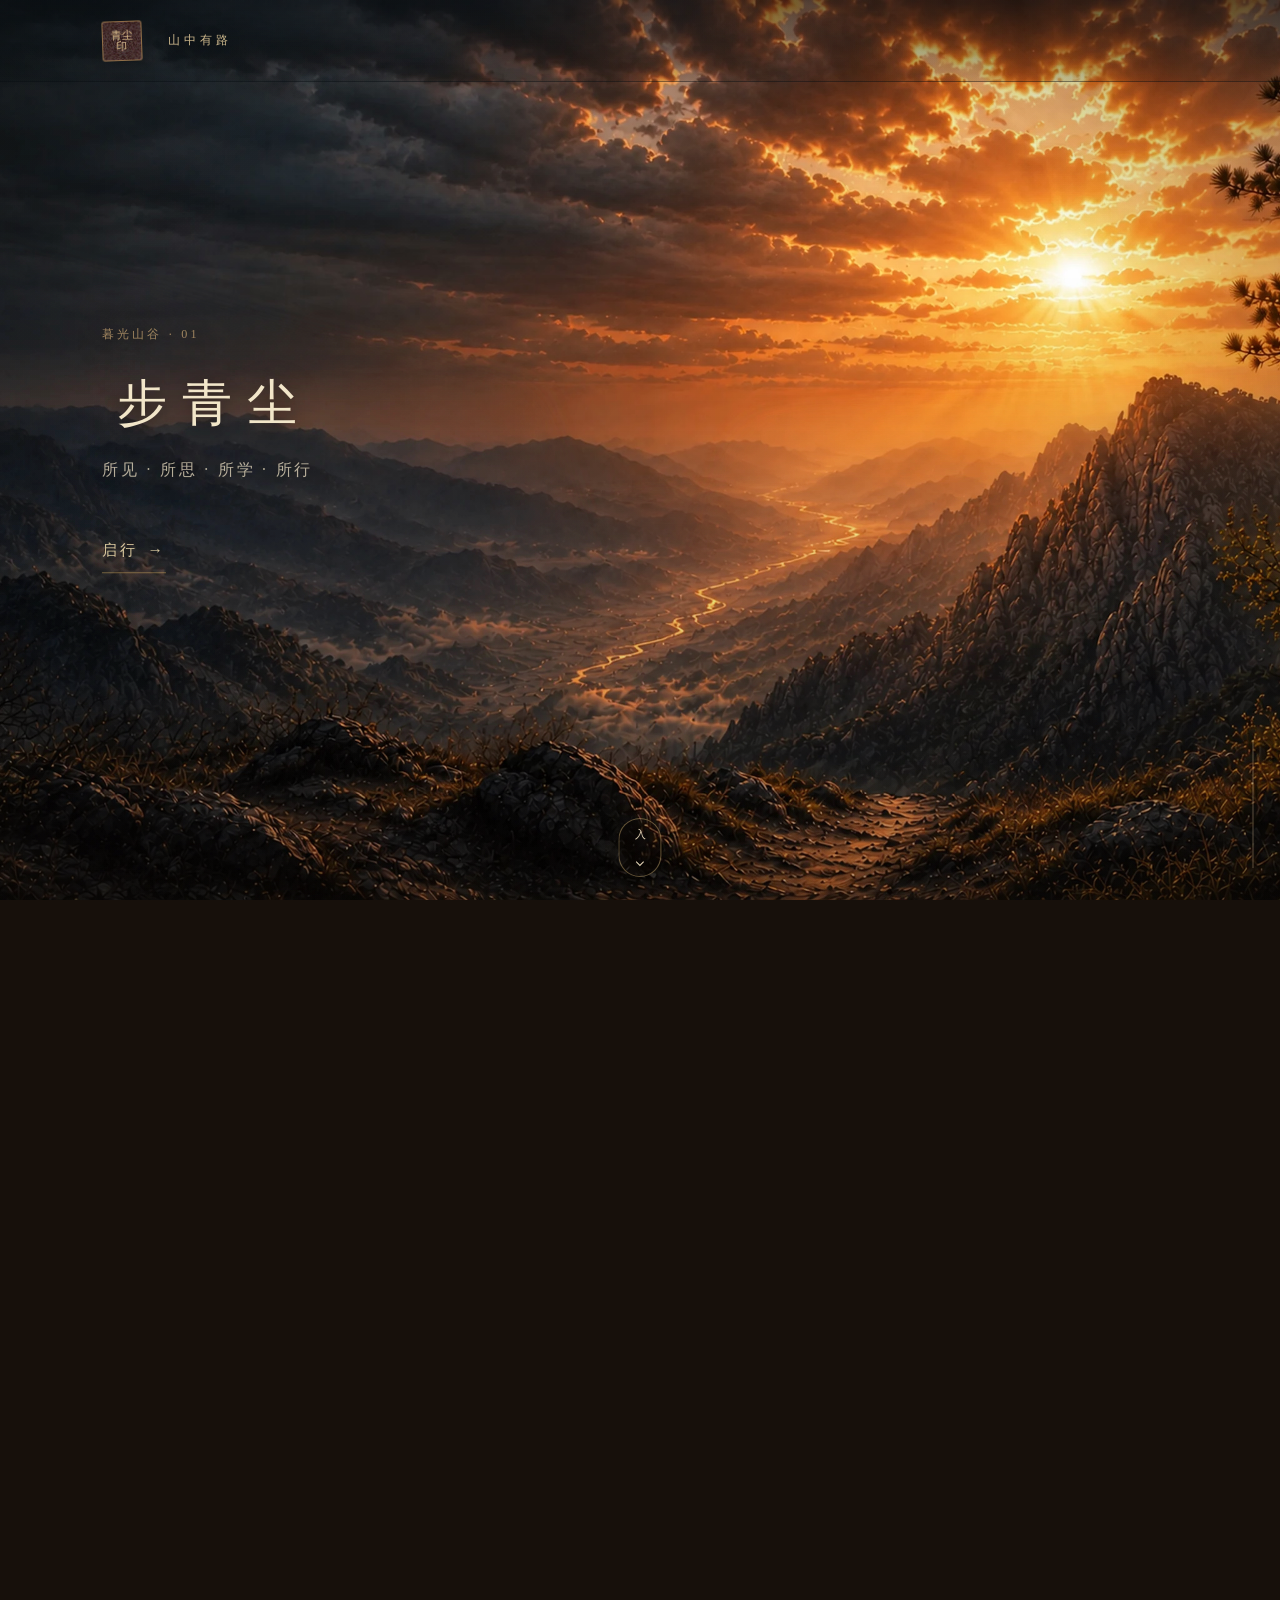
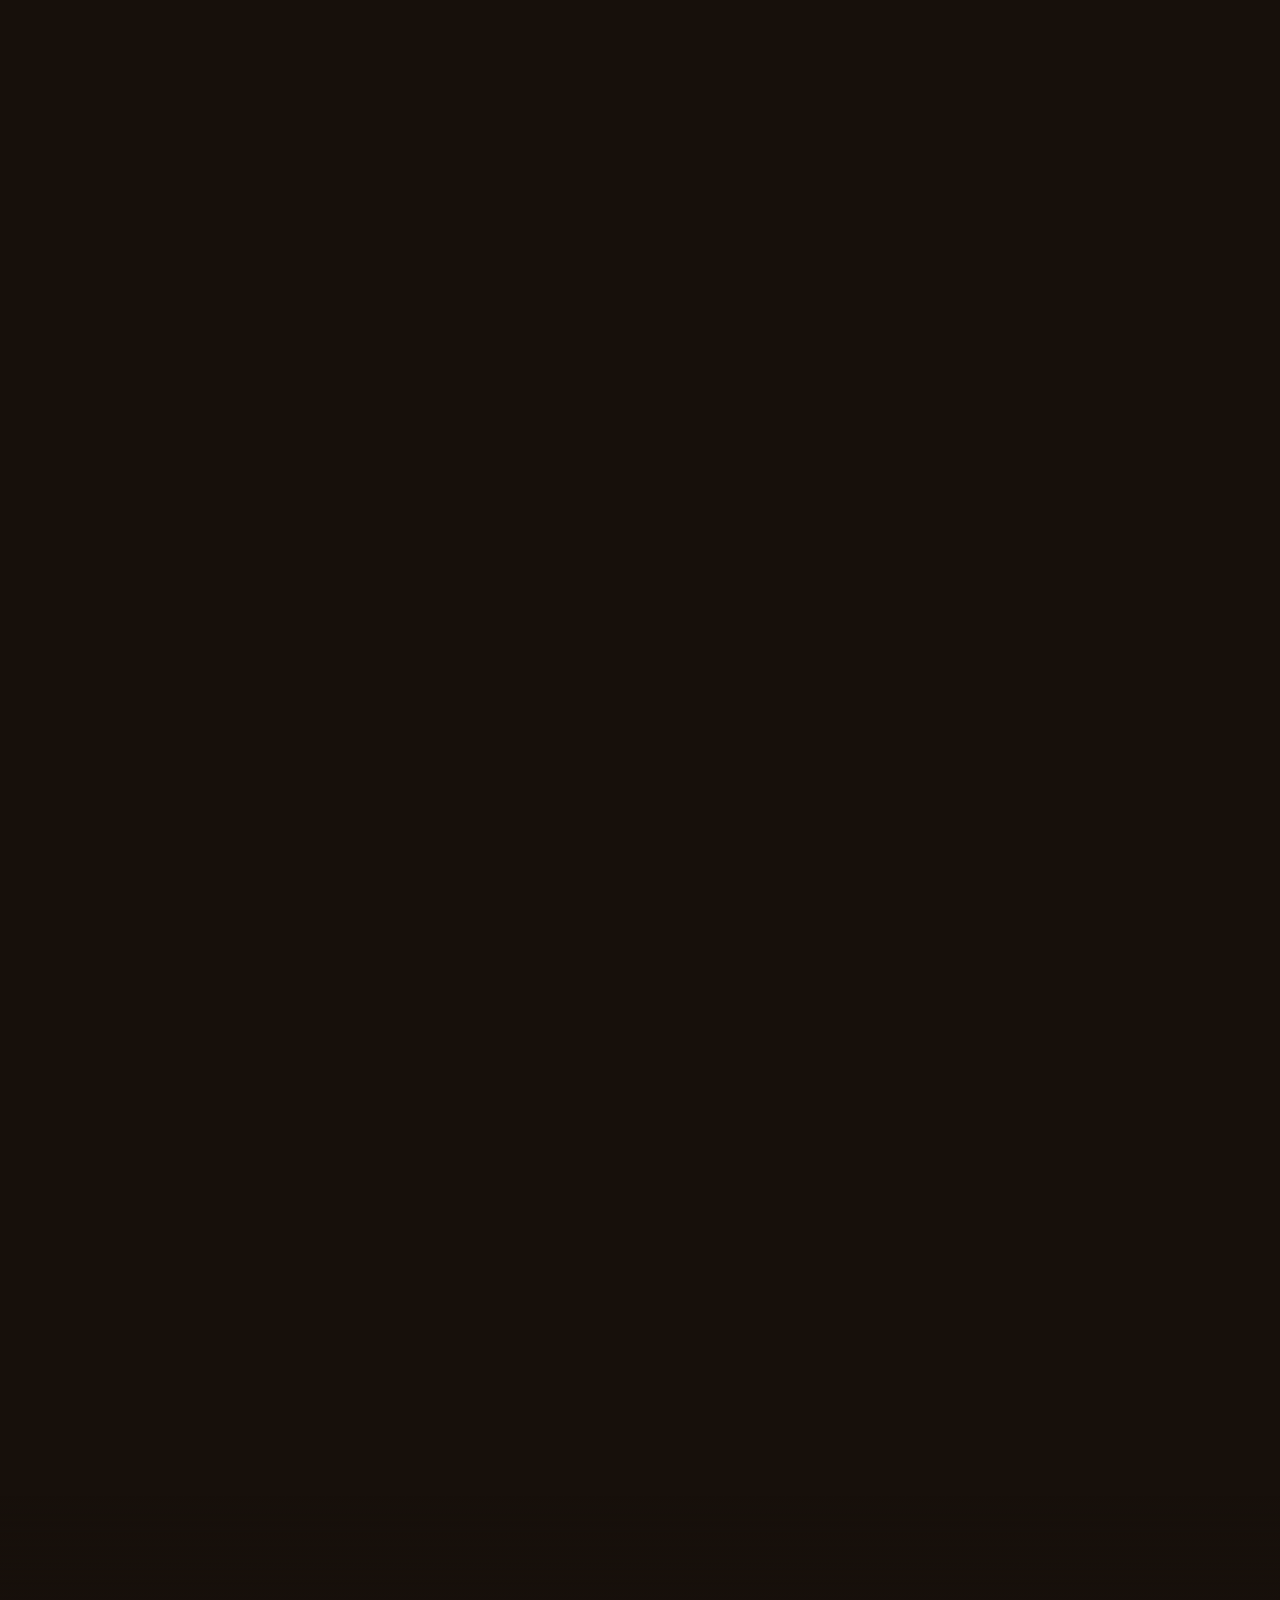
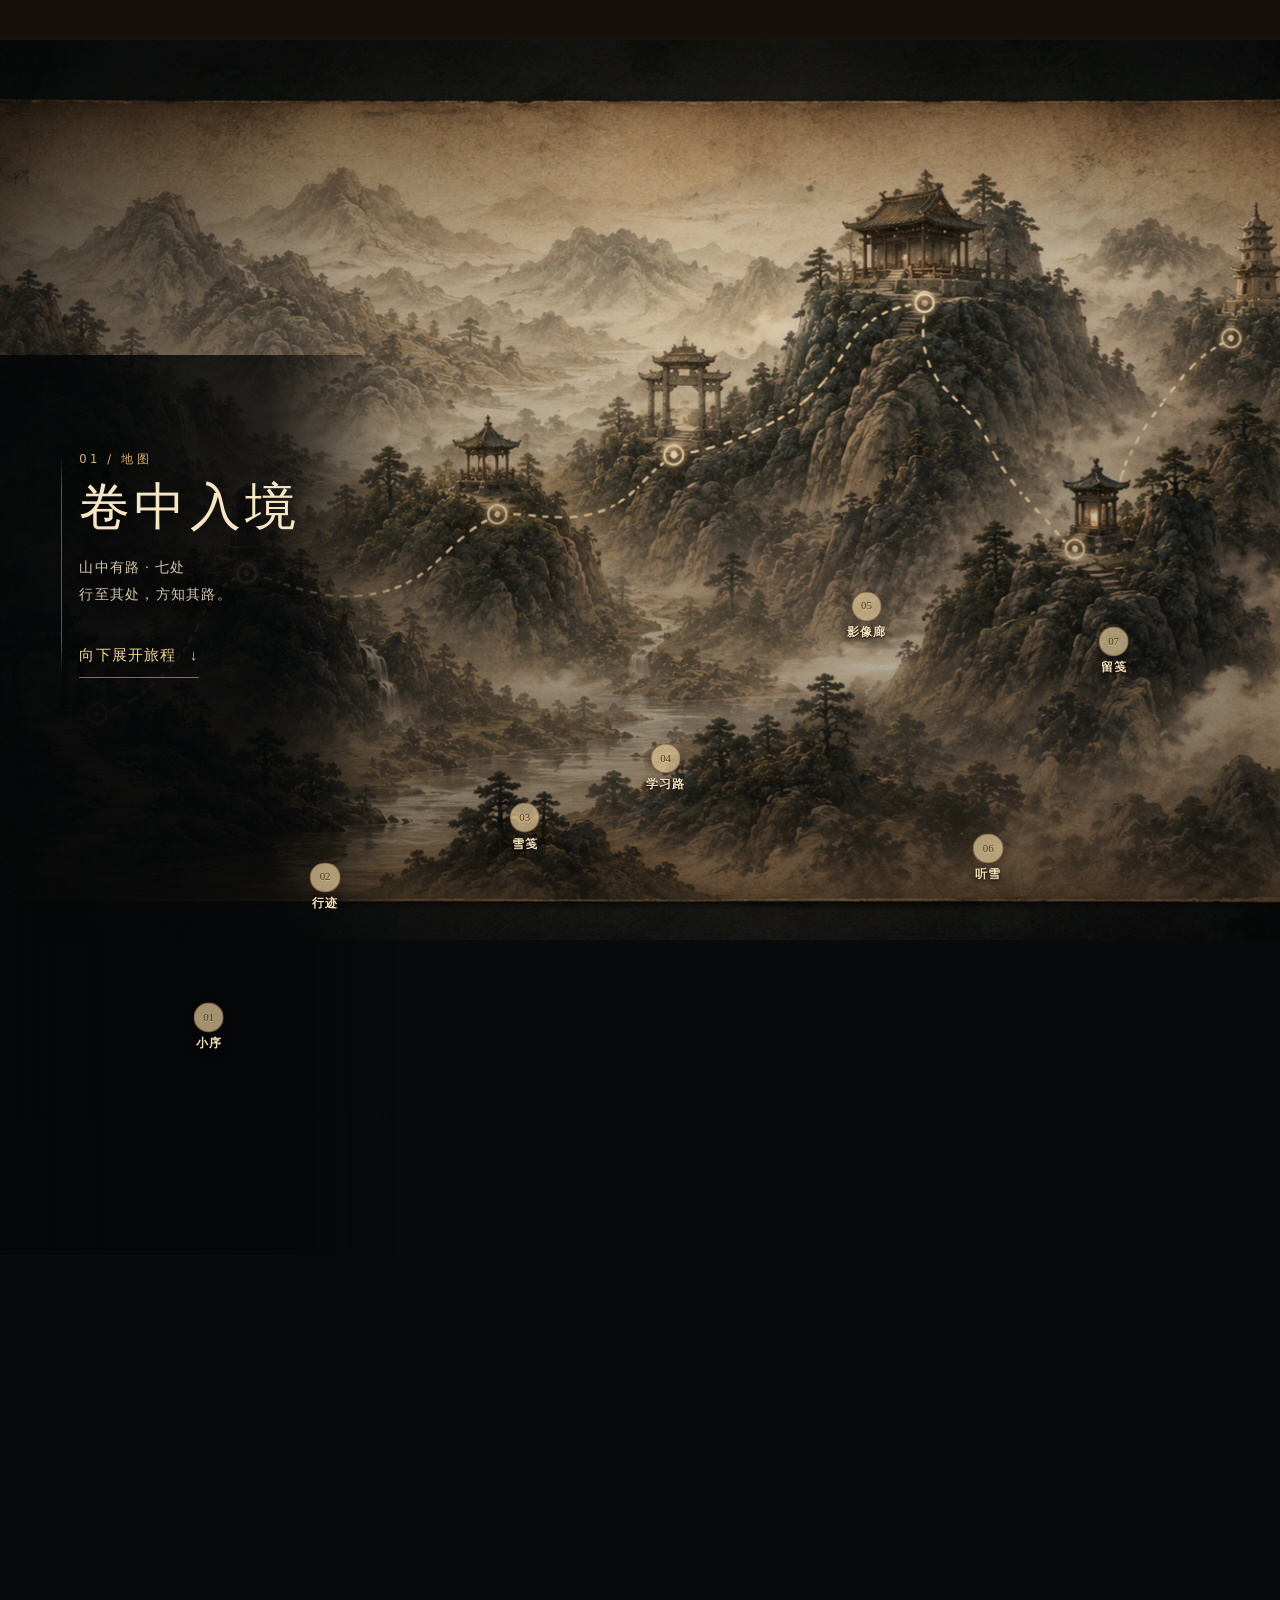
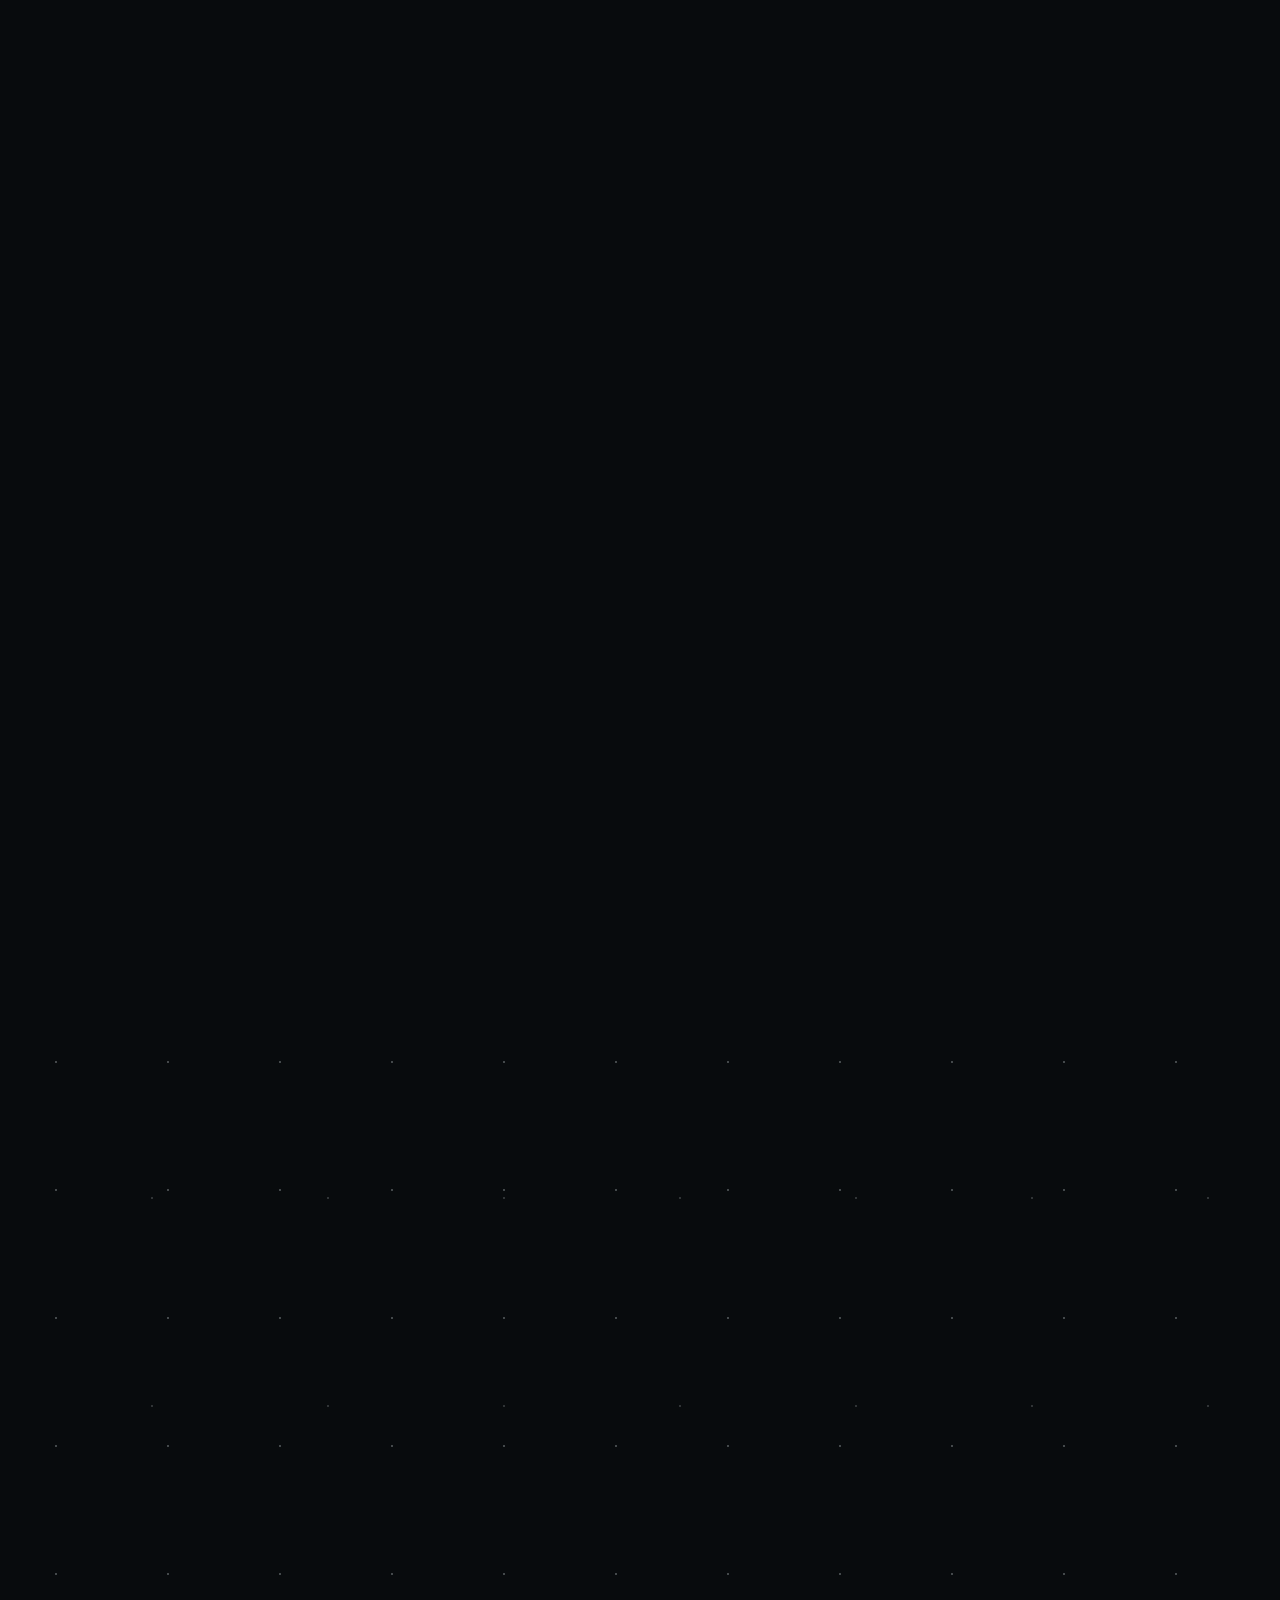
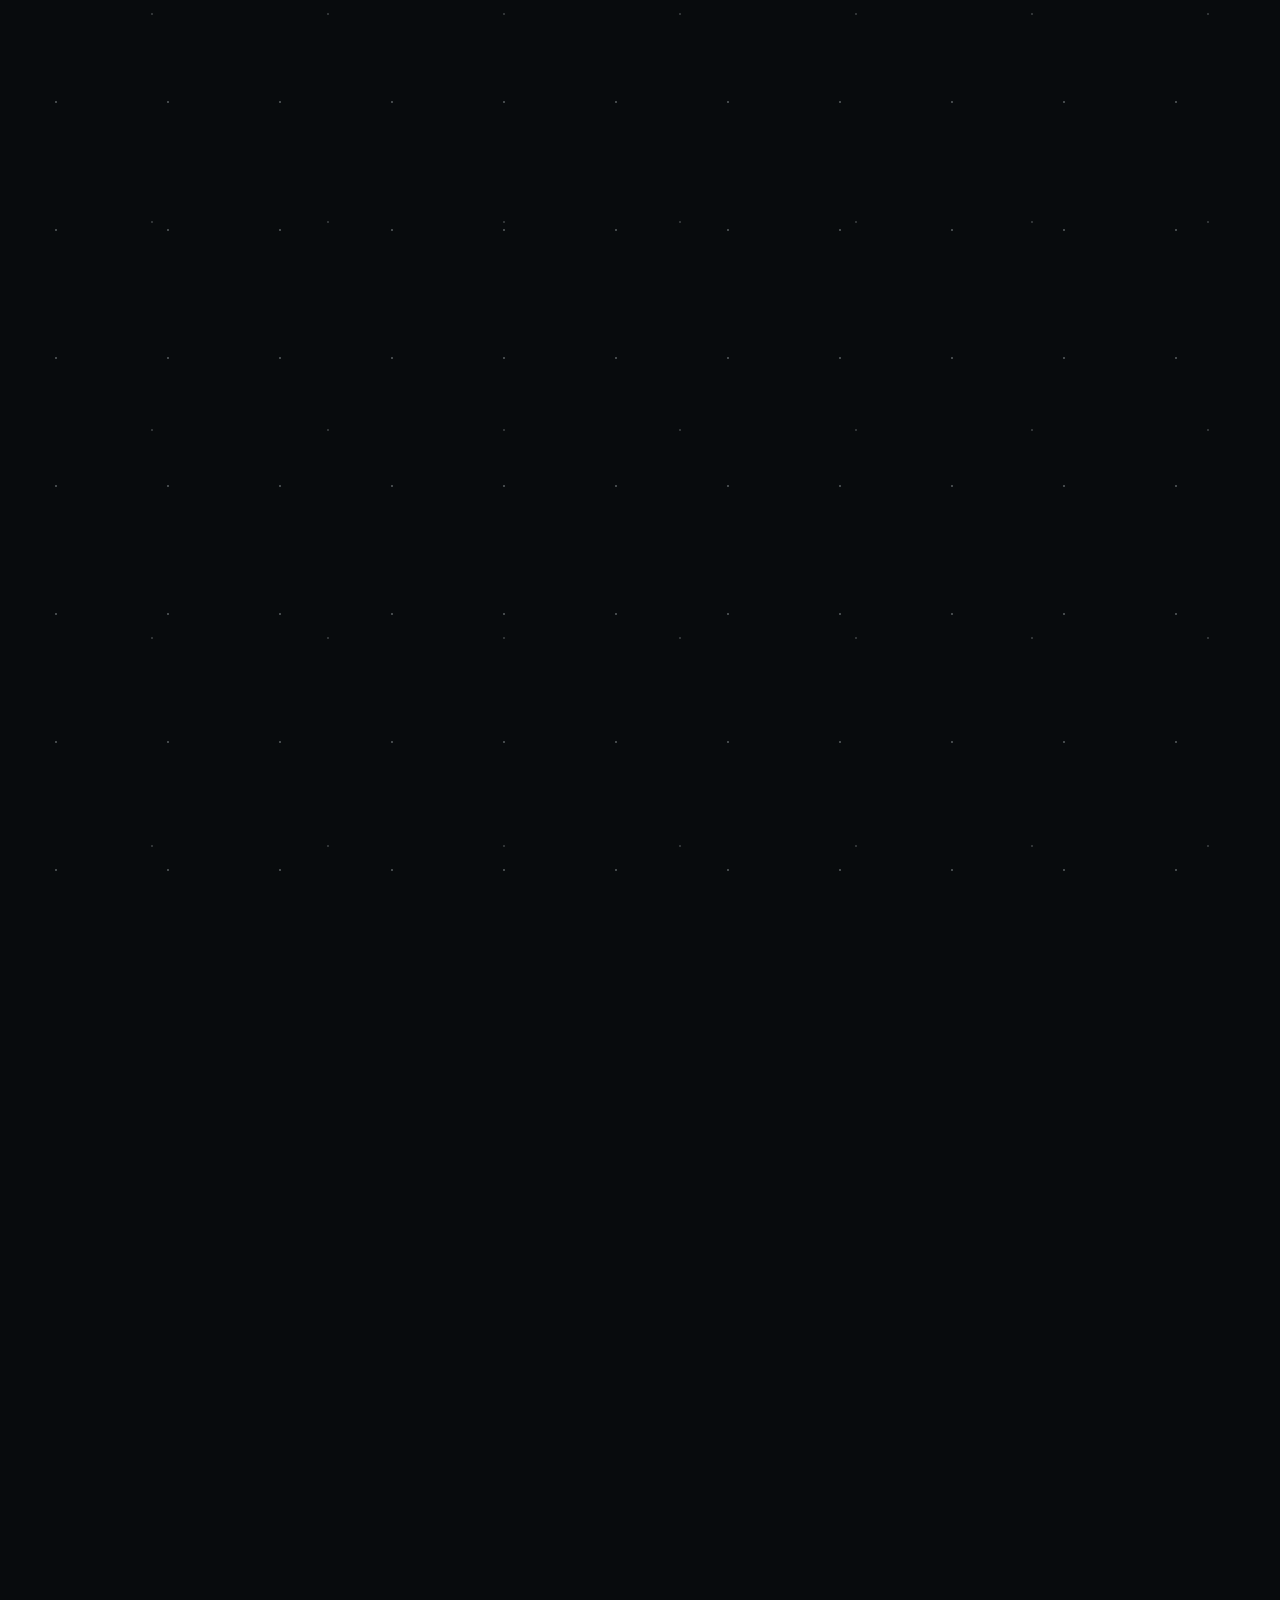
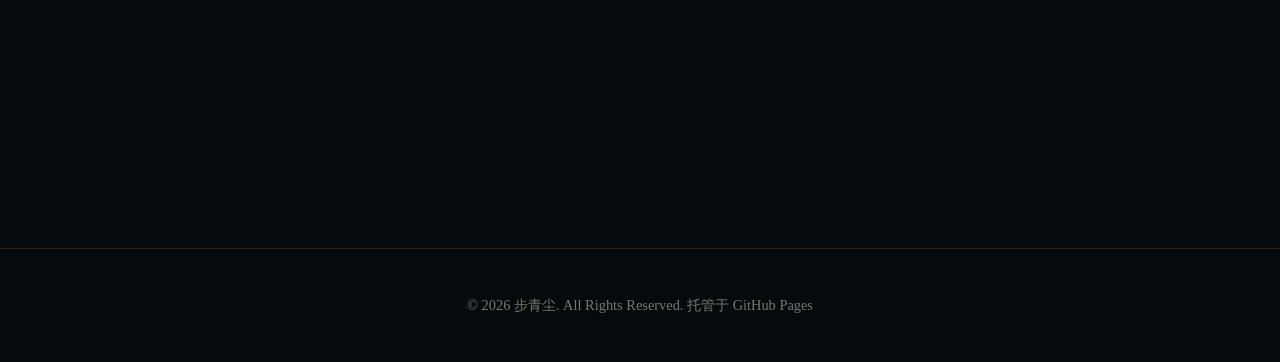
<file: index.html>
<!DOCTYPE html>
<html lang="zh-CN" data-ambient="dusk">
<head>
  <meta charset="UTF-8">
  <meta name="viewport" content="width=device-width, initial-scale=1.0">
  <title>步青尘｜山中有路 · 个人主页</title>
  <meta name="description" content="步青尘的个人主页。沿一卷山路，记录所见、所思、所学、所行，也收藏风景、文字与清音。">
  <meta name="author" content="步青尘">
  <meta name="robots" content="index, follow">
  <meta name="theme-color" content="#21150c">
  <link rel="icon" href="data:image/svg+xml,%3Csvg xmlns='http://www.w3.org/2000/svg' viewBox='0 0 64 64'%3E%3Crect width='64' height='64' rx='8' fill='%23faf7ef'/%3E%3Ctext x='32' y='42' font-size='34' text-anchor='middle' fill='%23cc4343' font-family='serif'%3E步%3C/text%3E%3C/svg%3E">
  <meta property="og:locale" content="zh_CN">
  <meta property="og:type" content="website">
  <meta property="og:site_name" content="步青尘">
  <meta property="og:title" content="步青尘｜山中有路 · 个人主页">
  <meta property="og:description" content="步青尘的个人主页。沿一卷山路，记录所见、所思、所学、所行，也收藏风景、文字与清音。">
  <meta property="og:url" content="https://uner9895-blip.github.io/liuyuexue-site/">
  <meta property="og:image" content="https://uner9895-blip.github.io/liuyuexue-site/assets/images/social/og-home-v5.jpg">
  <meta property="og:image:width" content="1200">
  <meta property="og:image:height" content="630">
  <meta property="og:image:type" content="image/jpeg">
  <meta property="og:image:alt" content="步青尘「山中有路」暮色山谷个人主页">
  <meta name="twitter:card" content="summary_large_image">
  <meta name="twitter:title" content="步青尘｜山中有路 · 个人主页">
  <meta name="twitter:description" content="步青尘的个人主页。沿一卷山路，记录所见、所思、所学、所行，也收藏风景、文字与清音。">
  <meta name="twitter:image" content="https://uner9895-blip.github.io/liuyuexue-site/assets/images/social/og-home-v5.jpg">
  <meta name="twitter:image:alt" content="步青尘「山中有路」暮色山谷个人主页">
  <link rel="canonical" href="https://uner9895-blip.github.io/liuyuexue-site/">
  <style>
    html[data-ambient="dusk"],
    html[data-ambient="dusk"] body { background: #21150c; }
  </style>
  <script type="application/ld+json">
    {
      "@context": "https://schema.org",
      "@type": "WebSite",
      "name": "步青尘｜山中有路 · 个人主页",
      "url": "https://uner9895-blip.github.io/liuyuexue-site/",
      "description": "步青尘的个人主页。沿一卷山路，记录所见、所思、所学、所行，也收藏风景、文字与清音。"
    }
  </script>
  <link rel="stylesheet" href="assets/css/style.css?v=2.3.1">
  <link rel="stylesheet" href="assets/css/v2-structure.css?v=2.0.0">
  <link rel="stylesheet" href="assets/css/home-route-map.css?v=4.2.1">
  <link rel="stylesheet" href="assets/css/home-v4-1.css?v=4.1.3">
  <link rel="stylesheet" href="assets/css/home-v5-five-chapter.css?v=5.1.1">
</head>
<body class="page-home page-home-v5">
  <div class="plum-shadows" aria-hidden="true"></div>
  <div class="ink-wash-bg" aria-hidden="true">
    <div class="ink-wash-1"></div>
    <div class="ink-wash-2"></div>
  </div>

  <svg class="ink-silhouette" viewBox="0 0 120 200" fill="currentColor" xmlns="http://www.w3.org/2000/svg" aria-hidden="true">
    <path d="M10,200 Q15,130 12,90 Q8,50 15,10 Q14,8 12,8 Q5,50 9,90 Q12,130 7,200 Z" opacity="0.6"/>
    <path d="M15,110 Q40,90 60,95 Q40,102 15,110 Z" opacity="0.8"/>
    <path d="M13,105 Q35,80 50,75 Q35,90 13,105 Z" opacity="0.8"/>
    <path d="M15,50 Q45,45 70,55 Q45,55 15,50 Z" opacity="0.8"/>
    <path d="M14,45 Q40,30 55,25 Q38,38 14,45 Z" opacity="0.8"/>
    <path d="M15,10 Q35,15 50,8 Q35,20 15,10 Z" opacity="0.8"/>
    <path d="M90,200 Q80,140 85,100 Q90,60 82,20 Q80,18 78,18 Q86,60 81,100 Q76,140 86,200 Z" opacity="0.4"/>
    <path d="M85,120 Q110,110 120,115 Q105,125 85,120 Z" opacity="0.5"/>
    <path d="M84,115 Q105,100 115,95 Q100,110 84,115 Z" opacity="0.5"/>
    <path d="M83,60 Q105,65 118,80 Q100,75 83,60 Z" opacity="0.5"/>
  </svg>

  <header>
    <nav class="nav-container" aria-label="主导航">
      <a class="logo" href="index.html" aria-label="步青尘首页">
        <span class="seal home-v41-brand-seal" aria-hidden="true">青尘<br>印</span>
        <span class="home-v5-world-name" aria-hidden="true">山中有路</span>
      </a>
      <button class="burger-btn" type="button" aria-label="打开导航菜单" aria-expanded="false" aria-controls="site-menu">
        <span class="burger-line"></span>
        <span class="burger-line"></span>
        <span class="burger-line"></span>
      </button>
      <ul class="nav-menu" id="site-menu">
        <li class="nav-item active"><a href="index.html" aria-current="page">起行</a></li>
        <li class="nav-item"><a href="about.html">小序</a></li>
        <li class="nav-item"><a href="projects.html">行迹</a></li>
        <li class="nav-item"><a href="articles.html">雪笺</a></li>
        <li class="nav-item"><a href="learning.html">学习路</a></li>
        <li class="nav-item"><a href="gallery.html">影像廊</a></li>
        <li class="nav-item"><a href="music.html">听雪</a></li>
        <li class="nav-item"><a href="contact.html">留笺</a></li>
      </ul>
    </nav>
  </header>

  <main class="page-fade">
    <!-- Homepage V4.1：见山 → 启行 → 入谷 → 谷中呼吸 → 卷开 → 小序 -->
    <section class="home-v41-journey" id="home-journey" aria-label="暮光山谷连续滚动开场：见山、启行、入谷、谷中呼吸、卷开、小序">
      <div class="home-v41-stage" id="home-v41-stage">
        <div class="home-v41-world" id="home-v41-world" aria-hidden="true">
          <div class="home-v41-layer home-v41-layer-base"></div>
          <div class="home-v41-layer home-v41-layer-road"></div>
          <div class="home-v41-layer home-v41-layer-cliff"></div>
          <div class="home-v41-layer home-v41-layer-left"></div>
        </div>

        <div class="home-v41-mist home-v41-mist-a" aria-hidden="true"></div>
        <div class="home-v41-mist home-v41-mist-b" aria-hidden="true"></div>
        <div class="home-v41-vignette" aria-hidden="true"></div>
        <div class="home-v41-dusk-wash" aria-hidden="true"></div>
        <div class="home-v41-paper-grain" aria-hidden="true"></div>

        <section class="home-v41-hero-copy" aria-labelledby="home-v41-title">
          <div class="home-v41-hero-eyebrow">
            <span class="home-v41-kicker-zh">暮光山谷 · 01</span>
          </div>
          <h1 id="home-v41-title" class="home-v41-hero-title">步青尘</h1>
          <p class="home-v41-hero-subtitle">所见 · 所思 · 所学 · 所行</p>
          <div class="home-v41-hero-actions" aria-label="首页主要入口">
            <a class="home-v41-primary-action" href="#home-prologue" data-home-v41-scroll="0.14">启行<span class="home-v41-arrow">→</span></a>
          </div>
        </section>

        <section class="home-v41-prologue" id="home-prologue" data-home-v41-progress="0.90" aria-labelledby="home-v41-prologue-title">
          <div class="home-v41-prologue-rail" aria-hidden="true"></div>
          <div class="home-v41-prologue-head">
            <span class="home-v41-prologue-chapter">序 · 01</span>
            <span class="home-v41-prologue-seal" aria-hidden="true">序</span>
          </div>
          <h2 id="home-v41-prologue-title" class="home-v41-prologue-title">小序</h2>
          <div class="home-v41-prologue-body">
            <p class="home-v41-prologue-line">这里是「步青尘」的山谷。</p>
            <p class="home-v41-prologue-line">我在纸上走路，也在生活里行走。</p>
            <p class="home-v41-prologue-line">记录所见、所思、所学、所行，</p>
            <p class="home-v41-prologue-line">也收藏一些温柔而安定的瞬间。</p>
            <p class="home-v41-prologue-line">愿你在此，遇见一段属于自己的路。</p>
          </div>
          <div class="home-v41-prologue-actions" aria-label="继续进入其他空间">
            <a class="home-v41-prologue-primary" href="#home-route-map">展卷<span class="home-v41-arrow">→</span></a>
          </div>
        </section>

        <a class="home-v41-scroll-cue" href="#home-prologue" data-home-v41-scroll="0.14" aria-label="向下滚动进入山谷">
          <span>入</span>
          <svg viewBox="0 0 24 24" aria-hidden="true"><path d="m6 9 6 6 6-6"/></svg>
        </a>

        <div class="home-v41-progress-rail" aria-hidden="true"><i></i></div>
      </div>
    </section>

    <div class="home-v5-journey" id="home-v5-journey">
      <div class="home-v5-world" aria-hidden="true">
        <figure class="home-v5-world-layer home-v5-world-layer--map">
          <picture>
            <source type="image/avif" srcset="assets/visuals/home/v5/optimized/a1-map-world.avif">
            <source type="image/webp" srcset="assets/visuals/home/v5/optimized/a1-map-world.webp">
            <img src="assets/visuals/home/v5/a1-map-world.png" width="1672" height="941" decoding="async" alt="">
          </picture>
        </figure>
        <figure class="home-v5-world-layer home-v5-world-layer--dusk">
          <picture>
            <source type="image/avif" srcset="assets/visuals/home/v5/optimized/a2-dusk-road-world.avif">
            <source type="image/webp" srcset="assets/visuals/home/v5/optimized/a2-dusk-road-world.webp">
            <img src="assets/visuals/home/v5/a2-dusk-road-world.png" width="1672" height="941" decoding="async" alt="">
          </picture>
          <picture>
            <source type="image/avif" srcset="assets/visuals/home/v5/optimized/a2-dusk-road-world.avif">
            <source type="image/webp" srcset="assets/visuals/home/v5/optimized/a2-dusk-road-world.webp">
            <img class="home-v5-mobile-road" src="assets/visuals/home/v5/a2-dusk-road-world.png" width="1672" height="941" decoding="async" alt="">
          </picture>
        </figure>
        <figure class="home-v5-world-layer home-v5-world-layer--snow">
          <picture>
            <source type="image/avif" srcset="assets/visuals/home/v5/optimized/a3-listen-snow-world.avif">
            <source type="image/webp" srcset="assets/visuals/home/v5/optimized/a3-listen-snow-world.webp">
            <img src="assets/visuals/home/v5/a3-listen-snow-world.png" width="1536" height="1024" decoding="async" alt="">
          </picture>
          <picture>
            <source type="image/avif" srcset="assets/visuals/home/v5/optimized/a3-listen-snow-world.avif">
            <source type="image/webp" srcset="assets/visuals/home/v5/optimized/a3-listen-snow-world.webp">
            <img class="home-v5-mobile-snow-detail" src="assets/visuals/home/v5/a3-listen-snow-world.png" width="1536" height="1024" decoding="async" alt="">
          </picture>
        </figure>
        <div class="home-v5-world-tone"></div>
        <div class="home-v5-world-vignette"></div>
      </div>

      <section class="home-scroll-section home-route-section route-guide mount-map home-v5-chapter home-v5-map" id="home-route-map" aria-labelledby="route-map-title">
        <div class="home-v5-map-stage">
          <div class="home-v5-chapter-copy home-v5-map-copy">
            <p class="home-v5-eyebrow">01 / 地图</p>
            <h2 id="route-map-title">卷中入境</h2>
            <p>山中有路 · 七处<br>行至其处，方知其路。</p>
            <a class="home-v5-cta" href="#home-v5-entry">向下展开旅程 <span aria-hidden="true">↓</span></a>
          </div>

          <span class="home-v5-map-mobile-route" aria-hidden="true"></span>

          <nav class="mount-map__landmarks home-v5-landmarks" aria-label="路线地图导航">
            <a class="mount-map__landmark" href="#home-prologue" data-landmark="about" aria-label="01 小序，山门起点">
              <span class="home-v5-node"><b>01</b><strong>小序</strong></span>
            </a>
            <a class="mount-map__landmark" href="projects.html" data-landmark="projects" aria-label="02 行迹，石碑路标">
              <span class="home-v5-node"><b>02</b><strong>行迹</strong></span>
            </a>
            <a class="mount-map__landmark" href="articles.html" data-landmark="articles" aria-label="03 雪笺，山中信亭">
              <span class="home-v5-node"><b>03</b><strong>雪笺</strong></span>
            </a>
            <a class="mount-map__landmark" href="learning.html" data-landmark="learning" aria-label="04 学习路，山中书院">
              <span class="home-v5-node"><b>04</b><strong>学习路</strong></span>
            </a>
            <a class="mount-map__landmark" href="#home-gallery-title" data-landmark="gallery" aria-label="05 影像廊，高台楼阁">
              <span class="home-v5-node"><b>05</b><strong>影像廊</strong></span>
            </a>
            <a class="mount-map__landmark" href="music.html" data-landmark="music" aria-label="06 听雪，雪中灯亭">
              <span class="home-v5-node"><b>06</b><strong>听雪</strong></span>
            </a>
            <a class="mount-map__landmark" href="contact.html" data-landmark="contact" aria-label="07 留笺，峰顶留笺处">
              <span class="home-v5-node"><b>07</b><strong>留笺</strong></span>
            </a>
          </nav>
        </div>
      </section>

      <section class="home-scroll-section home-v5-chapter home-v5-entry" id="home-v5-entry" aria-labelledby="home-v5-entry-title">
        <div class="home-v5-chapter-copy home-v5-entry-copy">
          <p class="home-v5-eyebrow">02 / 入境</p>
          <h2 id="home-v5-entry-title">行入山中</h2>
          <p>远山渐近，尘嚣渐远。<br>脚下的路，开始有了温度。</p>
          <a class="home-v5-cta" href="#home-cat-title">继续前行 <span aria-hidden="true">→</span></a>
        </div>
        <div class="home-v5-road-cue" aria-hidden="true"><i></i><span>循石路而行</span></div>
      </section>

      <section class="home-scroll-section home-companion-section home-v5-chapter home-v5-companion" aria-labelledby="home-cat-title">
        <div class="home-v5-chapter-copy home-v5-companion-copy">
          <p class="home-v5-eyebrow">03 / 旅伴</p>
          <h2 id="home-cat-title">阿尘</h2>
          <p>愿意醒来，愿意可爱，<br>也愿意陪你再走一程。</p>
          <button class="home-v5-cta" type="button" data-home-cat-action>与阿尘相逢 <span aria-hidden="true">→</span></button>
        </div>
        <div class="home-v5-companion-ground" aria-hidden="true"><i></i></div>
      </section>

      <section class="home-scroll-section home-snow-section home-v5-chapter home-v5-snow" aria-labelledby="home-snow-title">
        <div class="home-v5-chapter-copy home-v5-snow-copy">
          <p class="home-v5-eyebrow">04 / 听雪</p>
          <h2 id="home-snow-title">听雪</h2>
          <p>月下生微灯，<br>雪落听清音。</p>
          <a class="home-v5-cta" href="music.html">循声入雪 <span aria-hidden="true">→</span></a>
        </div>
        <div class="home-v5-snow-drift" aria-hidden="true"></div>
      </section>

      <section class="home-scroll-section home-gallery-section home-v5-chapter home-v5-gallery" aria-labelledby="home-gallery-title">
        <div class="home-v5-gallery-layout">
          <div class="home-v5-chapter-copy home-v5-gallery-copy">
            <p class="home-v5-eyebrow">05 / 所见</p>
            <h2 id="home-gallery-title">影像廊</h2>
            <p>山影 · 微雾<br>一帧风景，也可以是一段故事。</p>
            <a class="home-v5-cta" href="gallery.html">进入影像廊 <span aria-hidden="true">→</span></a>
          </div>

          <a class="home-v5-memories" href="gallery.html" aria-label="浏览三帧沿途真实影像并进入影像廊">
            <figure class="home-v5-memory home-v5-memory--main">
              <img src="assets/images/gallery/3df858748cd0f8375a2a4f2727a2b05b.jpg" width="1159" height="689" loading="lazy" decoding="async" alt="远处山谷、河面倒影和被云光照亮的山坡">
            </figure>
            <figure class="home-v5-memory home-v5-memory--cloud">
              <img src="assets/images/gallery/1534941e2495b8bc5b1b0722ea1ae57c.jpg" width="1279" height="1704" loading="lazy" decoding="async" alt="傍晚天空里层叠的蓝灰云与透出的日光">
            </figure>
            <figure class="home-v5-memory home-v5-memory--moss">
              <img src="assets/images/gallery/spring_moss.jpg" width="1024" height="1024" loading="lazy" decoding="async" alt="雨后林地里带着水汽的青苔与细小新芽">
            </figure>
          </a>
        </div>
      </section>

      <section class="home-scroll-section home-v5-ending" aria-labelledby="home-v5-ending-title">
        <div class="home-v5-ending-copy">
          <p class="home-v5-eyebrow">卷末</p>
          <h2 id="home-v5-ending-title" class="sr-only">卷末</h2>
          <p>一段风景，<br>也是一段故事。</p>
          <a class="home-v5-cta" href="#home-journey">回到卷首 <span aria-hidden="true">↑</span></a>
        </div>
      </section>
    </div>
  </main>
 
  <footer class="home-v5-footer">
    <div class="footer-content">
      <p class="footer-text">© 2026 步青尘. All Rights Reserved. 托管于 GitHub Pages</p>
    </div>
  </footer>
 
  <!-- 听雪小筑音乐挂件 -->
  <div class="music-widget" role="complementary" aria-label="听雪小筑音乐播放器">
    <button class="music-pendant" type="button" aria-label="展开音乐播放器" aria-expanded="false">
      <svg viewBox="0 0 24 24" fill="none" stroke="currentColor" stroke-width="1.5" stroke-linecap="round" stroke-linejoin="round">
        <circle cx="12" cy="6" r="3" />
        <path d="M12 9v7" />
        <path d="M9 16h6l-3 5z" />
      </svg>
    </button>
    <div class="music-card">
      <div class="music-info">
        <span class="music-title">一曲清音</span>
        <span class="music-subtitle">春风入梅枝 · 古琴清心调</span>
      </div>
      <div class="music-controls">
        <button class="music-play-btn" type="button" aria-label="播放音乐">
          <svg viewBox="0 0 24 24"><path d="M8 5v14l11-7z"/></svg>
        </button>
        <div class="music-volume">
          <svg viewBox="0 0 24 24" fill="none" stroke="currentColor" stroke-width="2" stroke-linecap="round" stroke-linejoin="round">
            <polygon points="11 5 6 9 2 9 2 15 6 15 11 19 11 5"></polygon>
            <path d="M19.07 4.93a10 10 0 0 1 0 14.14M15.54 8.46a5 5 0 0 1 0 7.07"></path>
          </svg>
          <input type="range" class="volume-slider" min="0" max="1" step="0.05" value="0.5" aria-label="音量调节">
        </div>
      </div>
    </div>
  </div>
 
  <!-- 黑猫陪伴挂载区（Codex 接管视觉资源） -->
  <div class="companion-zone" aria-hidden="true">
    <div class="home-v5-lantern">
      <picture>
        <source type="image/avif" srcset="assets/visuals/home/v5/optimized/companion-lantern.avif">
        <source type="image/webp" srcset="assets/visuals/home/v5/optimized/companion-lantern.webp">
        <img src="assets/visuals/home/v5/companion-lantern.png" width="1086" height="1448" decoding="async" alt="">
      </picture>
    </div>
  </div>

  <script src="assets/data/site-data.js?v=2.3.1"></script>
  <script src="assets/vendor/gsap/gsap.min.js?v=3.15.0"></script>
  <script src="assets/vendor/gsap/ScrollTrigger.min.js?v=3.15.0"></script>
  <script src="assets/js/main.js?v=2.3.1"></script>
  <script src="assets/js/home-v4-1.js?v=4.1.2"></script>
  <script src="assets/js/home-route-map-v2.js?v=4.2.1"></script>
  <script src="assets/js/home-v5-five-chapter.js?v=5.1.0"></script>
</body>
</html>
</file>
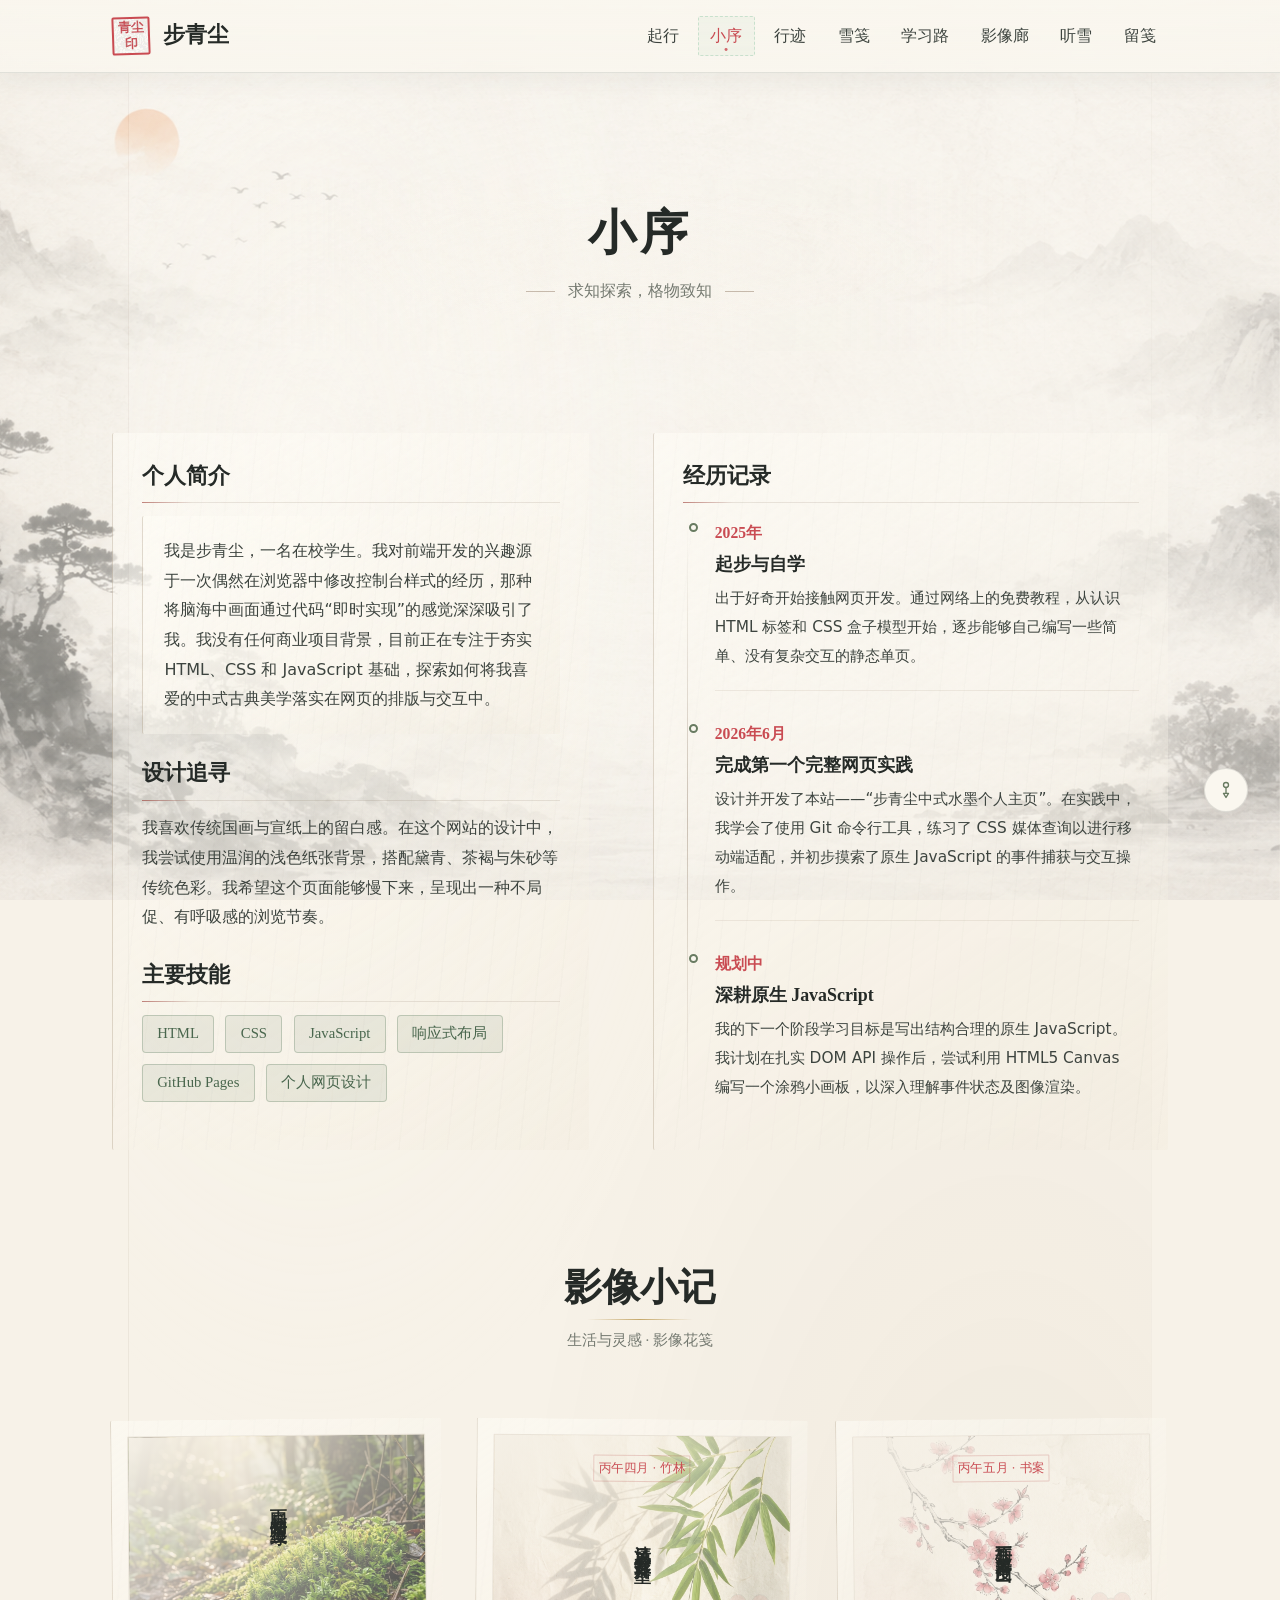
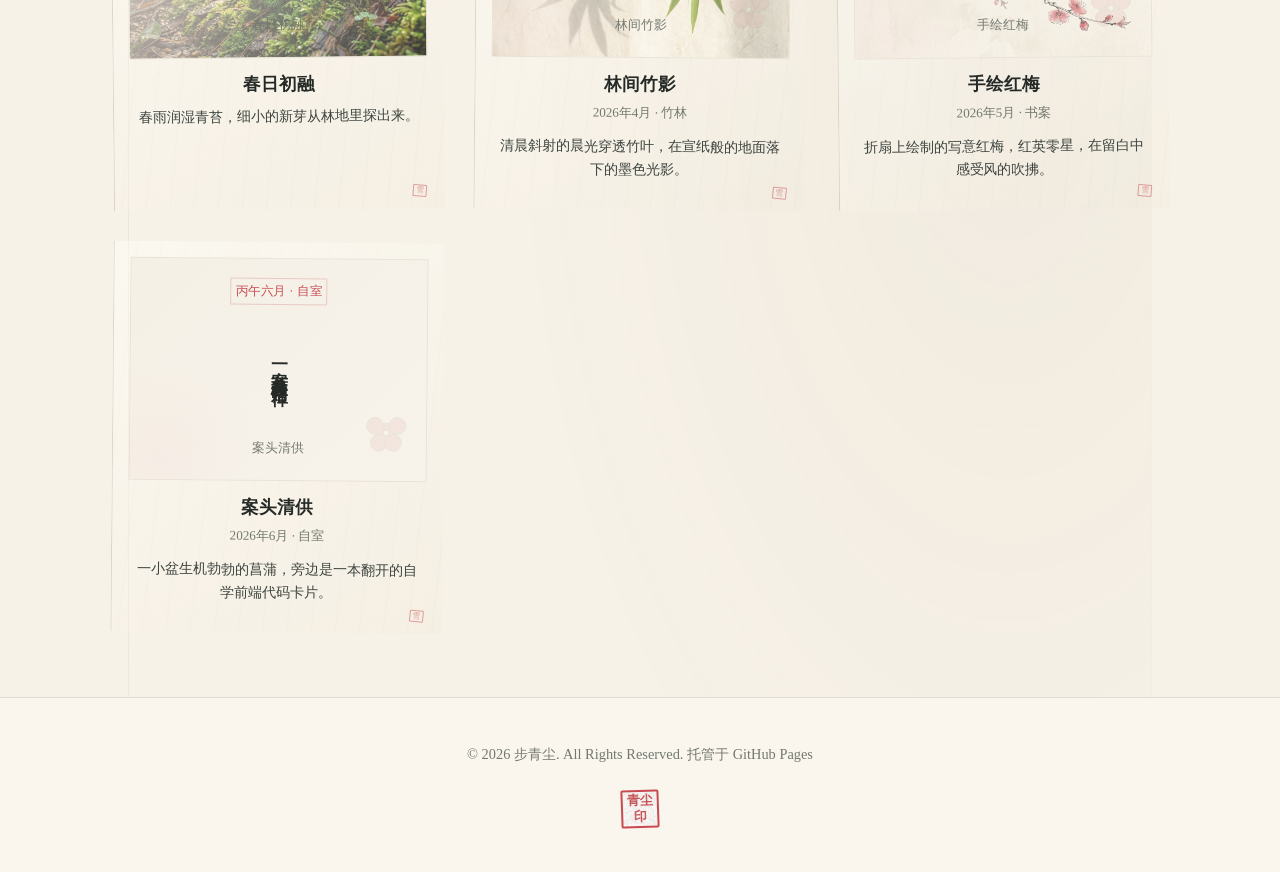
<file: about.html>
<!DOCTYPE html>
<html lang="zh-CN">
<head>
  <meta charset="UTF-8">
  <meta name="viewport" content="width=device-width, initial-scale=1.0">
  <title>小序 | 步青尘</title>
  <meta name="description" content="步青尘的小序。记录个人简介、设计追寻、学习经历，以及这座个人主页一路形成的来路。">
  <meta name="author" content="步青尘">
  <meta name="robots" content="index, follow">
  <meta name="theme-color" content="#fbf8f1">
  <link rel="icon" href="data:image/svg+xml,%3Csvg xmlns='http://www.w3.org/2000/svg' viewBox='0 0 64 64'%3E%3Crect width='64' height='64' rx='8' fill='%23faf7ef'/%3E%3Ctext x='32' y='42' font-size='34' text-anchor='middle' fill='%23cc4343' font-family='serif'%3E步%3C/text%3E%3C/svg%3E">
  <meta property="og:locale" content="zh_CN">
  <meta property="og:type" content="website">
  <meta property="og:site_name" content="步青尘">
  <meta property="og:title" content="小序 | 步青尘">
  <meta property="og:description" content="步青尘的小序。记录个人简介、设计追寻、学习经历，以及这座个人主页一路形成的来路。">
  <meta property="og:url" content="https://uner9895-blip.github.io/liuyuexue-site/about.html">
  <meta property="og:image" content="https://uner9895-blip.github.io/liuyuexue-site/assets/images/social/og-home-v5.jpg">
  <meta property="og:image:width" content="1200">
  <meta property="og:image:height" content="630">
  <meta property="og:image:type" content="image/jpeg">
  <meta property="og:image:alt" content="步青尘「山中有路」暮色山谷个人主页">
  <meta name="twitter:card" content="summary_large_image">
  <meta name="twitter:title" content="小序 | 步青尘">
  <meta name="twitter:description" content="步青尘的小序。记录个人简介、设计追寻、学习经历，以及这座个人主页一路形成的来路。">
  <meta name="twitter:image" content="https://uner9895-blip.github.io/liuyuexue-site/assets/images/social/og-home-v5.jpg">
  <meta name="twitter:image:alt" content="步青尘「山中有路」暮色山谷个人主页">
  <link rel="canonical" href="https://uner9895-blip.github.io/liuyuexue-site/about.html">
  <link rel="stylesheet" href="assets/css/style.css?v=2.3.0">
</head>
<body class="page-about">
  <div class="plum-shadows" aria-hidden="true"></div>
  <div class="ink-wash-bg" aria-hidden="true">
    <div class="ink-wash-1"></div>
    <div class="ink-wash-2"></div>
  </div>

  <svg class="ink-silhouette" viewBox="0 0 120 200" fill="currentColor" xmlns="http://www.w3.org/2000/svg" aria-hidden="true">
    <path d="M10,200 Q15,130 12,90 Q8,50 15,10 Q14,8 12,8 Q5,50 9,90 Q12,130 7,200 Z" opacity="0.6"/>
    <path d="M15,110 Q40,90 60,95 Q40,102 15,110 Z" opacity="0.8"/>
    <path d="M13,105 Q35,80 50,75 Q35,90 13,105 Z" opacity="0.8"/>
    <path d="M15,50 Q45,45 70,55 Q45,55 15,50 Z" opacity="0.8"/>
    <path d="M14,45 Q40,30 55,25 Q38,38 14,45 Z" opacity="0.8"/>
    <path d="M15,10 Q35,15 50,8 Q35,20 15,10 Z" opacity="0.8"/>
    <path d="M90,200 Q80,140 85,100 Q90,60 82,20 Q80,18 78,18 Q86,60 81,100 Q76,140 86,200 Z" opacity="0.4"/>
    <path d="M85,120 Q110,110 120,115 Q105,125 85,120 Z" opacity="0.5"/>
    <path d="M84,115 Q105,100 115,95 Q100,110 84,115 Z" opacity="0.5"/>
    <path d="M83,60 Q105,65 118,80 Q100,75 83,60 Z" opacity="0.5"/>
  </svg>

  <header>
    <nav class="nav-container" aria-label="主导航">
      <a class="logo" href="index.html" aria-label="步青尘首页">
        <span class="seal">青尘<br>印</span>
        <span class="logo-text">步青尘</span>
      </a>
      <button class="burger-btn" type="button" aria-label="打开导航菜单" aria-expanded="false" aria-controls="site-menu">
        <span class="burger-line"></span>
        <span class="burger-line"></span>
        <span class="burger-line"></span>
      </button>
      <ul class="nav-menu" id="site-menu">
        <li class="nav-item"><a href="index.html">起行</a></li>
        <li class="nav-item active"><a href="about.html" aria-current="page">小序</a></li>
        <li class="nav-item"><a href="projects.html">行迹</a></li>
        <li class="nav-item"><a href="articles.html">雪笺</a></li>
        <li class="nav-item"><a href="learning.html">学习路</a></li>
        <li class="nav-item"><a href="gallery.html">影像廊</a></li>
        <li class="nav-item"><a href="music.html">听雪</a></li>
        <li class="nav-item"><a href="contact.html">留笺</a></li>
      </ul>
    </nav>
  </header>

  <main class="page-fade">
    <section class="page-title-section scroll-reveal">
      <h1 class="page-title">小序</h1>
      <p class="page-subtitle">求知探索，格物致知</p>
    </section>
 
    <div class="about-grid">
      <section class="about-intro-section scroll-reveal" aria-label="个人信息">
        <div>
          <h2 class="section-subheading">个人简介</h2>
          <div class="concept-box">
            我是步青尘，一名在校学生。我对前端开发的兴趣源于一次偶然在浏览器中修改控制台样式的经历，那种将脑海中画面通过代码“即时实现”的感觉深深吸引了我。我没有任何商业项目背景，目前正在专注于夯实 HTML、CSS 和 JavaScript 基础，探索如何将我喜爱的中式古典美学落实在网页的排版与交互中。
          </div>
        </div>
 
        <div>
          <h2 class="section-subheading">设计追寻</h2>
          <p>
            我喜欢传统国画与宣纸上的留白感。在这个网站的设计中，我尝试使用温润的浅色纸张背景，搭配黛青、茶褐与朱砂等传统色彩。我希望这个页面能够慢下来，呈现出一种不局促、有呼吸感的浏览节奏。
          </p>
        </div>
 
        <div class="skills-section">
          <h2 class="section-subheading">主要技能</h2>
          <ul class="skills-list">
            <li class="skill-tag">HTML</li>
            <li class="skill-tag">CSS</li>
            <li class="skill-tag">JavaScript</li>
            <li class="skill-tag">响应式布局</li>
            <li class="skill-tag">GitHub Pages</li>
            <li class="skill-tag">个人网页设计</li>
          </ul>
        </div>
      </section>
 
      <section class="timeline-section scroll-reveal" style="transition-delay: 150ms;" aria-label="经历记录">
        <h2 class="section-subheading">经历记录</h2>
        <div class="timeline">
          <div class="timeline-item">
            <div class="timeline-marker"></div>
            <div class="timeline-time">2025年</div>
            <h3 class="timeline-title">起步与自学</h3>
            <div class="timeline-content">出于好奇开始接触网页开发。通过网络上的免费教程，从认识 HTML 标签和 CSS 盒子模型开始，逐步能够自己编写一些简单、没有复杂交互的静态单页。</div>
          </div>
 
          <div class="timeline-item">
            <div class="timeline-marker"></div>
            <div class="timeline-time">2026年6月</div>
            <h3 class="timeline-title">完成第一个完整网页实践</h3>
            <div class="timeline-content">设计并开发了本站——“步青尘中式水墨个人主页”。在实践中，我学会了使用 Git 命令行工具，练习了 CSS 媒体查询以进行移动端适配，并初步摸索了原生 JavaScript 的事件捕获与交互操作。</div>
          </div>
 
          <div class="timeline-item">
            <div class="timeline-marker"></div>
            <div class="timeline-time">规划中</div>
            <h3 class="timeline-title">深耕原生 JavaScript</h3>
            <div class="timeline-content">我的下一个阶段学习目标是写出结构合理的原生 JavaScript。我计划在扎实 DOM API 操作后，尝试利用 HTML5 Canvas 编写一个涂鸦小画板，以深入理解事件状态及图像渲染。</div>
          </div>
        </div>
      </section>
    </div>
 
    <!-- 影像小记 (花笺相册) -->
    <section class="gallery-section scroll-reveal" aria-labelledby="gallery-title">
      <div class="home-section-title">
        <h2 id="gallery-title">影像小记</h2>
        <p class="home-section-subtitle">生活与灵感 · 影像花笺</p>
      </div>
      <div class="gallery-grid">
        <article class="gallery-card">
          <div class="gallery-img-wrapper">
            <div class="gallery-placeholder">
              <!-- 淡梅水印 SVG -->
              <svg class="gallery-watermark" viewBox="0 0 100 100" aria-hidden="true" style="position: absolute; width: 70px; height: 70px; right: 5px; bottom: 5px; opacity: 0.08; fill: var(--color-cinnabar); pointer-events: none;">
                <circle cx="50" cy="50" r="14"/>
                <circle cx="34" cy="40" r="12"/>
                <circle cx="66" cy="40" r="12"/>
                <circle cx="40" cy="64" r="12"/>
                <circle cx="60" cy="64" r="12"/>
                <circle cx="50" cy="50" r="4" fill="var(--color-paper)"/>
              </svg>
              <div class="gallery-poem" style="font-family: var(--font-title); font-size: 1.05rem; line-height: 1.6; writing-mode: vertical-rl; text-orientation: mixed; margin: 0.5rem 0; height: 90px; color: var(--color-ink-dark); letter-spacing: 0.2em; font-weight: bold;">雨后初晴苔上绿</div>
              <span style="font-size: 0.8rem; color: var(--color-ink-light); margin-top: auto; font-family: var(--font-title);">春日初融</span>
            </div>
            <img src="assets/images/gallery/spring_moss.jpg" width="1024" height="1024" alt="春雨后林地青苔上的细小新芽" loading="lazy" decoding="async" onerror="this.style.display='none'; this.previousElementSibling.style.display='flex';">
          </div>
          <div class="gallery-info">
            <h3 class="gallery-title">春日初融</h3>
            <p class="gallery-desc">春雨润湿青苔，细小的新芽从林地里探出来。</p>
          </div>
        </article>

        <article class="gallery-card">
          <div class="gallery-img-wrapper">
            <div class="gallery-placeholder">
              <!-- 淡梅水印 SVG -->
              <svg class="gallery-watermark" viewBox="0 0 100 100" aria-hidden="true" style="position: absolute; width: 70px; height: 70px; right: 5px; bottom: 5px; opacity: 0.08; fill: var(--color-cinnabar); pointer-events: none;">
                <circle cx="50" cy="50" r="14"/>
                <circle cx="34" cy="40" r="12"/>
                <circle cx="66" cy="40" r="12"/>
                <circle cx="40" cy="64" r="12"/>
                <circle cx="60" cy="64" r="12"/>
                <circle cx="50" cy="50" r="4" fill="var(--color-paper)"/>
              </svg>
              <div class="gallery-date" style="font-size: 0.78rem; color: var(--color-cinnabar); font-family: var(--font-title); margin-bottom: 0.5rem; letter-spacing: 0.05em; border: 1px solid rgba(168, 46, 46, 0.2); padding: 1px 4px; border-radius: 1px;">丙午四月 · 竹林</div>
              <div class="gallery-poem" style="font-family: var(--font-title); font-size: 1.05rem; line-height: 1.6; writing-mode: vertical-rl; text-orientation: mixed; margin: 0.5rem 0; height: 90px; color: var(--color-ink-dark); letter-spacing: 0.2em; font-weight: bold;">清风弄竹影摇壁</div>
              <span style="font-size: 0.8rem; color: var(--color-ink-light); margin-top: auto; font-family: var(--font-title);">林间竹影</span>
            </div>
            <img src="assets/images/gallery/bamboo_light.jpg" width="1024" height="1024" alt="宣纸色背景上的竹叶与清浅竹影" loading="lazy" decoding="async" onerror="this.style.display='none'; this.previousElementSibling.style.display='flex';">
          </div>
          <div class="gallery-info">
            <h3 class="gallery-title">林间竹影</h3>
            <span class="gallery-meta">2026年4月 · 竹林</span>
            <p class="gallery-desc">清晨斜射的晨光穿透竹叶，在宣纸般的地面落下的墨色光影。</p>
          </div>
        </article>

        <article class="gallery-card">
          <div class="gallery-img-wrapper">
            <div class="gallery-placeholder">
              <!-- 淡梅水印 SVG -->
              <svg class="gallery-watermark" viewBox="0 0 100 100" aria-hidden="true" style="position: absolute; width: 70px; height: 70px; right: 5px; bottom: 5px; opacity: 0.08; fill: var(--color-cinnabar); pointer-events: none;">
                <circle cx="50" cy="50" r="14"/>
                <circle cx="34" cy="40" r="12"/>
                <circle cx="66" cy="40" r="12"/>
                <circle cx="40" cy="64" r="12"/>
                <circle cx="60" cy="64" r="12"/>
                <circle cx="50" cy="50" r="4" fill="var(--color-paper)"/>
              </svg>
              <div class="gallery-date" style="font-size: 0.78rem; color: var(--color-cinnabar); font-family: var(--font-title); margin-bottom: 0.5rem; letter-spacing: 0.05em; border: 1px solid rgba(168, 46, 46, 0.2); padding: 1px 4px; border-radius: 1px;">丙午五月 · 书案</div>
              <div class="gallery-poem" style="font-family: var(--font-title); font-size: 1.05rem; line-height: 1.6; writing-mode: vertical-rl; text-orientation: mixed; margin: 0.5rem 0; height: 90px; color: var(--color-ink-dark); letter-spacing: 0.2em; font-weight: bold;">梅开一瓣春度山</div>
              <span style="font-size: 0.8rem; color: var(--color-ink-light); margin-top: auto; font-family: var(--font-title);">手绘红梅</span>
            </div>
            <img src="assets/images/gallery/plum_sketch.jpg" width="1024" height="1024" alt="宣纸上的水墨梅枝与粉色梅花" loading="lazy" decoding="async" onerror="this.style.display='none'; this.previousElementSibling.style.display='flex';">
          </div>
          <div class="gallery-info">
            <h3 class="gallery-title">手绘红梅</h3>
            <span class="gallery-meta">2026年5月 · 书案</span>
            <p class="gallery-desc">折扇上绘制的写意红梅，红英零星，在留白中感受风的吹拂。</p>
          </div>
        </article>

        <article class="gallery-card">
          <div class="gallery-img-wrapper">
            <div class="gallery-placeholder">
              <!-- 淡梅水印 SVG -->
              <svg class="gallery-watermark" viewBox="0 0 100 100" aria-hidden="true" style="position: absolute; width: 70px; height: 70px; right: 5px; bottom: 5px; opacity: 0.08; fill: var(--color-cinnabar); pointer-events: none;">
                <circle cx="50" cy="50" r="14"/>
                <circle cx="34" cy="40" r="12"/>
                <circle cx="66" cy="40" r="12"/>
                <circle cx="40" cy="64" r="12"/>
                <circle cx="60" cy="64" r="12"/>
                <circle cx="50" cy="50" r="4" fill="var(--color-paper)"/>
              </svg>
              <div class="gallery-date" style="font-size: 0.78rem; color: var(--color-cinnabar); font-family: var(--font-title); margin-bottom: 0.5rem; letter-spacing: 0.05em; border: 1px solid rgba(168, 46, 46, 0.2); padding: 1px 4px; border-radius: 1px;">丙午六月 · 自室</div>
              <div class="gallery-poem" style="font-family: var(--font-title); font-size: 1.05rem; line-height: 1.6; writing-mode: vertical-rl; text-orientation: mixed; margin: 0.5rem 0; height: 90px; color: var(--color-ink-dark); letter-spacing: 0.2em; font-weight: bold;">一案菖蒲静悟禅</div>
              <span style="font-size: 0.8rem; color: var(--color-ink-light); margin-top: auto; font-family: var(--font-title);">案头清供</span>
            </div>
            <img src="assets/images/gallery/desk_life.jpg" width="1024" height="1024" alt="暖灯下的木质书案、茶盏与笔墨书册" loading="lazy" decoding="async" onerror="this.style.display='none'; this.previousElementSibling.style.display='flex';">
          </div>
          <div class="gallery-info">
            <h3 class="gallery-title">案头清供</h3>
            <span class="gallery-meta">2026年6月 · 自室</span>
            <p class="gallery-desc">一小盆生机勃勃的菖蒲，旁边是一本翻开的自学前端代码卡片。</p>
          </div>
        </article>
      </div>
    </section>
  </main>
 
  <footer>
    <div class="footer-content">
      <p class="footer-text">© 2026 步青尘. All Rights Reserved. 托管于 GitHub Pages</p>
      <div class="footer-stamp">
        <span class="seal">青尘<br>印</span>
      </div>
    </div>
  </footer>
 
  <!-- 听雪小筑音乐挂件 -->
  <div class="music-widget" role="complementary" aria-label="听雪小筑音乐播放器">
    <button class="music-pendant" type="button" aria-label="展开音乐播放器" aria-expanded="false">
      <svg viewBox="0 0 24 24" fill="none" stroke="currentColor" stroke-width="1.5" stroke-linecap="round" stroke-linejoin="round">
        <circle cx="12" cy="6" r="3" />
        <path d="M12 9v7" />
        <path d="M9 16h6l-3 5z" />
      </svg>
    </button>
    <div class="music-card">
      <div class="music-info">
        <span class="music-title">一曲清音</span>
        <span class="music-subtitle">春风入梅枝 · 古琴清心调</span>
      </div>
      <div class="music-controls">
        <button class="music-play-btn" type="button" aria-label="播放音乐">
          <svg viewBox="0 0 24 24"><path d="M8 5v14l11-7z"/></svg>
        </button>
        <div class="music-volume">
          <svg viewBox="0 0 24 24" fill="none" stroke="currentColor" stroke-width="2" stroke-linecap="round" stroke-linejoin="round">
            <polygon points="11 5 6 9 2 9 2 15 6 15 11 19 11 5"></polygon>
            <path d="M19.07 4.93a10 10 0 0 1 0 14.14M15.54 8.46a5 5 0 0 1 0 7.07"></path>
          </svg>
          <input type="range" class="volume-slider" min="0" max="1" step="0.05" value="0.5" aria-label="音量调节">
        </div>
      </div>
    </div>
  </div>
 
  <script src="assets/data/site-data.js?v=2.3.1"></script>
  <script src="assets/js/main.js?v=2.3.1"></script>
</body>
</html>
</file>
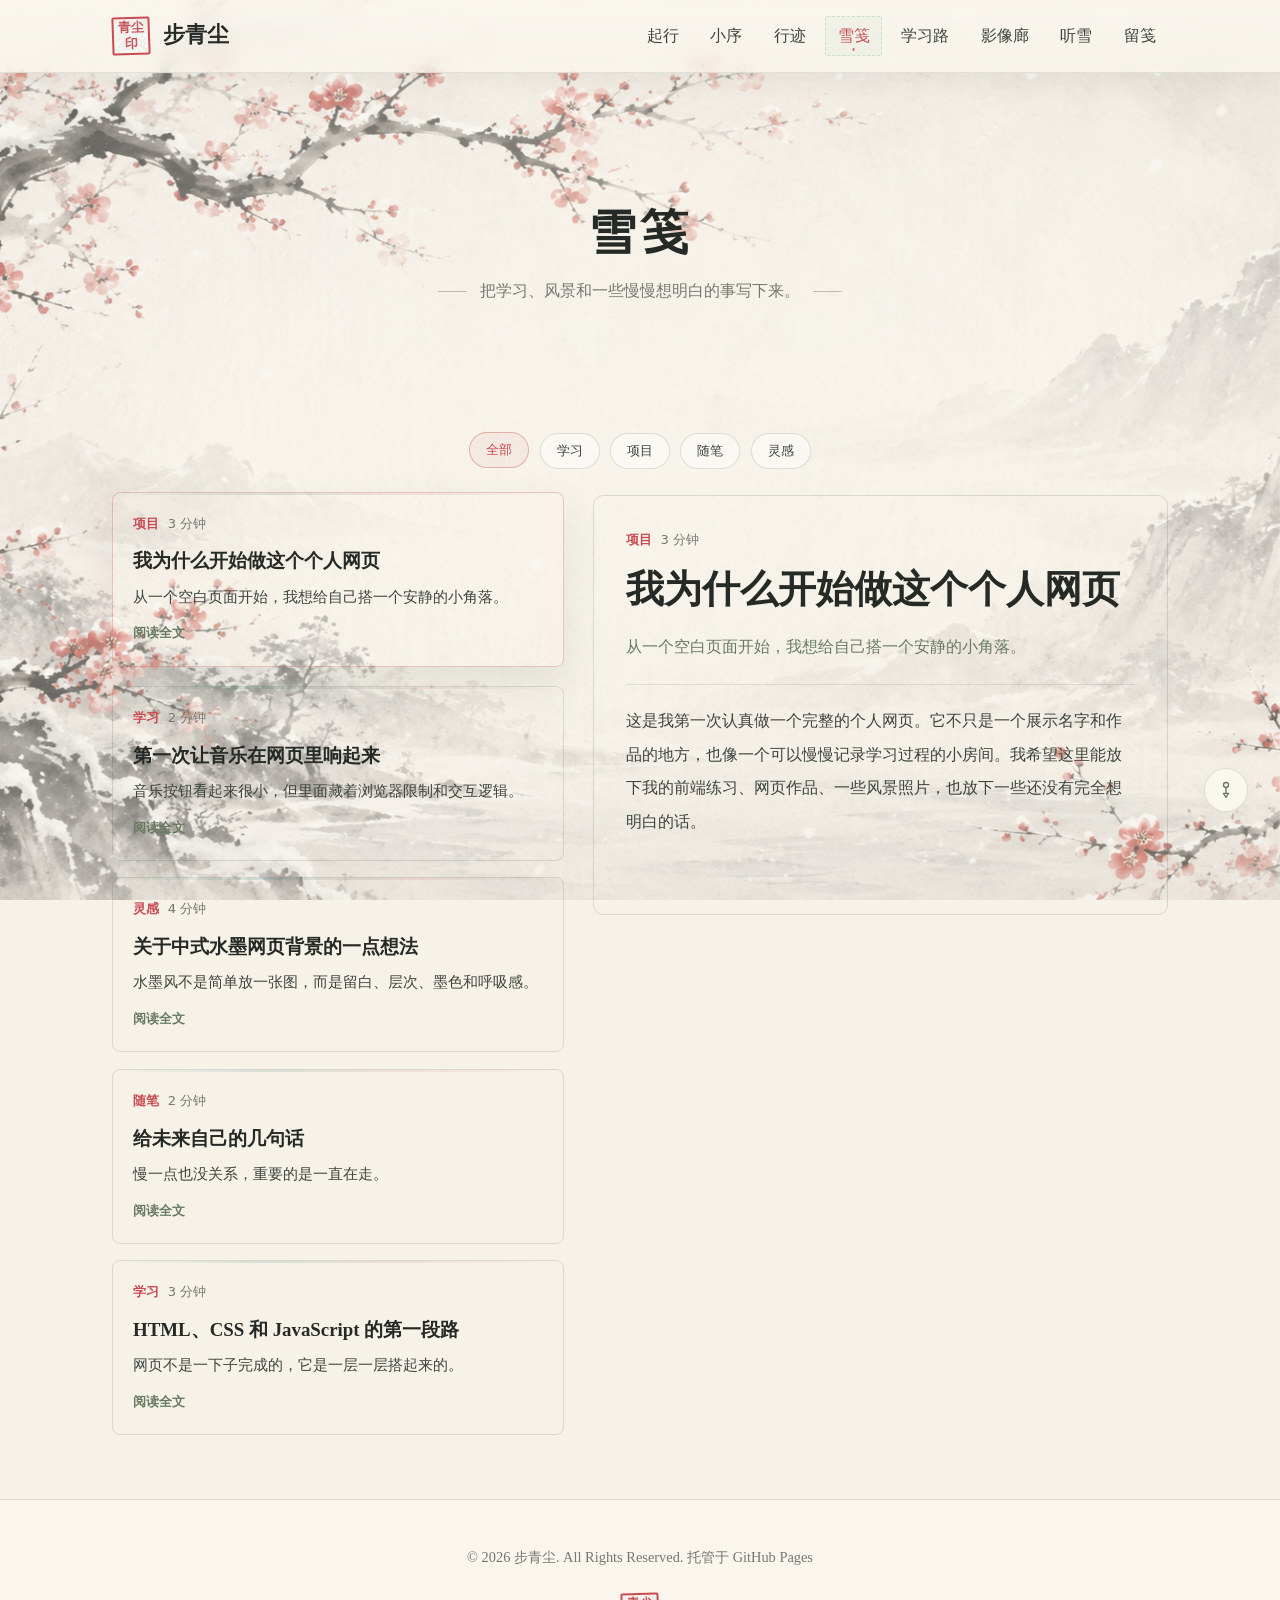
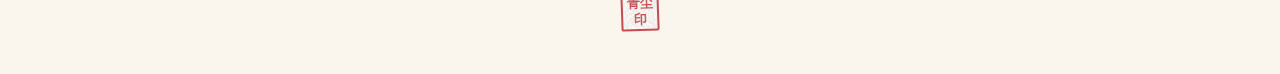
<file: articles.html>
<!DOCTYPE html>
<html lang="zh-CN">
<head>
  <meta charset="UTF-8">
  <meta name="viewport" content="width=device-width, initial-scale=1.0">
  <title>雪笺 | 步青尘</title>
  <meta name="description" content="步青尘的雪笺。收下学习、项目、随笔与灵感中的片段，把慢慢想明白的事写下来。">
  <meta name="author" content="步青尘">
  <meta name="robots" content="index, follow">
  <meta name="theme-color" content="#fbf8f1">
  <link rel="icon" href="data:image/svg+xml,%3Csvg xmlns='http://www.w3.org/2000/svg' viewBox='0 0 64 64'%3E%3Crect width='64' height='64' rx='8' fill='%23faf7ef'/%3E%3Ctext x='32' y='42' font-size='34' text-anchor='middle' fill='%23cc4343' font-family='serif'%3E步%3C/text%3E%3C/svg%3E">
  <meta property="og:locale" content="zh_CN">
  <meta property="og:type" content="website">
  <meta property="og:site_name" content="步青尘">
  <meta property="og:title" content="雪笺 | 步青尘">
  <meta property="og:description" content="步青尘的雪笺。收下学习、项目、随笔与灵感中的片段，把慢慢想明白的事写下来。">
  <meta property="og:url" content="https://uner9895-blip.github.io/liuyuexue-site/articles.html">
  <meta property="og:image" content="https://uner9895-blip.github.io/liuyuexue-site/assets/images/social/og-home-v5.jpg">
  <meta property="og:image:width" content="1200">
  <meta property="og:image:height" content="630">
  <meta property="og:image:type" content="image/jpeg">
  <meta property="og:image:alt" content="步青尘「山中有路」暮色山谷个人主页">
  <meta name="twitter:card" content="summary_large_image">
  <meta name="twitter:title" content="雪笺 | 步青尘">
  <meta name="twitter:description" content="步青尘的雪笺。收下学习、项目、随笔与灵感中的片段，把慢慢想明白的事写下来。">
  <meta name="twitter:image" content="https://uner9895-blip.github.io/liuyuexue-site/assets/images/social/og-home-v5.jpg">
  <meta name="twitter:image:alt" content="步青尘「山中有路」暮色山谷个人主页">
  <link rel="canonical" href="https://uner9895-blip.github.io/liuyuexue-site/articles.html">
  <link rel="stylesheet" href="assets/css/style.css?v=2.3.0">
</head>
<body class="page-articles">
  <div class="plum-shadows" aria-hidden="true"></div>
  <div class="ink-wash-bg" aria-hidden="true">
    <div class="ink-wash-1"></div>
    <div class="ink-wash-2"></div>
  </div>

  <svg class="ink-silhouette" viewBox="0 0 120 200" fill="currentColor" xmlns="http://www.w3.org/2000/svg" aria-hidden="true">
    <path d="M10,200 Q15,130 12,90 Q8,50 15,10 Q14,8 12,8 Q5,50 9,90 Q12,130 7,200 Z" opacity="0.6"/>
    <path d="M15,110 Q40,90 60,95 Q40,102 15,110 Z" opacity="0.8"/>
    <path d="M13,105 Q35,80 50,75 Q35,90 13,105 Z" opacity="0.8"/>
    <path d="M15,50 Q45,45 70,55 Q45,55 15,50 Z" opacity="0.8"/>
    <path d="M14,45 Q40,30 55,25 Q38,38 14,45 Z" opacity="0.8"/>
    <path d="M15,10 Q35,15 50,8 Q35,20 15,10 Z" opacity="0.8"/>
    <path d="M90,200 Q80,140 85,100 Q90,60 82,20 Q80,18 78,18 Q86,60 81,100 Q76,140 86,200 Z" opacity="0.4"/>
    <path d="M85,120 Q110,110 120,115 Q105,125 85,120 Z" opacity="0.5"/>
    <path d="M84,115 Q105,100 115,95 Q100,110 84,115 Z" opacity="0.5"/>
    <path d="M83,60 Q105,65 118,80 Q100,75 83,60 Z" opacity="0.5"/>
  </svg>

  <header>
    <nav class="nav-container" aria-label="主导航">
      <a class="logo" href="index.html" aria-label="步青尘首页">
        <span class="seal">青尘<br>印</span>
        <span class="logo-text">步青尘</span>
      </a>
      <button class="burger-btn" type="button" aria-label="打开导航菜单" aria-expanded="false" aria-controls="site-menu">
        <span class="burger-line"></span>
        <span class="burger-line"></span>
        <span class="burger-line"></span>
      </button>
      <ul class="nav-menu" id="site-menu">
        <li class="nav-item"><a href="index.html">起行</a></li>
        <li class="nav-item"><a href="about.html">小序</a></li>
        <li class="nav-item"><a href="projects.html">行迹</a></li>
        <li class="nav-item active"><a href="articles.html" aria-current="page">雪笺</a></li>
        <li class="nav-item"><a href="learning.html">学习路</a></li>
        <li class="nav-item"><a href="gallery.html">影像廊</a></li>
        <li class="nav-item"><a href="music.html">听雪</a></li>
        <li class="nav-item"><a href="contact.html">留笺</a></li>
      </ul>
    </nav>
  </header>

  <main class="page-fade">
    <section class="page-title-section scroll-reveal">
      <h1 class="page-title">雪笺</h1>
      <p class="page-subtitle">把学习、风景和一些慢慢想明白的事写下来。</p>
    </section>

    <section class="snow-letter-shell scroll-reveal" aria-label="雪笺文章列表">
      <div class="snow-filter-bar" aria-label="文章分类筛选">
        <button class="snow-filter-btn active" type="button" data-snow-filter="全部">全部</button>
        <button class="snow-filter-btn" type="button" data-snow-filter="学习">学习</button>
        <button class="snow-filter-btn" type="button" data-snow-filter="项目">项目</button>
        <button class="snow-filter-btn" type="button" data-snow-filter="随笔">随笔</button>
        <button class="snow-filter-btn" type="button" data-snow-filter="灵感">灵感</button>
      </div>

      <div class="snow-letter-layout">
        <div class="snow-letter-list" id="snow-letter-list" aria-label="文章列表"></div>
        <article class="snow-letter-detail" id="snow-letter-detail" aria-live="polite" aria-label="文章详情"></article>
      </div>
    </section>
  </main>
 
  <footer>
    <div class="footer-content">
      <p class="footer-text">© 2026 步青尘. All Rights Reserved. 托管于 GitHub Pages</p>
      <div class="footer-stamp">
        <span class="seal">青尘<br>印</span>
      </div>
    </div>
  </footer>
 
  <!-- 听雪小筑音乐挂件 -->
  <div class="music-widget" role="complementary" aria-label="听雪小筑音乐播放器">
    <button class="music-pendant" type="button" aria-label="展开音乐播放器" aria-expanded="false">
      <svg viewBox="0 0 24 24" fill="none" stroke="currentColor" stroke-width="1.5" stroke-linecap="round" stroke-linejoin="round">
        <circle cx="12" cy="6" r="3" />
        <path d="M12 9v7" />
        <path d="M9 16h6l-3 5z" />
      </svg>
    </button>
    <div class="music-card">
      <div class="music-info">
        <span class="music-title">一曲清音</span>
        <span class="music-subtitle">春风入梅枝 · 古琴清心调</span>
      </div>
      <div class="music-controls">
        <button class="music-play-btn" type="button" aria-label="播放音乐">
          <svg viewBox="0 0 24 24"><path d="M8 5v14l11-7z"/></svg>
        </button>
        <div class="music-volume">
          <svg viewBox="0 0 24 24" fill="none" stroke="currentColor" stroke-width="2" stroke-linecap="round" stroke-linejoin="round">
            <polygon points="11 5 6 9 2 9 2 15 6 15 11 19 11 5"></polygon>
            <path d="M19.07 4.93a10 10 0 0 1 0 14.14M15.54 8.46a5 5 0 0 1 0 7.07"></path>
          </svg>
          <input type="range" class="volume-slider" min="0" max="1" step="0.05" value="0.5" aria-label="音量调节">
        </div>
      </div>
    </div>
  </div>
 
  <script src="assets/data/site-data.js?v=2.3.1"></script>
  <script src="assets/js/main.js?v=2.3.1"></script>
</body>
</html>
</file>
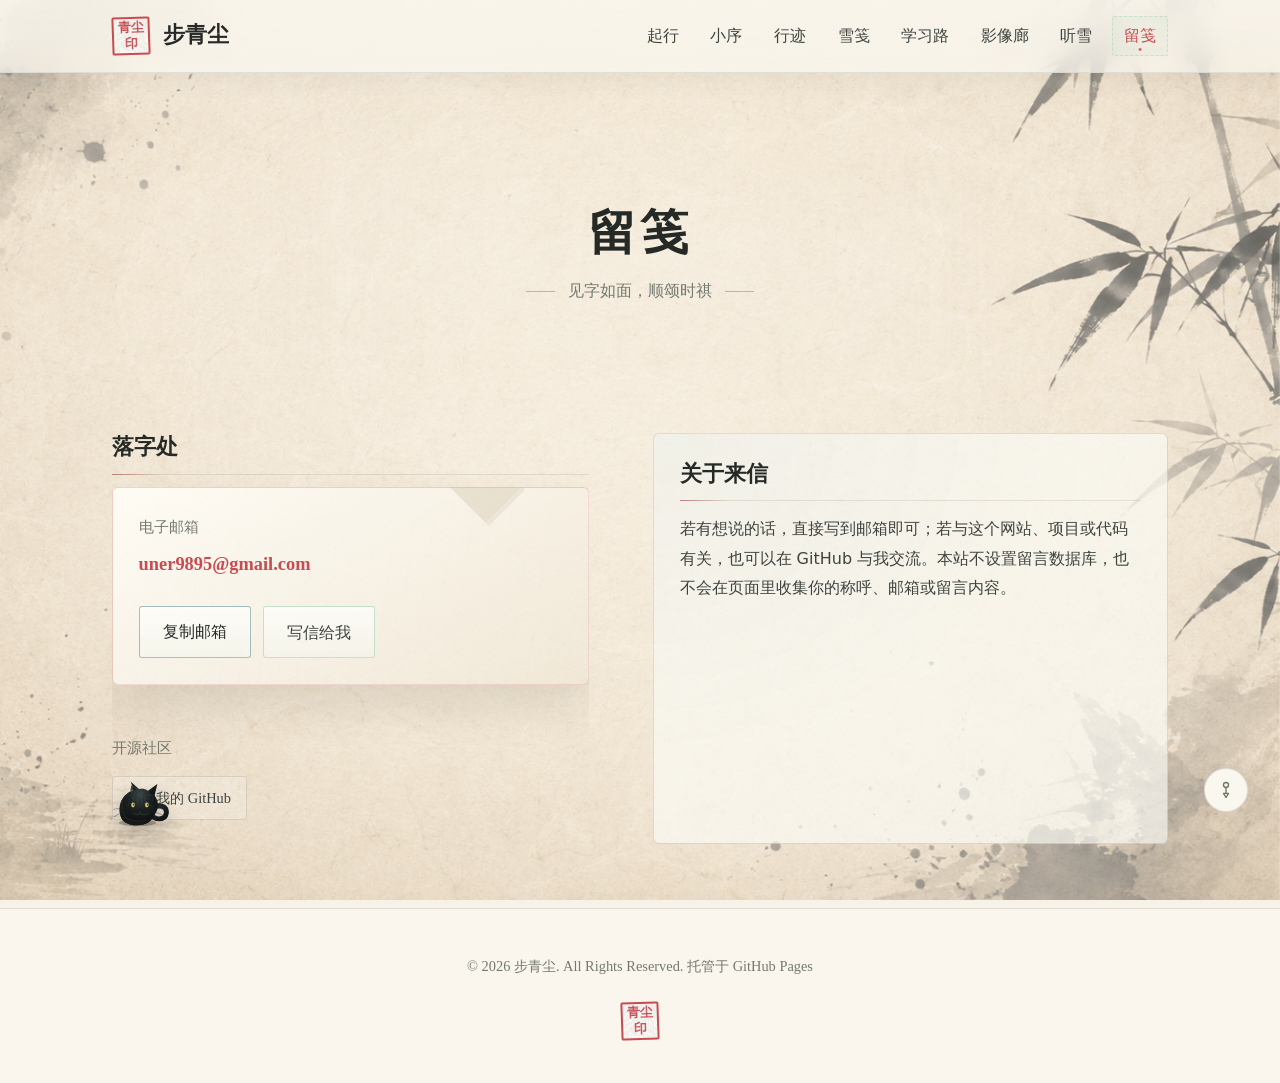
<file: contact.html>
<!DOCTYPE html>
<html lang="zh-CN">
<head>
  <meta charset="UTF-8">
  <meta name="viewport" content="width=device-width, initial-scale=1.0">
  <title>留笺 | 步青尘</title>
  <meta name="description" content="步青尘的留笺。通过电子邮箱或 GitHub 与我取得联系。">
  <meta name="author" content="步青尘">
  <meta name="robots" content="index, follow">
  <meta name="theme-color" content="#fbf8f1">
  <link rel="icon" href="data:image/svg+xml,%3Csvg xmlns='http://www.w3.org/2000/svg' viewBox='0 0 64 64'%3E%3Crect width='64' height='64' rx='8' fill='%23faf7ef'/%3E%3Ctext x='32' y='42' font-size='34' text-anchor='middle' fill='%23cc4343' font-family='serif'%3E步%3C/text%3E%3C/svg%3E">
  <meta property="og:locale" content="zh_CN">
  <meta property="og:type" content="website">
  <meta property="og:site_name" content="步青尘">
  <meta property="og:title" content="留笺 | 步青尘">
  <meta property="og:description" content="步青尘的留笺。通过电子邮箱或 GitHub 与我取得联系。">
  <meta property="og:url" content="https://uner9895-blip.github.io/liuyuexue-site/contact.html">
  <meta property="og:image" content="https://uner9895-blip.github.io/liuyuexue-site/assets/images/social/og-home-v5.jpg">
  <meta property="og:image:width" content="1200">
  <meta property="og:image:height" content="630">
  <meta property="og:image:type" content="image/jpeg">
  <meta property="og:image:alt" content="步青尘「山中有路」暮色山谷个人主页">
  <meta name="twitter:card" content="summary_large_image">
  <meta name="twitter:title" content="留笺 | 步青尘">
  <meta name="twitter:description" content="步青尘的留笺。通过电子邮箱或 GitHub 与我取得联系。">
  <meta name="twitter:image" content="https://uner9895-blip.github.io/liuyuexue-site/assets/images/social/og-home-v5.jpg">
  <meta name="twitter:image:alt" content="步青尘「山中有路」暮色山谷个人主页">
  <link rel="canonical" href="https://uner9895-blip.github.io/liuyuexue-site/contact.html">
  <link rel="stylesheet" href="assets/css/style.css?v=2.3.0">
  <link rel="stylesheet" href="assets/css/v2-structure.css?v=2.0.0">
</head>
<body class="page-contact">
  <div class="plum-shadows" aria-hidden="true"></div>
  <div class="ink-wash-bg" aria-hidden="true">
    <div class="ink-wash-1"></div>
    <div class="ink-wash-2"></div>
  </div>

  <svg class="ink-silhouette" viewBox="0 0 120 200" fill="currentColor" xmlns="http://www.w3.org/2000/svg" aria-hidden="true">
    <path d="M10,200 Q15,130 12,90 Q8,50 15,10 Q14,8 12,8 Q5,50 9,90 Q12,130 7,200 Z" opacity="0.6"/>
    <path d="M15,110 Q40,90 60,95 Q40,102 15,110 Z" opacity="0.8"/>
    <path d="M13,105 Q35,80 50,75 Q35,90 13,105 Z" opacity="0.8"/>
    <path d="M15,50 Q45,45 70,55 Q45,55 15,50 Z" opacity="0.8"/>
    <path d="M14,45 Q40,30 55,25 Q38,38 14,45 Z" opacity="0.8"/>
    <path d="M15,10 Q35,15 50,8 Q35,20 15,10 Z" opacity="0.8"/>
    <path d="M90,200 Q80,140 85,100 Q90,60 82,20 Q80,18 78,18 Q86,60 81,100 Q76,140 86,200 Z" opacity="0.4"/>
    <path d="M85,120 Q110,110 120,115 Q105,125 85,120 Z" opacity="0.5"/>
    <path d="M84,115 Q105,100 115,95 Q100,110 84,115 Z" opacity="0.5"/>
    <path d="M83,60 Q105,65 118,80 Q100,75 83,60 Z" opacity="0.5"/>
  </svg>

  <header>
    <nav class="nav-container" aria-label="主导航">
      <a class="logo" href="index.html" aria-label="步青尘首页">
        <span class="seal">青尘<br>印</span>
        <span class="logo-text">步青尘</span>
      </a>
      <button class="burger-btn" type="button" aria-label="打开导航菜单" aria-expanded="false" aria-controls="site-menu">
        <span class="burger-line"></span>
        <span class="burger-line"></span>
        <span class="burger-line"></span>
      </button>
      <ul class="nav-menu" id="site-menu">
        <li class="nav-item"><a href="index.html">起行</a></li>
        <li class="nav-item"><a href="about.html">小序</a></li>
        <li class="nav-item"><a href="projects.html">行迹</a></li>
        <li class="nav-item"><a href="articles.html">雪笺</a></li>
        <li class="nav-item"><a href="learning.html">学习路</a></li>
        <li class="nav-item"><a href="gallery.html">影像廊</a></li>
        <li class="nav-item"><a href="music.html">听雪</a></li>
        <li class="nav-item active"><a href="contact.html" aria-current="page">留笺</a></li>
      </ul>
    </nav>
  </header>

  <main class="page-fade">
    <section class="page-title-section scroll-reveal">
      <h1 class="page-title">留笺</h1>
      <p class="page-subtitle">见字如面，顺颂时祺</p>
    </section>
 
    <div class="contact-container">
      <section class="contact-info scroll-reveal" aria-label="联系方式">
        <div>
          <h2 class="section-subheading">落字处</h2>
          <div class="contact-item letter-world" style="margin-bottom: 1.5rem;">
            <!-- 留笺挂载层：.letter-entry 为透传语义容器，Codex 可接管纸笺视觉 -->
            <div class="letter-entry">
              <span class="contact-label">电子邮箱</span>
              <a href="mailto:uner9895@gmail.com" class="contact-value" style="font-size: 1.15rem; color: var(--color-cinnabar);">uner9895@gmail.com</a>
            </div>
            <!-- 留笺底座：真实邮箱 + 复制 + mailto，复制后给出“已复制”反馈 -->
            <div class="contact-actions">
              <button class="btn-ink btn-copy-email" type="button" data-copy-email="uner9895@gmail.com" aria-label="复制邮箱地址">复制邮箱</button>
              <a class="btn-ink btn-secondary" href="mailto:uner9895@gmail.com">写信给我</a>
            </div>
          </div>
        </div>
 
        <div class="contact-item" style="margin-bottom: 1.5rem;">
          <span class="contact-label">开源社区</span>
          <div class="social-links">
            <a href="https://github.com/uner9895-blip" class="social-icon" target="_blank" rel="noopener noreferrer">访问我的 GitHub</a>
          </div>
        </div>
 
      </section>
 
      <section class="contact-form-wrapper scroll-reveal" style="transition-delay: 100ms;" aria-label="关于来信">
        <h2 class="section-subheading">关于来信</h2>
        <p>若有想说的话，直接写到邮箱即可；若与这个网站、项目或代码有关，也可以在 GitHub 与我交流。本站不设置留言数据库，也不会在页面里收集你的称呼、邮箱或留言内容。</p>
      </section>
    </div>
  </main>

  <footer>
    <div class="footer-content">
      <p class="footer-text">© 2026 步青尘. All Rights Reserved. 托管于 GitHub Pages</p>
      <div class="footer-stamp">
        <span class="seal">青尘<br>印</span>
      </div>
    </div>
  </footer>
 
  <!-- 听雪小筑音乐挂件 -->
  <div class="music-widget" role="complementary" aria-label="听雪小筑音乐播放器">
    <button class="music-pendant" type="button" aria-label="展开音乐播放器" aria-expanded="false">
      <svg viewBox="0 0 24 24" fill="none" stroke="currentColor" stroke-width="1.5" stroke-linecap="round" stroke-linejoin="round">
        <circle cx="12" cy="6" r="3" />
        <path d="M12 9v7" />
        <path d="M9 16h6l-3 5z" />
      </svg>
    </button>
    <div class="music-card">
      <div class="music-info">
        <span class="music-title">一曲清音</span>
        <span class="music-subtitle">春风入梅枝 · 古琴清心调</span>
      </div>
      <div class="music-controls">
        <button class="music-play-btn" type="button" aria-label="播放音乐">
          <svg viewBox="0 0 24 24"><path d="M8 5v14l11-7z"/></svg>
        </button>
        <div class="music-volume">
          <svg viewBox="0 0 24 24" fill="none" stroke="currentColor" stroke-width="2" stroke-linecap="round" stroke-linejoin="round">
            <polygon points="11 5 6 9 2 9 2 15 6 15 11 19 11 5"></polygon>
            <path d="M19.07 4.93a10 10 0 0 1 0 14.14M15.54 8.46a5 5 0 0 1 0 7.07"></path>
          </svg>
          <input type="range" class="volume-slider" min="0" max="1" step="0.05" value="0.5" aria-label="音量调节">
        </div>
      </div>
    </div>
  </div>
 
  <!-- 黑猫陪伴挂载区（Codex 接管视觉资源） -->
  <div class="companion-zone" aria-hidden="true"></div>

  <script src="assets/data/site-data.js?v=2.3.1"></script>
  <script src="assets/js/main.js?v=2.3.1"></script>
</body>
</html>
</file>
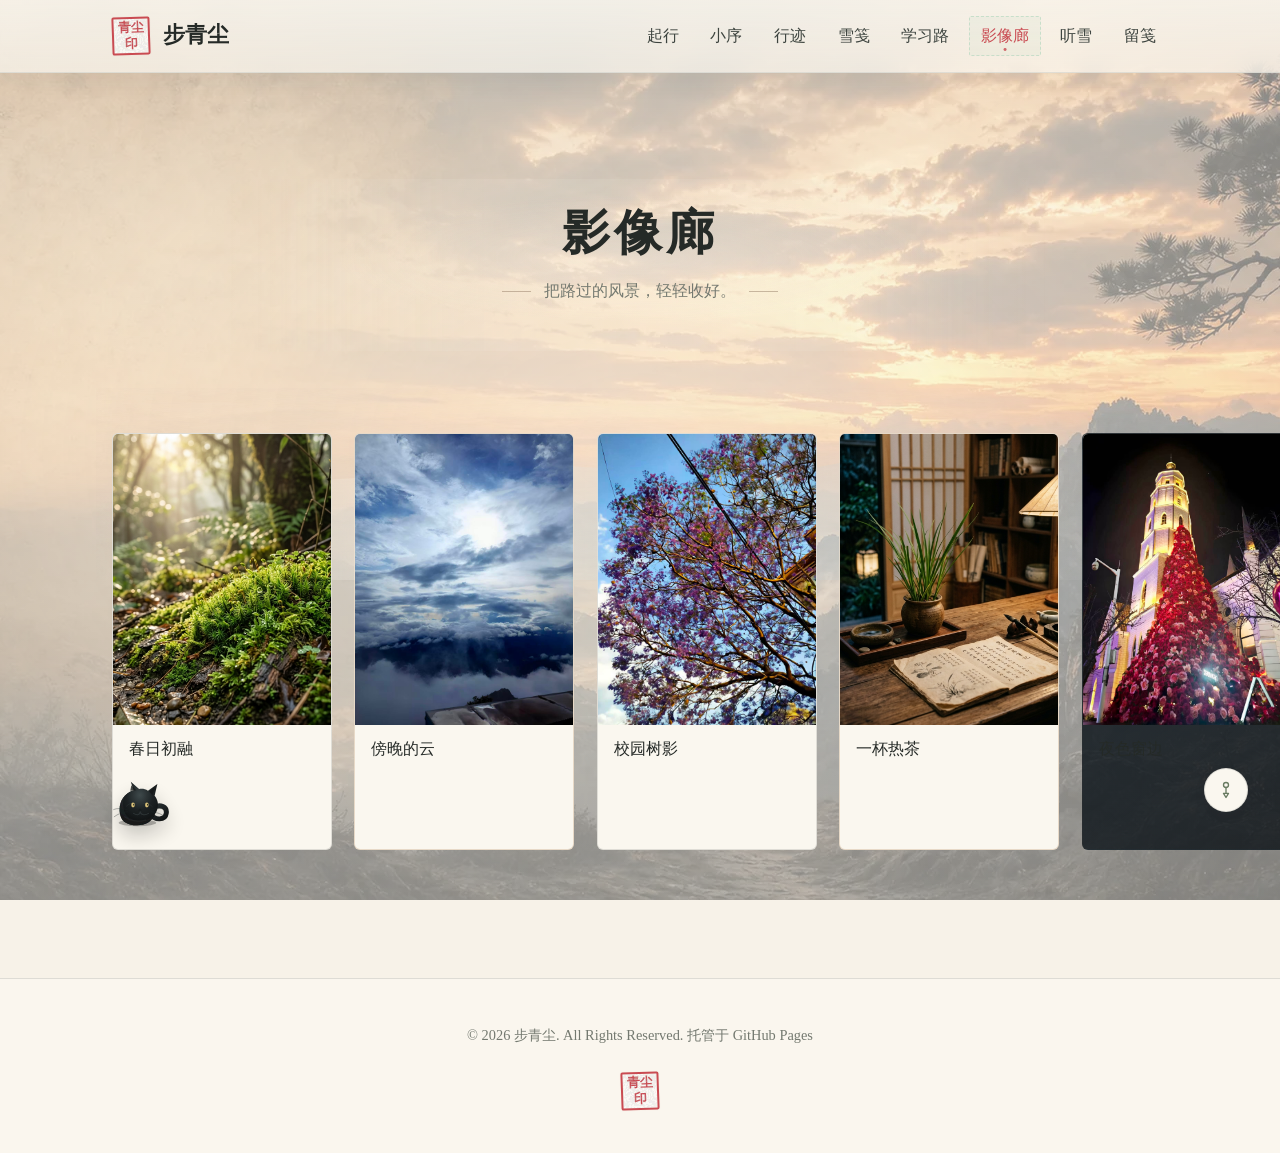
<file: gallery.html>
<!DOCTYPE html>
<html lang="zh-CN">
<head>
  <meta charset="UTF-8">
  <meta name="viewport" content="width=device-width, initial-scale=1.0">
  <title>影像廊 | 步青尘</title>
  <meta name="description" content="步青尘的影像廊。把路过的风景与生活片段，轻轻收进一卷影像里。">
  <meta name="author" content="步青尘">
  <meta name="robots" content="index, follow">
  <meta name="theme-color" content="#fbf8f1">
  <link rel="icon" href="data:image/svg+xml,%3Csvg xmlns='http://www.w3.org/2000/svg' viewBox='0 0 64 64'%3E%3Crect width='64' height='64' rx='8' fill='%23faf7ef'/%3E%3Ctext x='32' y='42' font-size='34' text-anchor='middle' fill='%23cc4343' font-family='serif'%3E步%3C/text%3E%3C/svg%3E">
  <meta property="og:locale" content="zh_CN">
  <meta property="og:type" content="website">
  <meta property="og:site_name" content="步青尘">
  <meta property="og:title" content="影像廊 | 步青尘">
  <meta property="og:description" content="步青尘的影像廊。把路过的风景与生活片段，轻轻收进一卷影像里。">
  <meta property="og:url" content="https://uner9895-blip.github.io/liuyuexue-site/gallery.html">
  <meta property="og:image" content="https://uner9895-blip.github.io/liuyuexue-site/assets/images/social/og-home-v5.jpg">
  <meta property="og:image:width" content="1200">
  <meta property="og:image:height" content="630">
  <meta property="og:image:type" content="image/jpeg">
  <meta property="og:image:alt" content="步青尘「山中有路」暮色山谷个人主页">
  <meta name="twitter:card" content="summary_large_image">
  <meta name="twitter:title" content="影像廊 | 步青尘">
  <meta name="twitter:description" content="步青尘的影像廊。把路过的风景与生活片段，轻轻收进一卷影像里。">
  <meta name="twitter:image" content="https://uner9895-blip.github.io/liuyuexue-site/assets/images/social/og-home-v5.jpg">
  <meta name="twitter:image:alt" content="步青尘「山中有路」暮色山谷个人主页">
  <link rel="canonical" href="https://uner9895-blip.github.io/liuyuexue-site/gallery.html">
  <link rel="stylesheet" href="assets/css/style.css?v=2.3.0">
</head>
<body class="page-gallery">
  <div class="plum-shadows" aria-hidden="true"></div>
  <div class="ink-wash-bg" aria-hidden="true">
    <div class="ink-wash-1"></div>
    <div class="ink-wash-2"></div>
  </div>

  <svg class="ink-silhouette" viewBox="0 0 120 200" fill="currentColor" xmlns="http://www.w3.org/2000/svg" aria-hidden="true">
    <path d="M10,200 Q15,130 12,90 Q8,50 15,10 Q14,8 12,8 Q5,50 9,90 Q12,130 7,200 Z" opacity="0.6"/>
    <path d="M15,110 Q40,90 60,95 Q40,102 15,110 Z" opacity="0.8"/>
    <path d="M13,105 Q35,80 50,75 Q35,90 13,105 Z" opacity="0.8"/>
    <path d="M15,50 Q45,45 70,55 Q45,55 15,50 Z" opacity="0.8"/>
    <path d="M14,45 Q40,30 55,25 Q38,38 14,45 Z" opacity="0.8"/>
    <path d="M15,10 Q35,15 50,8 Q35,20 15,10 Z" opacity="0.8"/>
    <path d="M90,200 Q80,140 85,100 Q90,60 82,20 Q80,18 78,18 Q86,60 81,100 Q76,140 86,200 Z" opacity="0.4"/>
    <path d="M85,120 Q110,110 120,115 Q105,125 85,120 Z" opacity="0.5"/>
    <path d="M84,115 Q105,100 115,95 Q100,110 84,115 Z" opacity="0.5"/>
    <path d="M83,60 Q105,65 118,80 Q100,75 83,60 Z" opacity="0.5"/>
  </svg>

  <header>
    <nav class="nav-container" aria-label="主导航">
      <a class="logo" href="index.html" aria-label="步青尘首页">
        <span class="seal">青尘<br>印</span>
        <span class="logo-text">步青尘</span>
      </a>
      <button class="burger-btn" type="button" aria-label="打开导航菜单" aria-expanded="false" aria-controls="site-menu">
        <span class="burger-line"></span>
        <span class="burger-line"></span>
        <span class="burger-line"></span>
      </button>
      <ul class="nav-menu" id="site-menu">
        <li class="nav-item"><a href="index.html">起行</a></li>
        <li class="nav-item"><a href="about.html">小序</a></li>
        <li class="nav-item"><a href="projects.html">行迹</a></li>
        <li class="nav-item"><a href="articles.html">雪笺</a></li>
        <li class="nav-item"><a href="learning.html">学习路</a></li>
        <li class="nav-item active"><a href="gallery.html" aria-current="page">影像廊</a></li>
        <li class="nav-item"><a href="music.html">听雪</a></li>
        <li class="nav-item"><a href="contact.html">留笺</a></li>
      </ul>
    </nav>
  </header>

  <main class="page-fade">
    <section class="page-title-section scroll-reveal">
      <h1 class="page-title">影像廊</h1>
      <p class="page-subtitle">把路过的风景，轻轻收好。</p>
    </section>

    <!-- 影像廊视觉挂载层（Codex 可接管：长卷 / 灯箱 / 滑动浏览） -->
    <section class="gallery-world content-container scroll-reveal" aria-label="生活影像">
      <!-- .gallery-flow：影像流，桌面端网格、移动端可横向滚动回退 -->
      <div class="gallery-flow" id="gallery-flow" role="list" aria-label="影像列表">
        <!-- 由 main.js 依据 siteData.galleryItems 渲染；空状态亦在此呈现 -->
      </div>
    </section>
  </main>

  <!-- .gallery-dialog：可访问灯箱（键盘 Esc 关闭，左右切换） -->
  <div class="gallery-dialog" id="gallery-dialog" role="dialog" aria-modal="true" aria-label="影像查看" hidden>
    <div class="gallery-dialog-backdrop" data-gallery-backdrop aria-hidden="true"></div>
    <div class="gallery-dialog-panel" role="document">
      <button class="gallery-dialog-close" type="button" data-gallery-close aria-label="关闭影像查看">×</button>
      <figure class="gallery-dialog-figure">
        <img data-gallery-image width="1024" height="1024" alt="">
        <figcaption class="gallery-dialog-caption">
          <span class="gallery-dialog-title" data-gallery-title></span>
          <span class="gallery-dialog-text" data-gallery-caption></span>
        </figcaption>
      </figure>
      <div class="gallery-dialog-nav">
        <button class="gallery-dialog-arrow" type="button" data-gallery-prev aria-label="上一张">‹</button>
        <button class="gallery-dialog-arrow" type="button" data-gallery-next aria-label="下一张">›</button>
      </div>
    </div>
  </div>

  <footer>
    <div class="footer-content">
      <p class="footer-text">© 2026 步青尘. All Rights Reserved. 托管于 GitHub Pages</p>
      <div class="footer-stamp">
        <span class="seal">青尘<br>印</span>
      </div>
    </div>
  </footer>

  <!-- 听雪小筑音乐挂件 -->
  <div class="music-widget" role="complementary" aria-label="听雪小筑音乐播放器">
    <button class="music-pendant" type="button" aria-label="展开音乐播放器" aria-expanded="false">
      <svg viewBox="0 0 24 24" fill="none" stroke="currentColor" stroke-width="1.5" stroke-linecap="round" stroke-linejoin="round">
        <circle cx="12" cy="6" r="3" />
        <path d="M12 9v7" />
        <path d="M9 16h6l-3 5z" />
      </svg>
    </button>
    <div class="music-card">
      <div class="music-info">
        <span class="music-title">一曲清音</span>
        <span class="music-subtitle">春风入梅枝 · 古琴清心调</span>
      </div>
      <div class="music-controls">
        <button class="music-play-btn" type="button" aria-label="播放音乐">
          <svg viewBox="0 0 24 24"><path d="M8 5v14l11-7z"/></svg>
        </button>
        <div class="music-volume">
          <svg viewBox="0 0 24 24" fill="none" stroke="currentColor" stroke-width="2" stroke-linecap="round" stroke-linejoin="round">
            <polygon points="11 5 6 9 2 9 2 15 6 15 11 19 11 5"></polygon>
            <path d="M19.07 4.93a10 10 0 0 1 0 14.14M15.54 8.46a5 5 0 0 1 0 7.07"></path>
          </svg>
          <input type="range" class="volume-slider" min="0" max="1" step="0.05" value="0.5" aria-label="音量调节">
        </div>
      </div>
    </div>
  </div>

  <!-- 黑猫陪伴挂载区（Codex 接管视觉资源） -->
  <div class="companion-zone" aria-hidden="true"></div>

  <script src="assets/data/site-data.js?v=2.3.1"></script>
  <script src="assets/js/main.js?v=2.3.1"></script>
</body>
</html>
</file>
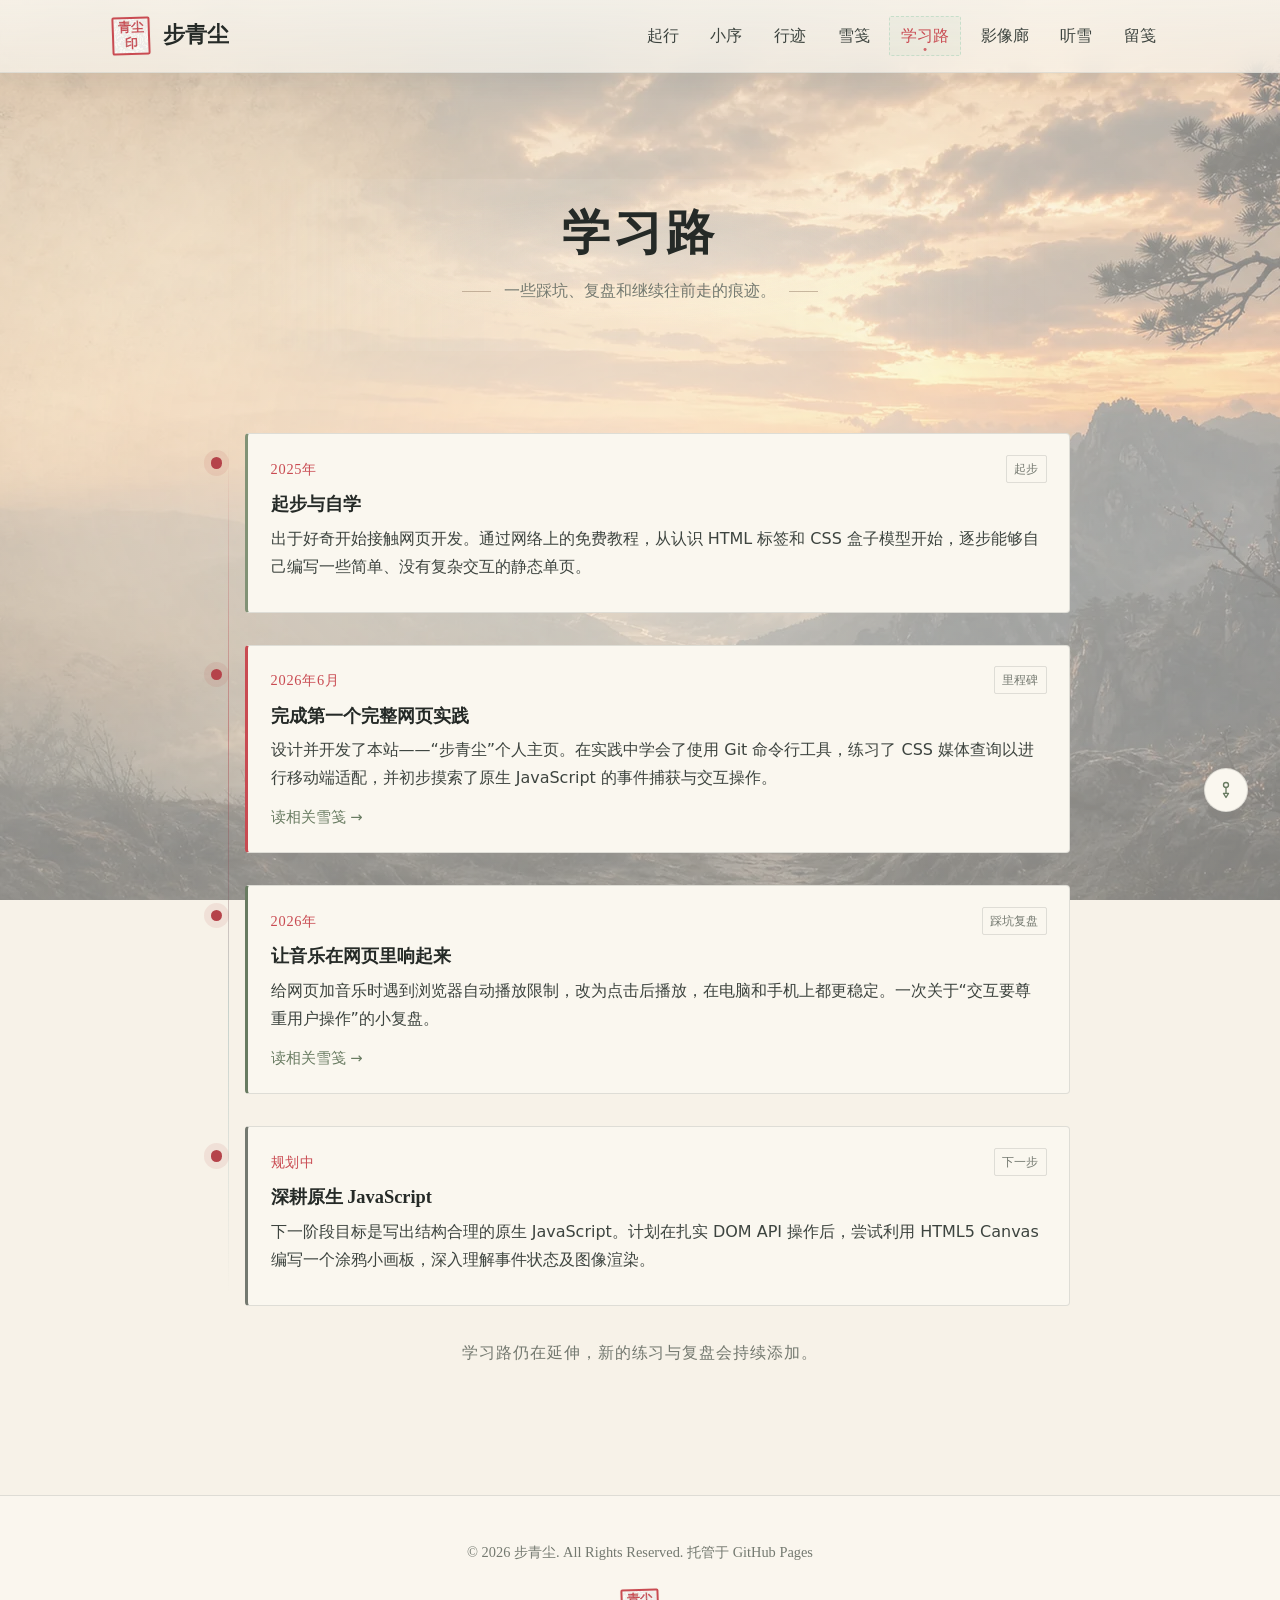
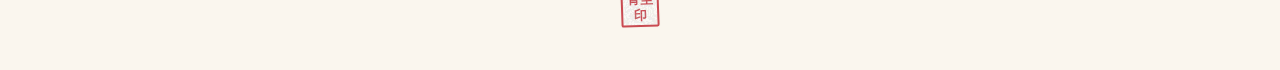
<file: learning.html>
<!DOCTYPE html>
<html lang="zh-CN">
<head>
  <meta charset="UTF-8">
  <meta name="viewport" content="width=device-width, initial-scale=1.0">
  <title>学习路 | 步青尘</title>
  <meta name="description" content="步青尘的学习路。记录学习过程中的起步、实践、踩坑与复盘，以及继续往前走的痕迹。">
  <meta name="author" content="步青尘">
  <meta name="robots" content="index, follow">
  <meta name="theme-color" content="#fbf8f1">
  <link rel="icon" href="data:image/svg+xml,%3Csvg xmlns='http://www.w3.org/2000/svg' viewBox='0 0 64 64'%3E%3Crect width='64' height='64' rx='8' fill='%23faf7ef'/%3E%3Ctext x='32' y='42' font-size='34' text-anchor='middle' fill='%23cc4343' font-family='serif'%3E步%3C/text%3E%3C/svg%3E">
  <meta property="og:locale" content="zh_CN">
  <meta property="og:type" content="website">
  <meta property="og:site_name" content="步青尘">
  <meta property="og:title" content="学习路 | 步青尘">
  <meta property="og:description" content="步青尘的学习路。记录学习过程中的起步、实践、踩坑与复盘，以及继续往前走的痕迹。">
  <meta property="og:url" content="https://uner9895-blip.github.io/liuyuexue-site/learning.html">
  <meta property="og:image" content="https://uner9895-blip.github.io/liuyuexue-site/assets/images/social/og-home-v5.jpg">
  <meta property="og:image:width" content="1200">
  <meta property="og:image:height" content="630">
  <meta property="og:image:type" content="image/jpeg">
  <meta property="og:image:alt" content="步青尘「山中有路」暮色山谷个人主页">
  <meta name="twitter:card" content="summary_large_image">
  <meta name="twitter:title" content="学习路 | 步青尘">
  <meta name="twitter:description" content="步青尘的学习路。记录学习过程中的起步、实践、踩坑与复盘，以及继续往前走的痕迹。">
  <meta name="twitter:image" content="https://uner9895-blip.github.io/liuyuexue-site/assets/images/social/og-home-v5.jpg">
  <meta name="twitter:image:alt" content="步青尘「山中有路」暮色山谷个人主页">
  <link rel="canonical" href="https://uner9895-blip.github.io/liuyuexue-site/learning.html">
  <link rel="stylesheet" href="assets/css/style.css?v=2.3.0">
</head>
<body class="page-learning">
  <div class="plum-shadows" aria-hidden="true"></div>
  <div class="ink-wash-bg" aria-hidden="true">
    <div class="ink-wash-1"></div>
    <div class="ink-wash-2"></div>
  </div>

  <svg class="ink-silhouette" viewBox="0 0 120 200" fill="currentColor" xmlns="http://www.w3.org/2000/svg" aria-hidden="true">
    <path d="M10,200 Q15,130 12,90 Q8,50 15,10 Q14,8 12,8 Q5,50 9,90 Q12,130 7,200 Z" opacity="0.6"/>
    <path d="M15,110 Q40,90 60,95 Q40,102 15,110 Z" opacity="0.8"/>
    <path d="M13,105 Q35,80 50,75 Q35,90 13,105 Z" opacity="0.8"/>
    <path d="M15,50 Q45,45 70,55 Q45,55 15,50 Z" opacity="0.8"/>
    <path d="M14,45 Q40,30 55,25 Q38,38 14,45 Z" opacity="0.8"/>
    <path d="M15,10 Q35,15 50,8 Q35,20 15,10 Z" opacity="0.8"/>
    <path d="M90,200 Q80,140 85,100 Q90,60 82,20 Q80,18 78,18 Q86,60 81,100 Q76,140 86,200 Z" opacity="0.4"/>
    <path d="M85,120 Q110,110 120,115 Q105,125 85,120 Z" opacity="0.5"/>
    <path d="M84,115 Q105,100 115,95 Q100,110 84,115 Z" opacity="0.5"/>
    <path d="M83,60 Q105,65 118,80 Q100,75 83,60 Z" opacity="0.5"/>
  </svg>

  <header>
    <nav class="nav-container" aria-label="主导航">
      <a class="logo" href="index.html" aria-label="步青尘首页">
        <span class="seal">青尘<br>印</span>
        <span class="logo-text">步青尘</span>
      </a>
      <button class="burger-btn" type="button" aria-label="打开导航菜单" aria-expanded="false" aria-controls="site-menu">
        <span class="burger-line"></span>
        <span class="burger-line"></span>
        <span class="burger-line"></span>
      </button>
      <ul class="nav-menu" id="site-menu">
        <li class="nav-item"><a href="index.html">起行</a></li>
        <li class="nav-item"><a href="about.html">小序</a></li>
        <li class="nav-item"><a href="projects.html">行迹</a></li>
        <li class="nav-item"><a href="articles.html">雪笺</a></li>
        <li class="nav-item active"><a href="learning.html" aria-current="page">学习路</a></li>
        <li class="nav-item"><a href="gallery.html">影像廊</a></li>
        <li class="nav-item"><a href="music.html">听雪</a></li>
        <li class="nav-item"><a href="contact.html">留笺</a></li>
      </ul>
    </nav>
  </header>

  <main class="page-fade">
    <section class="page-title-section scroll-reveal">
      <h1 class="page-title">学习路</h1>
      <p class="page-subtitle">一些踩坑、复盘和继续往前走的痕迹。</p>
    </section>

    <section class="learning-world content-container scroll-reveal" aria-label="学习记录">
      <div class="learning-list" id="learning-list" aria-label="学习记录列表">
        <!-- 由 main.js 依据 siteData.learningEntries 渲染 -->
      </div>
      <p class="learning-foot-note">学习路仍在延伸，新的练习与复盘会持续添加。</p>
    </section>
  </main>

  <footer>
    <div class="footer-content">
      <p class="footer-text">© 2026 步青尘. All Rights Reserved. 托管于 GitHub Pages</p>
      <div class="footer-stamp">
        <span class="seal">青尘<br>印</span>
      </div>
    </div>
  </footer>

  <!-- 听雪小筑音乐挂件 -->
  <div class="music-widget" role="complementary" aria-label="听雪小筑音乐播放器">
    <button class="music-pendant" type="button" aria-label="展开音乐播放器" aria-expanded="false">
      <svg viewBox="0 0 24 24" fill="none" stroke="currentColor" stroke-width="1.5" stroke-linecap="round" stroke-linejoin="round">
        <circle cx="12" cy="6" r="3" />
        <path d="M12 9v7" />
        <path d="M9 16h6l-3 5z" />
      </svg>
    </button>
    <div class="music-card">
      <div class="music-info">
        <span class="music-title">一曲清音</span>
        <span class="music-subtitle">春风入梅枝 · 古琴清心调</span>
      </div>
      <div class="music-controls">
        <button class="music-play-btn" type="button" aria-label="播放音乐">
          <svg viewBox="0 0 24 24"><path d="M8 5v14l11-7z"/></svg>
        </button>
        <div class="music-volume">
          <svg viewBox="0 0 24 24" fill="none" stroke="currentColor" stroke-width="2" stroke-linecap="round" stroke-linejoin="round">
            <polygon points="11 5 6 9 2 9 2 15 6 15 11 19 11 5"></polygon>
            <path d="M19.07 4.93a10 10 0 0 1 0 14.14M15.54 8.46a5 5 0 0 1 0 7.07"></path>
          </svg>
          <input type="range" class="volume-slider" min="0" max="1" step="0.05" value="0.5" aria-label="音量调节">
        </div>
      </div>
    </div>
  </div>

  <script src="assets/data/site-data.js?v=2.3.1"></script>
  <script src="assets/js/main.js?v=2.3.1"></script>
</body>
</html>
</file>
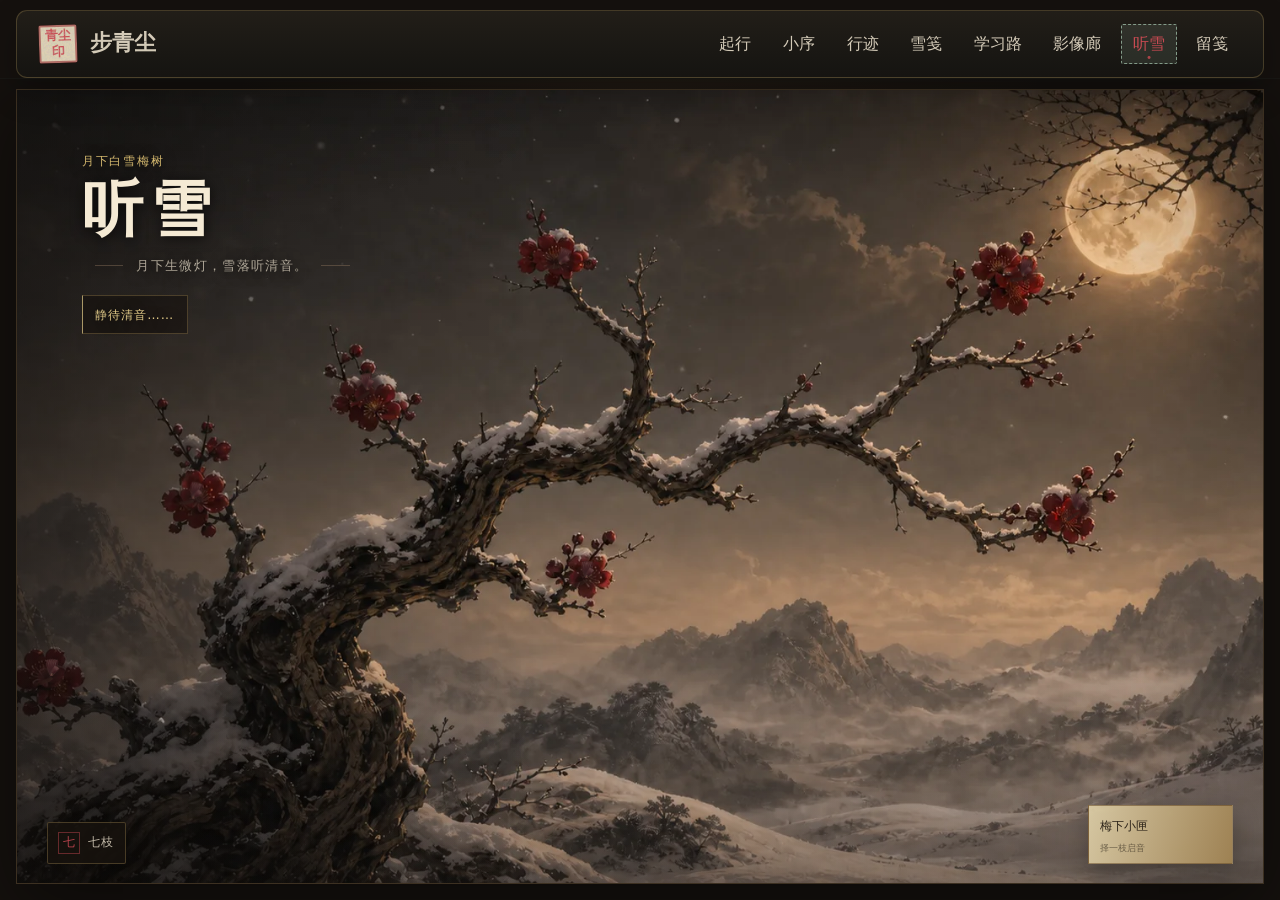
<file: music.html>
<!DOCTYPE html>
<html lang="zh-CN">
<head>
  <meta charset="UTF-8">
  <meta name="viewport" content="width=device-width, initial-scale=1.0">
  <title>听雪 | 步青尘</title>
  <meta name="description" content="步青尘的听雪。月下白雪梅树间，循七枝清音慢慢听一会儿。">
  <meta name="author" content="步青尘">
  <meta name="robots" content="index, follow">
  <meta name="theme-color" content="#17130f">
  <link rel="icon" href="data:image/svg+xml,%3Csvg xmlns='http://www.w3.org/2000/svg' viewBox='0 0 64 64'%3E%3Crect width='64' height='64' rx='8' fill='%23faf7ef'/%3E%3Ctext x='32' y='42' font-size='34' text-anchor='middle' fill='%23cc4343' font-family='serif'%3E步%3C/text%3E%3C/svg%3E">
  <meta property="og:locale" content="zh_CN">
  <meta property="og:type" content="website">
  <meta property="og:site_name" content="步青尘">
  <meta property="og:title" content="听雪 | 步青尘">
  <meta property="og:description" content="步青尘的听雪。月下白雪梅树间，循七枝清音慢慢听一会儿。">
  <meta property="og:url" content="https://uner9895-blip.github.io/liuyuexue-site/music.html">
  <meta property="og:image" content="https://uner9895-blip.github.io/liuyuexue-site/assets/images/social/og-home-v5.jpg">
  <meta property="og:image:width" content="1200">
  <meta property="og:image:height" content="630">
  <meta property="og:image:type" content="image/jpeg">
  <meta property="og:image:alt" content="步青尘「山中有路」暮色山谷个人主页">
  <meta name="twitter:card" content="summary_large_image">
  <meta name="twitter:title" content="听雪 | 步青尘">
  <meta name="twitter:description" content="步青尘的听雪。月下白雪梅树间，循七枝清音慢慢听一会儿。">
  <meta name="twitter:image" content="https://uner9895-blip.github.io/liuyuexue-site/assets/images/social/og-home-v5.jpg">
  <meta name="twitter:image:alt" content="步青尘「山中有路」暮色山谷个人主页">
  <link rel="canonical" href="https://uner9895-blip.github.io/liuyuexue-site/music.html">
  <link rel="stylesheet" href="assets/css/style.css?v=2.3.0">
  <link rel="stylesheet" href="assets/css/v2-structure.css?v=2.0.0">
</head>
<body class="page-music">
  <header class="music-site-header">
    <nav class="nav-container" aria-label="主导航">
      <a class="logo" href="index.html" aria-label="步青尘首页">
        <span class="seal">青尘<br>印</span>
        <span class="logo-text">步青尘</span>
      </a>
      <button class="burger-btn" type="button" aria-label="打开导航菜单" aria-expanded="false" aria-controls="site-menu">
        <span class="burger-line"></span>
        <span class="burger-line"></span>
        <span class="burger-line"></span>
      </button>
      <ul class="nav-menu" id="site-menu">
        <li class="nav-item"><a href="index.html">起行</a></li>
        <li class="nav-item"><a href="about.html">小序</a></li>
        <li class="nav-item"><a href="projects.html">行迹</a></li>
        <li class="nav-item"><a href="articles.html">雪笺</a></li>
        <li class="nav-item"><a href="learning.html">学习路</a></li>
        <li class="nav-item"><a href="gallery.html">影像廊</a></li>
        <li class="nav-item active"><a href="music.html" aria-current="page">听雪</a></li>
        <li class="nav-item"><a href="contact.html">留笺</a></li>
      </ul>
    </nav>
  </header>

  <main class="page-fade">
    <section class="music-world" aria-labelledby="music-page-title">
      <div class="music-stage" id="music-stage">
        <picture class="music-scene-picture" aria-hidden="true">
          <source media="(max-width: 820px)" type="image/webp" srcset="assets/visuals/music/plum-moon-mobile.webp">
          <source media="(max-width: 820px)" srcset="assets/visuals/music/plum-moon-mobile.png">
          <source type="image/webp" srcset="assets/visuals/music/plum-moon-desktop.webp">
          <img class="music-scene-image" src="assets/visuals/music/plum-moon-desktop.png" width="1672" height="941" decoding="async" fetchpriority="high" alt="" draggable="false">
        </picture>
        <div class="music-scene-shade" aria-hidden="true"></div>

        <div class="music-scene-heading">
          <p class="music-kicker">月下白雪梅树</p>
          <h1 class="page-title" id="music-page-title">听雪</h1>
          <p class="page-subtitle">月下生微灯，雪落听清音。</p>
          <p class="music-atmosphere" id="music-atmosphere" aria-live="polite">静待清音……</p>
        </div>

        <div class="track-node-layer">
          <h2 class="sr-only" id="playlist-title">七枝梅花曲目</h2>
          <ol class="track-list" id="playlist-container" aria-labelledby="playlist-title"></ol>
        </div>

        <aside class="music-note" id="music-note" aria-labelledby="music-note-title" aria-live="polite" aria-atomic="true" aria-hidden="true" hidden>
          <span class="music-note-thread" aria-hidden="true"></span>
          <p class="music-note-eyebrow" id="music-current-index">未启</p>
          <h2 class="music-current-title" id="music-note-title">静待选曲</h2>
          <p class="music-current-original" id="music-current-original">选择一朵梅花</p>
          <div class="music-note-meta">
            <span class="music-current-status" id="music-current-status">未开始</span>
            <span id="music-current-meta">本地音乐 · --:--</span>
          </div>
          <p class="music-current-copy" id="music-current-copy">月下微灯未启，先让雪声落满枝头。</p>
          <p class="music-error-inline" id="music-error-message" role="status" aria-live="polite" hidden></p>
        </aside>

        <section class="music-index-drawer" aria-labelledby="music-index-toggle">
          <button class="music-index-toggle" id="music-index-toggle" type="button" aria-expanded="false" aria-controls="music-index-panel">
            <span aria-hidden="true">七</span>
            <span>七枝</span>
          </button>
          <div class="music-index-panel" id="music-index-panel" hidden>
            <div class="music-index-heading">
              <h2>七枝清音</h2>
              <span>循花入曲</span>
            </div>
            <ol class="music-index-list" id="music-track-index" aria-label="七枝曲目索引"></ol>
          </div>
        </section>

        <section class="music-player is-awaiting-selection" id="playbar-container" aria-label="听雪播放器">
          <div class="music-player-idle" aria-hidden="true">
            <span>梅下小匣</span>
            <small>择一枝启音</small>
          </div>
          <div class="music-player-shell">
            <div class="playbar-info-area">
              <span class="playbar-cover" aria-hidden="true">梅</span>
              <div class="playbar-text">
                <span class="playbar-title" id="playbar-title">静待选曲</span>
                <span class="playbar-artist" id="playbar-artist">本地音乐</span>
              </div>
              <span class="music-player-state" id="music-player-state">未开始</span>
            </div>

            <div class="playbar-control-area">
              <div class="playbar-buttons">
                <button class="playbar-btn" id="playbar-prev-btn" type="button" aria-label="上一首">
                  <svg viewBox="0 0 24 24" aria-hidden="true"><path d="M6 6h2v12H6zm3.5 6 8.5 6V6z"/></svg>
                </button>
                <button class="playbar-btn playbar-btn-play music-play-control" id="playbar-play-btn" type="button" aria-label="播放当前歌曲">
                  <svg viewBox="0 0 24 24" aria-hidden="true"><path d="M8 5v14l11-7z"/></svg>
                </button>
                <button class="playbar-btn" id="playbar-next-btn" type="button" aria-label="下一首">
                  <svg viewBox="0 0 24 24" aria-hidden="true"><path d="M6 18h2V6H6zm3.5-6L18 6v12z"/></svg>
                </button>
              </div>

              <div class="playbar-progress-wrapper">
                <span class="playbar-time" id="playbar-current-time">00:00</span>
                <input type="range" class="progress-bar-slider" id="playbar-progress" min="0" max="1000" value="0" aria-label="播放进度" aria-valuetext="00:00 / --:--">
                <span class="playbar-time" id="playbar-total-time">--:--</span>
              </div>
            </div>

            <div class="playbar-volume-wrap">
              <button class="music-volume-toggle" id="music-volume-toggle" type="button" aria-label="展开音量控制" aria-expanded="false" aria-controls="music-volume-panel">
                <svg viewBox="0 0 24 24" aria-hidden="true"><path d="M11 5 6 9H2v6h4l5 4V5zm4.5 3.5a5 5 0 0 1 0 7"/></svg>
              </button>
              <div class="playbar-volume" id="music-volume-panel" hidden>
                <input type="range" class="progress-bar-slider" id="playbar-volume" min="0" max="1" step="0.05" value="0.6" aria-label="音量" aria-valuetext="音量 60%">
              </div>
            </div>
          </div>
        </section>
      </div>
    </section>
  </main>

  <div class="custom-dialog-overlay" id="music-error-dialog" role="dialog" aria-modal="true" aria-labelledby="dialog-title" aria-hidden="true">
    <div class="custom-dialog">
      <h2 class="custom-dialog-title" id="dialog-title">清音未启</h2>
      <p class="custom-dialog-message">
        这首曲子暂时无法播放，请检查对应文件。<br>
        当前路径：<code id="dialog-file-path" class="dialog-file-path">assets/audio/you-wo-ne.mp3</code>
      </p>
      <button class="custom-dialog-btn" id="dialog-close-btn" type="button">晚生知晓</button>
    </div>
  </div>

  <script src="assets/data/site-data.js?v=2.3.1"></script>
  <script src="assets/js/main.js?v=2.3.1"></script>
  <script src="assets/js/music.js?v=2.0.3"></script>
</body>
</html>
</file>
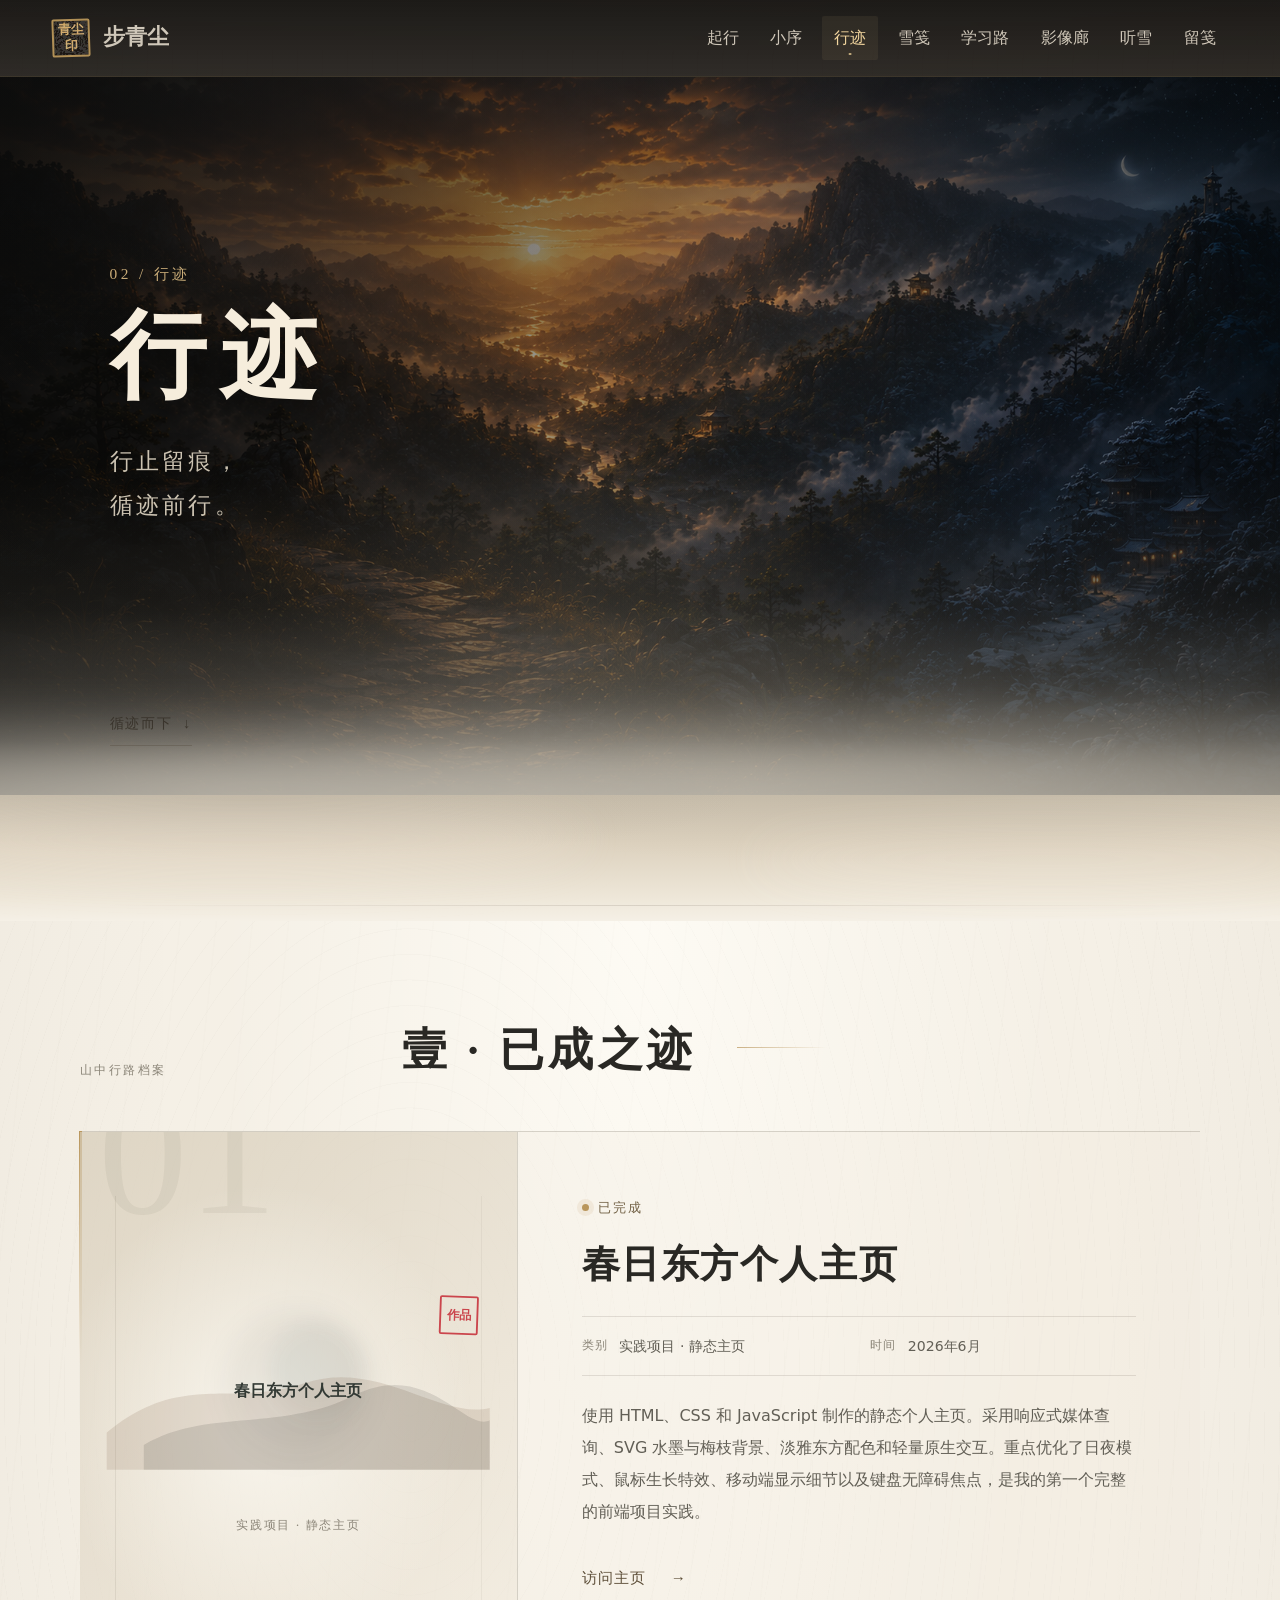
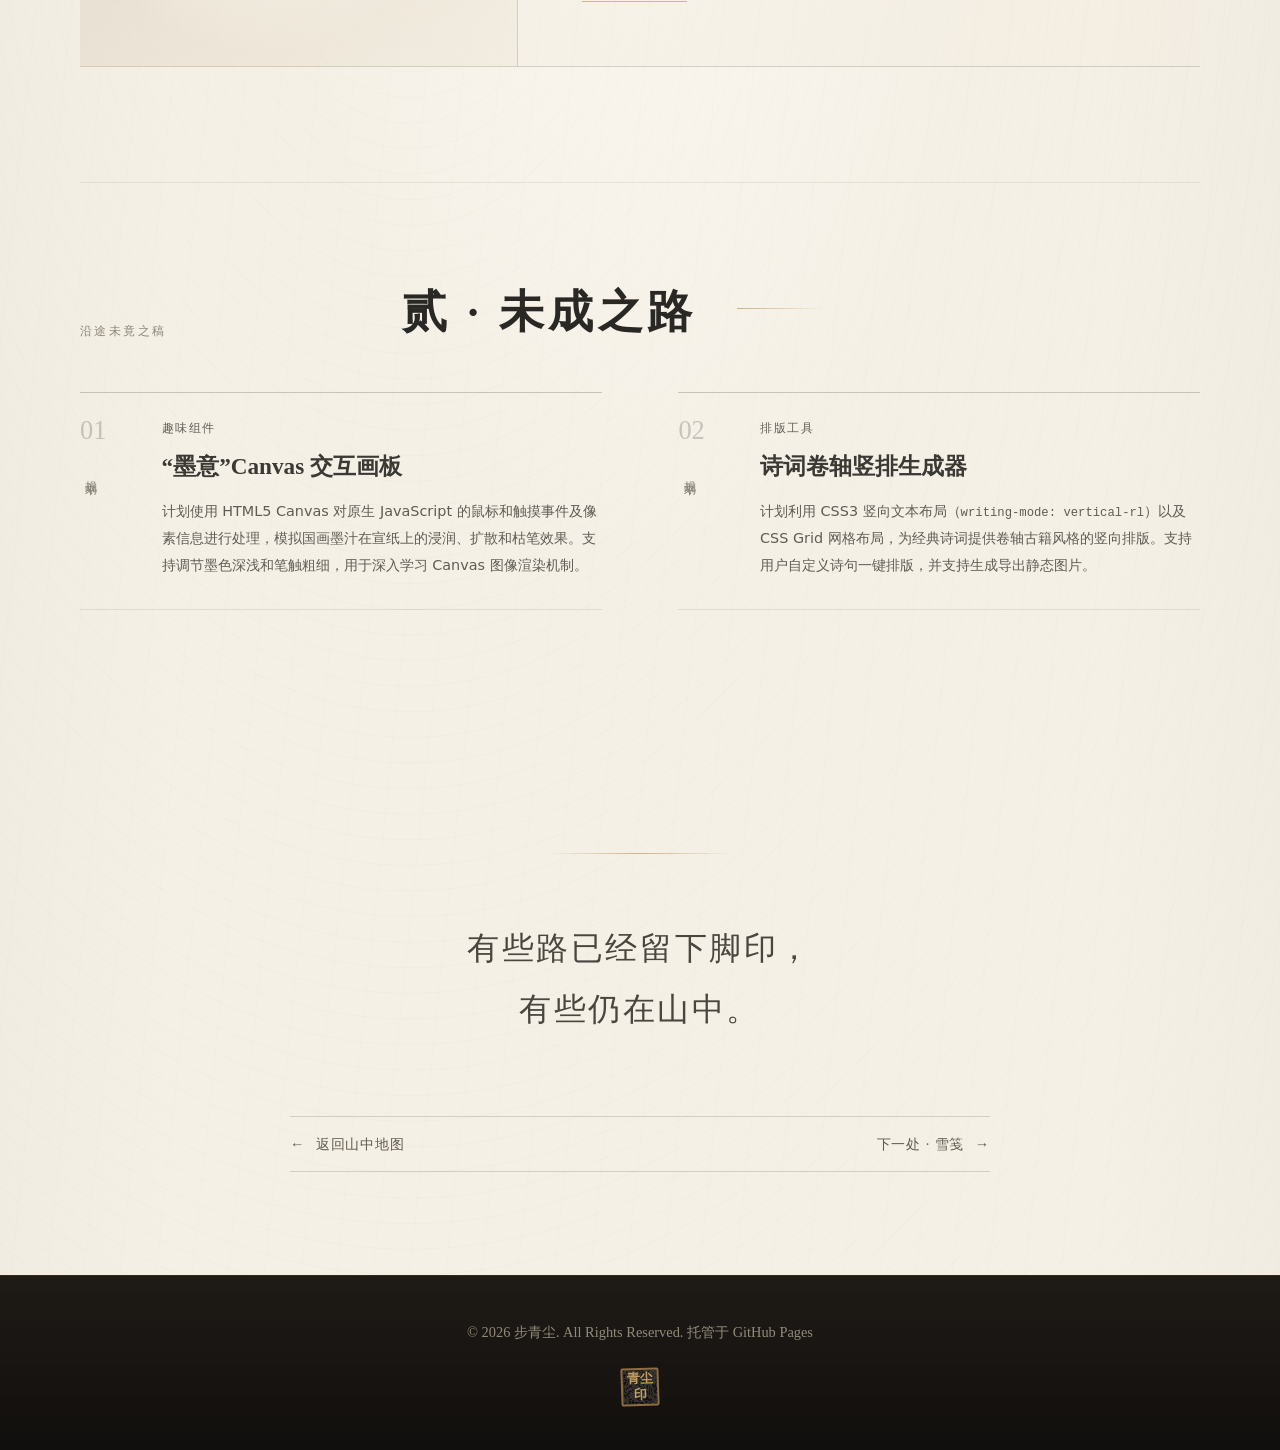
<file: projects.html>
<!DOCTYPE html>
<html lang="zh-CN">
<head>
  <meta charset="UTF-8">
  <meta name="viewport" content="width=device-width, initial-scale=1.0">
  <title>行迹 | 步青尘</title>
  <meta name="description" content="步青尘的行迹。记录已经完成的网页实践，也留下仍在路上的项目构想。">
  <meta name="author" content="步青尘">
  <meta name="robots" content="index, follow">
  <meta name="theme-color" content="#17130f">
  <link rel="icon" href="data:image/svg+xml,%3Csvg xmlns='http://www.w3.org/2000/svg' viewBox='0 0 64 64'%3E%3Crect width='64' height='64' rx='8' fill='%23faf7ef'/%3E%3Ctext x='32' y='42' font-size='34' text-anchor='middle' fill='%23cc4343' font-family='serif'%3E步%3C/text%3E%3C/svg%3E">
  <meta property="og:locale" content="zh_CN">
  <meta property="og:type" content="website">
  <meta property="og:site_name" content="步青尘">
  <meta property="og:title" content="行迹 | 步青尘">
  <meta property="og:description" content="步青尘的行迹。记录已经完成的网页实践，也留下仍在路上的项目构想。">
  <meta property="og:url" content="https://uner9895-blip.github.io/liuyuexue-site/projects.html">
  <meta property="og:image" content="https://uner9895-blip.github.io/liuyuexue-site/assets/images/social/og-home-v5.jpg">
  <meta property="og:image:width" content="1200">
  <meta property="og:image:height" content="630">
  <meta property="og:image:type" content="image/jpeg">
  <meta property="og:image:alt" content="步青尘「山中有路」暮色山谷个人主页">
  <meta name="twitter:card" content="summary_large_image">
  <meta name="twitter:title" content="行迹 | 步青尘">
  <meta name="twitter:description" content="步青尘的行迹。记录已经完成的网页实践，也留下仍在路上的项目构想。">
  <meta name="twitter:image" content="https://uner9895-blip.github.io/liuyuexue-site/assets/images/social/og-home-v5.jpg">
  <meta name="twitter:image:alt" content="步青尘「山中有路」暮色山谷个人主页">
  <link rel="canonical" href="https://uner9895-blip.github.io/liuyuexue-site/projects.html">
  <link rel="stylesheet" href="assets/css/style.css?v=2.3.0">
  <link rel="stylesheet" href="assets/css/projects-v2-continuity.css?v=0.1.0">
</head>
<body class="page-projects page-projects-v2">

  <header>
    <nav class="nav-container" aria-label="主导航">
      <a class="logo" href="index.html" aria-label="步青尘首页">
        <span class="seal">青尘<br>印</span>
        <span class="logo-text">步青尘</span>
      </a>
      <button class="burger-btn" type="button" aria-label="打开导航菜单" aria-expanded="false" aria-controls="site-menu">
        <span class="burger-line"></span>
        <span class="burger-line"></span>
        <span class="burger-line"></span>
      </button>
      <ul class="nav-menu" id="site-menu">
        <li class="nav-item"><a href="index.html">起行</a></li>
        <li class="nav-item"><a href="about.html">小序</a></li>
        <li class="nav-item active"><a href="projects.html" aria-current="page">行迹</a></li>
        <li class="nav-item"><a href="articles.html">雪笺</a></li>
        <li class="nav-item"><a href="learning.html">学习路</a></li>
        <li class="nav-item"><a href="gallery.html">影像廊</a></li>
        <li class="nav-item"><a href="music.html">听雪</a></li>
        <li class="nav-item"><a href="contact.html">留笺</a></li>
      </ul>
    </nav>
  </header>

  <main class="page-fade">
    <section class="projects-v2-threshold" aria-labelledby="projects-v2-title">
      <div class="projects-v2-threshold-scene" aria-hidden="true"></div>
      <div class="projects-v2-threshold-inner">
        <p class="projects-v2-chapter">02 / 行迹</p>
        <h1 id="projects-v2-title" class="projects-v2-title">行迹</h1>
        <p class="projects-v2-lead">行止留痕，<br>循迹前行。</p>
      </div>
      <a class="projects-v2-descend" href="#projects-ledger">循迹而下 <span aria-hidden="true">↓</span></a>
    </section>

    <div class="projects-v2-paper-transition" aria-hidden="true">
      <span class="projects-v2-mist projects-v2-mist-one"></span>
      <span class="projects-v2-mist projects-v2-mist-two"></span>
    </div>

    <div id="projects-ledger" class="projects-v2-ledger">
      <section class="projects-v2-completed" aria-labelledby="projects-v2-completed-title">
        <header class="projects-v2-section-heading scroll-reveal">
          <p class="projects-v2-section-index">山中行路档案</p>
          <h2 id="projects-v2-completed-title">壹 · 已成之迹</h2>
        </header>

        <article class="projects-v2-featured scroll-reveal">
          <figure class="projects-v2-featured-visual">
            <span class="projects-v2-record-number" aria-hidden="true">01</span>
            <svg class="projects-v2-project-art" viewBox="0 0 350 180" xmlns="http://www.w3.org/2000/svg" role="img" aria-label="春日东方个人主页的水墨山形项目图">
              <circle cx="175" cy="90" r="60" fill="rgba(32,33,31,0.05)" filter="blur(10px)"/>
              <circle cx="190" cy="80" r="40" fill="rgba(47,85,91,0.05)" filter="blur(8px)"/>
              <path d="M 20 130 C 80 80, 120 110, 180 90 C 240 70, 290 120, 330 110 L 330 160 L 20 160 Z" fill="rgba(138,114,91,0.18)"/>
              <path d="M 50 140 C 100 110, 160 130, 220 100 C 280 70, 310 130, 330 120 L 330 160 L 50 160 Z" fill="rgba(32,33,31,0.11)"/>
              <rect x="290" y="20" width="30" height="30" fill="none" stroke="var(--color-cinnabar)" stroke-width="1.5" rx="1" transform="rotate(2 305 35)"/>
              <text x="305" y="38" font-family="var(--font-title)" font-size="10" fill="var(--color-cinnabar)" font-weight="bold" text-anchor="middle" transform="rotate(2 305 35)">作品</text>
              <text x="175" y="100" font-family="var(--font-title)" font-size="13" fill="var(--color-ink-medium)" text-anchor="middle" font-weight="bold">春日东方个人主页</text>
            </svg>
            <figcaption>实践项目 · 静态主页</figcaption>
          </figure>

          <div class="projects-v2-featured-copy">
            <p class="projects-v2-status"><span aria-hidden="true"></span>已完成</p>
            <h3>春日东方个人主页</h3>
            <dl class="projects-v2-project-facts">
              <div>
                <dt>类别</dt>
                <dd>实践项目 · 静态主页</dd>
              </div>
              <div>
                <dt>时间</dt>
                <dd>2026年6月</dd>
              </div>
            </dl>
            <p class="projects-v2-description">使用 HTML、CSS 和 JavaScript 制作的静态个人主页。采用响应式媒体查询、SVG 水墨与梅枝背景、淡雅东方配色和轻量原生交互。重点优化了日夜模式、鼠标生长特效、移动端显示细节以及键盘无障碍焦点，是我的第一个完整的前端项目实践。</p>
            <a class="projects-v2-cta" href="index.html">访问主页 <span aria-hidden="true">→</span></a>
          </div>
        </article>
      </section>

      <section class="projects-v2-planned" aria-labelledby="projects-v2-planned-title">
        <header class="projects-v2-section-heading scroll-reveal">
          <p class="projects-v2-section-index">沿途未竟之稿</p>
          <h2 id="projects-v2-planned-title">贰 · 未成之路</h2>
        </header>

        <div class="projects-v2-plan-list">
          <article class="projects-v2-plan-item scroll-reveal">
            <div class="projects-v2-plan-head">
              <span class="projects-v2-plan-number" aria-hidden="true">01</span>
              <p class="projects-v2-plan-status">规划中</p>
            </div>
            <div class="projects-v2-plan-copy">
              <p class="projects-v2-plan-category">趣味组件</p>
              <h3>“墨意”Canvas 交互画板</h3>
              <p>计划使用 HTML5 Canvas 对原生 JavaScript 的鼠标和触摸事件及像素信息进行处理，模拟国画墨汁在宣纸上的浸润、扩散和枯笔效果。支持调节墨色深浅和笔触粗细，用于深入学习 Canvas 图像渲染机制。</p>
            </div>
          </article>

          <article class="projects-v2-plan-item scroll-reveal">
            <div class="projects-v2-plan-head">
              <span class="projects-v2-plan-number" aria-hidden="true">02</span>
              <p class="projects-v2-plan-status">规划中</p>
            </div>
            <div class="projects-v2-plan-copy">
              <p class="projects-v2-plan-category">排版工具</p>
              <h3>诗词卷轴竖排生成器</h3>
              <p>计划利用 CSS3 竖向文本布局（<code>writing-mode: vertical-rl</code>）以及 CSS Grid 网格布局，为经典诗词提供卷轴古籍风格的竖向排版。支持用户自定义诗句一键排版，并支持生成导出静态图片。</p>
            </div>
          </article>
        </div>
      </section>

      <section class="projects-v2-ending scroll-reveal" aria-labelledby="projects-v2-ending-title">
        <h2 id="projects-v2-ending-title" class="projects-v2-visually-hidden">卷尾</h2>
        <p>有些路已经留下脚印，<br>有些仍在山中。</p>
        <nav class="projects-v2-ending-nav" aria-label="行迹卷尾导航">
          <a href="index.html#home-route-map"><span aria-hidden="true">←</span> 返回山中地图</a>
          <a href="articles.html">下一处 · 雪笺 <span aria-hidden="true">→</span></a>
        </nav>
      </section>
    </div>
  </main>

  <footer>
    <div class="footer-content">
      <p class="footer-text">© 2026 步青尘. All Rights Reserved. 托管于 GitHub Pages</p>
      <div class="footer-stamp">
        <span class="seal">青尘<br>印</span>
      </div>
    </div>
  </footer>

  <!-- 听雪小筑音乐挂件 -->
  <div class="music-widget" role="complementary" aria-label="听雪小筑音乐播放器">
    <button class="music-pendant" type="button" aria-label="展开音乐播放器" aria-expanded="false">
      <svg viewBox="0 0 24 24" fill="none" stroke="currentColor" stroke-width="1.5" stroke-linecap="round" stroke-linejoin="round">
        <circle cx="12" cy="6" r="3" />
        <path d="M12 9v7" />
        <path d="M9 16h6l-3 5z" />
      </svg>
    </button>
    <div class="music-card">
      <div class="music-info">
        <span class="music-title">一曲清音</span>
        <span class="music-subtitle">春风入梅枝 · 古琴清心调</span>
      </div>
      <div class="music-controls">
        <button class="music-play-btn" type="button" aria-label="播放音乐">
          <svg viewBox="0 0 24 24"><path d="M8 5v14l11-7z"/></svg>
        </button>
        <div class="music-volume">
          <svg viewBox="0 0 24 24" fill="none" stroke="currentColor" stroke-width="2" stroke-linecap="round" stroke-linejoin="round">
            <polygon points="11 5 6 9 2 9 2 15 6 15 11 19 11 5"></polygon>
            <path d="M19.07 4.93a10 10 0 0 1 0 14.14M15.54 8.46a5 5 0 0 1 0 7.07"></path>
          </svg>
          <input type="range" class="volume-slider" min="0" max="1" step="0.05" value="0.5" aria-label="音量调节">
        </div>
      </div>
    </div>
  </div>

  <script src="assets/data/site-data.js?v=2.3.1"></script>
  <script src="assets/js/main.js?v=2.3.1"></script>
</body>
</html>
</file>
<file: assets/css/style.css>
/* ==========================================================================
   六月雪 - 中式水墨风格静态网页设计系统
   ========================================================================== */

:root {
  /* 白天模式 - 春日东方自然风配色 */
  --color-paper: #fefdf9; /* 暖白宣纸底，温润轻盈 */
  --color-paper-deep: #ebf3ec; /* 浅竹玉白，清新透亮 */
  --color-ink-dark: #232c28; /* 深黛墨，温暖清雅的深色 */
  --color-ink-medium: #4e5a54; /* 中黛墨，舒适的阅读字色 */
  --color-ink-light: #809087; /* 浅黛墨 */
  --color-daiqing: #326d75; /* 亮黛青 */
  --color-cinnabar: #cc4343; /* 醒目朱砂红 */
  --color-tea: #8a7b6e; /* 雅致木茶 */
  --color-gold: #dccca5; /* 草木淡金 */
  --color-spring-green: #b2d6be; /* 春竹新芽嫩绿 */
  --color-plum-pink: #fbcad0; /* 桃花粉/梅花粉 */
  --color-border: rgba(178, 214, 190, 0.32); /* 春绿半透明细边框 */
  --shadow-soft: 0 16px 40px rgba(178, 214, 190, 0.12); /* 浅绿底蕴的呼吸感阴影 */
  --scene-x: 0;
  --scene-y: 0;
  --tilt-x: 0deg;
  --tilt-y: 0deg;

  /* 全局共用属性 */
  --font-title: "STSong", "Songti SC", "SimSun", "Noto Serif CJK SC", serif;
  --font-body: system-ui, -apple-system, BlinkMacSystemFont, "Segoe UI", "PingFang SC", "Microsoft YaHei", sans-serif;
  --spacing-xs: 0.5rem;
  --spacing-sm: 1rem;
  --spacing-md: 2rem;
  --spacing-lg: 4rem;
  --spacing-xl: 7rem;
  --max-width: 1120px;
  --transition-smooth: 320ms cubic-bezier(0.25, 0.8, 0.25, 1);
}



*,
*::before,
*::after {
  box-sizing: border-box;
  margin: 0;
  padding: 0;
}

html {
  scroll-behavior: smooth;
  font-size: 16px;
  overflow-x: hidden;
}

body {
  min-height: 100vh;
  background-color: var(--color-paper);
  /* 宣纸底色叠加淡墨山水、春光晕染与微缩纸纹 */
  background-image:
    linear-gradient(180deg, rgba(254, 253, 249, 0.92) 0%, rgba(247, 242, 229, 0.88) 100%),
    radial-gradient(circle at 12% 18%, rgba(178, 214, 190, 0.20) 0%, transparent 52%),
    radial-gradient(circle at 86% 78%, rgba(251, 202, 208, 0.18) 0%, transparent 56%),
    radial-gradient(ellipse at 52% 118%, rgba(82, 96, 86, 0.08), transparent 50%),
    url("data:image/svg+xml,%3Csvg viewBox='0 0 260 260' xmlns='http://www.w3.org/2000/svg'%3E%3Cfilter id='paper'%3E%3CfeTurbulence type='fractalNoise' baseFrequency='0.72' numOctaves='4' stitchTiles='stitch'/%3E%3CfeColorMatrix type='saturate' values='0'/%3E%3C/filter%3E%3Crect width='100%25' height='100%25' filter='url(%23paper)' opacity='0.022'/%3E%3Cpath d='M0 40H260M0 132H260M0 218H260' stroke='%238a7b6e' stroke-width='0.35' opacity='0.08'/%3E%3C/svg%3E");
  background-size: auto, auto, auto, auto, 260px 260px;
  background-attachment: fixed;
  color: var(--color-ink-dark);
  font-family: var(--font-body);
  line-height: 1.85;
  letter-spacing: 0;
  display: flex;
  flex-direction: column;
  overflow-x: hidden;
  position: relative;
  text-rendering: optimizeLegibility;
  transition: background-color var(--transition-smooth), color var(--transition-smooth), background-image var(--transition-smooth);
}



body::before,
body::after {
  content: "";
  position: fixed;
  inset: 0;
  pointer-events: none;
  transition: opacity var(--transition-smooth);
}

/* 白天模式的春风绿影与微光 */
body::before {
  z-index: -4;
  background:
    radial-gradient(ellipse at 15% 15%, rgba(178, 214, 190, 0.15), transparent 50%),
    radial-gradient(ellipse at 85% 82%, rgba(251, 202, 208, 0.13), transparent 52%),
    radial-gradient(ellipse at 48% 10%, rgba(50, 109, 117, 0.045), transparent 54%),
    linear-gradient(120deg, transparent 0 26%, rgba(255, 255, 255, 0.22) 42%, transparent 66%);
  filter: blur(44px);
  animation: livingInkBreath 32s ease-in-out infinite alternate;
}

body::after {
  z-index: -5;
  background:
    url("data:image/svg+xml,%3Csvg viewBox='0 0 1400 520' xmlns='http://www.w3.org/2000/svg'%3E%3Cpath d='M0 384 C120 310 190 336 310 286 C430 234 500 286 625 230 C760 170 845 238 960 194 C1100 142 1220 196 1400 116 L1400 520 L0 520 Z' fill='%234e5a54' opacity='0.045'/%3E%3Cpath d='M0 430 C150 374 270 396 390 350 C525 296 620 344 735 292 C870 230 1010 284 1140 228 C1250 180 1320 194 1400 166' fill='none' stroke='%23326d75' stroke-width='3' opacity='0.035'/%3E%3C/svg%3E"),
    linear-gradient(135deg, rgba(255, 255, 255, 0.38) 0%, transparent 50%, rgba(243, 238, 223, 0.16) 100%);
  background-repeat: no-repeat;
  background-position: center bottom, center;
  background-size: 120vw 44vh, cover;
  opacity: 0.86;
  animation: paperLightDrift 40s ease-in-out infinite alternate;
}





img,
svg {
  max-width: 100%;
}

.ink-wash-bg {
  position: fixed;
  inset: 0;
  z-index: -3;
  pointer-events: none;
  overflow: hidden;
  transform: translate3d(calc(var(--scene-x) * -8px), calc(var(--scene-y) * -6px), 0);
  transition: transform 220ms ease-out;
}

.ink-wash-bg::before {
  content: "";
  position: absolute;
  left: -6%;
  right: -6%;
  bottom: -8vh;
  height: 44vh;
  background:
    radial-gradient(ellipse at 10% 82%, rgba(178, 214, 190, 0.19) 0 15%, transparent 42%),
    radial-gradient(ellipse at 35% 78%, rgba(251, 202, 208, 0.13) 0 16%, transparent 43%),
    radial-gradient(ellipse at 62% 84%, rgba(178, 214, 190, 0.16) 0 14%, transparent 42%),
    radial-gradient(ellipse at 88% 80%, rgba(251, 202, 208, 0.12) 0 15%, transparent 40%),
    linear-gradient(90deg, transparent 0%, rgba(78, 90, 84, 0.035) 45%, transparent 80%);
  filter: blur(42px);
  transform: scaleY(0.72);
  pointer-events: none;
  animation: floatingInkLow 36s ease-in-out infinite alternate;
}

.ink-wash-bg::after {
  content: "";
  position: absolute;
  top: 8vh;
  left: 8vw;
  width: min(72vw, 860px);
  height: 36vh;
  background:
    radial-gradient(ellipse at 24% 52%, rgba(178, 214, 190, 0.11), transparent 48%),
    radial-gradient(ellipse at 68% 50%, rgba(251, 202, 208, 0.10), transparent 54%),
    linear-gradient(96deg, transparent 0%, rgba(178, 214, 190, 0.08) 42%, transparent 76%),
    linear-gradient(172deg, transparent 18%, rgba(255, 255, 255, 0.18) 50%, transparent 78%);
  filter: blur(64px);
  opacity: 0.9;
  pointer-events: none;
  animation: floatingInkCloud 30s ease-in-out infinite alternate;
}

.ink-wash-1,
.ink-wash-2 {
  position: absolute;
  border-radius: 50%;
  filter: blur(90px); /* 进一步虚化 */
  animation: inkFade 1.2s ease both, ambientPlumBreath 34s ease-in-out 1.2s infinite alternate;
  pointer-events: none;
}

.ink-wash-1 {
  top: -18%;
  right: -16%;
  width: min(82vw, 980px);
  height: min(82vw, 980px);
  background: radial-gradient(circle, rgba(251, 202, 208, 0.15) 0%, rgba(178, 214, 190, 0.06) 54%, transparent 76%);
}

.ink-wash-2 {
  bottom: -18%;
  left: -14%;
  width: min(78vw, 880px);
  height: min(78vw, 880px);
  background: radial-gradient(circle, rgba(178, 214, 190, 0.18) 0%, rgba(251, 202, 208, 0.04) 58%, transparent 78%);
  animation-delay: 150ms;
}

.ink-silhouette {
  position: fixed;
  right: clamp(-1.8rem, 2.4vw, 1.8rem);
  bottom: -10px;
  width: min(25vw, 300px);
  color: var(--color-daiqing);
  filter: blur(3px) grayscale(1) contrast(0.76);
  opacity: 0.035;
  z-index: -2;
  pointer-events: none;
  transform: rotate(2deg) scale(0.96);
  transform-origin: bottom right;
  transition: opacity 0.5s ease;
  animation: silhouetteSway 38s ease-in-out infinite alternate;
}

@keyframes inkFade {
  from {
    opacity: 0;
    transform: scale(0.95);
  }
  to {
    opacity: 1;
    transform: scale(1);
  }
}

@keyframes livingInkBreath {
  from {
    opacity: 0.7;
    transform: translate3d(-0.6vw, -0.4vh, 0) scale(1);
  }
  to {
    opacity: 0.95;
    transform: translate3d(0.8vw, 0.7vh, 0) scale(1.035);
  }
}

@keyframes paperLightDrift {
  from {
    opacity: 0.66;
    transform: translate3d(-0.4vw, 0, 0) scale(1);
  }
  to {
    opacity: 0.86;
    transform: translate3d(1.4vw, -0.6vh, 0) scale(1.018);
  }
}

@keyframes floatingInkLow {
  from {
    opacity: 0.76;
    transform: translate3d(-1vw, 0, 0) scaleY(0.7);
  }
  to {
    opacity: 0.96;
    transform: translate3d(1.2vw, -0.8vh, 0) scaleY(0.78);
  }
}

@keyframes floatingInkCloud {
  from {
    opacity: 0.62;
    transform: translate3d(-0.8vw, 0.2vh, 0) scale(1);
  }
  to {
    opacity: 0.9;
    transform: translate3d(1.1vw, -0.6vh, 0) scale(1.045);
  }
}

@keyframes ambientPlumBreath {
  from {
    opacity: 0.75;
    transform: translate3d(0, 0, 0) scale(1);
  }
  to {
    opacity: 0.95;
    transform: translate3d(0.8vw, 0.6vh, 0) scale(1.035);
  }
}

@keyframes silhouetteSway {
  from {
    opacity: 0.026;
    transform: rotate(1.2deg) translate3d(0, 0, 0) scale(0.96);
  }
  to {
    opacity: 0.046;
    transform: rotate(2.8deg) translate3d(-0.8vw, -0.4vh, 0) scale(1);
  }
}

@keyframes plumShadowDrift {
  from {
    opacity: 0.78;
    transform:
      translate3d(
        calc(var(--scene-x) * -4px),
        calc(var(--scene-y) * -3px),
        0
      )
      scale(1);
  }
  to {
    opacity: 0.96;
    transform:
      translate3d(
        calc(-1.2vw + var(--scene-x) * -8px),
        calc(0.7vh + var(--scene-y) * -5px),
        0
      )
      scale(1.018);
  }
}

h1,
h2,
h3,
h4,
h5,
h6 {
  font-family: var(--font-title);
  color: var(--color-ink-dark);
  font-weight: 600;
  line-height: 1.35;
  letter-spacing: 0;
}

p {
  color: var(--color-ink-medium);
}

a {
  color: var(--color-daiqing);
  text-decoration: none;
  transition: color var(--transition-smooth), border-color var(--transition-smooth), background-color var(--transition-smooth), transform var(--transition-smooth);
}

a:hover {
  color: var(--color-cinnabar);
}

header {
  position: sticky;
  top: 0;
  z-index: 100;
  border-bottom: 1px solid var(--color-border);
  background:
    linear-gradient(180deg, rgba(254, 253, 249, 0.88), rgba(254, 253, 249, 0.76));
  backdrop-filter: blur(14px);
  transition: background var(--transition-smooth), border-color var(--transition-smooth);
}



.nav-container {
  max-width: var(--max-width);
  margin: 0 auto;
  padding: 1rem var(--spacing-md);
  display: flex;
  justify-content: space-between;
  align-items: center;
  gap: var(--spacing-md);
}

.logo {
  display: inline-flex;
  align-items: center;
  gap: 0.8rem;
  color: var(--color-ink-dark);
}

.logo-text {
  font-family: var(--font-title);
  font-size: 1.35rem;
  font-weight: 700;
  color: var(--color-ink-dark);
}

.nav-menu {
  display: flex;
  list-style: none;
  align-items: center;
  gap: 0.45rem;
}

.nav-drawer-header,
.nav-drawer-close {
  display: none;
}

.nav-item a {
  display: inline-flex;
  align-items: center;
  min-height: 2.35rem;
  padding: 0.25rem 0.7rem;
  border: 1px solid transparent;
  border-radius: 3px;
  font-family: var(--font-title);
  font-size: 0.98rem;
  color: var(--color-ink-medium);
  position: relative;
}

.nav-item a:hover,
.nav-item.active a,
.nav-item a[aria-current="page"] {
  color: var(--color-cinnabar);
  background-color: rgba(159, 53, 47, 0.035);
}

.nav-item a::after {
  content: "";
  position: absolute;
  left: 50%;
  bottom: 0.22rem;
  width: 0.18rem;
  height: 0.18rem;
  border-radius: 50%;
  background-color: var(--color-cinnabar);
  opacity: 0;
  transform: translateX(-50%) scale(0.55);
  transition: opacity var(--transition-smooth), transform var(--transition-smooth);
}

.nav-item.active a::after,
.nav-item a[aria-current="page"]::after {
  opacity: 0.82;
  transform: translateX(-50%) scale(1);
}

.burger-btn {
  display: none;
  width: 2.6rem;
  height: 2.6rem;
  border: 1px solid var(--color-border);
  border-radius: 999px;
  background: rgba(251, 248, 241, 0.78);
  cursor: pointer;
  position: relative;
  z-index: 120;
}

.burger-line {
  display: block;
  width: 1.15rem;
  height: 1px;
  background-color: var(--color-ink-dark);
  position: absolute;
  left: 50%;
  transform: translateX(-50%);
  transition: transform var(--transition-smooth), opacity var(--transition-smooth), background-color var(--transition-smooth);
}

.burger-line:nth-child(1) { top: 0.86rem; }
.burger-line:nth-child(2) { top: 1.28rem; }
.burger-line:nth-child(3) { top: 1.7rem; }

.burger-btn.active .burger-line:nth-child(1) {
  transform: translateX(-50%) translateY(0.42rem) rotate(45deg);
  background-color: var(--color-cinnabar);
}

.burger-btn.active .burger-line:nth-child(2) {
  opacity: 0;
}

.burger-btn.active .burger-line:nth-child(3) {
  transform: translateX(-50%) translateY(-0.42rem) rotate(-45deg);
  background-color: var(--color-cinnabar);
}

.seal {
  display: inline-flex;
  align-items: center;
  justify-content: center;
  width: 38px;
  height: 38px;
  border: 2px solid var(--color-cinnabar);
  color: var(--color-cinnabar);
  font-family: var(--font-title);
  font-size: 13px;
  font-weight: 700;
  line-height: 1.2;
  text-align: center;
  padding: 2px;
  transform: rotate(-2deg);
  user-select: none;
  background-color: rgba(251, 250, 245, 0.9);
  box-shadow: 0 0 1px rgba(165, 53, 47, 0.18);
  border-radius: 2px;
  position: relative;
  letter-spacing: 0;
}

.seal::after {
  content: "";
  position: absolute;
  inset: 0;
  background-image: url("data:image/svg+xml,%3Csvg viewBox='0 0 100 100' xmlns='http://www.w3.org/2000/svg'%3E%3Cfilter id='wear'%3E%3CfeTurbulence type='fractalNoise' baseFrequency='0.9' numOctaves='1'/%3E%3CfeColorMatrix type='matrix' values='1 0 0 0 0 0 1 0 0 0 0 0 1 0 0 0 0 0 20 -9'/%3E%3C/filter%3E%3Crect width='100%25' height='100%25' filter='url(%23wear)' opacity='0.18'/%3E%3C/svg%3E");
  pointer-events: none;
}

.seal-yinke {
  width: 48px;
  height: 48px;
  background-color: var(--color-cinnabar);
  color: var(--color-paper);
  border-color: var(--color-cinnabar);
  transform: rotate(3deg);
}

.btn-ink {
  display: inline-flex;
  align-items: center;
  justify-content: center;
  min-height: 2.8rem;
  padding: 0.68rem 1.45rem;
  border: 1px solid rgba(50, 109, 117, 0.42);
  border-radius: 3px;
  background:
    linear-gradient(180deg, rgba(255,255,255,0.48), rgba(178,214,190,0.08)),
    rgba(254, 253, 249, 0.45);
  color: var(--color-ink-dark);
  font-family: var(--font-title);
  font-size: 0.98rem;
  cursor: pointer;
  position: relative;
  overflow: hidden;
  transition: color var(--transition-smooth), border-color var(--transition-smooth), background-color var(--transition-smooth), transform var(--transition-smooth), box-shadow var(--transition-smooth);
}

.btn-ink::before {
  content: "";
  position: absolute;
  inset: -120% auto auto 50%;
  width: 12rem;
  height: 12rem;
  border-radius: 50%;
  background: radial-gradient(circle, rgba(204, 67, 67, 0.18), rgba(204, 67, 67, 0.05) 38%, transparent 67%);
  transform: translateX(-50%) scale(0.25);
  opacity: 0;
  transition: transform 520ms ease, opacity 520ms ease;
}

.btn-ink:hover,
.btn-ink:focus-visible {
  color: var(--color-cinnabar);
  border-color: var(--color-cinnabar);
  background-color: rgba(254, 253, 249, 0.82);
  box-shadow: 0 9px 22px rgba(178, 214, 190, 0.16);
  transform: translateY(-2px);
  outline: none;
}

.btn-ink:hover::before,
.btn-ink:focus-visible::before {
  opacity: 1;
  transform: translateX(-50%) scale(1);
}

.btn-secondary {
  border-color: rgba(178, 214, 190, 0.72);
  color: var(--color-ink-medium);
}

.btn-secondary:hover,
.btn-secondary:focus-visible {
  border-color: var(--color-daiqing);
  color: var(--color-daiqing);
  background-color: rgba(178, 214, 190, 0.18);
}

main {
  flex: 1;
  max-width: var(--max-width);
  width: 100%;
  margin: 0 auto;
  padding: var(--spacing-lg) var(--spacing-md);
  position: relative;
}

.page-fade {
  opacity: 0;
  transform: translateY(12px);
  animation: pageIn 700ms ease forwards;
}

@keyframes pageIn {
  to {
    opacity: 1;
    transform: translateY(0);
  }
}

footer {
  border-top: 1px solid var(--color-border);
  padding: 2.7rem var(--spacing-md);
  text-align: center;
  background-color: rgba(251, 248, 241, 0.68);
  transition: background-color var(--transition-smooth), border-color var(--transition-smooth);
}



.footer-content {
  max-width: var(--max-width);
  margin: 0 auto;
  display: flex;
  flex-direction: column;
  align-items: center;
  gap: 0.9rem;
}

.footer-text {
  font-family: var(--font-title);
  color: var(--color-ink-light);
  font-size: 0.9rem;
}

.footer-stamp {
  margin-top: 0.25rem;
}

.hero-section {
  min-height: calc(100vh - 210px);
  display: flex;
  align-items: center;
  position: relative;
}

.hero-section::before {
  content: "";
  position: absolute;
  left: 0;
  right: 8%;
  top: 50%;
  height: 1px;
  background: linear-gradient(90deg, transparent, rgba(133,112,92,0.18), transparent);
  z-index: -1;
}

.hero-section::after {
  content: "";
  position: absolute;
  right: clamp(-5rem, -4vw, -1rem);
  top: 12%;
  width: min(36vw, 430px);
  height: min(36vw, 430px);
  border-radius: 50%;
  background:
    radial-gradient(circle, rgba(220, 204, 165, 0.28), rgba(251, 202, 208, 0.12) 42%, transparent 70%);
  filter: blur(26px);
  opacity: 0.62;
  z-index: -2;
  transform: translate3d(calc(var(--scene-x) * 8px), calc(var(--scene-y) * 5px), 0);
  transition: transform 220ms ease-out;
}

.hero-layout {
  width: 100%;
  display: grid;
  grid-template-columns: minmax(0, 1.18fr) minmax(260px, 0.82fr);
  gap: clamp(2rem, 6vw, 5.5rem);
  align-items: center;
}

.hero-copy {
  max-width: 680px;
}

.hero-stamp-wrapper {
  display: inline-flex;
  margin-bottom: 1.2rem;
}

.hero-kicker {
  display: inline-flex;
  align-items: center;
  gap: 0.75rem;
  margin-bottom: 1rem;
  color: var(--color-tea);
  font-family: var(--font-title);
  font-size: 1rem;
}

.hero-kicker::before {
  content: "";
  width: 2.5rem;
  height: 1px;
  background-color: var(--color-gold);
}

.hero-title {
  font-size: clamp(3.2rem, 8vw, 6.8rem);
  font-weight: 500;
  color: var(--color-ink-dark);
  line-height: 1.05;
  text-shadow: 0 12px 42px rgba(47, 86, 92, 0.08);
}

.hero-subtitle {
  margin-top: 0.95rem;
  font-family: var(--font-title);
  font-size: clamp(1.15rem, 2vw, 1.55rem);
  color: var(--color-daiqing);
}

.hero-desc {
  max-width: 620px;
  margin: 1.7rem 0 0;
  font-size: 1.05rem;
  line-height: 2;
}

.hero-actions {
  display: flex;
  flex-wrap: wrap;
  gap: 0.85rem;
  margin-top: 2rem;
}

.hero-brief {
  align-self: stretch;
  display: flex;
  flex-direction: column;
  justify-content: center;
  gap: 1rem;
  padding: 1.8rem 0 1.8rem 2rem;
  border-left: 1px solid rgba(133, 112, 92, 0.28);
  background:
    radial-gradient(ellipse at 0% 50%, rgba(47, 86, 92, 0.055), transparent 62%),
    linear-gradient(90deg, rgba(255,255,255,0.2), transparent 74%);
  position: relative;
}

.brief-list {
  display: flex;
  flex-direction: column;
  gap: 1rem;
}

.hero-brief::before {
  content: "";
  position: absolute;
  left: -4px;
  top: 1.6rem;
  width: 7px;
  height: 7px;
  border-radius: 50%;
  background-color: var(--color-cinnabar);
  opacity: 0.72;
  box-shadow: 0 7.2rem 0 rgba(159, 53, 47, 0.16);
}

.brief-row {
  display: grid;
  grid-template-columns: 4.5rem 1fr;
  gap: 1rem;
  align-items: baseline;
}

.image-note-preview {
  margin-top: 0.45rem;
  padding: 0.82rem;
  border-radius: 8px;
  border: 1px solid rgba(178, 214, 190, 0.38);
  background:
    linear-gradient(145deg, rgba(255, 255, 255, 0.72), rgba(254, 253, 249, 0.5)),
    radial-gradient(circle at 82% 12%, rgba(220, 204, 165, 0.22), transparent 44%);
  box-shadow: 0 16px 38px rgba(138, 123, 110, 0.12);
  backdrop-filter: blur(12px);
  -webkit-backdrop-filter: blur(12px);
  transform-style: preserve-3d;
  transition: transform var(--transition-smooth), box-shadow var(--transition-smooth), border-color var(--transition-smooth);
}



.image-note-preview:hover {
  border-color: rgba(204, 67, 67, 0.24);
  box-shadow: 0 22px 48px rgba(138, 123, 110, 0.16);
}

.image-note-preview-media {
  aspect-ratio: 3 / 2;
  border-radius: 6px;
  background:
    linear-gradient(180deg, rgba(251, 202, 208, 0.16), transparent 48%),
    radial-gradient(ellipse at 25% 24%, rgba(255, 255, 255, 0.72), transparent 28%),
    radial-gradient(ellipse at 70% 28%, rgba(220, 204, 165, 0.34), transparent 34%),
    linear-gradient(170deg, rgba(178, 214, 190, 0.38), rgba(247, 242, 229, 0.78) 44%, rgba(138, 123, 110, 0.22));
  position: relative;
  overflow: hidden;
}

.image-note-preview-media::before {
  content: "";
  position: absolute;
  inset: auto -8% 10% -8%;
  height: 42%;
  background:
    radial-gradient(ellipse at 28% 80%, rgba(78, 90, 84, 0.12), transparent 58%),
    radial-gradient(ellipse at 72% 86%, rgba(50, 109, 117, 0.10), transparent 56%);
  filter: blur(4px);
}

.image-note-preview-body {
  padding: 0.9rem 0.25rem 0.2rem;
}

.image-note-preview-title {
  margin-top: 0.2rem;
  font-family: var(--font-title);
  font-size: 1.2rem;
  color: var(--color-ink-dark);
}

.image-note-preview-subtitle,
.image-note-preview-text {
  color: var(--color-ink-medium);
  line-height: 1.75;
}

.image-note-preview-subtitle {
  font-size: 0.9rem;
}

.image-note-preview-text {
  margin-top: 0.55rem;
  font-size: 0.92rem;
}

.brief-label {
  color: var(--color-ink-light);
  font-family: var(--font-title);
  font-size: 0.92rem;
}

.brief-value {
  color: var(--color-ink-dark);
  font-family: var(--font-title);
  font-size: 1.05rem;
}

.page-title-section {
  text-align: center;
  margin-bottom: var(--spacing-lg);
  position: relative;
}

.page-title {
  font-size: clamp(2rem, 5vw, 3rem);
  margin-bottom: 0.65rem;
}

.page-subtitle {
  color: var(--color-ink-light);
  font-family: var(--font-title);
  font-size: 0.98rem;
}

.page-subtitle::before,
.page-subtitle::after {
  content: "";
  display: inline-block;
  width: 1.8rem;
  height: 1px;
  margin: 0 0.8rem 0.25rem;
  background-color: rgba(138, 114, 91, 0.45);
}

.about-grid,
.contact-container {
  display: grid;
  grid-template-columns: minmax(0, 1fr) minmax(0, 1.08fr);
  gap: clamp(2rem, 5vw, 4rem);
  align-items: start;
}

.about-intro-section,
.timeline-section,
.contact-info,
.contact-form-wrapper {
  min-width: 0;
}

.about-intro-section,
.contact-info {
  display: flex;
  flex-direction: column;
  gap: 1.6rem;
}

.section-subheading {
  font-size: 1.35rem;
  margin-bottom: 0.8rem;
  padding-bottom: 0.7rem;
  border-bottom: 1px solid rgba(133, 112, 92, 0.16);
  position: relative;
}

.section-subheading::after {
  content: "";
  position: absolute;
  left: 0;
  bottom: -1px;
  width: 3.2rem;
  height: 1px;
  background: linear-gradient(90deg, rgba(159,53,47,0.55), transparent);
}

.concept-box,
.placeholder-panel {
  background:
    radial-gradient(ellipse at 8% 0%, rgba(47, 86, 92, 0.055), transparent 48%),
    linear-gradient(180deg, rgba(255,255,255,0.38), rgba(251,250,245,0.22));
  border: 1px solid rgba(133, 112, 92, 0.18);
  border-left: 2px solid rgba(133, 112, 92, 0.56);
  padding: 1.25rem 1.35rem;
  color: var(--color-ink-medium);
  border-radius: 4px;
}

.skills-section {
  margin-top: 0.2rem;
}

.skills-list {
  display: flex;
  flex-wrap: wrap;
  gap: 0.75rem;
  list-style: none;
  margin-top: 0.9rem;
}

.skill-tag {
  border: 1px solid rgba(138, 114, 91, 0.25);
  color: var(--color-tea);
  background-color: rgba(138, 114, 91, 0.065);
  padding: 0.38rem 0.9rem;
  border-radius: 3px;
  font-family: var(--font-title);
  font-size: 0.92rem;
  cursor: pointer;
  position: relative;
  transition: all var(--transition-smooth);
}

.skill-tag:hover {
  border-color: var(--color-cinnabar);
  color: var(--color-cinnabar);
  background-color: rgba(165, 53, 47, 0.055);
  box-shadow: 0 8px 18px rgba(64, 54, 42, 0.06);
  transform: translateY(-1px);
}


.timeline {
  position: relative;
  padding-left: 1.6rem;
  margin-top: 0.9rem;
}

.timeline::before {
  content: "";
  position: absolute;
  top: 0.2rem;
  bottom: 0.3rem;
  left: 4px;
  width: 1px;
  background-color: rgba(138, 114, 91, 0.26);
}

.timeline-item {
  position: relative;
  margin-bottom: 1.7rem;
  padding-bottom: 1.2rem;
  border-bottom: 1px solid rgba(138, 114, 91, 0.12);
}

.timeline-item:last-child {
  margin-bottom: 0;
  border-bottom: 0;
}

.timeline-marker {
  position: absolute;
  left: -1.6rem;
  top: 0.36rem;
  width: 9px;
  height: 9px;
  background-color: var(--color-paper);
  border: 2px solid var(--color-daiqing);
  border-radius: 50%;
  z-index: 2;
}

.timeline-item:hover .timeline-marker {
  background-color: var(--color-cinnabar);
  border-color: var(--color-cinnabar);
}

.timeline-time {
  font-family: var(--font-title);
  color: var(--color-cinnabar);
  font-weight: 700;
  font-size: 0.98rem;
  margin-bottom: 0.35rem;
}

.timeline-title {
  font-size: 1.12rem;
  margin-bottom: 0.45rem;
}

.timeline-content {
  color: var(--color-ink-medium);
  font-size: 0.96rem;
  line-height: 1.9;
}

.card-grid {
  display: grid;
  grid-template-columns: repeat(auto-fit, minmax(280px, 1fr));
  gap: 1.35rem;
  margin-top: var(--spacing-md);
}

.card {
  min-width: 0;
  background:
    radial-gradient(circle at 10% 10%, rgba(178, 214, 190, 0.18) 0%, transparent 55%),
    radial-gradient(circle at 90% 90%, rgba(251, 202, 208, 0.20) 0%, transparent 55%),
    rgba(254, 253, 249, 0.88);
  backdrop-filter: blur(12px);
  -webkit-backdrop-filter: blur(12px);
  border: 1px solid rgba(178, 214, 190, 0.35);
  padding: 1.45rem;
  border-radius: 6px;
  transition: transform var(--transition-smooth), border-color var(--transition-smooth), background-color var(--transition-smooth), box-shadow var(--transition-smooth);
  display: flex;
  flex-direction: column;
  gap: 0.95rem;
  position: relative;
  overflow: hidden;
}



.card::before {
  content: "";
  position: absolute;
  inset: 0 0 auto;
  height: 2.5px;
  background: linear-gradient(90deg, transparent, var(--color-spring-green) 30%, var(--color-plum-pink) 70%, transparent);
  opacity: 0.6;
  transition: opacity var(--transition-smooth);
}

.card::after {
  content: "";
  position: absolute;
  right: -2.6rem;
  bottom: -2.7rem;
  width: 8rem;
  height: 8rem;
  border-radius: 50%;
  background: radial-gradient(circle, rgba(204,67,67,0.06), transparent 64%);
  opacity: 0;
  transition: opacity var(--transition-smooth), transform var(--transition-smooth);
}

.card:hover {
  transform: translateY(-4px);
  border-color: var(--color-spring-green);
  box-shadow: 0 16px 36px rgba(178, 214, 190, 0.22);
}

.card:hover::before {
  opacity: 0.95;
}

.card:hover::after {
  opacity: 1;
  transform: scale(1.08);
}

.tilt-card {
  transform:
    perspective(900px)
    rotateX(var(--tilt-y, 0deg))
    rotateY(var(--tilt-x, 0deg))
    translateY(0);
  transform-style: preserve-3d;
}

.tilt-card:hover {
  transform:
    perspective(900px)
    rotateX(var(--tilt-y, 0deg))
    rotateY(var(--tilt-x, 0deg))
    translateY(-4px)
    scale(1.01);
}

.image-notes-section {
  position: relative;
}

.image-notes-section::before {
  content: "";
  position: absolute;
  inset: 2rem -4vw auto auto;
  width: min(34vw, 360px);
  height: min(34vw, 360px);
  border-radius: 50%;
  background: radial-gradient(circle, rgba(220, 204, 165, 0.18), transparent 68%);
  filter: blur(22px);
  opacity: 0.66;
  z-index: -1;
}

.image-note-grid {
  display: grid;
  grid-template-columns: repeat(3, minmax(0, 1fr));
  gap: 1.25rem;
  margin-top: var(--spacing-md);
}

.image-note-card {
  min-width: 0;
  border-radius: 8px;
  overflow: hidden;
  border: 1px solid rgba(178, 214, 190, 0.34);
  background:
    linear-gradient(145deg, rgba(255, 255, 255, 0.72), rgba(254, 253, 249, 0.58));
  box-shadow: 0 14px 34px rgba(138, 123, 110, 0.11);
  transition: transform var(--transition-smooth), box-shadow var(--transition-smooth), border-color var(--transition-smooth);
}



.image-note-card:hover {
  border-color: rgba(204, 67, 67, 0.26);
  box-shadow: 0 20px 44px rgba(138, 123, 110, 0.16);
}

.image-note-media {
  aspect-ratio: 4 / 3;
  position: relative;
  overflow: hidden;
  background-color: rgba(247, 242, 229, 0.8);
}

.image-note-media::before,
.image-note-media::after {
  content: "";
  position: absolute;
  inset: 0;
  pointer-events: none;
}

.image-note-media::before {
  background:
    linear-gradient(180deg, rgba(255, 255, 255, 0.42), transparent 42%),
    url("data:image/svg+xml,%3Csvg viewBox='0 0 220 220' xmlns='http://www.w3.org/2000/svg'%3E%3Cfilter id='grain'%3E%3CfeTurbulence type='fractalNoise' baseFrequency='0.8' numOctaves='3' stitchTiles='stitch'/%3E%3C/filter%3E%3Crect width='100%25' height='100%25' filter='url(%23grain)' opacity='0.035'/%3E%3C/svg%3E");
  mix-blend-mode: soft-light;
}

.image-note-media::after {
  inset: auto -8% 8% -8%;
  height: 44%;
  background:
    radial-gradient(ellipse at 28% 88%, rgba(78, 90, 84, 0.15), transparent 58%),
    radial-gradient(ellipse at 70% 84%, rgba(50, 109, 117, 0.12), transparent 56%);
  filter: blur(5px);
}

.image-note-media-rain {
  background:
    linear-gradient(180deg, rgba(128, 144, 135, 0.28), transparent 62%),
    repeating-linear-gradient(102deg, transparent 0 13px, rgba(255, 255, 255, 0.26) 14px 15px),
    linear-gradient(145deg, rgba(178, 214, 190, 0.38), rgba(247, 242, 229, 0.84) 58%, rgba(138, 123, 110, 0.22));
}

.image-note-media-cloud {
  background:
    radial-gradient(ellipse at 22% 26%, rgba(255, 255, 255, 0.84), transparent 28%),
    radial-gradient(ellipse at 66% 22%, rgba(251, 202, 208, 0.42), transparent 34%),
    linear-gradient(160deg, rgba(220, 204, 165, 0.36), rgba(247, 242, 229, 0.78) 52%, rgba(178, 214, 190, 0.22));
}

.image-note-media-tree {
  background:
    linear-gradient(115deg, transparent 0 42%, rgba(78, 90, 84, 0.16) 43% 45%, transparent 46%),
    repeating-linear-gradient(96deg, transparent 0 20px, rgba(50, 109, 117, 0.09) 21px 23px),
    linear-gradient(155deg, rgba(178, 214, 190, 0.36), rgba(254, 253, 249, 0.8));
}

.image-note-media-tea {
  background:
    radial-gradient(ellipse at 48% 62%, rgba(138, 123, 110, 0.32), transparent 26%),
    radial-gradient(ellipse at 50% 42%, rgba(255, 255, 255, 0.42), transparent 16%),
    linear-gradient(150deg, rgba(220, 204, 165, 0.48), rgba(247, 242, 229, 0.86) 58%, rgba(251, 202, 208, 0.18));
}

.image-note-media-night {
  background:
    radial-gradient(circle at 72% 34%, rgba(220, 204, 165, 0.44), transparent 12%),
    linear-gradient(120deg, rgba(12, 16, 19, 0.84), rgba(20, 27, 34, 0.72) 54%, rgba(114, 203, 216, 0.16));
}

.image-note-media-mountain {
  background:
    url("data:image/svg+xml,%3Csvg viewBox='0 0 520 360' xmlns='http://www.w3.org/2000/svg'%3E%3Cpath d='M0 250 C80 190 128 216 196 166 C270 112 322 184 392 132 C445 94 478 112 520 82 L520 360 L0 360 Z' fill='%234e5a54' opacity='0.18'/%3E%3Cpath d='M0 286 C100 236 188 260 270 214 C352 170 428 224 520 182' fill='none' stroke='%23326d75' stroke-width='3' opacity='0.14'/%3E%3C/svg%3E"),
    linear-gradient(160deg, rgba(178, 214, 190, 0.28), rgba(247, 242, 229, 0.86) 58%, rgba(220, 204, 165, 0.22));
  background-size: cover;
}

.image-note-content {
  padding: 1rem 1.05rem 1.12rem;
}

.image-note-content h3 {
  font-family: var(--font-title);
  font-size: 1.08rem;
  color: var(--color-ink-dark);
  margin-bottom: 0.35rem;
}

.image-note-content p {
  color: var(--color-ink-medium);
  line-height: 1.75;
  font-size: 0.94rem;
}

.project-art {
  width: 100%;
  height: auto;
  display: block;
  background:
    radial-gradient(ellipse at 50% 60%, rgba(47,86,92,0.045), transparent 62%),
    var(--color-paper-deep);
  border: 1px solid rgba(133, 112, 92, 0.18);
  border-radius: 4px;
}

.card-category {
  font-family: var(--font-title);
  color: var(--color-daiqing);
  font-size: 0.86rem;
}

.card-tech {
  display: flex;
  flex-wrap: wrap;
  gap: 0.42rem;
  margin-top: -0.2rem;
}

.card-tech span {
  border: 1px solid rgba(47, 86, 92, 0.16);
  background-color: rgba(47, 86, 92, 0.045);
  color: var(--color-daiqing);
  border-radius: 3px;
  padding: 0.18rem 0.45rem;
  font-size: 0.78rem;
  font-family: var(--font-body);
}

.card-title {
  font-size: 1.25rem;
}

.card-desc {
  color: var(--color-ink-medium);
  font-size: 0.96rem;
  line-height: 1.9;
  flex: 1;
}

.card-meta {
  border-top: 1px dashed var(--color-border);
  padding-top: 0.85rem;
  margin-top: 0.2rem;
  display: flex;
  justify-content: space-between;
  align-items: center;
  gap: 1rem;
  flex-wrap: wrap;
  font-size: 0.88rem;
  color: var(--color-ink-light);
}

.card-link {
  font-family: var(--font-title);
  color: var(--color-daiqing);
}

.muted-link {
  color: var(--color-ink-light);
}

.contact-item {
  display: flex;
  flex-direction: column;
  gap: 0.42rem;
}

.contact-label {
  font-family: var(--font-title);
  color: var(--color-ink-light);
  font-size: 0.94rem;
}

.contact-value {
  font-size: 1.1rem;
  color: var(--color-cinnabar);
  font-family: var(--font-title);
  font-weight: 700;
}

.social-links {
  display: flex;
  flex-wrap: wrap;
  gap: 0.75rem;
  margin-top: 0.45rem;
}

.social-icon {
  display: inline-flex;
  align-items: center;
  border: 1px solid var(--color-border);
  padding: 0.48rem 0.95rem;
  border-radius: 3px;
  font-family: var(--font-title);
  font-size: 0.9rem;
  color: var(--color-ink-medium);
  background-color: rgba(255, 255, 255, 0.2);
}

.social-icon:hover {
  background-color: var(--color-cinnabar);
  border-color: var(--color-cinnabar);
  color: var(--color-paper);
}

.contact-form-wrapper {
  background:
    radial-gradient(ellipse at 0% 0%, rgba(47, 86, 92, 0.04), transparent 56%),
    rgba(251, 250, 245, 0.66);
  border: 1px solid rgba(133, 112, 92, 0.2);
  padding: 1.6rem;
  border-radius: 6px;
}

.form-group {
  margin-bottom: 1.25rem;
  display: flex;
  flex-direction: column;
  gap: 0.45rem;
}

.form-label {
  font-family: var(--font-title);
  color: var(--color-ink-medium);
  font-size: 0.95rem;
}

.form-control {
  width: 100%;
  min-width: 0;
  border: 1px solid var(--color-border);
  border-radius: 3px;
  background-color: rgba(255, 255, 255, 0.35);
  padding: 0.72rem 0.9rem;
  font-family: var(--font-body);
  color: var(--color-ink-dark);
  font-size: 1rem;
  transition: border-color var(--transition-smooth), box-shadow var(--transition-smooth), background-color var(--transition-smooth);
}

.form-control:focus {
  outline: none;
  border-color: var(--color-daiqing);
  background-color: rgba(255, 255, 255, 0.55);
  box-shadow: 0 0 0 3px rgba(47, 85, 91, 0.09);
}

textarea.form-control {
  min-height: 122px;
  resize: vertical;
}

.toast-notice {
  position: fixed;
  left: 50%;
  bottom: 1.5rem;
  max-width: min(92vw, 520px);
  transform: translate(-50%, 16px);
  background-color: var(--color-cinnabar);
  color: var(--color-paper);
  padding: 0.75rem 1.25rem;
  border-radius: 3px;
  font-family: var(--font-title);
  font-size: 0.95rem;
  opacity: 0;
  visibility: hidden;
  box-shadow: 0 12px 28px rgba(165, 53, 47, 0.2);
  z-index: 1000;
  transition: opacity var(--transition-smooth), visibility var(--transition-smooth), transform var(--transition-smooth);
}

.toast-notice.show {
  opacity: 1;
  visibility: visible;
  transform: translate(-50%, 0);
}

.error-container {
  min-height: 68vh;
  display: flex;
  flex-direction: column;
  justify-content: center;
  align-items: center;
  text-align: center;
  gap: 1.35rem;
}

.error-code {
  font-family: var(--font-title);
  font-size: clamp(5rem, 16vw, 9rem);
  line-height: 1;
  color: var(--color-ink-light);
  opacity: 0.3;
}

.error-title {
  font-size: clamp(1.7rem, 5vw, 2.4rem);
  color: var(--color-ink-dark);
}

.error-desc {
  color: var(--color-ink-medium);
  font-size: 1rem;
  margin-bottom: 0.35rem;
}

@media (max-width: 900px) {
  :root {
    --spacing-lg: 3rem;
  }

  .hero-layout,
.about-grid,
.contact-container {
    grid-template-columns: 1fr;
  }

  .hero-section {
    min-height: auto;
    padding-top: 2rem;
  }

  .hero-brief {
    padding: 1.2rem 0 0;
    border-left: 0;
    border-top: 1px solid rgba(138, 114, 91, 0.24);
  }

  .image-note-grid {
    grid-template-columns: repeat(2, minmax(0, 1fr));
  }
}

@media (max-width: 768px) {
  .nav-container {
    padding: 0.85rem 1rem;
  }

  .logo-text {
    font-size: 1.18rem;
  }

  .burger-btn {
    display: block;
  }

  main {
    padding: 2.6rem 1rem;
  }

  .page-subtitle::before,
.page-subtitle::after {
    width: 1rem;
    margin-inline: 0.45rem;
  }

  .ink-silhouette {
    display: none;
  }

  .ink-wash-bg::before {
    height: 30vh;
    opacity: 0.58;
  }

  .ink-wash-bg::after {
    width: 90vw;
    height: 24vh;
    left: 0;
    opacity: 0.56;
  }

  .hero-section::after {
    width: 70vw;
    height: 70vw;
    right: -32vw;
    top: 8%;
    opacity: 0.36;
  }

  .image-note-grid {
    grid-template-columns: 1fr;
  }

  .tilt-card,
.tilt-card:hover {
    transform: none;
  }
}

@media (max-width: 520px) {
  :root {
    --spacing-md: 0.95rem;
    --spacing-lg: 2.2rem;
  }

  .seal {
    width: 32px;
    height: 32px;
    font-size: 11px;
  }

  .seal-yinke {
    width: 42px;
    height: 42px;
  }

  .hero-copy {
    text-align: left;
  }

  .hero-title {
    font-size: clamp(2rem, 8.2vw, 2.8rem);
  }

  .hero-desc {
    font-size: 0.96rem;
    line-height: 1.85;
  }

  .hero-actions {
    width: 100%;
    flex-direction: column;
    gap: 0.65rem;
  }

  .btn-ink {
    width: 100%;
  }

  .brief-row {
    grid-template-columns: 3.5rem 1fr;
    gap: 0.65rem;
    font-size: 0.94rem;
  }

  .card-grid {
    grid-template-columns: 1fr;
    gap: 1.15rem;
  }

  .image-note-preview {
    padding: 0.72rem;
  }

  .image-note-content {
    padding: 0.9rem 0.95rem 1rem;
  }

  .card,
.contact-form-wrapper {
    padding: 1.15rem 1rem;
  }

  .footer-text {
    font-size: 0.82rem;
  }

  .skills-list {
    gap: 0.5rem;
  }

  .skill-tag {
    padding: 0.35rem 0.75rem;
    font-size: 0.86rem;
  }
}

@media (max-width: 390px) {
  :root {
    --spacing-md: 0.8rem;
    --spacing-lg: 1.8rem;
  }
  .hero-title {
    font-size: 1.95rem;
  }
  .brief-row {
    font-size: 0.88rem;
  }
  .timeline {
    padding-left: 1.25rem;
  }
  .timeline-marker {
    left: -1.25rem;
  }
}

/* ==========================================================================
   新增水墨风特效及叙事布局样式
   ========================================================================== */

/* 滚动淡入动效 */
.scroll-reveal {
  opacity: 0;
  transform: translateY(28px) scale(0.992);
  transition: opacity 1s cubic-bezier(0.215, 0.61, 0.355, 1), transform 1s cubic-bezier(0.215, 0.61, 0.355, 1);
}

.scroll-reveal.visible {
  opacity: 1;
  transform: translateY(0) scale(1);
}

/* 技能标签悬浮弹出解释框 */
.skill-tooltip {
  position: absolute;
  bottom: 130%;
  left: 50%;
  transform: translateX(-50%) translateY(8px);
  background-color: var(--color-paper-deep);
  border: 1px solid var(--color-border);
  border-top: 3px solid var(--color-cinnabar);
  padding: 0.55rem 0.85rem;
  border-radius: 4px;
  font-size: 0.84rem;
  color: var(--color-ink-dark);
  box-shadow: var(--shadow-soft);
  width: max-content;
  max-width: 240px;
  z-index: 99;
  opacity: 0;
  visibility: hidden;
  pointer-events: none;
  transition: opacity var(--transition-smooth), transform var(--transition-smooth), visibility var(--transition-smooth);
  line-height: 1.6;
  text-align: left;
  white-space: normal;
  word-break: break-all;
}

.skill-tooltip.show {
  opacity: 1;
  visibility: visible;
  transform: translateX(-50%) translateY(0);
  pointer-events: auto;
}

.skill-tooltip::after {
  content: "";
  position: absolute;
  top: 100%;
  left: 50%;
  transform: translateX(-50%);
  border-width: 6px;
  border-style: solid;
  border-color: var(--color-border) transparent transparent transparent;
}


/* 返回顶部按钮 */
.back-to-top {
  position: fixed;
  right: clamp(1rem, 4vw, 2rem);
  bottom: clamp(1rem, 4vw, 2rem);
  width: 44px;
  height: 44px;
  border: 1px solid var(--color-border);
  border-radius: 50%;
  background-color: rgba(251, 248, 241, 0.88);
  backdrop-filter: blur(10px);
  color: var(--color-ink-medium);
  display: inline-flex;
  align-items: center;
  justify-content: center;
  cursor: pointer;
  z-index: 99;
  opacity: 0;
  visibility: hidden;
  transform: translateY(12px);
  transition: opacity var(--transition-smooth), visibility var(--transition-smooth), transform var(--transition-smooth), border-color var(--transition-smooth), color var(--transition-smooth), background-color var(--transition-smooth), box-shadow var(--transition-smooth);
  box-shadow: 0 4px 12px rgba(72, 57, 41, 0.05);
}

.back-to-top.show {
  opacity: 1;
  visibility: visible;
  transform: translateY(0);
}

.back-to-top:hover {
  border-color: var(--color-cinnabar);
  color: var(--color-cinnabar);
  background-color: rgba(165, 53, 47, 0.045);
  transform: translateY(-2px);
  box-shadow: 0 6px 16px rgba(165, 53, 47, 0.12);
}

.back-to-top svg {
  width: 18px;
  height: 18px;
  stroke: currentColor;
  stroke-width: 2;
  fill: none;
}

/* 首页四屏叙事段落与布局优化 */
.home-section {
  padding: var(--spacing-xl) 0;
  border-bottom: 1px solid transparent;
  border-image: linear-gradient(90deg, transparent, rgba(133,112,92,0.2), transparent) 1;
  position: relative;
}

.home-section:last-of-type {
  border-bottom: none;
  padding-bottom: var(--spacing-md);
}

.home-section-title {
  text-align: center;
  margin-bottom: var(--spacing-lg);
}

.home-section-title h2 {
  font-size: clamp(1.8rem, 4vw, 2.4rem);
  color: var(--color-ink-dark);
  margin-bottom: 0.45rem;
  font-family: var(--font-title);
  position: relative;
  display: inline-block;
  padding-bottom: 0.35rem;
}

.home-section-title h2::after {
  content: "";
  position: absolute;
  left: 15%;
  right: 15%;
  bottom: 0;
  height: 1px;
  background: linear-gradient(90deg, transparent, var(--color-gold), transparent);
}

.home-section-subtitle {
  color: var(--color-ink-light);
  font-family: var(--font-title);
  font-size: 0.94rem;
}

/* 改写 focus-visible 提升键盘可访问性 */
*:focus-visible {
  outline: 2px dashed var(--color-cinnabar) !important;
  outline-offset: 3px !important;
}

/* 传统印章悬停微旋特效 */
.seal {
  transition: transform var(--transition-smooth);
}

.seal:hover {
  transform: rotate(2deg) scale(1.03);
}

.logo .seal:hover {
  transform: rotate(-5deg) scale(1.03);
}

.hero-stamp-wrapper .seal-yinke:hover {
  transform: rotate(6deg) scale(1.03);
}

@media (prefers-reduced-motion: reduce) {
  *,
*::before,
*::after {
    animation-duration: 1ms !important;
    animation-iteration-count: 1 !important;
    scroll-behavior: auto !important;
    transition-duration: 1ms !important;
  }
  .scroll-reveal {
    opacity: 1 !important;
    transform: none !important;
    transition: none !important;
  }
}

/* ==========================================================================
   新增“春日东方自然风”视觉与交互升级样式
   ========================================================================== */

/* 1. 写意梅枝花影背景层 */
.plum-shadows {
  position: fixed;
  inset: 0;
  z-index: -3;
  pointer-events: none;
  background-image:
    url("data:image/svg+xml,%3Csvg viewBox='0 0 1200 860' xmlns='http://www.w3.org/2000/svg'%3E%3Cpath d='M1200,70 Q1030,190 875,110 T625,265 T365,180 T130,382 T0,350' fill='none' stroke='%234a5047' stroke-width='2.4' stroke-linecap='round' opacity='0.036'/%3E%3Cpath d='M875,110 Q800,54 720,88' fill='none' stroke='%234a5047' stroke-width='1.4' opacity='0.03'/%3E%3Cpath d='M625,265 Q520,310 445,264' fill='none' stroke='%234a5047' stroke-width='1.2' opacity='0.03'/%3E%3Cpath d='M365,180 Q270,125 205,192' fill='none' stroke='%234a5047' stroke-width='1.1' opacity='0.026'/%3E%3Ccircle cx='875' cy='110' r='6' fill='%23cc4343' opacity='0.04'/%3E%3Ccircle cx='800' cy='54' r='4' fill='%23cc4343' opacity='0.034'/%3E%3Ccircle cx='720' cy='88' r='5' fill='%23cc4343' opacity='0.032'/%3E%3Ccircle cx='625' cy='265' r='7' fill='%23cc4343' opacity='0.04'/%3E%3Ccircle cx='520' cy='310' r='5' fill='%23cc4343' opacity='0.032'/%3E%3Ccircle cx='365' cy='180' r='6' fill='%23cc4343' opacity='0.034'/%3E%3C/svg%3E"),
    url("data:image/svg+xml,%3Csvg viewBox='0 0 1200 520' xmlns='http://www.w3.org/2000/svg'%3E%3Cpath d='M0 408 C150 330 255 360 385 302 C520 242 630 300 760 238 C905 170 1010 230 1200 144' fill='none' stroke='%23326d75' stroke-width='2.2' opacity='0.035'/%3E%3Cpath d='M0 438 C185 386 330 408 485 354 C650 296 790 344 938 286 C1062 236 1130 248 1200 218' fill='none' stroke='%234e5a54' stroke-width='1.6' opacity='0.026'/%3E%3C/svg%3E");
  background-size: min(112vw, 1320px) auto, 118vw 46vh;
  background-position: top right, center bottom;
  background-repeat: no-repeat;
  opacity: 0.9;
  transition: opacity var(--transition-smooth);
  animation: plumShadowDrift 34s ease-in-out infinite alternate;
}















/* 导航盖印感微调 */
.nav-item a {
  transition: all var(--transition-smooth) !important;
}

.nav-item a:hover,
.nav-item.active a,
.nav-item a[aria-current="page"] {
  color: var(--color-cinnabar) !important;
  background-color: rgba(178, 214, 190, 0.12) !important;
  border: 1px dashed rgba(178, 214, 190, 0.65) !important;
  border-radius: 2px;
}

/* 3. 听雪小筑音乐挂件 */
.music-widget {
  position: fixed;
  right: clamp(1rem, 4vw, 2rem);
  bottom: calc(clamp(1rem, 4vw, 2rem) + 56px);
  z-index: 98;
  display: flex;
  flex-direction: column;
  align-items: flex-end;
}

.music-pendant {
  width: 44px;
  height: 44px;
  border: 1px solid var(--color-border);
  border-radius: 50%;
  background-color: var(--color-paper);
  backdrop-filter: blur(10px);
  color: var(--color-daiqing);
  display: flex;
  align-items: center;
  justify-content: center;
  cursor: pointer;
  box-shadow: 0 4px 15px rgba(72, 57, 41, 0.04);
  transition: all var(--transition-smooth);
  transform-origin: top center;
}

.music-pendant:hover {
  transform: rotate(8deg);
  color: var(--color-cinnabar);
  border-color: var(--color-cinnabar);
  box-shadow: 0 6px 18px rgba(168, 46, 46, 0.1);
}

/* 播放时的风铃摇曳动效 */
.music-pendant.playing {
  animation: swingBell 3s ease-in-out infinite;
  color: var(--color-cinnabar);
  border-color: var(--color-cinnabar);
}

@keyframes swingBell {
  0%,
100% { transform: rotate(0); }
  25% { transform: rotate(6deg); }
  75% { transform: rotate(-6deg); }
}

.music-pendant svg {
  width: 20px;
  height: 20px;
  stroke: currentColor;
  stroke-width: 1.6;
  fill: none;
}

/* 展开的音乐卡片 */
.music-card {
  position: absolute;
  bottom: 54px;
  right: 0;
  width: 250px;
  background:
    radial-gradient(ellipse at 10% 0%, rgba(163, 198, 178, 0.08), transparent 50%),
    var(--color-paper-deep);
  border: 1px solid var(--color-border);
  border-radius: 4px;
  padding: 1.15rem;
  box-shadow: var(--shadow-soft);
  display: none;
  flex-direction: column;
  gap: 0.75rem;
  opacity: 0;
  transform: translateY(10px);
  transition: opacity var(--transition-smooth), transform var(--transition-smooth);
  text-align: left;
}

.music-card.show {
  display: flex;
  opacity: 1;
  transform: translateY(0);
}

.music-info {
  display: flex;
  flex-direction: column;
  gap: 0.15rem;
}

.music-title {
  font-family: var(--font-title);
  font-size: 1.05rem;
  font-weight: 700;
  color: var(--color-ink-dark);
}

.music-subtitle {
  font-size: 0.8rem;
  color: var(--color-ink-light);
  line-height: 1.35;
}

.music-controls {
  display: flex;
  align-items: center;
  justify-content: space-between;
  margin-top: 0.25rem;
  gap: 0.8rem;
}

.music-play-btn {
  width: 34px;
  height: 34px;
  border: 1px solid var(--color-cinnabar);
  border-radius: 50%;
  background-color: rgba(168, 46, 46, 0.05);
  color: var(--color-cinnabar);
  display: flex;
  align-items: center;
  justify-content: center;
  cursor: pointer;
  transition: all var(--transition-smooth);
  padding: 0;
}

.music-play-btn:hover {
  background-color: var(--color-cinnabar);
  color: var(--color-paper);
  transform: scale(1.06);
}

.music-play-btn svg {
  width: 14px;
  height: 14px;
  fill: currentColor;
}

.music-volume {
  display: flex;
  align-items: center;
  gap: 0.4rem;
  flex: 1;
}

.music-volume svg {
  width: 14px;
  height: 14px;
  stroke: var(--color-ink-medium);
  fill: none;
}

.volume-slider {
  flex: 1;
  height: 2px;
  -webkit-appearance: none;
  background: var(--color-border);
  outline: none;
  border-radius: 2px;
  cursor: pointer;
}

.volume-slider::-webkit-slider-thumb {
  -webkit-appearance: none;
  width: 8px;
  height: 8px;
  border-radius: 50%;
  background: var(--color-cinnabar);
  cursor: pointer;
  transition: transform var(--transition-smooth);
}

.volume-slider::-webkit-slider-thumb:hover {
  transform: scale(1.35);
}

/* 4. 影像小记 (花笺相册) */
.gallery-section {
  margin-top: var(--spacing-xl);
}

.gallery-grid {
  display: grid;
  grid-template-columns: repeat(auto-fit, minmax(260px, 1fr));
  gap: 2rem;
  margin-top: var(--spacing-md);
}

.gallery-card {
  background:
    radial-gradient(circle at 10% 10%, rgba(178, 214, 190, 0.16) 0%, transparent 55%),
    radial-gradient(circle at 90% 90%, rgba(251, 202, 208, 0.18) 0%, transparent 55%),
    rgba(254, 253, 249, 0.82);
  backdrop-filter: blur(10px);
  -webkit-backdrop-filter: blur(10px);
  border: 1px solid rgba(178, 214, 190, 0.3);
  padding: 1rem 1rem 1.8rem 1rem;
  border-radius: 4px;
  box-shadow: 0 10px 30px rgba(178, 214, 190, 0.05);
  /* 削减倾斜角度为更温和克制的 -0.6deg / 0.5deg */
  transition: transform 450ms cubic-bezier(0.25, 0.8, 0.25, 1), box-shadow 450ms cubic-bezier(0.25, 0.8, 0.25, 1), border-color 450ms;
  position: relative;
  cursor: pointer;
  overflow: hidden;
}



.gallery-card:nth-child(odd) {
  transform: rotate(-0.6deg);
}

.gallery-card:nth-child(even) {
  transform: rotate(0.5deg);
}

.gallery-card:hover {
  transform: rotate(0deg) translateY(-5px);
  border-color: var(--color-cinnabar);
  box-shadow: var(--shadow-soft);
  z-index: 10;
}

.gallery-img-wrapper {
  width: 100%;
  aspect-ratio: 4/3;
  overflow: hidden;
  border: 1px solid rgba(125, 105, 88, 0.1);
  border-radius: 1px;
  background-color: var(--color-paper-deep);
  position: relative;
}

.gallery-placeholder {
  position: absolute;
  inset: 0;
  display: flex;
  flex-direction: column;
  align-items: center;
  justify-content: center;
  color: var(--color-ink-medium);
  padding: 1.2rem;
  text-align: center;
  font-family: var(--font-title);
  background:
    radial-gradient(circle at 10% 90%, rgba(241, 178, 186, 0.08), transparent 30%),
    linear-gradient(135deg, var(--color-paper-deep) 0%, rgba(255, 255, 255, 0.2) 100%);
}

.gallery-placeholder svg {
  width: 30px;
  height: 30px;
  stroke: currentColor;
  stroke-width: 1.2;
  fill: none;
  margin-bottom: 0.5rem;
  opacity: 0.72;
}

.gallery-card img {
  width: 100%;
  height: 100%;
  object-fit: cover;
  transition: transform 600ms cubic-bezier(0.25, 0.8, 0.25, 1);
}

.gallery-card:hover img {
  transform: scale(1.04);
}

.gallery-info {
  margin-top: 0.95rem;
  text-align: center;
}

.gallery-title {
  font-family: var(--font-title);
  font-size: 1.1rem;
  color: var(--color-ink-dark);
  font-weight: 700;
}

.gallery-meta {
  font-size: 0.82rem;
  color: var(--color-ink-light);
  margin-top: 0.25rem;
  font-family: var(--font-title);
}

.gallery-desc {
  font-size: 0.88rem;
  color: var(--color-ink-medium);
  margin-top: 0.5rem;
  line-height: 1.65;
  padding: 0 0.2rem;
}

/* 相册卡片朱砂底印 */
.gallery-card::after {
  content: "雪";
  position: absolute;
  right: 1.1rem;
  bottom: 0.75rem;
  font-family: var(--font-title);
  font-size: 8px;
  color: var(--color-cinnabar);
  border: 1px solid var(--color-cinnabar);
  padding: 1px 2px;
  border-radius: 1px;
  transform: rotate(5deg);
  line-height: 1;
  opacity: 0.5;
}

/* 5. 朱砂点击涟漪特效 */
.ink-ripple {
  position: fixed !important;
  width: 12px !important;
  height: 12px !important;
  border-radius: 999px !important;
  background:
    radial-gradient(circle, rgba(216, 70, 84, 0.34) 0%, rgba(216, 70, 84, 0.16) 42%, transparent 72%) !important;
  box-shadow: 0 0 0 8px rgba(142, 40, 48, 0.08) !important;
  pointer-events: none !important;
  z-index: 999998 !important;
  transform: translate(-50%, -50%) scale(1);
  animation: inkRippleSoft 680ms ease-out forwards;
}



@keyframes inkRippleSoft {
  0% {
    transform: translate(-50%, -50%) scale(0.7);
    opacity: 1;
  }
  100% {
    transform: translate(-50%, -50%) scale(7.2);
    opacity: 0;
  }
}

/* 6. 作品卡片梅枝生长装饰 */
.card-plum-branch {
  position: absolute;
  top: 0;
  right: 0;
  width: 70px;
  height: 70px;
  color: var(--color-cinnabar);
  opacity: 0.12;
  pointer-events: none;
  transition: opacity 600ms ease, transform 600ms ease;
  transform: scale(0.9) translate(6px, -6px);
  transform-origin: top right;
}

.card:hover .card-plum-branch {
  opacity: 0.85;
  transform: scale(1) translate(0, 0);
}

.card-plum-branch path {
  stroke-dasharray: 100;
  stroke-dashoffset: 100;
  transition: stroke-dashoffset 900ms cubic-bezier(0.25, 0.8, 0.25, 1);
}

.card:hover .card-plum-branch path {
  stroke-dashoffset: 0;
}

/* 7. 新增“听雪小筑”独立音乐页面布局与样式 */


/* 歌曲卡片 - 雅致写意纸笺 */


/* 听雪小筑 侧栏介绍面板 */


/* 底部案头清供播放栏 */


/* 核心控制器区域 */


/* 播放进度条 */


/* 音量与功能区 */


/* 8. 自定义中式温和提示弹窗 */


/* 适配移动端和无障碍屏蔽 */
@media (max-width: 768px) {
  .music-widget {
    bottom: calc(clamp(1rem, 4vw, 2rem) + 52px);
  }



  .gallery-card {
    transform: none !important; /* 手机上取消倾斜以方便阅读 */
  }

}

/* DOM 文字花瓣鼠标轨迹特效 */
.plum-petal {
  position: fixed;
  z-index: 19;
  pointer-events: none;
  user-select: none;
  display: block;
  visibility: visible;
  opacity: 1;
  color: var(--petal-color, rgba(216, 70, 84, 0.9));
  line-height: 1;
  text-shadow:
    0 0 8px rgba(216, 70, 84, 0.28),
    0 2px 8px rgba(190, 60, 82, 0.28),
    0 0 14px rgba(255, 180, 195, 0.5);
  transform: translate(-50%, -50%) rotate(var(--petal-rotate, 0deg)) scale(0.9);
  animation: plumPetalFall var(--petal-life, 3200ms) cubic-bezier(0.16, 1, 0.3, 1) forwards;
  will-change: transform, opacity;
}

.plum-petal--test {
  animation: plumPetalTestBurst var(--petal-life, 4400ms) ease-out forwards;
}

.plum-petal--far {
  filter: blur(0.3px);
  text-shadow: 0 0 6px rgba(216, 70, 84, 0.18);
}

.plum-petal--near {
  filter: drop-shadow(0 4px 8px rgba(142, 40, 48, 0.16));
  text-shadow:
    0 0 10px rgba(216, 70, 84, 0.3),
    0 2px 10px rgba(190, 60, 82, 0.28);
}

@keyframes plumPetalFall {
  0% {
    opacity: var(--petal-peak-opacity, 1);
    transform: translate(-50%, -50%) rotate(var(--petal-rotate, 0deg)) scale(0.88);
  }
  12% {
    opacity: var(--petal-peak-opacity, 1);
    transform: translate(-50%, -54%) rotate(calc(var(--petal-rotate, 0deg) + 16deg)) scale(1);
  }
  62% {
    opacity: var(--petal-mid-opacity, 0.82);
    transform:
      translate(
        calc(-50% + var(--petal-mid-x, 14px)),
        calc(-50% + var(--petal-mid-y, 50px))
      )
      rotate(var(--petal-rotate-mid, calc(var(--petal-rotate, 0deg) + 88deg)))
      scale(0.82);
  }
  100% {
    opacity: 0;
    transform:
      translate(
        calc(-50% + var(--petal-drift-x, 24px)),
        calc(-50% + var(--petal-drift-y, 90px))
      )
      rotate(var(--petal-rotate-end, calc(var(--petal-rotate, 0deg) + 180deg)))
      scale(0.42);
  }
}

@keyframes plumPetalDriftSoft {
  0% {
    opacity: var(--petal-peak-opacity, 0.9);
    transform: translate(-50%, -50%) rotate(var(--petal-rotate, 0deg)) scale(0.92);
  }
  22% {
    opacity: var(--petal-peak-opacity, 0.9);
    transform: translate(-50%, -52%) rotate(var(--petal-rotate-mid, 18deg)) scale(1);
  }
  72% {
    opacity: var(--petal-mid-opacity, 0.76);
    transform:
      translate(
        calc(-50% + var(--petal-mid-x, 10px)),
        calc(-50% + var(--petal-mid-y, 28px))
      )
      rotate(var(--petal-rotate-mid, 22deg))
      scale(0.9);
  }
  100% {
    opacity: 0;
    transform:
      translate(
        calc(-50% + var(--petal-drift-x, 18px)),
        calc(-50% + var(--petal-drift-y, 54px))
      )
      rotate(var(--petal-rotate-end, 42deg))
      scale(0.68);
  }
}

@keyframes plumPetalTestBurst {
  0% {
    opacity: var(--petal-peak-opacity, 0.95);
    transform: translate(-50%, -50%) rotate(var(--petal-rotate, 0deg)) scale(0.9);
  }
  16% {
    opacity: var(--petal-peak-opacity, 0.95);
    transform: translate(-50%, -55%) rotate(var(--petal-rotate-mid, 44deg)) scale(1.06);
  }
  76% {
    opacity: var(--petal-mid-opacity, 0.86);
    transform:
      translate(
        calc(-50% + var(--petal-mid-x, 28px)),
        calc(-50% + var(--petal-mid-y, 54px))
      )
      rotate(var(--petal-rotate-mid, 64deg))
      scale(0.92);
  }
  100% {
    opacity: 0;
    transform:
      translate(
        calc(-50% + var(--petal-drift-x, 52px)),
        calc(-50% + var(--petal-drift-y, 116px))
      )
      rotate(var(--petal-rotate-end, 128deg))
      scale(0.7);
  }
}

@keyframes inkRippleSoftReduced {
  0% {
    transform: translate(-50%, -50%) scale(0.7);
    opacity: 0.86;
  }
  100% {
    transform: translate(-50%, -50%) scale(4.8);
    opacity: 0;
  }
}

@media (prefers-reduced-motion: reduce) {
  :root {
    --scene-x: 0 !important;
    --scene-y: 0 !important;
    --tilt-x: 0deg !important;
    --tilt-y: 0deg !important;
  }

  .ink-wash-bg,
.hero-section::after,
.tilt-card,
.tilt-card:hover {
    transform: none !important;
  }

  .plum-petal {
    display: none !important;
    animation: none !important;
  }

  .plum-petal--test {
    animation: plumPetalTestBurst var(--petal-life, 4400ms) ease-out forwards !important;
  }

  .ink-ripple {
    display: block !important;
    visibility: visible !important;
    animation: inkRippleSoftReduced 540ms ease-out forwards !important;
  }
}

/* ==========================================================================
   雪笺博客升级：宣纸水墨空间层
   ========================================================================== */

body {
  background-color: #f7f4ec;
  background-image:
    linear-gradient(180deg, rgba(247, 244, 236, 0.96), rgba(244, 239, 228, 0.94)),
    radial-gradient(circle at 12% 12%, rgba(238, 244, 239, 0.74), transparent 34%),
    radial-gradient(circle at 86% 18%, rgba(220, 204, 165, 0.20), transparent 30%),
    radial-gradient(circle at 82% 76%, rgba(201, 74, 69, 0.045), transparent 28%),
    url("data:image/svg+xml,%3Csvg viewBox='0 0 320 320' xmlns='http://www.w3.org/2000/svg'%3E%3Cfilter id='paperGrain'%3E%3CfeTurbulence type='fractalNoise' baseFrequency='0.68' numOctaves='4' stitchTiles='stitch'/%3E%3CfeColorMatrix type='saturate' values='0'/%3E%3C/filter%3E%3Crect width='100%25' height='100%25' filter='url(%23paperGrain)' opacity='0.026'/%3E%3Cpath d='M0 46H320M0 149H320M0 258H320' stroke='%236f7f74' stroke-width='0.32' opacity='0.075'/%3E%3Cpath d='M50 0V320M202 0V320' stroke='%236f7f74' stroke-width='0.22' opacity='0.045'/%3E%3C/svg%3E");
  background-size: auto, auto, auto, auto, 320px 320px;
}



body::before {
  background:
    radial-gradient(ellipse at 18% 16%, rgba(47, 127, 131, 0.075), transparent 42%),
    radial-gradient(ellipse at 88% 24%, rgba(111, 127, 116, 0.085), transparent 40%),
    radial-gradient(ellipse at 50% 78%, rgba(38, 56, 50, 0.055), transparent 52%),
    radial-gradient(ellipse at 76% 92%, rgba(201, 74, 69, 0.04), transparent 36%);
  filter: blur(38px);
  opacity: 0.96;
  animation: livingInkBreath 38s ease-in-out infinite alternate;
}

body::after {
  background-image:
    url("data:image/svg+xml,%3Csvg viewBox='0 0 1440 620' xmlns='http://www.w3.org/2000/svg'%3E%3Cpath d='M0 188 C150 116 252 154 360 105 C498 42 598 124 725 82 C868 34 978 110 1104 72 C1230 34 1325 76 1440 46' fill='none' stroke='%23263832' stroke-width='2.2' stroke-linecap='round' opacity='0.045'/%3E%3Cpath d='M0 250 C156 188 288 218 424 162 C572 102 690 178 842 126 C1005 70 1128 146 1264 96 C1345 66 1390 72 1440 58 L1440 620 L0 620 Z' fill='%23263832' opacity='0.036'/%3E%3Cpath d='M0 416 C190 350 312 394 486 322 C640 258 798 336 960 270 C1138 198 1264 260 1440 198' fill='none' stroke='%232f7f83' stroke-width='1.6' stroke-linecap='round' opacity='0.032'/%3E%3C/svg%3E"),
    linear-gradient(120deg, transparent 0%, rgba(255, 255, 255, 0.22) 42%, transparent 72%);
  background-repeat: no-repeat;
  background-position: center top, center;
  background-size: 124vw 52vh, cover;
  opacity: 0.9;
  animation: paperLightDrift 44s ease-in-out infinite alternate;
}



.ink-wash-bg {
  transform: translate3d(calc(var(--scene-x) * -7px), calc(var(--scene-y) * -5px), 0);
}

.ink-wash-bg::before {
  top: 8vh;
  bottom: auto;
  height: 54vh;
  background:
    radial-gradient(ellipse at 16% 34%, rgba(38, 56, 50, 0.055), transparent 40%),
    radial-gradient(ellipse at 48% 44%, rgba(47, 127, 131, 0.055), transparent 42%),
    radial-gradient(ellipse at 82% 36%, rgba(111, 127, 116, 0.075), transparent 44%),
    linear-gradient(95deg, transparent 5%, rgba(38, 56, 50, 0.035) 45%, transparent 84%);
  filter: blur(46px);
  opacity: 0.76;
  animation: floatingInkLow 42s ease-in-out infinite alternate;
}

.ink-wash-bg::after {
  top: 28vh;
  left: 2vw;
  width: 94vw;
  height: 48vh;
  background-image:
    url("data:image/svg+xml,%3Csvg viewBox='0 0 1280 420' xmlns='http://www.w3.org/2000/svg'%3E%3Cpath d='M36 252 C180 206 258 266 386 218 C512 170 618 246 740 194 C866 140 1006 212 1218 152' fill='none' stroke='%236f7f74' stroke-width='1.2' stroke-linecap='round' opacity='0.18'/%3E%3Cpath d='M88 318 C256 270 386 310 526 262 C686 206 812 286 966 230 C1084 188 1166 206 1240 184' fill='none' stroke='%232f7f83' stroke-width='0.9' stroke-linecap='round' opacity='0.12'/%3E%3Cpath d='M160 104 C286 80 412 126 540 92 C680 54 792 116 930 82 C1038 56 1138 76 1224 58' fill='none' stroke='%23263832' stroke-width='0.8' stroke-linecap='round' opacity='0.12'/%3E%3C/svg%3E"),
    radial-gradient(ellipse at 22% 72%, rgba(47, 127, 131, 0.055), transparent 46%),
    radial-gradient(ellipse at 72% 64%, rgba(201, 74, 69, 0.035), transparent 44%);
  background-repeat: no-repeat;
  background-position: center;
  background-size: 100% auto;
  filter: blur(0);
  opacity: 0.75;
  animation: floatingInkCloud 48s ease-in-out infinite alternate;
}

.plum-shadows {
  z-index: -2;
  opacity: 0.76;
  background-size: min(112vw, 1320px) auto, 118vw 46vh;
  filter: saturate(0.82);
}

.plum-shadows::before,
.plum-shadows::after {
  content: "";
  position: fixed;
  pointer-events: none;
  background-repeat: no-repeat;
  opacity: 0.78;
}

.plum-shadows::before {
  right: 6vw;
  top: 11vh;
  width: 220px;
  height: 170px;
  background-image:
    radial-gradient(circle at 12% 68%, rgba(201, 74, 69, 0.28) 0 2px, transparent 3px),
    radial-gradient(circle at 34% 46%, rgba(201, 74, 69, 0.20) 0 2px, transparent 3px),
    radial-gradient(circle at 60% 28%, rgba(201, 74, 69, 0.18) 0 2px, transparent 3px),
    linear-gradient(145deg, transparent 0 46%, rgba(38, 56, 50, 0.14) 47% 48%, transparent 49%);
}

.plum-shadows::after {
  left: 9vw;
  bottom: 18vh;
  width: 150px;
  height: 120px;
  background-image:
    radial-gradient(circle at 18% 34%, rgba(201, 74, 69, 0.16) 0 1.5px, transparent 2.5px),
    radial-gradient(circle at 62% 74%, rgba(201, 74, 69, 0.14) 0 1.5px, transparent 2.5px),
    linear-gradient(30deg, transparent 0 45%, rgba(38, 56, 50, 0.08) 46% 47%, transparent 48%);
}


/* ==========================================================================
   雪笺栏目与博客首页内容流
   ========================================================================== */

.snow-letter-shell {
  max-width: var(--max-width);
  margin: 0 auto;
}

.snow-filter-bar {
  display: flex;
  flex-wrap: wrap;
  justify-content: center;
  gap: 0.65rem;
  margin-bottom: 1.6rem;
}

.snow-filter-btn {
  min-height: 2.25rem;
  padding: 0.35rem 1rem;
  border: 1px solid rgba(60, 80, 70, 0.16);
  border-radius: 999px;
  color: var(--color-ink-medium);
  font-family: var(--font-title);
  background-color: rgba(255, 255, 255, 0.46);
  cursor: pointer;
  transition: color var(--transition-smooth), border-color var(--transition-smooth), background-color var(--transition-smooth), transform var(--transition-smooth);
}

.snow-filter-btn:hover,
.snow-filter-btn.active {
  color: var(--color-cinnabar);
  border-color: rgba(201, 74, 69, 0.36);
  background-color: rgba(201, 74, 69, 0.055);
  transform: translateY(-1px);
}

.snow-letter-layout {
  display: grid;
  grid-template-columns: minmax(280px, 0.88fr) minmax(0, 1.12fr);
  gap: clamp(1rem, 3vw, 2rem);
  align-items: start;
}

.snow-letter-list,
.latest-snow-grid {
  display: grid;
  gap: 1rem;
}

.latest-snow-grid {
  grid-template-columns: repeat(3, minmax(0, 1fr));
  margin-top: var(--spacing-md);
}

.snow-letter-card {
  min-width: 0;
  border: 1px solid rgba(60, 80, 70, 0.16);
  border-radius: 8px;
  padding: 1.2rem 1.25rem;
  cursor: pointer;
  position: relative;
  overflow: hidden;
  transition: transform var(--transition-smooth), box-shadow var(--transition-smooth), border-color var(--transition-smooth);
}

.snow-letter-card::before {
  content: "";
  position: absolute;
  inset: 0 0 auto;
  height: 2px;
  background: linear-gradient(90deg, transparent, rgba(47, 127, 131, 0.32), rgba(201, 74, 69, 0.22), transparent);
  opacity: 0.5;
}

.snow-letter-card:hover,
.snow-letter-card.active {
  border-color: rgba(201, 74, 69, 0.28);
  box-shadow: 0 18px 42px rgba(60, 80, 70, 0.11);
  transform: translateY(-3px);
}

.snow-letter-card-meta,
.snow-letter-detail-meta {
  display: flex;
  flex-wrap: wrap;
  gap: 0.55rem;
  align-items: center;
  color: var(--color-ink-light);
  font-size: 0.82rem;
}

.snow-letter-category {
  color: var(--color-cinnabar);
  font-family: var(--font-title);
  font-weight: 700;
}

.snow-letter-card-title {
  margin-top: 0.7rem;
  font-family: var(--font-title);
  font-size: 1.18rem;
  color: var(--color-ink-dark);
  line-height: 1.45;
}

.snow-letter-card-excerpt {
  margin-top: 0.55rem;
  color: var(--color-ink-medium);
  line-height: 1.75;
  font-size: 0.94rem;
}

.snow-letter-read-btn {
  margin-top: 0.9rem;
  border: 0;
  padding: 0;
  color: var(--color-daiqing);
  background: transparent;
  font-family: var(--font-title);
  font-weight: 700;
  cursor: pointer;
}

.snow-letter-read-btn:hover {
  color: var(--color-cinnabar);
}

.snow-letter-detail {
  position: sticky;
  top: 6.5rem;
  border: 1px solid rgba(60, 80, 70, 0.16);
  border-radius: 10px;
  padding: clamp(1.35rem, 3vw, 2rem);
  min-height: 420px;
}

.snow-letter-detail h2 {
  margin-top: 0.8rem;
  font-family: var(--font-title);
  font-size: clamp(1.55rem, 3vw, 2.35rem);
  line-height: 1.35;
}

.snow-letter-detail-excerpt {
  margin-top: 1rem;
  color: var(--color-daiqing);
  font-family: var(--font-title);
  font-size: 1.02rem;
}

.snow-letter-detail-body {
  max-width: 680px;
  margin-top: 1.4rem;
  padding-top: 1.2rem;
  border-top: 1px solid rgba(60, 80, 70, 0.13);
}

.snow-letter-detail-body p {
  font-size: 1.02rem;
  line-height: 2.05;
  color: var(--color-ink-medium);
}

.blog-entry-grid {
  display: grid;
  grid-template-columns: repeat(2, minmax(0, 1fr));
  gap: 1.2rem;
  margin-top: var(--spacing-md);
}

.blog-entry-card {
  min-width: 0;
  border: 1px solid rgba(60, 80, 70, 0.16);
  border-radius: 8px;
  padding: 1.35rem;
  background-image:
    linear-gradient(145deg, rgba(255, 255, 255, 0.66), rgba(247, 244, 236, 0.48));
  box-shadow: 0 14px 34px rgba(60, 80, 70, 0.08);
}

.blog-entry-card h3 {
  font-family: var(--font-title);
  margin-bottom: 0.55rem;
}

.blog-entry-card p {
  line-height: 1.85;
}

.section-action-row {
  display: flex;
  justify-content: center;
  margin-top: 1.5rem;
}

.latest-snow-grid .snow-letter-card {
  cursor: pointer;
}

@media (max-width: 900px) {
  .snow-letter-layout,
.latest-snow-grid,
.blog-entry-grid {
    grid-template-columns: 1fr;
  }

  .snow-letter-detail {
    position: static;
    min-height: auto;
  }
}

@media (max-width: 520px) {
  .snow-filter-bar {
    justify-content: flex-start;
  }

  .snow-filter-btn {
    flex: 1 1 auto;
  }

  .snow-letter-card,
.snow-letter-detail,
.blog-entry-card {
    padding: 1rem;
  }
}

@media (max-width: 768px) {
  body::after {
    background-size: 150vw 36vh, cover;
    opacity: 0.68;
  }

  .ink-wash-bg,
.plum-shadows {
    transform: none !important;
  }

  .ink-wash-bg::before {
    top: 6vh;
    height: 34vh;
    opacity: 0.5;
  }

  .ink-wash-bg::after {
    top: 24vh;
    width: 100vw;
    height: 32vh;
    opacity: 0.44;
  }

  .plum-shadows::before {
    right: -2rem;
    top: 10vh;
    transform: scale(0.78);
    opacity: 0.46;
  }

  .plum-shadows::after {
    display: none;
  }
}

@media (prefers-reduced-motion: reduce) {
  :root {
    --scene-x: 0 !important;
    --scene-y: 0 !important;
    --tilt-x: 0deg !important;
    --tilt-y: 0deg !important;
  }

  body::before,
body::after,
.ink-wash-bg,
.ink-wash-bg::before,
.ink-wash-bg::after,
.plum-shadows,
.ink-silhouette,
.tilt-card,
.tilt-card:hover {
    animation: none !important;
    transform: none !important;
  }
}

/* ==========================================================================
   v1.5.0 原创春日水墨山水背景系统
   ========================================================================== */

:root {
  --color-paper: #faf7ef;
  --color-paper-deep: #f5f0e6;
  --color-ink-dark: #252a27;
  --color-ink-medium: #3d443f;
  --color-ink-light: #747970;
  --color-daiqing: #687b61;
  --color-cinnabar: #c94b52;
  --color-tea: #747970;
  --color-gold: #c6a86a;
  --color-spring-green: #819276;
  --color-plum-pink: #c94b52;
  --color-border: rgba(61, 68, 63, 0.14);
  --shadow-soft: 0 16px 34px rgba(37, 42, 39, 0.08);
}



body {
  background-color: var(--color-paper);
  background-image:
    radial-gradient(ellipse at 52% 34%, rgba(250, 247, 239, 0.94), rgba(250, 247, 239, 0.68) 58%, rgba(250, 247, 239, 0.12) 100%),
    radial-gradient(ellipse at 22% 18%, rgba(214, 197, 151, 0.11), transparent 38%),
    radial-gradient(ellipse at 88% 76%, rgba(104, 123, 97, 0.08), transparent 42%),
    radial-gradient(ellipse at 14% 86%, rgba(201, 75, 82, 0.045), transparent 32%),
    repeating-radial-gradient(ellipse at 36% 42%, rgba(37, 42, 39, 0.045) 0 0.55px, transparent 0.9px 17px),
    linear-gradient(112deg, rgba(245, 240, 230, 0.9), rgba(250, 247, 239, 0.96) 44%, rgba(245, 240, 230, 0.88));
  background-attachment: fixed;
}

html,
body {
  max-width: 100%;
  overflow-x: hidden;
}



body::before {
  z-index: 0;
  background:
    linear-gradient(84deg, transparent 0 33%, rgba(250, 247, 239, 0.46) 44%, rgba(250, 247, 239, 0.74) 54%, rgba(250, 247, 239, 0.28) 67%, transparent 100%),
    radial-gradient(ellipse at center, rgba(250, 247, 239, 0.94), rgba(250, 247, 239, 0.68) 58%, rgba(250, 247, 239, 0.12) 100%);
  filter: none;
  opacity: 0.86;
  animation: centerPaperBreath 36s ease-in-out infinite alternate;
}

body::after {
  z-index: 0;
  background:
    radial-gradient(ellipse at 34% 52%, rgba(250, 247, 239, 0.54), transparent 48%),
    radial-gradient(ellipse at 74% 18%, rgba(198, 168, 106, 0.08), transparent 26%),
    linear-gradient(180deg, rgba(255, 255, 255, 0.08), transparent 54%);
  background-size: cover;
  opacity: 0.68;
  animation: paperLightDrift 44s ease-in-out infinite alternate;
}






header,
main,
footer {
  z-index: 2;
}


.plum-shadows,
.ink-wash-bg,
.ink-silhouette {
  display: none;
}

.living-ink-scene {
  position: fixed;
  inset: 0;
  max-width: 100vw;
  z-index: 0;
  pointer-events: none;
  overflow: hidden;
  color: var(--color-ink-dark);
  opacity: 0.98;
}

.living-ink-svg {
  width: 100%;
  height: 100%;
  display: block;
}



.living-ink-sun {
  transform-origin: 540px 150px;
  animation: livingSunBreath 32s ease-in-out infinite alternate;
}

.living-ink-mist {
  animation: livingMistDrift 42s ease-in-out infinite alternate;
}

.living-ink-river {
  animation: livingRiverPulse 30s ease-in-out infinite alternate;
}

.living-ink-bamboo {
  transform-origin: 1220px 850px;
  animation: livingBambooFloat 36s ease-in-out infinite alternate;
}

.living-ink-bamboo-leaves {
  transform-origin: 1210px 130px;
  animation: bambooLeafSway 22s ease-in-out infinite alternate;
}

.living-ink-plum {
  transform-origin: 70px 840px;
  animation: plumBranchFloat 38s ease-in-out infinite alternate;
}

@keyframes centerPaperBreath {
  from { opacity: 0.78; }
  to { opacity: 0.9; }
}

@keyframes livingSunBreath {
  from { opacity: 0.62; transform: scale(0.98); }
  to { opacity: 0.76; transform: scale(1.035); }
}

@keyframes livingMistDrift {
  from { opacity: 0.5; transform: translate3d(-8px, 0, 0); }
  to { opacity: 0.62; transform: translate3d(12px, -2px, 0); }
}

@keyframes livingRiverPulse {
  from { opacity: 0.74; }
  to { opacity: 0.86; }
}

@keyframes livingBambooFloat {
  from { transform: rotate(-0.4deg) translate3d(0, 0, 0); }
  to { transform: rotate(0.8deg) translate3d(-5px, 0, 0); }
}

@keyframes bambooLeafSway {
  from { transform: rotate(-0.8deg) translate3d(0, 0, 0); }
  to { transform: rotate(1.2deg) translate3d(-7px, 3px, 0); }
}

@keyframes plumBranchFloat {
  from { transform: translate3d(0, 0, 0) rotate(-0.2deg); }
  to { transform: translate3d(5px, -3px, 0) rotate(0.6deg); }
}

header {
  background:
    linear-gradient(180deg, rgba(250, 247, 239, 0.88), rgba(245, 240, 230, 0.74)),
    repeating-radial-gradient(ellipse at 40% 30%, rgba(37, 42, 39, 0.04) 0 0.45px, transparent 0.9px 18px);
  border-bottom: 1px solid rgba(61, 68, 63, 0.16);
  box-shadow: 0 8px 22px rgba(37, 42, 39, 0.045);
  backdrop-filter: none;
  -webkit-backdrop-filter: none;
}



.hero-section {
  min-height: calc(100vh - 190px);
}

.hero-copy {
  padding: clamp(0.6rem, 2vw, 1.5rem);
  background:
    radial-gradient(ellipse at 42% 44%, rgba(250, 247, 239, 0.82), rgba(250, 247, 239, 0.48) 62%, transparent 100%);
}


.plum-petal {
  color: var(--petal-color, rgba(201, 75, 82, 0.9));
  text-shadow:
    0 0 8px rgba(201, 75, 82, 0.22),
    0 2px 8px rgba(184, 62, 70, 0.22);
}

@media (max-width: 768px) {
  body {
    background-attachment: scroll;
    background-image:
      radial-gradient(ellipse at 50% 28%, rgba(250, 247, 239, 0.96), rgba(250, 247, 239, 0.74) 60%, rgba(250, 247, 239, 0.28) 100%),
      radial-gradient(ellipse at 0% 14%, rgba(116, 121, 112, 0.1), transparent 38%),
      radial-gradient(ellipse at 100% 10%, rgba(104, 123, 97, 0.08), transparent 34%),
      radial-gradient(ellipse at 16% 92%, rgba(201, 75, 82, 0.04), transparent 30%),
      linear-gradient(180deg, #faf7ef, #f5f0e6);
  }

  body::before {
    background:
      radial-gradient(ellipse at 50% 30%, rgba(250, 247, 239, 0.9), rgba(250, 247, 239, 0.72) 62%, rgba(250, 247, 239, 0.18) 100%);
    animation: none;
  }

  body::after {
    opacity: 0.44;
    animation: none;
  }

  .living-ink-scene {
    width: 100vw;
    max-width: 100vw;
  }

  .living-ink-svg {
    width: 118vw;
    height: 100vh;
    transform: translateX(-7vw);
  }

  .living-ink-mountains {
    transform: translate(-110px, -58px) scale(0.86);
    opacity: 0.78;
  }

  .living-ink-river {
    transform: translate(-62px, 70px) scale(0.86);
    opacity: 0.42;
  }

  .living-ink-bamboo {
    transform: translate(86px, -28px) scale(0.72);
    opacity: 0.7;
    animation: none;
  }

  .living-ink-bamboo-leaves {
    animation: bambooLeafSway 28s ease-in-out infinite alternate;
  }

  .living-ink-plum {
    transform: translate(-26px, 26px) scale(0.82);
    opacity: 0.78;
    animation: none;
  }

  .living-ink-sun {
    transform: translate(-92px, -8px) scale(0.72);
  }

  .living-ink-birds {
    opacity: 0.24;
    transform: translate(-130px, 8px) scale(0.76);
  }

  .living-ink-mist {
    opacity: 0.34;
    animation: none;
  }

  .hero-section {
    min-height: auto;
    width: 100%;
    overflow-x: hidden;
  }

  .hero-layout,
.hero-copy {
    min-width: 0;
    width: 100%;
  }

  .hero-copy {
    background:
      radial-gradient(ellipse at 44% 42%, rgba(250, 247, 239, 0.9), rgba(250, 247, 239, 0.7) 66%, transparent 100%);
    max-width: 100%;
    overflow-wrap: anywhere;
    padding-right: 1.1rem;
  }

  .hero-desc,
.hero-actions,
.hero-actions .btn-ink {
    max-width: 100%;
    min-width: 0;
  }

  .hero-actions .btn-ink {
    width: 100%;
  }

  .nav-menu {
    background:
      linear-gradient(180deg, rgba(250, 247, 239, 0.96), rgba(245, 240, 230, 0.94)),
      repeating-radial-gradient(ellipse at 30% 20%, rgba(37, 42, 39, 0.04) 0 0.45px, transparent 0.9px 18px);
  }
}

@media (max-width: 520px) {
  .living-ink-svg {
    width: 132vw;
    transform: translateX(-16vw);
  }

  .living-ink-mountains {
    transform: translate(-132px, -72px) scale(0.78);
  }

  .living-ink-bamboo {
    transform: translate(138px, -40px) scale(0.58);
    opacity: 0.58;
  }

  .living-ink-plum {
    transform: translate(-46px, 54px) scale(0.72);
  }

  .living-ink-river {
    opacity: 0.3;
  }
}

@media (prefers-reduced-motion: reduce) {
  body::before,
body::after,
.living-ink-sun,
.living-ink-mist,
.living-ink-river,
.living-ink-bamboo,
.living-ink-bamboo-leaves,
.living-ink-plum {
    animation: none !important;
  }

  .living-ink-scene {
    opacity: 0.96;
  }


}

/* ==========================================================================
   v1.7.0 - real gallery photos, mobile drawer, playlist, and softer ink scene
   ========================================================================== */

body.menu-open {
  width: 100%;
  overflow: hidden;
  overscroll-behavior: none;
  touch-action: none;
}

.mobile-menu-backdrop {
  position: fixed;
  inset: 0;
  background: rgba(26, 31, 28, 0.42);
  opacity: 0;
  visibility: hidden;
  pointer-events: none;
  z-index: 100000;
  transition:
    opacity 260ms ease,
    visibility 0s linear 260ms;
}

.mobile-menu-backdrop.is-open {
  opacity: 1;
  visibility: visible;
  pointer-events: auto;
  transition:
    opacity 260ms ease,
    visibility 0s;
}

@media (max-width: 768px) {
  .burger-btn {
    z-index: 99999;
    flex: 0 0 auto;
  }

  body.menu-open .burger-btn {
    visibility: hidden;
    pointer-events: none;
  }

  .nav-menu {
    position: fixed;
    top: 0;
    right: 0;
    width: min(86vw, 360px);
    height: 100vh;
    height: 100dvh;
    max-width: 100vw;
    margin: 0;
    padding:
      calc(1rem + env(safe-area-inset-top))
      calc(1.25rem + env(safe-area-inset-right))
      calc(2rem + env(safe-area-inset-bottom))
      1.25rem;
    display: flex;
    flex-direction: column;
    align-items: stretch;
    justify-content: flex-start;
    gap: 0.4rem;
    overflow-y: auto;
    overscroll-behavior: contain;
    background:
      linear-gradient(180deg, rgba(250, 247, 239, 1), rgba(247, 242, 232, 1)),
      repeating-radial-gradient(ellipse at 30% 20%, rgba(37, 42, 39, 0.045) 0 0.42px, transparent 0.84px 18px);
    border-left: 1px solid rgba(80, 76, 65, 0.16);
    box-shadow: -14px 0 36px rgba(35, 39, 35, 0.16);
    opacity: 1;
    transform: translateX(105%);
    visibility: hidden;
    pointer-events: none;
    z-index: 100001;
    transition:
      transform 320ms ease,
      visibility 0s linear 320ms;
  }



  .nav-menu.is-open {
    transform: translateX(0);
    visibility: visible;
    pointer-events: auto;
    transition:
      transform 320ms ease,
      visibility 0s;
  }

  .nav-drawer-header {
    display: flex;
    align-items: center;
    justify-content: space-between;
    gap: 1rem;
    flex: 0 0 auto;
    width: 100%;
    padding: 0 0 0.95rem;
    margin: 0 0 0.7rem;
    border-bottom: 1px solid rgba(80, 76, 65, 0.16);
  }

  .nav-drawer-brand {
    display: inline-flex;
    align-items: center;
    min-width: 0;
    gap: 0.72rem;
    color: var(--color-ink-dark);
    font-family: var(--font-title);
    font-size: 1.18rem;
    font-weight: 700;
  }

  .nav-drawer-brand .seal {
    flex: 0 0 auto;
    width: 36px;
    height: 36px;
    font-size: 12px;
  }

  .nav-drawer-close {
    display: inline-flex;
    align-items: center;
    justify-content: center;
    flex: 0 0 auto;
    width: 44px;
    height: 44px;
    border: 1px solid rgba(80, 76, 65, 0.18);
    border-radius: 999px;
    background: rgba(255, 255, 255, 0.72);
    color: var(--color-ink-dark);
    cursor: pointer;
    font-size: 1.45rem;
    line-height: 1;
    z-index: 100002;
  }



  .nav-item {
    width: 100%;
    margin: 0;
  }

  .nav-menu .nav-item > a {
    width: 100%;
    min-height: 54px;
    display: flex;
    align-items: center;
    justify-content: flex-start;
    padding: 0.8rem 1rem;
    border: 1px solid transparent;
    border-left: 2px solid transparent;
    border-radius: 4px;
    color: #343934;
    background: transparent;
    font-size: 1.08rem;
    line-height: 1.35;
    opacity: 1;
  }



  .nav-item.active a,
.nav-item a[aria-current="page"] {
    color: #b94149 !important;
    background: rgba(185, 65, 73, 0.06) !important;
    border-left-color: #b94149 !important;
  }

  .nav-menu .nav-item > a::after {
    display: none;
  }






  main,
footer {
    max-width: 100vw;
  }
}

.image-note-card {
  border-radius: 6px;
  cursor: default;
}

.image-note-card:hover {
  transform: translateY(-4px);
}

.image-note-media {
  width: 100%;
  height: 240px;
  aspect-ratio: auto;
  margin: 0;
  background:
    linear-gradient(145deg, rgba(250, 247, 239, 0.82), rgba(235, 227, 210, 0.64));
  border-bottom: 1px solid rgba(61, 68, 63, 0.12);
}

.image-note-media img {
  width: 100%;
  height: 100%;
  display: block;
  object-fit: cover;
  transform: scale(1);
  transition: transform 520ms cubic-bezier(0.25, 0.8, 0.25, 1), filter 520ms ease;
}

.image-note-card:hover .image-note-media img {
  transform: scale(1.025);
}

.image-note-media::before {
  z-index: 1;
  background:
    linear-gradient(180deg, rgba(250, 247, 239, 0.18), transparent 38%, rgba(33, 40, 35, 0.08)),
    url("data:image/svg+xml,%3Csvg viewBox='0 0 220 220' xmlns='http://www.w3.org/2000/svg'%3E%3Cfilter id='grain'%3E%3CfeTurbulence type='fractalNoise' baseFrequency='0.8' numOctaves='3' stitchTiles='stitch'/%3E%3C/filter%3E%3Crect width='100%25' height='100%25' filter='url(%23grain)' opacity='0.042'/%3E%3C/svg%3E");
  mix-blend-mode: soft-light;
}

.image-note-media::after {
  z-index: 1;
  inset: 0;
  height: auto;
  background:
    linear-gradient(90deg, rgba(250, 247, 239, 0.2), transparent 16%, transparent 84%, rgba(250, 247, 239, 0.16)),
    radial-gradient(ellipse at 50% 108%, rgba(45, 50, 46, 0.16), transparent 50%);
  filter: none;
}

.image-note-media-rain img {
  object-position: 50% 58%;
}

.image-note-media-cloud img {
  object-position: 50% 40%;
}

.image-note-media-tree img {
  object-position: 50% 50%;
}

.image-note-media-tea img {
  object-position: 51% 58%;
}

.image-note-media-night img {
  object-position: 48% 48%;
}

.image-note-media-mountain img {
  object-position: 50% 52%;
}

@media (max-width: 768px) {
  .image-note-media {
    height: 190px;
  }

  .image-note-media-cloud img {
    object-position: 50% 36%;
  }

  .image-note-media-night img {
    object-position: 48% 42%;
  }
}


.living-ink-scene {
  opacity: 0.92;
}

.living-ink-svg {
  min-width: 100%;
  min-height: 100%;
}

/* ==========================================================================
   v1.7.2 - independent PNG page backgrounds and translucent paper layers
   ========================================================================== */

:root {
  --paper-card-bg: rgba(250, 247, 239, 0.84);
  --paper-card-bg-strong: rgba(250, 247, 239, 0.93);
  --paper-card-border: rgba(166, 146, 112, 0.24);
  --paper-card-shadow: 0 14px 38px rgba(38, 40, 35, 0.08);
  --paper-card-radius: 3px;
}

body {
  --page-bg-image: none;
  --page-bg-position: center center;
  --page-bg-overlay: rgba(248, 244, 235, 0.3);
  --page-bg-filter: none;
  --page-bg-wash:
    radial-gradient(
      ellipse at center,
      rgba(250, 247, 239, 0.42) 0%,
      rgba(250, 247, 239, 0.23) 58%,
      rgba(250, 247, 239, 0.1) 100%
    );

  min-height: 100vh;
  position: relative;
  isolation: isolate;
  background: #f7f2e8;
  background-attachment: scroll;
}

body::before {
  content: "";
  position: fixed;
  inset: 0;
  z-index: -2;
  pointer-events: none;
  background-image: var(--page-bg-image);
  background-size: cover;
  background-position: var(--page-bg-position);
  background-repeat: no-repeat;
  filter: var(--page-bg-filter);
  opacity: 1;
  transform: none;
  animation: none;
}

body::after {
  content: "";
  position: fixed;
  inset: 0;
  z-index: -1;
  pointer-events: none;
  background:
    var(--page-bg-wash),
    var(--page-bg-overlay);
  opacity: 1;
  transform: none;
  animation: none;
}

body.page-home {
  --page-bg-image: url("../images/bg/bg-home.png");
  --page-bg-position: center top;
  --page-bg-overlay: rgba(248, 244, 235, 0.22);
}

body.page-about {
  --page-bg-image: url("../images/bg/bg-about.png");
  --page-bg-position: center center;
  --page-bg-overlay: rgba(248, 244, 235, 0.26);
}

body.page-projects {
  --page-bg-image: url("../images/bg/bg-projects.png");
  --page-bg-position: left center;
  --page-bg-overlay: rgba(248, 244, 235, 0.34);
}

body.page-articles {
  --page-bg-image: url("../images/bg/bg-articles.png");
  --page-bg-position: center top;
  --page-bg-overlay: rgba(248, 244, 235, 0.28);
}

body.page-contact {
  --page-bg-image: url("../images/bg/bg-contact.png");
  --page-bg-position: center center;
  --page-bg-overlay: rgba(248, 244, 235, 0.2);
}


.plum-shadows,
.ink-wash-bg,
.ink-silhouette,
.living-ink-scene {
  display: none !important;
  visibility: hidden !important;
}

header {
  background:
    linear-gradient(180deg, rgba(250, 247, 239, 0.9), rgba(245, 240, 230, 0.82)),
    repeating-radial-gradient(ellipse at 36% 26%, rgba(38, 40, 35, 0.035) 0 0.42px, transparent 0.86px 18px);
  border-bottom: 1px solid rgba(166, 146, 112, 0.2);
  box-shadow: 0 5px 22px rgba(38, 40, 35, 0.04);
  backdrop-filter: blur(6px);
  -webkit-backdrop-filter: blur(6px);
}

body.page-home .hero-copy {
  background:
    radial-gradient(
      ellipse at left center,
      rgba(250, 247, 239, 0.86),
      rgba(250, 247, 239, 0.56) 62%,
      transparent 100%
    );
}

.hero-title {
  text-shadow:
    0 2px 18px rgba(250, 247, 239, 0.96),
    0 0 40px rgba(250, 247, 239, 0.7);
}















@media (max-width: 768px) {
  body {
    --page-bg-overlay: rgba(250, 247, 239, 0.48);
    --page-bg-wash:
      radial-gradient(
        ellipse at center,
        rgba(250, 247, 239, 0.58) 0%,
        rgba(250, 247, 239, 0.36) 58%,
        rgba(250, 247, 239, 0.18) 100%
      );

    background: #f7f2e8;
    background-attachment: scroll;
  }

  body.page-home {
    --page-bg-position: 58% top;
  }

  body.page-about {
    --page-bg-position: 46% top;
  }

  body.page-projects {
    --page-bg-position: 31% top;
  }

  body.page-articles {
    --page-bg-position: 43% top;
  }

  body.page-contact {
    --page-bg-position: center top;
  }




  body.page-home .hero-copy {
    background:
      radial-gradient(
        ellipse at 44% 42%,
        rgba(250, 247, 239, 0.9),
        rgba(250, 247, 239, 0.7) 66%,
        transparent 100%
      );
  }
}

/* ==========================================================================
   v1.7.3 - paper glass nav, accessible skills, and single-audio music page
   ========================================================================== */

:root {
  --color-paper-warm: #fbf8f1;
  --color-ink-neutral: #303631;
  --color-cinnabar-soft: #b5434a;
  --color-gold-soft: #c8a951;
  --color-bamboo: #5a7a5c;
}

header {
  background: rgba(251, 248, 241, 0.72);
  border-bottom: 1px solid rgba(200, 185, 155, 0.2);
  box-shadow: 0 5px 24px rgba(43, 45, 39, 0.05);
  backdrop-filter: blur(12px);
  -webkit-backdrop-filter: blur(12px);
}



.nav-container {
  min-height: 72px;
}


.nav-item a:hover {
  background: rgba(181, 67, 74, 0.045);
}

.burger-btn {
  min-width: 44px;
  min-height: 44px;
  background: rgba(251, 248, 241, 0.86);
}



@media (max-width: 768px) {
  .nav-container {
    min-height: 64px;
    padding-block: 0.65rem;
  }

  .nav-menu {
    background:
      linear-gradient(180deg, rgba(250, 247, 239, 0.98), rgba(247, 242, 232, 0.98)),
      repeating-radial-gradient(ellipse at 30% 20%, rgba(37, 42, 39, 0.045) 0 0.42px, transparent 0.84px 18px);
    backdrop-filter: none;
    -webkit-backdrop-filter: none;
  }


}

.knowledge-layout {
  align-items: stretch;
}

.knowledge-column {
  gap: 2.35rem;
}

.knowledge-block {
  display: grid;
  gap: 0.85rem;
}

.knowledge-block + .knowledge-block {
  margin-top: 0.35rem;
}

.knowledge-block .section-subheading {
  margin-bottom: 0;
  border-bottom-color: rgba(200, 169, 81, 0.2);
}

.knowledge-block .section-subheading::after {
  width: 4.25rem;
  background: linear-gradient(90deg, rgba(200, 169, 81, 0.62), rgba(90, 122, 92, 0.18), transparent);
}

.knowledge-block p {
  line-height: 1.9;
}

.skill-hint {
  color: var(--color-ink-light);
  font-size: 0.9rem;
}

.skills-list {
  display: flex;
  flex-wrap: wrap;
  gap: 0.7rem;
  margin-top: 0.2rem;
  margin-bottom: 0;
}

.skill-tag {
  display: inline-flex;
  align-items: center;
  justify-content: center;
  min-height: 38px;
  border: 1px solid rgba(90, 122, 92, 0.3);
  border-radius: 4px;
  padding: 0.42rem 0.9rem;
  background: rgba(90, 122, 92, 0.1);
  color: #49664d;
  font-family: var(--font-title);
  font-size: 0.92rem;
  line-height: 1.35;
  cursor: pointer;
  transition:
    color var(--transition-smooth),
    background-color var(--transition-smooth),
    border-color var(--transition-smooth),
    transform var(--transition-smooth);
}

.skill-tag:hover,
.skill-tag:focus-visible,
.skill-tag.is-active,
.skill-tag[aria-expanded="true"] {
  background: rgba(90, 122, 92, 0.88);
  border-color: rgba(90, 122, 92, 0.95);
  color: #fffaf1;
  box-shadow: none;
  transform: translateY(-1px);
}





.skill-detail-stack {
  display: grid;
  min-height: 0;
}

.skill-detail {
  margin-top: 0.85rem;
  padding: 1rem 1.1rem;
  border: 1px solid rgba(90, 122, 92, 0.2);
  border-left: 3px solid var(--color-bamboo);
  border-radius: 4px;
  background:
    linear-gradient(145deg, rgba(251, 248, 241, 0.76), rgba(244, 239, 228, 0.58)),
    repeating-radial-gradient(ellipse at 22% 18%, rgba(48, 54, 49, 0.024) 0 0.38px, transparent 0.76px 16px);
  color: var(--color-ink-medium);
  opacity: 0;
  transform: translateY(6px);
  transition: opacity 220ms ease, transform 220ms ease;
}

.skill-detail.is-open {
  opacity: 1;
  transform: translateY(0);
}

.skill-detail h4 {
  margin-bottom: 0.4rem;
  color: var(--color-bamboo);
  font-family: var(--font-title);
  font-size: 1.02rem;
}

.skill-detail p {
  line-height: 1.8;
  font-size: 0.94rem;
}



.music-content-container {
  padding-bottom: clamp(8rem, 18vh, 12rem);
}


.playlist-heading {
  margin-bottom: 1rem;
}


.music-poem {
  color: var(--color-ink-medium);
  font-style: italic;
  line-height: 1.85;
}


.music-loading-icon {
  fill: none !important;
  stroke: currentColor;
  stroke-width: 2;
}


.dialog-file-path {
  display: block;
  margin-top: 0.6rem;
  padding: 4px 8px;
  border-radius: 2px;
  background: rgba(168, 46, 46, 0.05);
  color: var(--color-cinnabar);
  font-family: monospace;
  word-break: break-all;
}

@media (max-width: 768px) {
  .music-content-container {
    padding-bottom: 18rem;
  }


}


/* =========================================================
   月色庭院入口 · 步青尘 (index.html .courtyard)
   分层场景：远山月色 + 轻雾 + 近景梅树，约 1.2s 克制开场
   ========================================================= */
.courtyard {
  position: relative;
  width: 100vw;
  margin-left: calc(50% - 50vw);
  margin-top: calc(-1 * var(--spacing-lg));
  margin-bottom: var(--spacing-xl);
  min-height: 100vh;
  min-height: 100svh;
  display: flex;
  align-items: center;
  justify-content: flex-start;
  overflow: hidden;
  isolation: isolate;
  background: #0c1320;
}

.courtyard-scene {
  position: absolute;
  inset: 0;
  z-index: 0;
  pointer-events: none;
}

.courtyard-scene > * {
  position: absolute;
  inset: 0;
}

/* 天空：深墨夜色 + 月晕 */


/* 星点 */


/* 月 */



/* 远山 */
.scene-mountains .ridge-far  { fill: #3c4d66; }
.scene-mountains .ridge-mid  { fill: #2c3a51; }
.scene-mountains .ridge-near { fill: #1d293b; }

/* 轻雾 */
.scene-fog .fog-band {
  position: absolute;
  left: -20%;
  width: 140%;
  height: 200px;
  background: radial-gradient(60% 100% at 50% 50%, rgba(225, 232, 240, 0.16), rgba(225, 232, 240, 0) 70%);
  opacity: 0;
  filter: blur(2px);
}
.scene-fog .fog-1 {
  bottom: 30%;
  animation: fogFade 1.4s ease 0.5s both, fogDrift 38s linear 0.5s infinite;
}
.scene-fog .fog-2 {
  bottom: 16%;
  height: 240px;
  opacity: 0;
  animation: fogFade 1.4s ease 0.7s both, fogDriftAlt 46s linear 0.7s infinite;
}

/* 近景梅树 */
.scene-plum .plum-branch path { stroke: #161d28; }
.scene-plum .blossom circle { fill: var(--color-cinnabar); }
.scene-plum .blossom .b-core { fill: #fbdfe2; }
.scene-plum .blossom {
  transform-box: fill-box;
  transform-origin: center;
  animation: blossomBreath 6s ease-in-out infinite;
}
.scene-plum .blossom:nth-child(2n) { animation-delay: 1.6s; }
.scene-plum .blossom:nth-child(3n) { animation-delay: 2.8s; }

/* 视差层（消费 main.js 写入的 --scene-x / --scene-y） */
.scene-layer {
  transform: translate3d(calc(var(--scene-x, 0) * var(--px, 0px)), calc(var(--scene-y, 0) * var(--py, 0px)), 0);
  transition: transform 320ms ease-out;
  will-change: transform;
}

/* 分层开场动画载体 */
.scene-mountains .layer-inner,
.scene-plum .layer-inner {
  display: block;
  width: 100%;
  height: 100%;
  opacity: 0;
}
.scene-mountains .layer-inner { animation: layerRise 1.2s cubic-bezier(0.22, 0.7, 0.2, 1) 0.3s both; }
.scene-plum .layer-inner      { animation: layerRise 1.2s cubic-bezier(0.22, 0.7, 0.2, 1) 0.42s both; }

/* 入口文案 */
.courtyard-content {
  position: relative;
  z-index: 2;
  max-width: var(--max-width);
  margin: 0 auto;
  padding: 0 var(--spacing-md);
  width: 100%;
  color: #f2ede0;
  text-shadow: 0 2px 30px rgba(8, 14, 24, 0.55);
}
.courtyard-content > * {
  opacity: 0;
  animation: courtyardCopyIn 0.9s cubic-bezier(0.22, 0.7, 0.2, 1) both;
}
.courtyard-seal { animation-delay: 0.55s; }
.courtyard-kicker { animation-delay: 0.68s; }
.courtyard-title { animation-delay: 0.8s; }
.courtyard-subtitle { animation-delay: 0.92s; }
.courtyard-enter { animation-delay: 1.04s; }

.courtyard-seal {
  margin-bottom: 1.4rem;
  box-shadow: 0 6px 28px rgba(8, 14, 24, 0.4);
}
.courtyard-kicker {
  font-family: var(--font-title);
  letter-spacing: 0.34em;
  font-size: 0.92rem;
  color: rgba(226, 220, 204, 0.82);
  margin-bottom: 1rem;
}
.courtyard-title {
  font-family: var(--font-title);
  font-weight: 700;
  font-size: clamp(3.4rem, 12vw, 7rem);
  letter-spacing: 0.16em;
  line-height: 1.04;
  margin: 0 0 1rem;
  color: #f6f1e4;
}
.courtyard-subtitle {
  font-family: var(--font-title);
  font-size: clamp(1rem, 2.6vw, 1.35rem);
  letter-spacing: 0.18em;
  color: rgba(220, 226, 234, 0.86);
  margin-bottom: 2.2rem;
}
.courtyard-enter {
  display: inline-flex;
  align-items: center;
  gap: 0.5rem;
  padding: 0.7rem 1.8rem;
  font-family: var(--font-title);
  font-size: 1rem;
  letter-spacing: 0.2em;
  color: #f4efe3;
  border: 1px solid rgba(238, 232, 216, 0.5);
  border-radius: 2px;
  background: rgba(238, 232, 216, 0.06);
  backdrop-filter: blur(2px);
  -webkit-backdrop-filter: blur(2px);
  transition: background-color var(--transition-smooth), border-color var(--transition-smooth), transform var(--transition-smooth);
}
.courtyard-enter:hover {
  background: rgba(238, 232, 216, 0.16);
  border-color: rgba(238, 232, 216, 0.85);
  transform: translateY(-2px);
}

/* 下滑指引 */
.courtyard-cue {
  position: absolute;
  z-index: 2;
  left: 50%;
  bottom: 2rem;
  transform: translateX(-50%);
  display: flex;
  flex-direction: column;
  align-items: center;
  gap: 0.3rem;
  color: rgba(226, 220, 204, 0.7);
  text-decoration: none;
  opacity: 0;
  animation: courtyardCopyIn 0.9s ease 1.2s both;
}
.courtyard-cue .cue-text {
  font-family: var(--font-title);
  font-size: 0.78rem;
  letter-spacing: 0.3em;
}
.courtyard-cue svg {
  width: 22px;
  height: 22px;
  animation: cueBounce 2.4s ease-in-out infinite;
}
.courtyard-cue:hover { color: rgba(244, 239, 227, 0.95); }

@keyframes layerFade { from { opacity: 0; } to { opacity: 1; } }
@keyframes layerRise {
  from { opacity: 0; transform: translateY(40px); }
  to { opacity: 1; transform: translateY(0); }
}
@keyframes courtyardCopyIn {
  from { opacity: 0; transform: translateY(22px); }
  to { opacity: 1; transform: translateY(0); }
}
@keyframes fogFade { from { opacity: 0; } to { opacity: 1; } }
@keyframes fogDrift {
  from { transform: translateX(0); }
  to { transform: translateX(7%); }
}
@keyframes fogDriftAlt {
  from { transform: translateX(0); }
  to { transform: translateX(-6%); }
}
@keyframes blossomBreath {
  0%,
100% { opacity: 0.82; transform: scale(1); }
  50% { opacity: 1; transform: scale(1.12); }
}
@keyframes cueBounce {
  0%,
100% { transform: translateY(0); }
  50% { transform: translateY(6px); }
}

@media (max-width: 768px) {
  .courtyard {
    margin-top: calc(-1 * 2.6rem);
    margin-bottom: var(--spacing-lg);
    min-height: 88vh;
    min-height: 88svh;
  }

  .courtyard-title { letter-spacing: 0.1em; }
}

/* 尊重减少动态：直接呈现终态，关闭视差与循环动画 */
@media (prefers-reduced-motion: reduce) {
  .scene-mountains .layer-inner,
.scene-plum .layer-inner,
.scene-fog .fog-band,
.scene-plum .blossom,
.courtyard-content > *,
.courtyard-cue,
.courtyard-cue svg {
    animation: none !important;
    opacity: 1 !important;
    transform: none !important;
  }
  .scene-layer { transition: none !important; }
}


/* 留笺 · 复制邮箱操作 */
.contact-actions {
  display: flex;
  flex-wrap: wrap;
  gap: 0.75rem;
  margin-top: 0.9rem;
}
.btn-copy-email.is-copied {
  border-color: var(--color-daiqing);
  color: var(--color-daiqing);
}

/* 影像廊 · 影像流 + 灯箱 */
.gallery-world {
  margin-bottom: var(--spacing-lg);
}
.gallery-flow {
  display: grid;
  grid-template-columns: repeat(auto-fill, minmax(240px, 1fr));
  gap: var(--spacing-md);
}
.gallery-frame {
  display: flex;
  flex-direction: column;
  padding: 0;
  border: 1px solid var(--color-border);
  border-radius: 4px;
  background: var(--color-paper);
  cursor: pointer;
  overflow: hidden;
  text-align: left;
  transition: transform var(--transition-smooth), box-shadow var(--transition-smooth);
}
.gallery-frame:hover,
.gallery-frame:focus-visible {
  transform: translateY(-4px);
  box-shadow: var(--shadow-soft);
  outline: none;
}
.gallery-frame-media {
  display: block;
  aspect-ratio: 4 / 3;
  background: var(--color-paper-deep);
  overflow: hidden;
}
.gallery-frame-media img {
  width: 100%;
  height: 100%;
  object-fit: cover;
  display: block;
}
.gallery-frame-caption {
  display: flex;
  flex-direction: column;
  gap: 0.3rem;
  padding: 0.8rem 1rem 1rem;
}
.gallery-frame-title {
  font-family: var(--font-title);
  font-size: 1.02rem;
  color: var(--color-ink-dark);
}
.gallery-frame-meta {
  font-size: 0.82rem;
  color: var(--color-ink-light);
}
.gallery-empty {
  padding: var(--spacing-lg) var(--spacing-md);
  text-align: center;
  color: var(--color-ink-light);
  font-family: var(--font-title);
  letter-spacing: 0.08em;
}

.gallery-dialog {
  position: fixed;
  inset: 0;
  z-index: 1200;
  display: flex;
  align-items: center;
  justify-content: center;
  padding: var(--spacing-md);
}
.gallery-dialog[hidden] { display: none; }
.gallery-dialog-backdrop {
  position: absolute;
  inset: 0;
  background: rgba(8, 12, 16, 0.72);
  backdrop-filter: blur(2px);
  -webkit-backdrop-filter: blur(2px);
}
.gallery-dialog-panel {
  position: relative;
  z-index: 1;
  max-width: min(880px, 92vw);
  max-height: 88vh;
  background: var(--color-paper);
  border-radius: 6px;
  padding: 1.4rem;
  box-shadow: 0 30px 80px rgba(0, 0, 0, 0.45);
  display: flex;
  flex-direction: column;
}
.gallery-dialog-figure {
  margin: 0;
  display: flex;
  flex-direction: column;
  gap: 0.8rem;
  overflow: auto;
}
.gallery-dialog-figure img {
  max-width: 100%;
  max-height: 64vh;
  object-fit: contain;
  border-radius: 3px;
  margin: 0 auto;
}
.gallery-dialog-caption {
  display: flex;
  flex-direction: column;
  gap: 0.3rem;
  text-align: center;
}
.gallery-dialog-title {
  font-family: var(--font-title);
  font-size: 1.1rem;
  color: var(--color-ink-dark);
}
.gallery-dialog-text { color: var(--color-ink-medium); }
.gallery-dialog-close {
  position: absolute;
  top: 0.6rem;
  right: 0.7rem;
  width: 2.2rem;
  height: 2.2rem;
  border: none;
  border-radius: 50%;
  background: rgba(0, 0, 0, 0.06);
  color: var(--color-ink-dark);
  font-size: 1.5rem;
  line-height: 1;
  cursor: pointer;
}
.gallery-dialog-nav {
  display: flex;
  justify-content: space-between;
  gap: 1rem;
  margin-top: 1rem;
}
.gallery-dialog-arrow {
  flex: 1;
  padding: 0.5rem;
  border: 1px solid var(--color-border);
  border-radius: 3px;
  background: var(--color-paper);
  color: var(--color-ink-dark);
  font-size: 1.3rem;
  line-height: 1;
  cursor: pointer;
}
.gallery-dialog-arrow:hover { color: var(--color-cinnabar); }
body.gallery-dialog-open { overflow: hidden; }

/* 影像廊移动端：横向滚动长卷回退 */
@media (max-width: 600px) {
  .gallery-flow {
    grid-auto-flow: column;
    grid-auto-columns: 78%;
    grid-template-columns: none;
    overflow-x: auto;
    scroll-snap-type: x mandatory;
    -webkit-overflow-scrolling: touch;
    padding-bottom: 0.6rem;
  }
  .gallery-frame { scroll-snap-align: start; }
}

/* 学习路 · 学习记录条目 */
.learning-world { margin-bottom: var(--spacing-lg); }
.learning-list {
  display: grid;
  grid-template-columns: repeat(auto-fill, minmax(280px, 1fr));
  gap: var(--spacing-md);
}
.learning-entry {
  border: 1px solid var(--color-border);
  border-left: 3px solid var(--color-cinnabar);
  border-radius: 4px;
  background: var(--color-paper);
  padding: 1.3rem 1.4rem;
}
.learning-entry[data-accent="spring-green"] { border-left-color: var(--color-spring-green); }
.learning-entry[data-accent="daiqing"] { border-left-color: var(--color-daiqing); }
.learning-entry[data-accent="ink"] { border-left-color: var(--color-ink-light); }
.learning-entry-head {
  display: flex;
  justify-content: space-between;
  align-items: center;
  gap: 0.6rem;
  margin-bottom: 0.6rem;
}
.learning-entry-period {
  font-family: var(--font-title);
  color: var(--color-cinnabar);
  font-size: 0.9rem;
  letter-spacing: 0.05em;
}
.learning-entry-tag {
  font-size: 0.76rem;
  color: var(--color-ink-light);
  border: 1px solid var(--color-border);
  border-radius: 2px;
  padding: 0.1rem 0.45rem;
}
.learning-entry-title {
  font-family: var(--font-title);
  font-size: 1.15rem;
  color: var(--color-ink-dark);
  margin: 0 0 0.5rem;
}
.learning-entry-summary {
  color: var(--color-ink-medium);
  line-height: 1.75;
  margin: 0 0 0.6rem;
}
.learning-entry-link {
  color: var(--color-daiqing);
  font-size: 0.92rem;
}
.learning-foot-note,
.learning-empty {
  margin-top: var(--spacing-md);
  text-align: center;
  color: var(--color-ink-light);
  font-family: var(--font-title);
  letter-spacing: 0.06em;
}

/* 听雪 · 底部播放栏可收起挂载接口 */


/* 黑猫陪伴系统 · 行为底座占位（克制、可被 Codex 替换） */
.companion-zone {
  position: fixed;
  inset: 0;
  pointer-events: none;
  z-index: 60;
}
[data-companion-cat] {
  position: fixed;
  width: 56px;
  height: 56px;
  pointer-events: none; /* 关键：永不遮挡任何按钮/链接/输入/播放器 */
  z-index: 60;
  display: flex;
  align-items: flex-end;
  justify-content: center;
  will-change: left, top;
}
/* 占位视觉：一抹安静的圆润墨影，非最终形象，Codex 可整体替换 */
.companion-cat-visual {
  width: 34px;
  height: 30px;
  border-radius: 48% 48% 46% 46% / 60% 60% 40% 40%;
  background: radial-gradient(120% 120% at 50% 28%, #2a2f33 0%, #14181b 70%, #0d1012 100%);
  opacity: 0.42;
  box-shadow: 0 8px 14px rgba(8, 12, 16, 0.28);
  transition: opacity var(--transition-smooth), transform var(--transition-smooth);
}
[data-cat-state="walk"] .companion-cat-visual { opacity: 0.5; }
[data-cat-state="sleep"] .companion-cat-visual { opacity: 0.28; transform: scaleY(0.7); }
[data-cat-state="look"] .companion-cat-visual { opacity: 0.5; }
[data-companion-cat] { transform: scaleX(var(--cat-face, 1)); }


@media (prefers-reduced-motion: reduce) {
  [data-companion-cat] { transition: none !important; }
  .companion-cat-visual { transition: none !important; }
}

/* ==========================================================================
   步青尘 V2 · Codex visual layer
   ========================================================================== */

:root {
  --v2-ink-night: #071018;
  --v2-ink-blue: #102131;
  --v2-ink-green: #142923;
  --v2-mist: #cbd6da;
  --v2-paper: #f7f2e8;
  --v2-paper-deep: #e8dfcf;
  --v2-moon: #f0ead9;
  --v2-cinnabar: #b5434a;
  --v2-cinnabar-soft: #cf5b61;
  --v2-line: rgba(62, 76, 76, 0.18);
  --v2-card-bg: rgba(250, 247, 239, 0.78);
  --v2-card-bg-strong: rgba(255, 253, 247, 0.9);
  --v2-card-border: rgba(70, 87, 88, 0.18);
  --v2-card-shadow: 0 18px 44px rgba(43, 54, 54, 0.1);
  --v2-radius: 6px;
  --v2-fast: 220ms cubic-bezier(0.22, 0.7, 0.2, 1);
  --v2-slow: 900ms cubic-bezier(0.22, 0.7, 0.2, 1);
}



body.page-home {
  --page-bg-image: url("../visuals/home/mountain-road-day.webp");
  --page-bg-position: center top;
  --page-bg-overlay: rgba(248, 244, 235, 0.18);
}



body.page-gallery,
body.page-learning,
body.page-error {
  --page-bg-image: url("../visuals/home/mountain-road-day.webp");
  --page-bg-position: center top;
  --page-bg-overlay: rgba(248, 244, 235, 0.46);
}



body.page-home main.page-fade {
  max-width: none;
  padding: 0;
}

body.page-home .hero-section,
body.page-home .home-section {
  max-width: var(--max-width);
  margin-left: auto;
  margin-right: auto;
  padding-left: var(--spacing-md);
  padding-right: var(--spacing-md);
}

body.page-home .home-section {
  padding-top: clamp(4.4rem, 8vw, 7rem);
  padding-bottom: clamp(4.4rem, 8vw, 7rem);
}

header {
  background:
    linear-gradient(180deg, rgba(250, 247, 239, 0.88), rgba(250, 247, 239, 0.72));
  border-bottom-color: rgba(50, 65, 66, 0.12);
  box-shadow: 0 8px 26px rgba(34, 46, 48, 0.055);
}



body.page-home[data-home-stage="entrance"] header {
  background:
    linear-gradient(180deg, rgba(7, 13, 18, 0.48), rgba(7, 13, 18, 0.1));
  border-bottom-color: transparent;
  box-shadow: none;
}

body.page-home[data-home-stage="entrance"] .logo-text,
body.page-home[data-home-stage="entrance"] .nav-item a {
  color: rgba(246, 241, 228, 0.88);
}

body.page-home[data-home-stage="entrance"] .nav-item.active a,
body.page-home[data-home-stage="entrance"] .nav-item a[aria-current="page"],
body.page-home[data-home-stage="entrance"] .nav-item a:hover {
  color: #fff7e8;
  background-color: rgba(255, 255, 255, 0.08);
}

/* Home: mountain road and paper-scroll world */
.courtyard {
  min-height: calc(100svh - 96px);
  margin: 0 0 clamp(2rem, 5vw, 4rem);
  padding: clamp(5rem, 9vw, 7.6rem) 0 clamp(3.4rem, 6vw, 5rem);
  align-items: center;
  background: var(--v2-ink-night);
}

.courtyard::after {
  content: "";
  position: absolute;
  left: 0;
  right: 0;
  bottom: -1px;
  height: 18vh;
  background: linear-gradient(180deg, transparent, var(--color-paper) 78%);
  z-index: 4;
  pointer-events: none;
}



.courtyard-scene {
  background: var(--v2-ink-night);
}

.courtyard-scene::before,
.courtyard-scene::after {
  content: "";
  position: absolute;
  inset: 0;
  pointer-events: none;
}

.courtyard-scene::before {
  z-index: 0;
  background:
    linear-gradient(90deg, rgba(247, 242, 232, 0.16), transparent 28%, rgba(7, 13, 18, 0.05) 68%, rgba(7, 13, 18, 0.22)),
    url("../visuals/home/mountain-road-day.webp") center center / cover no-repeat;
  transform: scale(1.02) translate3d(calc(var(--scene-x, 0) * -9px), calc(var(--scene-y, 0) * -5px), 0);
  transform-origin: center;
}



.courtyard-scene::after {
  z-index: 4;
  background:
    url("../visuals/shared/paper-fog.svg") center 72% / 120% 42% no-repeat,
    radial-gradient(ellipse at 22% 54%, rgba(247, 242, 232, 0.26), transparent 36%),
    linear-gradient(180deg, rgba(7, 13, 18, 0.08), rgba(7, 13, 18, 0.12));
  opacity: 0.78;
  animation: v2MistDrift 34s linear infinite alternate;
}













.scene-mountains {
  z-index: 2;
  opacity: 0.22;
  mix-blend-mode: multiply;
}



.scene-fog {
  z-index: 5;
}

.scene-fog .fog-band {
  background:
    radial-gradient(60% 100% at 50% 50%, rgba(238, 243, 242, 0.28), transparent 70%);
  filter: blur(5px);
}

.scene-plum {
  z-index: 6;
  opacity: 0.82;
}

.scene-plum .plum-branch path {
  stroke: rgba(9, 14, 16, 0.84);
}



.scene-plum .blossom circle {
  fill: var(--v2-cinnabar);
}

.courtyard-content {
  width: min(100%, var(--max-width));
  max-width: none;
  padding: 0 clamp(1.25rem, 5vw, 4rem);
  color: #f6f1e4;
}

.courtyard-content::before {
  content: "";
  position: absolute;
  z-index: -1;
  left: clamp(0.4rem, 3vw, 2.4rem);
  top: 48%;
  width: min(660px, 62vw);
  height: min(440px, 58vh);
  transform: translateY(-50%);
  background:
    radial-gradient(ellipse at 28% 50%, rgba(247, 242, 232, 0.36), rgba(247, 242, 232, 0.16) 42%, transparent 72%);
  filter: blur(12px);
  pointer-events: none;
}



.courtyard-kicker {
  letter-spacing: 0.22em;
  color: rgba(92, 81, 66, 0.78);
}



.courtyard-title {
  max-width: 7em;
  letter-spacing: 0.12em;
  color: #1b2727;
  text-shadow: 0 10px 34px rgba(247, 242, 232, 0.72);
}



.courtyard-subtitle {
  color: rgba(33, 45, 46, 0.78);
  letter-spacing: 0.12em;
}



.courtyard-enter {
  min-height: 2.8rem;
  border-radius: 999px;
  padding: 0.68rem 1.7rem 0.72rem;
  border-color: rgba(181, 67, 74, 0.48);
  color: #f7f2e8;
  background:
    linear-gradient(135deg, rgba(181, 67, 74, 0.92), rgba(107, 37, 41, 0.86));
  box-shadow: 0 14px 34px rgba(107, 37, 41, 0.2);
}

.courtyard-enter:hover,
.courtyard-enter:focus-visible {
  background:
    linear-gradient(135deg, rgba(199, 78, 84, 0.96), rgba(107, 37, 41, 0.92));
  border-color: rgba(247, 242, 232, 0.5);
  color: #fffaf0;
}

.courtyard-cue {
  bottom: clamp(1.2rem, 3vw, 2.1rem);
  z-index: 8;
  color: rgba(247, 242, 232, 0.82);
}

/* Shared page paper-world surface */
.page-title-section {
  position: relative;
  padding-top: clamp(2.2rem, 5vw, 4.8rem);
  padding-bottom: clamp(2.4rem, 5vw, 4.6rem);
}

.page-title-section::before {
  content: "";
  position: absolute;
  inset: 18% 8% 8%;
  z-index: -1;
  background:
    url("../visuals/shared/paper-fog.svg") center / 100% 100% no-repeat,
    radial-gradient(ellipse at 50% 35%, rgba(247, 242, 232, 0.68), transparent 68%);
  opacity: 0.78;
}



.page-title {
  letter-spacing: 0.08em;
}


.card,
.blog-entry-card,
.snow-letter-card,
.learning-entry,
.image-note-card,
.gallery-frame {
  transition: transform var(--v2-fast), border-color var(--v2-fast), box-shadow var(--v2-fast), background-color var(--v2-fast);
}

.card:hover,
.blog-entry-card:hover,
.snow-letter-card:hover,
.learning-entry:hover,
.image-note-card:hover,
.gallery-frame:hover,
.gallery-frame:focus-visible {
  transform: translateY(-3px);
  border-color: rgba(181, 67, 74, 0.32);
  box-shadow: 0 22px 52px rgba(43, 54, 54, 0.14);
}




/* Letter page */
.contact-container {
  align-items: stretch;
}

.contact-info,
.contact-form-wrapper {
  position: relative;
  overflow: hidden;
}

.letter-world {
  position: relative;
  padding: clamp(1.1rem, 3vw, 1.6rem);
  border-radius: var(--v2-radius);
  border: 1px solid rgba(181, 67, 74, 0.18);
  background:
    linear-gradient(145deg, rgba(255, 253, 247, 0.92), rgba(239, 231, 214, 0.64)),
    repeating-linear-gradient(98deg, transparent 0 18px, rgba(79, 68, 50, 0.028) 18px 19px);
  box-shadow: 0 22px 44px rgba(62, 55, 45, 0.12);
}



.letter-world::before {
  content: "";
  position: absolute;
  top: -1px;
  right: clamp(1rem, 5vw, 4rem);
  width: 74px;
  height: 74px;
  background:
    linear-gradient(135deg, rgba(199, 185, 155, 0.42) 0 48%, transparent 50%),
    linear-gradient(135deg, transparent 49%, rgba(120, 102, 74, 0.12) 50% 52%, transparent 53%);
  clip-path: polygon(0 0, 100% 0, 100% 100%);
  opacity: 0.72;
}

.letter-world .letter-entry {
  display: grid;
  gap: 0.35rem;
  position: relative;
}

.letter-world .contact-value {
  word-break: break-word;
}

.letter-world .contact-actions {
  position: relative;
  z-index: 1;
  margin-top: 1.1rem;
}

.contact-form-wrapper {
  opacity: 0.82;
}

.placeholder-panel {
  border-left: 3px solid rgba(181, 67, 74, 0.42);
}

/* Gallery long-scroll image scroll */
.gallery-world {
  position: relative;
  max-width: min(1180px, calc(100vw - 2rem));
}

.gallery-world::before {
  content: "";
  position: absolute;
  inset: -2.8rem -1rem auto;
  height: 12rem;
  background: url("../visuals/shared/paper-fog.svg") center / 100% 100% no-repeat;
  opacity: 0.5;
  pointer-events: none;
}

.gallery-flow {
  grid-template-columns: repeat(6, minmax(220px, 1fr));
  align-items: end;
  gap: clamp(0.9rem, 2vw, 1.4rem);
}

.gallery-frame {
  min-height: 100%;
  border-radius: var(--v2-radius);
}

.gallery-frame:nth-child(2n) {
  margin-top: 2.4rem;
}

.gallery-frame:nth-child(3n) {
  margin-top: 4.6rem;
}

.gallery-frame-media {
  aspect-ratio: 3 / 4;
}

.gallery-frame-media img {
  transform: scale(1.01);
  transition: transform 700ms ease;
}

.gallery-frame:hover .gallery-frame-media img,
.gallery-frame:focus-visible .gallery-frame-media img {
  transform: scale(1.045);
}

.gallery-frame[data-scene-tone="night"] {
  background:
    linear-gradient(145deg, rgba(15, 26, 34, 0.86), rgba(7, 13, 18, 0.78));
}

.gallery-frame[data-scene-tone="warm"] {
  border-color: rgba(170, 122, 72, 0.24);
}

.gallery-dialog-panel {
  border: 1px solid var(--v2-card-border);
  border-radius: var(--v2-radius);
  background:
    linear-gradient(145deg, var(--v2-card-bg-strong), var(--v2-card-bg));
}

.gallery-dialog-close,
.gallery-dialog-arrow {
  border-radius: 999px;
}

/* Reading and growth pages */
.snow-letter-layout {
  gap: clamp(1rem, 3vw, 1.8rem);
}

.snow-letter-detail {
  max-height: calc(100vh - 8rem);
  overflow: auto;
}

.learning-world {
  position: relative;
}

.learning-list {
  grid-template-columns: minmax(0, 1fr);
  position: relative;
  max-width: 860px;
  margin: 0 auto;
}

.learning-list::before {
  content: "";
  position: absolute;
  left: 1.1rem;
  top: 0.8rem;
  bottom: 0.8rem;
  width: 1px;
  background: linear-gradient(180deg, transparent, rgba(181, 67, 74, 0.46), rgba(50, 109, 117, 0.24), transparent);
}

.learning-entry {
  margin-left: 2.2rem;
  position: relative;
}

.learning-entry::before {
  content: "";
  position: absolute;
  left: -2.35rem;
  top: 1.45rem;
  width: 0.72rem;
  height: 0.72rem;
  border-radius: 50%;
  background: var(--v2-cinnabar);
  box-shadow: 0 0 0 7px rgba(181, 67, 74, 0.1);
}

.about-grid,
.card-grid,
.blog-entry-grid {
  align-items: stretch;
}

.timeline-item {
  position: relative;
}

.error-container {
  border: 1px solid var(--v2-card-border);
  border-radius: var(--v2-radius);
  background:
    linear-gradient(145deg, var(--v2-card-bg-strong), var(--v2-card-bg)),
    url("../visuals/shared/paper-fog.svg") center / cover no-repeat;
  box-shadow: var(--v2-card-shadow);
}

/* Companion cat visual only; behavior remains in main.js */
[data-companion-cat] {
  width: 72px;
  height: 62px;
  z-index: 60;
}

.companion-cat-visual {
  width: 62px;
  height: 52px;
  border-radius: 0;
  background: url("../visuals/cat/quiet-black-cat.svg") center bottom / contain no-repeat;
  opacity: 0.9;
  box-shadow: none;
  filter: drop-shadow(0 10px 10px rgba(5, 7, 8, 0.22));
  animation: catBreath 4.8s ease-in-out infinite;
}



[data-cat-state="walk"] .companion-cat-visual {
  opacity: 0.95;
  animation: catWalk 820ms ease-in-out infinite;
}

[data-cat-state="sleep"] .companion-cat-visual {
  opacity: 0.82;
  animation: catSleep 5.8s ease-in-out infinite;
}

[data-cat-state="look"] .companion-cat-visual,
[data-cat-state="sit"] .companion-cat-visual {
  opacity: 0.95;
}

@keyframes v2MistDrift {
  from { transform: translate3d(-1.5%, 0, 0); }
  to { transform: translate3d(1.5%, 0, 0); }
}

@keyframes catBreath {
  0%,
100% { transform: translateY(0) scale(1); }
  50% { transform: translateY(1px) scale(1.018); }
}

@keyframes catWalk {
  0%,
100% { transform: translateY(0) rotate(-1deg); }
  50% { transform: translateY(-2px) rotate(1deg); }
}

@keyframes catSleep {
  0%,
100% { transform: scaleY(0.9); }
  50% { transform: scaleY(0.86); }
}

@media (max-width: 980px) {


  .gallery-flow {
    grid-template-columns: repeat(3, minmax(0, 1fr));
  }
}

@media (max-width: 768px) {
  body.page-home {
    --page-bg-image: url("../visuals/home/mountain-road-day-mobile.webp");
    --page-bg-position: 58% top;
  }



  .courtyard {
    min-height: calc(100svh - 82px);
    padding-top: 4.4rem;
    padding-bottom: 4.2rem;
  }

  .courtyard-scene::before {
    background:
      linear-gradient(180deg, rgba(247, 242, 232, 0.08), rgba(247, 242, 232, 0.24) 58%, rgba(7, 13, 18, 0.22)),
      url("../visuals/home/mountain-road-day-mobile.webp") center center / cover no-repeat;
  }



  .courtyard-content {
    padding: 0 1.1rem;
  }

  .courtyard-content::before {
    left: -6vw;
    width: 98vw;
    height: 58vh;
  }

  .courtyard-title {
    font-size: clamp(3.1rem, 18vw, 5.5rem);
  }

  body.page-home .hero-section,
body.page-home .home-section {
    padding-left: 1rem;
    padding-right: 1rem;
  }


  .gallery-flow {
    grid-auto-flow: column;
    grid-auto-columns: min(78vw, 340px);
    grid-template-columns: none;
    overflow-x: auto;
    scroll-snap-type: x mandatory;
    padding: 0.25rem 0.1rem 0.9rem;
  }

  .gallery-frame,
.gallery-frame:nth-child(2n),
.gallery-frame:nth-child(3n) {
    margin-top: 0;
    scroll-snap-align: start;
  }

  .gallery-frame-media {
    aspect-ratio: 4 / 5;
  }

  .snow-letter-layout {
    grid-template-columns: 1fr;
  }

  .snow-letter-detail {
    position: relative;
    top: auto;
    max-height: none;
  }
}

@media (max-width: 480px) {
  .courtyard-kicker {
    letter-spacing: 0.12em;
    font-size: 0.84rem;
  }

  .courtyard-subtitle {
    letter-spacing: 0.06em;
    font-size: 0.98rem;
  }

  .courtyard-enter {
    width: 100%;
    max-width: 13rem;
    justify-content: center;
  }


  .contact-actions {
    flex-direction: column;
  }

  .contact-actions .btn-ink {
    width: 100%;
    justify-content: center;
  }

  .learning-list::before {
    left: 0.65rem;
  }

  .learning-entry {
    margin-left: 1.5rem;
  }

  .learning-entry::before {
    left: -1.7rem;
  }
}

@media (prefers-reduced-motion: reduce) {
  .courtyard-scene::after,
.gallery-frame-media img,
.companion-cat-visual {
    animation: none !important;
    transition: none !important;
  }

  .scene-layer,
.courtyard-scene::before {
    transform: none !important;
  }


}

/* V2 screenshot pass adjustments */
.scene-plum {
  display: none;
}

.courtyard-scene::after {
  background:
    radial-gradient(ellipse at 48% 62%, rgba(238, 243, 242, 0.22), transparent 38%),
    radial-gradient(ellipse at 62% 78%, rgba(247, 242, 232, 0.24), transparent 42%),
    linear-gradient(180deg, rgba(7, 13, 18, 0.02), rgba(7, 13, 18, 0.16));
  opacity: 0.62;
  -webkit-mask-image: linear-gradient(180deg, transparent 0%, #000 18%, #000 72%, transparent 100%);
  mask-image: linear-gradient(180deg, transparent 0%, #000 18%, #000 72%, transparent 100%);
}




.page-title-section::before {
  background:
    radial-gradient(ellipse at 50% 46%, rgba(247, 242, 232, 0.42), transparent 48%),
    linear-gradient(90deg, transparent, rgba(247, 242, 232, 0.18) 28%, rgba(247, 242, 232, 0.16) 72%, transparent);
  opacity: 0.62;
  -webkit-mask-image: linear-gradient(90deg, transparent 0%, #000 18%, #000 82%, transparent 100%);
  mask-image: linear-gradient(90deg, transparent 0%, #000 18%, #000 82%, transparent 100%);
}




@media (min-width: 769px) {


}

/* =========================================================
   V2 Round 2 · scene-embedded refinements
   ========================================================= */
body.page-home .courtyard {
  isolation: isolate;
  margin-bottom: 0;
  background: #eef2ed;
}

body.page-home .courtyard::before {
  content: "";
  position: absolute;
  inset: 0;
  z-index: 1;
  pointer-events: none;
  background:
    radial-gradient(ellipse at 28% 58%, rgba(255, 253, 247, 0.56), rgba(255, 253, 247, 0.24) 42%, transparent 72%),
    radial-gradient(ellipse at 49% 70%, rgba(255, 253, 247, 0.28), transparent 54%),
    linear-gradient(180deg, transparent 0 55%, rgba(255, 253, 247, 0.18) 76%, transparent 100%);
  opacity: 0.74;
}





body.page-home .courtyard::after {
  height: 15vh;
  background:
    linear-gradient(180deg, transparent 0%, rgba(247, 242, 232, 0.2) 36%, var(--color-paper) 100%);
}

body.page-home .courtyard-scene::before {
  background:
    linear-gradient(90deg, rgba(250, 247, 239, 0.38) 0%, rgba(250, 247, 239, 0.16) 24%, transparent 48%, rgba(7, 13, 18, 0.12) 100%),
    url("../visuals/home/mountain-road-day.webp") center center / cover no-repeat;
  filter: saturate(0.92) contrast(1.02);
}



body.page-home .courtyard-scene::after {
  background:
    radial-gradient(ellipse at 16% 18%, rgba(55, 62, 54, 0.1), transparent 24%),
    radial-gradient(ellipse at 27% 63%, rgba(250, 247, 239, 0.36), transparent 58%),
    radial-gradient(ellipse at 64% 86%, rgba(250, 247, 239, 0.18), transparent 44%),
    linear-gradient(180deg, transparent 0%, rgba(250, 247, 239, 0.03) 64%, rgba(250, 247, 239, 0.14) 100%);
  opacity: 0.58;
  -webkit-mask-image: linear-gradient(180deg, #000 0%, #000 86%, transparent 100%);
  mask-image: linear-gradient(180deg, #000 0%, #000 86%, transparent 100%);
  animation: v2MistDrift 42s linear infinite alternate;
}



body.page-home .scene-mountains,
body.page-home .scene-fog,
body.page-home .scene-plum {
  display: block;
}

body.page-home .scene-mountains {
  opacity: 0.14;
}

body.page-home .scene-fog .fog-band {
  opacity: 0.34;
}

body.page-home .scene-plum {
  display: none;
}



body.page-home .courtyard-content {
  position: relative;
  display: grid;
  justify-items: start;
  align-content: center;
  min-height: min(690px, calc(100svh - 96px));
  padding-left: clamp(1.5rem, 14vw, 14rem);
  padding-right: clamp(1.2rem, 6vw, 5rem);
  color: #162323;
}

body.page-home .courtyard-content::before {
  left: clamp(0.8rem, 7vw, 8rem);
  top: 51%;
  width: min(620px, 58vw);
  height: min(560px, 72vh);
  background:
    radial-gradient(ellipse at 35% 44%, rgba(255, 253, 247, 0.76) 0%, rgba(255, 253, 247, 0.46) 42%, transparent 72%),
    linear-gradient(100deg, rgba(96, 83, 61, 0.1), transparent 18% 84%, rgba(44, 54, 50, 0.06));
  border-radius: 48% 42% 50% 38% / 38% 54% 36% 52%;
  filter: blur(0.2px);
  box-shadow:
    inset 14px 0 30px rgba(125, 108, 82, 0.08),
    inset -34px 0 42px rgba(250, 247, 239, 0.16);
}

body.page-home .courtyard-content::after {
  content: "";
  position: absolute;
  left: clamp(1.2rem, 8vw, 8.8rem);
  top: 14%;
  width: min(500px, 48vw);
  height: 72%;
  z-index: -1;
  pointer-events: none;
  background:
    linear-gradient(92deg, rgba(85, 74, 55, 0.18), transparent 1.6rem),
    repeating-linear-gradient(96deg, transparent 0 28px, rgba(80, 72, 58, 0.028) 29px 30px),
    radial-gradient(ellipse at 18% 16%, rgba(29, 44, 44, 0.08), transparent 34%);
  border-radius: 46% 52% 48% 44% / 58% 44% 55% 42%;
  opacity: 0.62;
  mix-blend-mode: multiply;
}





body.page-home .courtyard-seal {
  margin-bottom: 1.05rem;
  box-shadow: 0 10px 26px rgba(122, 47, 47, 0.12);
}

body.page-home .courtyard-kicker {
  color: rgba(33, 45, 45, 0.66);
  text-shadow: 0 1px 18px rgba(255, 253, 247, 0.78);
}

body.page-home .courtyard-title {
  color: #142121;
  font-size: clamp(4rem, 8.5vw, 8.6rem);
  letter-spacing: 0.09em;
  text-shadow:
    0 2px 0 rgba(255, 253, 247, 0.38),
    0 16px 34px rgba(34, 45, 45, 0.08);
}

body.page-home .courtyard-subtitle {
  color: rgba(32, 44, 44, 0.68);
  text-shadow: 0 1px 18px rgba(255, 253, 247, 0.72);
}





body.page-home .courtyard-enter {
  border-radius: 3px 16px 16px 3px;
  border: 1px solid rgba(132, 48, 49, 0.5);
  background:
    linear-gradient(90deg, rgba(148, 48, 50, 0.94), rgba(186, 72, 78, 0.86)),
    repeating-linear-gradient(0deg, transparent 0 8px, rgba(255, 255, 255, 0.08) 9px 10px);
  box-shadow: 0 16px 30px rgba(99, 40, 39, 0.14);
}

/* Shared content surfaces: paper traces instead of floating cards */
body.page-home .hero-section,
body.page-home .home-section,
body.page-about main.page-fade,
body.page-projects main.page-fade {
  position: relative;
}

body.page-home .hero-section::before,
body.page-home .home-section::before,
body.page-about main.page-fade::before,
body.page-projects main.page-fade::before {
  content: "";
  position: absolute;
  inset: 0 clamp(0.8rem, 4vw, 3rem);
  z-index: -1;
  pointer-events: none;
  background:
    radial-gradient(ellipse at 18% 18%, rgba(255, 253, 247, 0.42), transparent 38%),
    radial-gradient(ellipse at 86% 72%, rgba(138, 114, 91, 0.08), transparent 42%);
  border-left: 1px solid rgba(128, 108, 82, 0.08);
  border-right: 1px solid rgba(128, 108, 82, 0.05);
  opacity: 0.72;
}

.hero-brief,
body.page-home .card,
body.page-home .blog-entry-card,
body.page-home .image-note-card,
body.page-about .about-intro-section,
body.page-about .timeline-section,
body.page-about .concept-box,
body.page-about .gallery-card,
body.page-projects .card {
  border-radius: 2px;
  background:
    linear-gradient(145deg, rgba(255, 253, 247, 0.54), rgba(239, 231, 214, 0.24)),
    repeating-linear-gradient(96deg, transparent 0 22px, rgba(80, 72, 58, 0.022) 23px 24px);
  border: 0;
  border-left: 1px solid rgba(132, 111, 84, 0.22);
  box-shadow: none;
  backdrop-filter: none;
  -webkit-backdrop-filter: none;
}

body.page-about .about-intro-section,
body.page-about .timeline-section,
body.page-projects .card {
  padding: clamp(1.2rem, 3vw, 1.8rem);
}

body.page-home .card:hover,
body.page-home .blog-entry-card:hover,
body.page-home .image-note-card:hover,
body.page-about .gallery-card:hover,
body.page-projects .card:hover {
  transform: translateY(-2px);
  border-color: rgba(132, 111, 84, 0.34);
  box-shadow: 0 12px 28px rgba(52, 58, 50, 0.07);
}

body.page-projects .card-grid {
  grid-template-columns: 1fr;
  max-width: 940px;
  margin-left: auto;
  margin-right: auto;
  gap: 1.1rem;
}

body.page-projects .card {
  display: grid;
  grid-template-columns: minmax(180px, 0.38fr) minmax(0, 1fr);
  align-items: center;
  column-gap: clamp(1.2rem, 3vw, 2.2rem);
}

body.page-projects .project-art,
body.page-home .project-art {
  background:
    radial-gradient(ellipse at 48% 56%, rgba(255, 253, 247, 0.54), transparent 62%);
  border-bottom: 1px solid rgba(132, 111, 84, 0.12);
}

body.page-about .timeline {
  padding-left: 2rem;
}

body.page-about .timeline::before {
  background: linear-gradient(180deg, transparent, rgba(133, 112, 92, 0.38), transparent);
}


@media (max-width: 900px) {
  body.page-projects .card {
    grid-template-columns: 1fr;
  }


}

@media (max-width: 768px) {
  body.page-home .courtyard-scene::before {
    background:
      linear-gradient(180deg, rgba(250, 247, 239, 0.28) 0%, rgba(250, 247, 239, 0.06) 42%, rgba(7, 13, 18, 0.1) 100%),
      url("../visuals/home/mountain-road-day-mobile.webp") center center / cover no-repeat;
  }



  body.page-home .courtyard-content {
    min-height: calc(100svh - 82px);
    padding-left: 1.25rem;
    padding-right: 1rem;
    justify-items: start;
  }

  body.page-home .courtyard-content::before {
    left: -3vw;
    width: 96vw;
    height: 64vh;
  }

  body.page-home .courtyard-content::after {
    left: 1rem;
    width: 78vw;
  }

  body.page-home .courtyard-title {
    font-size: clamp(3.1rem, 18vw, 5.3rem);
  }


}










body.page-home .home-trace-mark {
  width: 1.05rem;
  height: 0.72rem;
  border: 1px solid currentColor;
  border-top-width: 2px;
  border-radius: 2px;
  transform: skewX(-10deg);
  opacity: 0.72;
}





@media (min-width: 769px) {
  body.page-home .nav-container > .nav-menu {
    display: none;
  }
}

body.page-home .courtyard-scene {
  overflow: hidden;
}









body.page-home .courtyard-scene::after {
  animation: homeValleyBreath 68s ease-in-out infinite alternate;
}

body.page-home .courtyard-content::before {
  width: min(540px, 44vw);
  height: min(420px, 58vh);
  border-radius: 10px 48px 34px 8px / 18px 42px 26px 12px;
  opacity: 0.48;
  background:
    radial-gradient(ellipse at 28% 44%, rgba(255, 253, 247, 0.56), rgba(255, 253, 247, 0.24) 48%, transparent 76%),
    linear-gradient(98deg, rgba(255, 253, 247, 0.22), rgba(233, 211, 164, 0.12) 54%, transparent);
  box-shadow: inset 2px 0 0 rgba(151, 70, 47, 0.1);
}

body.page-home .courtyard-content::after {
  width: min(440px, 38vw);
  height: 48%;
  border-radius: 6px 36px 24px 5px / 18px 38px 22px 8px;
  opacity: 0.34;
}



body.page-home .scene-fog .fog-band {
  animation: homeFogNear 92s linear infinite alternate;
}

body.page-home .scene-fog .fog-2 {
  animation-duration: 118s;
  animation-direction: alternate-reverse;
}

@keyframes homeFogNear {
  from { transform: translate3d(-2%, 0, 0); opacity: 0.28; }
  to { transform: translate3d(2%, 0, 0); opacity: 0.38; }
}

@keyframes homeValleyBreath {
  from { transform: translate3d(-0.7%, 0, 0); opacity: 0.52; }
  to { transform: translate3d(0.8%, 0, 0); opacity: 0.66; }
}

body.page-home .courtyard-enter {
  min-width: 11.8rem;
  min-height: 4.15rem;
  padding: 0.86rem 2.25rem;
  justify-content: center;
  border-radius: 2px 18px 18px 2px;
  border: 1px solid rgba(151, 70, 47, 0.34);
  background:
    linear-gradient(100deg, rgba(255, 253, 247, 0.9), rgba(227, 198, 135, 0.7) 54%, rgba(255, 253, 247, 0.72)),
    repeating-linear-gradient(96deg, transparent 0 16px, rgba(92, 73, 47, 0.04) 17px 18px);
  color: #182321;
  font-size: clamp(1.38rem, 2.15vw, 1.8rem);
  letter-spacing: 0.28em;
  box-shadow:
    inset 3px 0 0 rgba(151, 45, 45, 0.66),
    0 18px 36px rgba(54, 45, 34, 0.14);
}

body.page-home .courtyard-enter:hover,
body.page-home .courtyard-enter:focus-visible {
  color: #8f2f33;
  background:
    linear-gradient(100deg, rgba(255, 253, 247, 0.96), rgba(236, 206, 137, 0.82) 56%, rgba(255, 253, 247, 0.78));
  transform: translateX(6px);
}





.companion-zone {
  pointer-events: none;
}

[data-companion-cat] {
  border: 0;
  padding: 0;
  background: transparent;
  pointer-events: auto;
  cursor: pointer;
}

[data-companion-cat]:focus-visible {
  outline: 2px solid rgba(185, 65, 73, 0.9);
  outline-offset: 5px;
  border-radius: 999px;
}

[data-cat-state="pet"] .companion-cat-visual {
  animation: catPet 1.1s ease both;
  filter: drop-shadow(0 0 9px rgba(216, 199, 144, 0.28)) drop-shadow(0 10px 10px rgba(5, 7, 8, 0.26));
}

@keyframes catPet {
  0% { transform: translateY(0) rotate(0deg) scale(1); }
  35% { transform: translateY(2px) rotate(-2deg) scale(1.04, 0.96); }
  70% { transform: translateY(0) rotate(2deg) scale(0.98, 1.02); }
  100% { transform: translateY(0) rotate(0deg) scale(1); }
}

@media (max-width: 768px) {
  body.page-home .logo {
    order: 1;
  }



  body.page-home .burger-btn {
    order: 3;
  }











  body.page-home .nav-container > .nav-menu {
    display: flex;
  }

  body.page-home .courtyard-content {
    align-content: start;
    justify-items: center;
    padding-top: clamp(4.2rem, 14vh, 7rem);
    text-align: center;
  }

  body.page-home .courtyard-content::before,
body.page-home .courtyard-content::after {
    left: 50%;
    transform: translateX(-50%);
  }

  body.page-home .courtyard-content::before {
    top: 48%;
    width: min(82vw, 24rem);
    height: 40vh;
    opacity: 0.26;
  }

  body.page-home .courtyard-content::after {
    width: min(76vw, 21rem);
    height: 31vh;
    opacity: 0.2;
  }

  body.page-home .courtyard-enter {
    margin-top: clamp(1.4rem, 20vh, 9rem);
    width: min(15.5rem, 76vw);
    min-height: 4.2rem;
    font-size: 1.45rem;
  }
}

@media (max-width: 420px) {
  body.page-home .courtyard-title {
    font-size: clamp(3.2rem, 19vw, 4.7rem);
  }

  body.page-home .courtyard-enter {
    margin-top: clamp(1.2rem, 16vh, 7rem);
  }
}

@media (prefers-reduced-motion: reduce) {
  body.page-home .scene-fog .fog-band,
body.page-home .courtyard-scene::after,
[data-cat-state="pet"] .companion-cat-visual {
    animation: none !important;
    transition: none !important;
  }
}

/* =========================================================
   Home desktop static correction · dusk valley entrance
   ========================================================= */


@media (min-width: 769px) {
  body.page-home {
    --page-bg-image: url("../visuals/home/dusk-valley-entrance.webp");
    --page-bg-position: center center;
    --page-bg-overlay: rgba(6, 10, 12, 0.18);
  }

  body.page-home header {
    position: sticky;
    z-index: 120;
    height: 84px;
    min-height: 84px;
    border-bottom: 0;
    background:
      linear-gradient(180deg, rgba(8, 12, 13, 0.32), rgba(8, 12, 13, 0.08) 48%, rgba(8, 12, 13, 0));
    box-shadow: none;
    backdrop-filter: none;
    -webkit-backdrop-filter: none;
  }

  body.page-home .nav-container {
    position: relative;
    max-width: none;
    height: 84px;
    min-height: 84px;
    padding: 0.58rem clamp(3rem, 5vw, 4.6rem);
    overflow: visible;
  }

  body.page-home .logo {
    gap: 0.68rem;
  }

  body.page-home .logo .seal {
    width: 36px;
    height: 36px;
    border-color: rgba(190, 66, 60, 0.9);
    background: rgba(12, 17, 16, 0.32);
    color: rgba(255, 234, 199, 0.98);
    box-shadow: 0 8px 24px rgba(0, 0, 0, 0.24);
  }

  body.page-home .logo-text,
body.page-home[data-home-stage="entrance"] .logo-text {
    color: rgba(255, 241, 216, 0.96);
    font-size: 1.24rem;
    font-weight: 600;
    letter-spacing: 0;
    text-shadow: 0 8px 22px rgba(0, 0, 0, 0.46);
  }











  body.page-home .home-trace-mark {
    position: relative;
    width: 1.08rem;
    height: 0.78rem;
    flex: 0 0 auto;
    border-color: currentColor;
    border-top-width: 1px;
    border-radius: 2px 3px 2px 3px;
    opacity: 0.82;
    transform: skewX(-8deg);
  }

  body.page-home .home-trace-mark::after {
    content: "";
    position: absolute;
    left: 0.2rem;
    right: 0.18rem;
    top: 0.34rem;
    height: 1px;
    background: currentColor;
    opacity: 0.58;
    transform: rotate(-13deg);
  }



  body.page-home .courtyard {
    min-height: 100svh;
    margin-top: -84px;
    margin-bottom: 0;
    padding: 0;
    align-items: stretch;
    background: #070b0d;
  }

  body.page-home .courtyard::after {
    content: none;
  }

  body.page-home .courtyard::before {
    content: "";
    position: absolute;
    left: 0;
    right: 0;
    bottom: 0;
    z-index: 3;
    height: 8vh;
    background: linear-gradient(180deg, rgba(6, 10, 12, 0), rgba(6, 10, 12, 0.12));
    pointer-events: none;
  }

  body.page-home .courtyard-scene {
    background: #0a0d0d;
  }

  body.page-home .courtyard-scene::before {
    z-index: 3;
    background:
      linear-gradient(90deg, rgba(4, 8, 10, 0.44) 0%, rgba(5, 9, 11, 0.22) 28%, rgba(5, 9, 11, 0.03) 56%, rgba(5, 9, 11, 0.06) 100%),
      linear-gradient(180deg, rgba(3, 5, 7, 0.12), rgba(3, 5, 7, 0) 40%, rgba(3, 5, 7, 0.16) 100%),
      url("../visuals/home/dusk-valley-entrance.webp") center center / cover no-repeat;
    filter: saturate(1.03) contrast(1.08) brightness(0.98);
    transform: none;
  }

  body.page-home .scene-layer {
    transform: none;
    transition: none;
    will-change: auto;
  }

  body.page-home .scene-mountains,
body.page-home .scene-plum {
    display: none;
  }









  body.page-home .scene-fog {
    z-index: 4;
    display: none;
  }

  body.page-home .scene-fog .fog-band {
    left: 18%;
    width: 82%;
    height: 118px;
    animation: none;
    filter: blur(5px);
    background:
      radial-gradient(48% 100% at 62% 50%, rgba(232, 229, 215, 0.12), rgba(232, 229, 215, 0) 60%);
  }

  body.page-home .scene-fog .fog-1 {
    display: none;
  }

  body.page-home .scene-fog .fog-2 {
    bottom: 12%;
    height: 128px;
    opacity: 0.1;
  }

  body.page-home .courtyard-content {
    z-index: 10;
    width: min(31vw, 420px);
    min-height: 100svh;
    margin: 0;
    padding: 98px 0 7vh clamp(4.8rem, 7vw, 6.8rem);
    display: grid;
    align-content: center;
    justify-items: start;
    color: rgba(248, 235, 208, 0.94);
    text-align: left;
    text-shadow: 0 10px 30px rgba(0, 0, 0, 0.44);
  }

  body.page-home .courtyard-content::before,
body.page-home .courtyard-content::after {
    content: none;
  }

  body.page-home .courtyard-content > * {
    opacity: 1;
    animation: none;
    transform: none;
  }

  body.page-home .courtyard-seal {
    width: 42px;
    height: 42px;
    margin-bottom: 1.1rem;
    border-color: rgba(190, 66, 60, 0.92);
    background: rgba(26, 20, 15, 0.12);
    color: rgba(255, 228, 190, 0.96);
    box-shadow: none;
  }

  body.page-home .courtyard-kicker {
    margin: 0 0 0.78rem;
    color: rgba(242, 225, 195, 0.82);
    font-size: 0.94rem;
    line-height: 1.5;
    letter-spacing: 0;
  }

  body.page-home .courtyard-title {
    max-width: none;
    margin: 0 0 0.82rem;
    color: rgba(255, 242, 216, 0.96);
    font-size: 4.85rem;
    font-weight: 650;
    line-height: 1.02;
    letter-spacing: 0;
    text-shadow:
      0 16px 42px rgba(0, 0, 0, 0.52),
      0 0 36px rgba(231, 174, 94, 0.18);
  }

  body.page-home .courtyard-subtitle {
    margin: 0 0 2rem;
    color: rgba(244, 230, 203, 0.82);
    font-size: 1.12rem;
    line-height: 1.55;
    letter-spacing: 0;
  }

  body.page-home .courtyard-enter {
    min-width: 8.2rem;
    min-height: 3.35rem;
    margin-top: 0;
    padding: 0.62rem 1.35rem 0.68rem;
    border: 1px solid rgba(226, 189, 122, 0.64);
    border-left: 2px solid rgba(178, 57, 48, 0.86);
    border-radius: 2px;
    background:
      linear-gradient(92deg, rgba(248, 234, 196, 0.84), rgba(208, 164, 91, 0.42) 65%, rgba(29, 25, 20, 0.18)),
      repeating-linear-gradient(96deg, rgba(255, 255, 255, 0) 0 18px, rgba(83, 58, 27, 0.04) 19px 20px);
    color: #1a201c;
    font-size: 1.55rem;
    line-height: 1;
    letter-spacing: 0;
    box-shadow: none;
  }

  body.page-home .courtyard-enter:hover,
body.page-home .courtyard-enter:focus-visible {
    color: #7b2b2b;
    border-color: rgba(246, 214, 146, 0.86);
    background:
      linear-gradient(92deg, rgba(252, 241, 207, 0.9), rgba(218, 176, 99, 0.5) 66%, rgba(38, 30, 21, 0.2));
    transform: translateX(3px);
  }

  body.page-home .courtyard-cue {
    display: none;
  }

  body.page-home [data-companion-cat] {
    width: 46px;
    height: 42px;
    z-index: 8;
    opacity: 0.34;
    pointer-events: none;
  }

  body.page-home .companion-cat-visual {
    width: 40px;
    height: 34px;
    opacity: 0.46;
    animation: none;
    filter: drop-shadow(0 7px 8px rgba(0, 0, 0, 0.2));
  }

  body.page-home .music-widget {
    opacity: 0.46;
  }

  body.page-home .music-pendant {
    border-color: rgba(245, 219, 169, 0.26);
    background: rgba(12, 17, 16, 0.32);
    color: rgba(248, 231, 198, 0.8);
    box-shadow: none;
    backdrop-filter: blur(3px);
    -webkit-backdrop-filter: blur(3px);
  }
}

@media (min-width: 769px) and (max-width: 1320px) {
  body.page-home .courtyard-content {
    width: min(33vw, 390px);
    padding-left: clamp(4rem, 6vw, 5rem);
  }

  body.page-home .courtyard-title {
    font-size: 4.25rem;
  }
}


body.page-home {
  --home-paper: #dac5a0;
  --home-paper-light: #f2dfb7;
  --home-ink: #1d231f;
  --home-route-red: #9f3530;
}

body.page-home main.page-fade {
  background: #080b0b;
}

body.page-home .home-legacy-section {
  display: none;
}

@media (min-width: 769px) {
  body.page-home header {
    position: sticky;
    top: 0;
    z-index: 120;
    height: 84px;
    min-height: 84px;
    border-bottom: 0;
    background:
      linear-gradient(180deg, rgba(7, 11, 12, 0.34), rgba(7, 11, 12, 0.1) 58%, rgba(7, 11, 12, 0));
    box-shadow: none;
    backdrop-filter: none;
    -webkit-backdrop-filter: none;
  }

  body.page-home .nav-container {
    max-width: none;
    height: 84px;
    min-height: 84px;
    padding: 0.58rem clamp(3rem, 5vw, 4.8rem);
    overflow: visible;
  }













  body.page-home .home-trace-mark {
    position: relative;
    width: 1.18rem;
    height: 0.82rem;
    border: 1px solid currentColor;
    border-top-width: 2px;
    border-radius: 2px 3px 2px 3px;
    opacity: 0.82;
    transform: skewX(-8deg);
  }

  body.page-home .home-trace-mark::after {
    content: "";
    position: absolute;
    left: 0.2rem;
    right: 0.18rem;
    top: 0.36rem;
    height: 1px;
    background: currentColor;
    opacity: 0.58;
    transform: rotate(-13deg);
  }



  body.page-home .logo .seal {
    width: 36px;
    height: 36px;
    border-color: rgba(190, 66, 60, 0.9);
    background: rgba(12, 17, 16, 0.32);
    color: rgba(255, 234, 199, 0.98);
    box-shadow: 0 8px 24px rgba(0, 0, 0, 0.24);
  }

  body.page-home .logo-text,
body.page-home[data-home-stage="entrance"] .logo-text {
    color: rgba(255, 241, 216, 0.96);
    font-size: 1.24rem;
    font-weight: 600;
    letter-spacing: 0;
    text-shadow: 0 8px 22px rgba(0, 0, 0, 0.46);
  }

  body.page-home .courtyard {
    min-height: 100svh;
    margin-top: -84px;
    margin-bottom: 0;
    padding: 0;
    align-items: stretch;
    background: #080b0b;
    isolation: isolate;
  }

  body.page-home .courtyard::before {
    content: "";
    position: absolute;
    inset: auto 0 0;
    z-index: 7;
    height: 18vh;
    background:
      linear-gradient(180deg, rgba(8, 11, 11, 0), rgba(8, 11, 11, 0.34) 62%, rgba(11, 12, 10, 0.84));
    pointer-events: none;
  }

  body.page-home .courtyard::after {
    content: none;
  }

  body.page-home .courtyard-scene {
    background: #080b0b;
    overflow: hidden;
  }

  body.page-home .courtyard-scene::before {
    z-index: 1;
    background:
      radial-gradient(ellipse at 18% 52%, rgba(2, 5, 6, 0.54), rgba(2, 5, 6, 0.22) 34%, transparent 68%),
      linear-gradient(90deg, rgba(3, 7, 8, 0.42) 0%, rgba(3, 7, 8, 0.2) 24%, rgba(3, 7, 8, 0.03) 58%, rgba(3, 7, 8, 0.07) 100%),
      linear-gradient(180deg, rgba(3, 5, 7, 0.1), rgba(3, 5, 7, 0) 44%, rgba(3, 5, 7, 0.18) 100%),
      url("../visuals/home/dusk-valley-entrance.webp") center center / cover no-repeat;
    filter: saturate(1.04) contrast(1.1) brightness(0.98);
    transform: none;
    transition: filter 420ms ease;
  }



  body.page-home.route-map-open .courtyard-scene::before {
    filter: saturate(0.95) contrast(1.02) brightness(0.68);
  }

  body.page-home .scene-layer {
    transform: none;
    transition: none;
    will-change: auto;
  }

  body.page-home .scene-mountains,
body.page-home .scene-plum,
body.page-home .scene-fog {
    display: none;
  }











  body.page-home .courtyard-content {
    z-index: 10;
    width: min(32vw, 430px);
    min-height: 100svh;
    margin: 0;
    padding: 98px 0 7vh clamp(4.8rem, 7vw, 6.8rem);
    display: grid;
    align-content: center;
    justify-items: start;
    color: rgba(248, 235, 208, 0.94);
    text-align: left;
    text-shadow: 0 10px 30px rgba(0, 0, 0, 0.5);
  }

  body.page-home .courtyard-content::before,
body.page-home .courtyard-content::after {
    content: none;
  }

  body.page-home .courtyard-content > * {
    opacity: 1;
    animation: none;
    transform: none;
  }

  body.page-home .courtyard-seal {
    width: 42px;
    height: 42px;
    margin-bottom: 1.1rem;
    border-color: rgba(190, 66, 60, 0.92);
    background: rgba(26, 20, 15, 0.16);
    color: rgba(255, 228, 190, 0.96);
    box-shadow: none;
  }

  body.page-home .courtyard-kicker {
    margin: 0 0 0.78rem;
    color: rgba(242, 225, 195, 0.82);
    font-size: 0.94rem;
    line-height: 1.5;
    letter-spacing: 0;
  }

  body.page-home .courtyard-title {
    max-width: none;
    margin: 0 0 0.82rem;
    color: rgba(255, 242, 216, 0.96);
    font-size: clamp(4.2rem, 5.6vw, 5.6rem);
    font-weight: 650;
    line-height: 1.02;
    letter-spacing: 0;
    text-shadow:
      0 16px 42px rgba(0, 0, 0, 0.54),
      0 0 36px rgba(231, 174, 94, 0.18);
  }

  body.page-home .courtyard-subtitle {
    margin: 0 0 2rem;
    color: rgba(244, 230, 203, 0.82);
    font-size: 1.12rem;
    line-height: 1.55;
    letter-spacing: 0;
  }

  body.page-home .courtyard-enter {
    min-width: 8.2rem;
    min-height: 3.35rem;
    margin-top: 0;
    padding: 0.62rem 1.35rem 0.68rem;
    border: 1px solid rgba(226, 189, 122, 0.64);
    border-left: 2px solid rgba(178, 57, 48, 0.86);
    border-radius: 2px;
    background:
      linear-gradient(92deg, rgba(248, 234, 196, 0.88), rgba(208, 164, 91, 0.42) 65%, rgba(29, 25, 20, 0.18)),
      repeating-linear-gradient(96deg, rgba(255, 255, 255, 0) 0 18px, rgba(83, 58, 27, 0.04) 19px 20px);
    color: #1a201c;
    font-size: 1.55rem;
    line-height: 1;
    letter-spacing: 0;
    box-shadow: 0 13px 28px rgba(0, 0, 0, 0.16);
  }

  body.page-home .courtyard-enter:hover,
body.page-home .courtyard-enter:focus-visible {
    color: #7b2b2b;
    border-color: rgba(246, 214, 146, 0.86);
    background:
      linear-gradient(92deg, rgba(252, 241, 207, 0.94), rgba(218, 176, 99, 0.5) 66%, rgba(38, 30, 21, 0.2));
    transform: translateX(3px);
  }
}

body.page-home .home-brief-intro {
  max-width: none;
  min-height: clamp(320px, 44vh, 500px);
  margin: 0;
  padding: clamp(4.6rem, 8vw, 7rem) clamp(1.2rem, 5vw, 4rem);
  display: grid;
  place-items: center;
  background:
    linear-gradient(180deg, #080b0b 0%, #14120f 22%, #7a6240 62%, #dac5a0 100%);
  overflow: hidden;
}

body.page-home .home-brief-intro::before {
  content: "";
  position: absolute;
  inset: 0;
  z-index: 0;
  background:
    radial-gradient(ellipse at 52% 0%, rgba(239, 193, 111, 0.16), transparent 36%),
    radial-gradient(ellipse at 12% 75%, rgba(25, 32, 28, 0.18), transparent 34%),
    repeating-linear-gradient(96deg, rgba(255, 255, 255, 0) 0 24px, rgba(69, 51, 28, 0.032) 25px 26px);
  pointer-events: none;
}

body.page-home .home-brief-scroll {
  position: relative;
  z-index: 1;
  width: min(900px, 92vw);
  padding: clamp(1.65rem, 3vw, 2.35rem) clamp(1.4rem, 4vw, 3rem);
  color: #1f261f;
  background:
    linear-gradient(100deg, rgba(248, 232, 190, 0.86), rgba(225, 202, 158, 0.68)),
    repeating-linear-gradient(96deg, rgba(255,255,255,0) 0 22px, rgba(82, 58, 30, 0.032) 23px 24px);
  border-left: 2px solid rgba(151, 58, 48, 0.52);
  border-right: 1px solid rgba(91, 70, 42, 0.18);
  box-shadow: 0 26px 70px rgba(36, 27, 17, 0.18);
}

body.page-home .home-brief-mark {
  position: absolute;
  right: clamp(1rem, 3vw, 2.1rem);
  top: clamp(1rem, 3vw, 1.6rem);
  width: 2.5rem;
  height: 2.5rem;
  display: grid;
  place-items: center;
  border: 1px solid rgba(150, 50, 50, 0.64);
  color: rgba(150, 50, 50, 0.86);
  font-family: var(--font-title);
  font-weight: 700;
}

body.page-home .home-brief-intro .hero-kicker {
  margin: 0 0 0.7rem;
  color: rgba(96, 69, 40, 0.78);
}

body.page-home .home-brief-intro .hero-kicker::before {
  background-color: rgba(151, 58, 48, 0.46);
}

body.page-home .home-brief-intro .hero-title {
  max-width: 760px;
  margin: 0;
  color: #20261f;
  font-size: clamp(2rem, 4vw, 3.2rem);
  line-height: 1.2;
  text-shadow: none;
}

body.page-home .home-brief-intro .hero-desc {
  max-width: 720px;
  margin-top: 1rem;
  color: rgba(34, 40, 33, 0.82);
  line-height: 1.95;
}

body.page-home .home-intro-actions {
  display: flex;
  flex-wrap: wrap;
  gap: 0.78rem;
  margin-top: 1.35rem;
}

body.page-home .home-intro-actions .btn-ink {
  min-height: 2.55rem;
  border-radius: 2px;
}









@media (max-width: 768px) {
  body.page-home .home-brief-intro {
    min-height: auto;
    padding: 3.2rem 1rem;
  }

  body.page-home .home-brief-scroll {
    width: min(100%, 34rem);
  }
}

@media (prefers-reduced-motion: reduce) {
  body.page-home .courtyard-scene::after {
    animation: none !important;
  }
}

/* =========================================================
   Home V3 Final · cinematic valley entrance
   ========================================================= */
body.page-home {
  --home-ambient-image: url("../visuals/home/dusk-valley-entrance.webp");
  --home-panel-ink: rgba(10, 15, 13, 0.58);
  --home-copy-light: rgba(255, 240, 210, 0.96);
  --home-copy-soft: rgba(247, 228, 195, 0.78);
  --home-cinnabar: #a63b35;
  --home-paper-map: #e8cf9d;
  --home-paper-map-light: #f5e2b8;
  background: #080b0c;
}



body.page-home .plum-shadows,
body.page-home .ink-wash-bg,
body.page-home .ink-silhouette,
body.page-home .living-ink-scene,
body.page-home .music-widget,
body.page-home .home-legacy-section {
  display: none !important;
}

body.page-home main.page-fade {
  max-width: none;
  width: 100%;
  padding: 0;
  margin: 0;
  background: #090c0d;
}

@media (min-width: 769px) {
  body.page-home header {
    position: sticky;
    top: 0;
    z-index: 140;
    height: 82px;
    min-height: 82px;
    border: 0;
    background: transparent;
    box-shadow: none;
    backdrop-filter: none;
    -webkit-backdrop-filter: none;
  }

  body.page-home .nav-container {
    max-width: none;
    height: 82px;
    min-height: 82px;
    padding: 0 clamp(3rem, 5vw, 5.25rem);
  }

  body.page-home .nav-container > .nav-menu {
    display: none;
  }

  body.page-home .logo-text,
body.page-home[data-home-stage="entrance"] .logo-text {
    color: rgba(255, 241, 216, 0.9);
    font-size: 1.16rem;
    font-weight: 600;
    text-shadow: 0 10px 30px rgba(0, 0, 0, 0.46);
  }










}

body.page-home .courtyard {
  min-height: 100svh;
  width: 100vw;
  margin: -82px 0 0 calc(50% - 50vw);
  padding: 0;
  display: flex;
  align-items: stretch;
  justify-content: flex-start;
  overflow: hidden;
  isolation: isolate;
  background: #090c0d;
}

body.page-home .courtyard::before {
  content: none;
}

body.page-home .courtyard::after {
  content: none;
}

body.page-home .courtyard-scene {
  position: absolute;
  inset: 0;
  z-index: 0;
  overflow: hidden;
  background: #090c0d;
  pointer-events: none;
}

body.page-home .courtyard-scene::before,
body.page-home .courtyard-scene::after {
  content: "";
  position: absolute;
  inset: 0;
  pointer-events: none;
}

body.page-home .courtyard-scene::before {
  z-index: 1;
  background:
    radial-gradient(ellipse at 73% 28%, rgba(255, 221, 150, 0.14), rgba(255, 221, 150, 0.04) 22%, rgba(255, 221, 150, 0) 44%),
    linear-gradient(180deg, rgba(6, 9, 9, 0.05), rgba(6, 9, 9, 0) 48%, rgba(8, 10, 9, 0.12) 100%),
    var(--home-ambient-image) center center / cover no-repeat;
  filter: saturate(1.06) contrast(1.06) brightness(1);
  transform: scale(1.002);
  transform-origin: center;
  transition: filter 520ms ease, background 520ms ease;
}



body.page-home.route-map-open .courtyard-scene::before {
  filter: saturate(0.9) contrast(1.02) brightness(0.72);
}

body.page-home .scene-layer {
  transform: none;
  transition: none;
  will-change: auto;
}

body.page-home .scene-mountains,
body.page-home .scene-plum,
body.page-home .scene-fog {
  display: none !important;
}















body.page-home .courtyard-content {
  position: relative;
  z-index: 12;
  width: min(43vw, 560px);
  min-height: 100svh;
  margin: 0;
  padding: 96px 0 8vh clamp(4.8rem, 8vw, 8rem);
  display: grid;
  gap: 0;
  align-content: center;
  justify-items: start;
  color: var(--home-copy-light);
  text-align: left;
  text-shadow:
    0 14px 34px rgba(0, 0, 0, 0.54),
    0 0 18px rgba(72, 46, 24, 0.16);
}

body.page-home .courtyard-content::before {
  content: none;
}

body.page-home .courtyard-content::after {
  content: none;
}

body.page-home .courtyard-content > * {
  opacity: 1;
  transform: none;
  animation: none;
}

body.page-home .courtyard-seal {
  width: 44px;
  height: 44px;
  margin: 0 0 1rem;
  border-color: rgba(186, 55, 47, 0.88);
  background: rgba(108, 33, 29, 0.2);
  color: rgba(255, 226, 190, 0.96);
  box-shadow: none;
}

body.page-home .courtyard-kicker {
  margin: 0 0 0.76rem;
  color: var(--home-copy-soft);
  font-family: var(--font-title);
  font-size: 0.95rem;
  line-height: 1.5;
  letter-spacing: 0;
}

body.page-home .courtyard-title {
  max-width: none;
  margin: 0 0 0.68rem;
  color: var(--home-copy-light);
  font-size: clamp(4.5rem, 6.1vw, 6rem);
  font-weight: 650;
  line-height: 1.02;
  letter-spacing: 0;
  text-shadow:
    0 18px 44px rgba(0, 0, 0, 0.58),
    0 0 34px rgba(231, 178, 103, 0.12);
}

body.page-home .courtyard-subtitle {
  margin: 0 0 0.55rem;
  color: var(--home-copy-soft);
  font-family: var(--font-title);
  font-size: 1.1rem;
  line-height: 1.55;
  letter-spacing: 0;
}

body.page-home .courtyard-atmosphere {
  max-width: 26rem;
  margin: 0 0 2.05rem;
  color: rgba(246, 224, 190, 0.76);
  font-family: var(--font-sans);
  font-size: 0.98rem;
  line-height: 1.9;
}



body.page-home .courtyard-enter {
  min-width: 8.7rem;
  min-height: 3.28rem;
  margin: 0;
  padding: 0.62rem 1.45rem 0.68rem;
  display: inline-flex;
  align-items: center;
  justify-content: center;
  border: 1px solid rgba(231, 190, 119, 0.66);
  border-left: 2px solid rgba(179, 55, 48, 0.86);
  border-radius: 2px;
  background:
    linear-gradient(92deg, rgba(247, 231, 190, 0.9), rgba(210, 165, 88, 0.46) 66%, rgba(29, 25, 20, 0.2)),
    repeating-linear-gradient(96deg, rgba(255, 255, 255, 0) 0 18px, rgba(82, 58, 30, 0.045) 19px 20px);
  color: #19201c;
  box-shadow: 0 14px 28px rgba(0, 0, 0, 0.16);
  font-family: var(--font-title);
  font-size: 1.52rem;
  line-height: 1;
  letter-spacing: 0;
}

body.page-home .courtyard-enter:hover,
body.page-home .courtyard-enter:focus-visible {
  color: #7c2928;
  border-color: rgba(246, 215, 150, 0.88);
  background:
    linear-gradient(92deg, rgba(252, 240, 207, 0.96), rgba(219, 176, 98, 0.54) 66%, rgba(38, 30, 21, 0.22));
  transform: translateX(3px);
  outline: none;
}

body.page-home .courtyard-cue {
  position: absolute;
  left: 50%;
  bottom: clamp(1.2rem, 3vh, 2rem);
  z-index: 12;
  display: inline-flex;
  flex-direction: column;
  align-items: center;
  gap: 0.18rem;
  color: rgba(245, 230, 202, 0.62);
  opacity: 1;
  transform: translateX(-50%);
  animation: none;
}

body.page-home .courtyard-cue .cue-text {
  font-family: var(--font-title);
  font-size: 0.78rem;
  letter-spacing: 0;
}

body.page-home .courtyard-cue svg {
  width: 20px;
  height: 20px;
  animation: cueBounce 2.8s ease-in-out infinite;
}

body.page-home .home-brief-intro {
  position: relative;
  width: 100vw;
  max-width: none;
  min-height: clamp(330px, 42vh, 520px);
  margin: 0 0 0 calc(50% - 50vw);
  padding: clamp(4.2rem, 7vw, 6.4rem) clamp(1.2rem, 5vw, 5rem);
  display: grid;
  place-items: center;
  overflow: hidden;
  background:
    linear-gradient(180deg, #090b0b 0%, #151510 34%, #5e5135 72%, #c6aa74 100%);
}

body.page-home .home-brief-intro::before {
  content: "";
  position: absolute;
  inset: 0;
  z-index: 0;
  background:
    radial-gradient(ellipse at 58% 0%, rgba(245, 200, 113, 0.18), transparent 34%),
    radial-gradient(ellipse at 18% 76%, rgba(26, 34, 29, 0.2), transparent 36%),
    url("data:image/svg+xml,%3Csvg viewBox='0 0 320 320' xmlns='http://www.w3.org/2000/svg'%3E%3Cfilter id='p'%3E%3CfeTurbulence type='fractalNoise' baseFrequency='0.78' numOctaves='4' stitchTiles='stitch'/%3E%3C/filter%3E%3Crect width='100%25' height='100%25' filter='url(%23p)' opacity='0.075'/%3E%3C/svg%3E");
  pointer-events: none;
}

body.page-home .home-brief-scroll {
  position: relative;
  z-index: 1;
  width: min(880px, 92vw);
  padding: clamp(1.55rem, 3vw, 2.4rem) 0 clamp(1.55rem, 3vw, 2.4rem) clamp(1.15rem, 3vw, 2.1rem);
  border-left: 2px solid rgba(151, 58, 48, 0.56);
  border-right: 0;
  background: transparent;
  box-shadow: none;
}

body.page-home .home-brief-scroll.scroll-reveal {
  opacity: 1;
  transform: none;
}

body.page-home .home-brief-mark {
  position: absolute;
  right: clamp(1rem, 3vw, 2rem);
  top: clamp(1rem, 3vw, 1.55rem);
  width: 2.35rem;
  height: 2.35rem;
  display: grid;
  place-items: center;
  border: 1px solid rgba(139, 47, 42, 0.6);
  color: rgba(139, 47, 42, 0.8);
  font-family: var(--font-title);
  font-weight: 700;
}

body.page-home .home-brief-intro .hero-kicker {
  margin: 0 0 0.72rem;
  color: rgba(236, 202, 144, 0.78);
}

body.page-home .home-brief-intro .hero-kicker::before {
  background-color: rgba(151, 58, 48, 0.48);
}

body.page-home .home-brief-intro .hero-title {
  max-width: 740px;
  margin: 0;
  color: rgba(247, 226, 186, 0.88);
  font-size: clamp(2rem, 4vw, 3.15rem);
  line-height: 1.2;
  text-shadow: 0 14px 34px rgba(0, 0, 0, 0.28);
}

body.page-home .home-title-line {
  display: inline;
}

body.page-home .home-brief-intro .hero-desc {
  max-width: 700px;
  margin-top: 1rem;
  color: rgba(238, 219, 178, 0.78);
  line-height: 1.92;
}

body.page-home .home-intro-actions {
  display: flex;
  flex-wrap: wrap;
  gap: 0.78rem;
  margin-top: 1.45rem;
}

body.page-home .home-intro-actions .btn-ink {
  min-height: 2.55rem;
  border-radius: 2px;
  box-shadow: none;
}









body.page-home.route-map-open {
  overflow: hidden;
}

body.page-home .companion-zone {
  display: block;
  z-index: 70;
}

body.page-home [data-companion-cat] {
  width: 108px;
  height: 84px;
  display: block;
  border: 0;
  padding: 0;
  background: transparent;
  opacity: 0.96;
  pointer-events: auto;
  cursor: pointer;
  z-index: 72;
  transform: translate3d(0, 0, 0) scaleX(var(--cat-face, 1));
  transform-origin: 50% 85%;
  transition:
    left 1.6s cubic-bezier(0.33, 0, 0.2, 1),
    top 1.6s cubic-bezier(0.33, 0, 0.2, 1),
    opacity 260ms ease,
    transform 320ms ease;
}

body.page-home.route-map-open [data-companion-cat] {
  z-index: 230;
  opacity: 0.58;
  pointer-events: none;
  transform: translate3d(4vw, -3vh, 0) scaleX(var(--cat-face, 1)) scale(0.82);
}

body.page-home [data-companion-cat]:focus-visible {
  outline: 2px solid rgba(231, 190, 119, 0.8);
  outline-offset: 4px;
  border-radius: 999px;
}

body.page-home .companion-cat-shadow {
  position: absolute;
  left: 17px;
  bottom: 5px;
  width: 70px;
  height: 11px;
  border-radius: 50%;
  background: radial-gradient(ellipse, rgba(0, 0, 0, 0.34), rgba(0, 0, 0, 0));
  filter: blur(1px);
}

body.page-home .companion-cat-visual {
  position: absolute;
  left: 5px;
  bottom: 6px;
  width: 96px;
  height: 72px;
  overflow: visible;
  border-radius: 0;
  background: none;
  box-shadow: none;
  opacity: 1;
  filter:
    drop-shadow(0 12px 12px rgba(0, 0, 0, 0.26))
    drop-shadow(0 1px 0 rgba(255, 255, 255, 0.04));
  animation: homeCatBreath 5.2s ease-in-out infinite;
}

body.page-home .companion-cat-body,
body.page-home .companion-cat-head,
body.page-home .companion-cat-tail,
body.page-home .companion-cat-paw {
  position: absolute;
  display: block;
}

body.page-home .companion-cat-body {
  left: 24px;
  bottom: 7px;
  width: 54px;
  height: 42px;
  border-radius: 53% 47% 48% 52% / 60% 58% 42% 40%;
  background:
    radial-gradient(circle at 39% 22%, rgba(73, 86, 82, 0.82), rgba(30, 37, 36, 0.6) 36%, rgba(7, 10, 10, 0.98) 74%),
    linear-gradient(135deg, #2b3534, #070909 72%);
  box-shadow:
    inset -10px -9px 16px rgba(0, 0, 0, 0.34),
    inset 8px 6px 12px rgba(104, 120, 112, 0.16);
}

body.page-home .companion-cat-head {
  left: 36px;
  bottom: 34px;
  width: 42px;
  height: 34px;
  border-radius: 48% 52% 44% 56% / 58% 60% 40% 42%;
  background:
    radial-gradient(circle at 36% 26%, rgba(82, 97, 92, 0.86), rgba(24, 31, 30, 0.68) 42%, rgba(5, 8, 8, 0.98) 78%),
    linear-gradient(145deg, #283231, #060808);
  box-shadow:
    inset -7px -7px 12px rgba(0, 0, 0, 0.38),
    inset 6px 5px 10px rgba(111, 129, 120, 0.14);
}

body.page-home .companion-cat-ear {
  position: absolute;
  top: -9px;
  width: 16px;
  height: 19px;
  background: linear-gradient(135deg, #202a29, #060808 76%);
  clip-path: polygon(50% 0, 100% 100%, 0 84%);
}

body.page-home .companion-cat-ear::after {
  content: "";
  position: absolute;
  left: 4px;
  top: 7px;
  width: 7px;
  height: 9px;
  background: rgba(112, 61, 58, 0.28);
  clip-path: polygon(50% 0, 100% 100%, 0 88%);
}

body.page-home .companion-cat-ear-left {
  left: 4px;
  transform: rotate(-14deg);
}

body.page-home .companion-cat-ear-right {
  right: 2px;
  transform: rotate(18deg) scaleX(-1);
}

body.page-home .companion-cat-eye {
  position: absolute;
  top: 14px;
  width: 6px;
  height: 8px;
  border-radius: 50%;
  background:
    radial-gradient(circle at 60% 36%, rgba(255, 249, 197, 0.95) 0 16%, transparent 18%),
    radial-gradient(ellipse at center, #d9bd67 0 50%, #6b5c2d 72%, transparent 74%);
  box-shadow: 0 0 7px rgba(216, 189, 103, 0.22);
}

body.page-home .companion-cat-eye::after {
  content: "";
  position: absolute;
  left: 2.4px;
  top: 1.3px;
  width: 1.6px;
  height: 5px;
  border-radius: 999px;
  background: #10120d;
}

body.page-home .companion-cat-eye-left { left: 12px; }
body.page-home .companion-cat-eye-right { right: 10px; }

body.page-home .companion-cat-muzzle {
  position: absolute;
  left: 20px;
  top: 23px;
  width: 5px;
  height: 4px;
  border-radius: 55% 45% 58% 42%;
  background: rgba(7, 8, 8, 0.82);
}

body.page-home .companion-cat-whisker {
  position: absolute;
  top: 25px;
  width: 20px;
  height: 12px;
  opacity: 0.46;
}

body.page-home .companion-cat-whisker::before,
body.page-home .companion-cat-whisker::after {
  content: "";
  position: absolute;
  left: 0;
  width: 19px;
  height: 1px;
  border-radius: 999px;
  background: rgba(97, 111, 105, 0.7);
}

body.page-home .companion-cat-whisker::before {
  top: 2px;
  transform: rotate(9deg);
}

body.page-home .companion-cat-whisker::after {
  top: 7px;
  transform: rotate(-9deg);
}

body.page-home .companion-cat-whisker-left {
  left: -9px;
  transform: scaleX(-1);
}

body.page-home .companion-cat-whisker-right {
  right: -12px;
}

body.page-home .companion-cat-tail {
  right: 8px;
  bottom: 25px;
  width: 38px;
  height: 34px;
  border: 9px solid #101514;
  border-left: 0;
  border-bottom: 0;
  border-radius: 0 90% 0 0;
  transform: rotate(16deg);
  transform-origin: 8px 31px;
  box-shadow: inset -2px 2px 0 rgba(86, 100, 94, 0.13);
  animation: homeCatTail 4.6s ease-in-out infinite;
}

body.page-home .companion-cat-paw {
  bottom: 7px;
  width: 13px;
  height: 8px;
  border-radius: 50% 50% 42% 42%;
  background: linear-gradient(180deg, #18211f, #070909);
}

body.page-home .companion-cat-paw-left { left: 37px; }
body.page-home .companion-cat-paw-right { left: 58px; }





body.page-home [data-cat-state="walk"] .companion-cat-visual {
  animation: homeCatWalk 820ms ease-in-out infinite;
}

body.page-home [data-cat-state="walk"] .companion-cat-tail {
  animation-duration: 1.1s;
}

body.page-home [data-cat-state="look"] .companion-cat-head {
  transform: translateY(-1px) rotate(-3deg);
}

body.page-home [data-cat-state="sleep"] .companion-cat-visual {
  animation: homeCatSleep 5.8s ease-in-out infinite;
}

body.page-home [data-cat-state="sleep"] .companion-cat-eye,
body.page-home [data-cat-state="pet"] .companion-cat-eye {
  height: 2px;
  top: 17px;
  border-radius: 999px;
  background: rgba(215, 190, 104, 0.74);
}

body.page-home [data-cat-state="stretch"] .companion-cat-body {
  transform: scaleX(1.14) translateX(-2px);
  transform-origin: 20% 80%;
}

body.page-home [data-cat-state="stretch"] .companion-cat-head {
  transform: translate(-3px, 3px) rotate(-5deg);
}

body.page-home [data-cat-state="pet"] .companion-cat-visual {
  animation: homeCatPet 1.15s ease both;
}

/* Homepage companion cat: original raster sprite with lightweight motion layers. */
body.page-home [data-companion-cat] {
  width: clamp(78px, 7.4vw, 112px);
  height: clamp(96px, 8.9vw, 136px);
  --cat-eye-lid-opacity: 0;
  --cat-eye-lid-y: 0px;
  --cat-rim-filter:
    drop-shadow(0 0 4px rgba(236, 184, 103, 0.14))
    drop-shadow(0 14px 16px rgba(0, 0, 0, 0.24));
  opacity: 0.96;
  pointer-events: auto;
  cursor: pointer;
  z-index: 72;
  touch-action: manipulation;
  transform: translate3d(0, 0, 0) scaleX(var(--cat-face, 1));
  transform-origin: 50% 88%;
  transition:
    left 1.9s cubic-bezier(0.33, 0, 0.2, 1),
    top 1.9s cubic-bezier(0.33, 0, 0.2, 1),
    opacity 260ms ease,
    transform 340ms ease;
}

body.page-home.route-map-open [data-companion-cat] {
  z-index: 210;
  opacity: 0.26;
  pointer-events: none;
  transform: translate3d(3vw, -2.5vh, 0) scaleX(var(--cat-face, 1)) scale(0.78);
}

body.page-home [data-companion-cat]:focus-visible {
  outline: 2px solid rgba(231, 190, 119, 0.86);
  outline-offset: 5px;
  border-radius: 999px;
}

body.page-home .companion-cat-shadow {
  position: absolute;
  left: 12%;
  bottom: 2%;
  width: 72%;
  height: 9%;
  border-radius: 50%;
  background: radial-gradient(ellipse, rgba(0, 0, 0, 0.3), rgba(0, 0, 0, 0) 70%);
  filter: blur(1.2px);
  transform: translateX(3%);
}

body.page-home .companion-cat-visual {
  position: absolute;
  inset: 0;
  overflow: visible;
  border-radius: 0;
  background: none;
  box-shadow: none;
  opacity: 1;
  filter: var(--cat-rim-filter);
  transform-origin: 50% 88%;
  animation: homeCatBreath 6.8s ease-in-out infinite;
  transition:
    filter 260ms ease,
    opacity 260ms ease,
    transform 340ms ease;
  will-change: transform;
}

body.page-home .companion-cat-sprite {
  position: absolute;
  inset: 0;
  display: block;
  background-image: url("../visuals/cat/cat-idle.png");
  background-repeat: no-repeat;
  background-position: center bottom;
  background-size: contain;
  transform-origin: 50% 84%;
  transition:
    transform 320ms ease,
    opacity 240ms ease,
    filter 240ms ease;
}

body.page-home .companion-cat-tail {
  position: absolute;
  right: 2%;
  bottom: 5%;
  width: 35%;
  height: 18%;
  display: block;
  border-top: 2px solid rgba(232, 178, 99, 0.24);
  border-right: 2px solid rgba(232, 178, 99, 0.2);
  border-radius: 10% 75% 48% 12%;
  opacity: 0.42;
  transform: rotate(-8deg);
  transform-origin: 12% 66%;
  filter: blur(0.1px);
  animation: homeCatTail 5.8s ease-in-out infinite;
  pointer-events: none;
}

body.page-home .companion-cat-ear {
  position: absolute;
  top: 5%;
  width: 16%;
  height: 20%;
  display: block;
  background: linear-gradient(135deg, rgba(245, 183, 100, 0.23), rgba(245, 183, 100, 0));
  clip-path: polygon(50% 0, 100% 100%, 0 86%);
  opacity: 0.24;
  pointer-events: none;
}

body.page-home .companion-cat-ear::after {
  content: none;
}

body.page-home .companion-cat-ear-left {
  left: 23%;
  transform: rotate(-14deg);
  animation: homeCatEarLeft 8.4s ease-in-out infinite;
}

body.page-home .companion-cat-ear-right {
  left: 54%;
  transform: rotate(13deg) scaleX(-1);
  animation: homeCatEarRight 9.2s ease-in-out infinite;
}

body.page-home .companion-cat-eye {
  position: absolute;
  top: calc(33% + var(--cat-eye-lid-y));
  width: 12%;
  height: 3.2%;
  display: block;
  border-radius: 999px;
  background: rgba(7, 9, 9, 0.94);
  box-shadow: 0 1px 0 rgba(91, 71, 43, 0.2);
  opacity: var(--cat-eye-lid-opacity);
  pointer-events: none;
  transition:
    opacity 180ms ease,
    top 180ms ease;
}

body.page-home .companion-cat-eye::after {
  content: none;
}

body.page-home .companion-cat-eye-left {
  left: 26%;
  transform: rotate(4deg);
}

body.page-home .companion-cat-eye-right {
  left: 43%;
  transform: rotate(-3deg);
}







body.page-home [data-cat-state="walk"] .companion-cat-visual {
  animation: homeCatWalk 1.35s ease-in-out infinite;
}

body.page-home [data-cat-state="walk"] .companion-cat-tail {
  animation-duration: 1.8s;
}

body.page-home [data-cat-state="look"] .companion-cat-sprite,
body.page-home [data-cat-state="sit"] .companion-cat-sprite {
  transform: translateY(-1px) rotate(-1.2deg);
}

body.page-home [data-cat-state="sleep"] {
  --cat-eye-lid-opacity: 0.94;
  --cat-eye-lid-y: 1px;
}

body.page-home [data-cat-state="sleep"] .companion-cat-visual {
  animation: homeCatSleep 7.4s ease-in-out infinite;
  opacity: 0.84;
}

body.page-home [data-cat-state="pet"] {
  --cat-eye-lid-opacity: 1;
  --cat-eye-lid-y: 1px;
}

body.page-home [data-cat-state="pet"] .companion-cat-visual {
  animation: homeCatPet 1.18s ease both;
}

body.page-home [data-cat-state="pet"] .companion-cat-tail {
  animation: homeCatTailPet 1.18s ease both;
}

body.page-home footer {
  border-top: 0;
  background: linear-gradient(180deg, #d4b985, #eee0bc);
}



@keyframes homeCatBreath {
  0%,
100% { transform: translateY(0) rotate(0deg) scale(1); }
  50% { transform: translateY(1.5px) rotate(-0.4deg) scale(1.012, 0.996); }
}

@keyframes homeCatTail {
  0%,
100% { transform: rotate(-9deg) translateY(0); opacity: 0.35; }
  50% { transform: rotate(-2deg) translateY(-1px); opacity: 0.48; }
}

@keyframes homeCatWalk {
  0%,
100% { transform: translateY(0) rotate(-0.8deg); }
  50% { transform: translateY(-2px) rotate(0.8deg); }
}

@keyframes homeCatSleep {
  0%,
100% { transform: translateY(3px) scale(1.01, 0.965); }
  50% { transform: translateY(4px) scale(1.012, 0.95); }
}

@keyframes homeCatPet {
  0% { transform: translateY(0) rotate(0deg) scale(1); }
  34% { transform: translateY(4px) rotate(-1.4deg) scale(1.025, 0.975); }
  68% { transform: translateY(1px) rotate(1.1deg) scale(0.992, 1.01); }
  100% { transform: translateY(0) rotate(0deg) scale(1); }
}

@keyframes homeCatTailPet {
  0%,
100% { transform: rotate(-9deg) translateY(0); opacity: 0.42; }
  35% { transform: rotate(3deg) translateY(-1px); opacity: 0.58; }
  68% { transform: rotate(-4deg) translateY(0); opacity: 0.5; }
}

@keyframes homeCatEarLeft {
  0%,
78%,
100% { transform: rotate(-14deg); }
  84% { transform: rotate(-9deg) translateY(1px); }
}

@keyframes homeCatEarRight {
  0%,
74%,
100% { transform: rotate(13deg) scaleX(-1); }
  80% { transform: rotate(8deg) translateY(1px) scaleX(-1); }
}

@media (min-width: 769px) and (max-width: 1320px) {
  body.page-home .courtyard-content {
    width: min(38vw, 410px);
    padding-left: clamp(4rem, 6vw, 5rem);
  }

  body.page-home .courtyard-title {
    font-size: clamp(4.05rem, 5.5vw, 4.75rem);
  }
}

@media (max-width: 768px) {
  body.page-home header {
    background: transparent;
    border-bottom-color: transparent;
  }

  body.page-home .logo .seal,
body.page-home .nav-drawer-brand .seal {
    display: none;
  }

  body.page-home .logo-text {
    color: rgba(255, 241, 216, 0.94);
  }







  body.page-home .burger-btn {
    display: none;
  }

  body.page-home .burger-line {
    background-color: rgba(255, 239, 211, 0.92);
  }

  body.page-home .nav-container > .nav-menu {
    display: none;
  }

  body.page-home .courtyard {
    min-height: 94svh;
    margin-top: 0;
  }

  body.page-home .courtyard-scene::before {
    background:
      radial-gradient(ellipse at 68% 30%, rgba(255, 218, 142, 0.09), rgba(255, 218, 142, 0) 44%),
      linear-gradient(180deg, rgba(4, 7, 8, 0.06), rgba(4, 7, 8, 0.01) 48%, rgba(4, 7, 8, 0.16) 100%),
      var(--home-ambient-image) 58% center / cover no-repeat;
  }



  body.page-home .courtyard-content {
    width: min(100%, 34rem);
    min-height: 94svh;
    padding: 6.3rem 1.35rem 6.4rem;
    align-content: end;
    justify-items: start;
  }

  body.page-home .courtyard-content::before {
    left: 0.7rem;
    width: min(88vw, 28rem);
    height: 42vh;
    opacity: 0.66;
  }

  body.page-home .courtyard-content::after {
    left: 1.35rem;
    top: auto;
    bottom: 19rem;
  }

  body.page-home .courtyard-title {
    font-size: clamp(3.6rem, 18vw, 4.8rem);
  }

  body.page-home .courtyard-enter {
    min-width: 8rem;
  }

  body.page-home .courtyard-cue {
    display: none;
  }

  body.page-home .home-brief-intro {
    min-height: auto;
    padding: 3.2rem 1rem;
  }

  body.page-home .home-brief-scroll {
    width: min(100%, 34rem);
    padding-inline: 1.25rem 0.6rem;
    background: transparent;
  }



  body.page-home .home-title-line {
    display: block;
  }

  body.page-home [data-companion-cat] {
    width: 74px;
    height: 92px;
  }

  body.page-home.route-map-open [data-companion-cat] {
    opacity: 0;
    transform: translate3d(0, 0, 0) scaleX(var(--cat-face, 1)) scale(0.72);
  }
}

@media (prefers-reduced-motion: reduce) {body.page-home .courtyard-scene::after,
body.page-home .courtyard-cue svg,
body.page-home .companion-cat-visual,
body.page-home .companion-cat-tail,
body.page-home .companion-cat-ear {
    animation: none !important;
  }

body.page-home [data-companion-cat] {
    transition: none !important;
  }

  body.page-home .companion-cat-visual,
body.page-home .companion-cat-sprite,
body.page-home .companion-cat-tail,
body.page-home .companion-cat-ear,
body.page-home .companion-cat-eye {
    transition: none !important;
  }

  body.page-home [data-cat-state="pet"] .companion-cat-sprite {
    transform: translateY(1px) scale(0.996);
  }
}

/* ==========================================================================
   Home V4 · warm dusk mountain scroll homepage
   ========================================================================== */

body.page-home {
  --home-ambient-image: url("../visuals/home/hero-dusk-desktop.webp");
  --home-ink: #130d08;
  --home-ink-deep: #090705;
  --home-panel: rgba(43, 30, 18, 0.72);
  --home-panel-strong: rgba(30, 20, 12, 0.9);
  --home-line: rgba(224, 174, 89, 0.42);
  --home-line-soft: rgba(241, 207, 143, 0.22);
  --home-gold: #e7b65f;
  --home-gold-soft: #f8daa0;
  --home-paper: #f3dfb2;
  --home-paper-soft: rgba(246, 223, 178, 0.82);
  --home-muted: rgba(237, 214, 172, 0.74);
  --home-shadow: 0 1.3rem 3.2rem rgba(22, 13, 7, 0.38);
  background:
    linear-gradient(180deg, #2a1709 0%, #3a200d 42%, #1b1008 100%);
  color: var(--home-paper);
}



body.page-home main.page-fade {
  background:
    linear-gradient(180deg, rgba(44, 24, 9, 0) 0 62vh, #241309 62vh 100%),
    linear-gradient(180deg, #2a1709, #1b1008);
  overflow-x: clip;
}

body.page-home .courtyard {
  min-height: 100svh;
  display: grid;
  grid-template-columns: minmax(0, 1.2fr) minmax(286px, 372px);
  gap: clamp(1.1rem, 2.5vw, 2rem);
  align-items: center;
  padding: 116px clamp(1.25rem, 4vw, 4.5rem) 4.5rem;
  max-width: 100%;
  box-sizing: border-box;
}

body.page-home .courtyard-scene::before {
  background:
    radial-gradient(ellipse at 74% 29%, rgba(255, 217, 137, 0.2), rgba(255, 202, 111, 0.07) 24%, rgba(255, 202, 111, 0) 46%),
    radial-gradient(ellipse at 56% 62%, rgba(217, 134, 54, 0.14), rgba(217, 134, 54, 0) 48%),
    linear-gradient(90deg, rgba(31, 16, 7, 0.5) 0%, rgba(45, 24, 10, 0.28) 30%, rgba(128, 66, 23, 0.04) 62%, rgba(56, 29, 13, 0.18) 100%),
    linear-gradient(180deg, rgba(255, 205, 121, 0.16), rgba(88, 47, 18, 0.05) 58%, rgba(27, 15, 8, 0.48)),
    var(--home-ambient-image) center center / cover no-repeat;
  filter: sepia(0.08) saturate(1.24) contrast(1.04) brightness(1.08);
}



body.page-home .courtyard-scene::after {
  opacity: 0.58;
  background:
    radial-gradient(ellipse at 72% 26%, rgba(255, 222, 145, 0.32), rgba(255, 199, 99, 0.12) 24%, rgba(255, 199, 99, 0) 46%),
    radial-gradient(ellipse at 61% 66%, rgba(240, 166, 75, 0.18), rgba(240, 166, 75, 0) 42%),
    linear-gradient(90deg, rgba(159, 82, 30, 0.06), transparent 28% 78%, rgba(229, 170, 80, 0.08)),
    linear-gradient(180deg, rgba(255, 224, 162, 0.04), transparent 48%, rgba(53, 29, 12, 0.18) 100%);
  mix-blend-mode: screen;
}







body.page-home .courtyard-content {
  width: min(100%, 560px);
  min-width: 0;
  min-height: auto;
  padding: 0;
  align-self: center;
  text-align: left;
}

body.page-home .courtyard-seal {
  margin-bottom: 1rem;
  border-color: rgba(218, 180, 109, 0.58);
  color: var(--home-gold-soft);
  background: rgba(92, 35, 28, 0.52);
}

body.page-home .courtyard-kicker {
  margin: 0 0 0.75rem;
  color: var(--home-gold-soft);
  font-size: 0.92rem;
  letter-spacing: 0;
}

body.page-home .courtyard-title {
  margin: 0;
  color: #fff3d6;
  font-size: 5.6rem;
  line-height: 1.02;
  letter-spacing: 0;
  text-shadow:
    0 0.68rem 2rem rgba(22, 11, 4, 0.5),
    0 0 1.3rem rgba(232, 177, 86, 0.2);
}

body.page-home .courtyard-subtitle {
  margin: 1rem 0 0;
  color: var(--home-gold);
  font-size: 1.35rem;
  line-height: 1.55;
  letter-spacing: 0;
}

body.page-home .courtyard-atmosphere {
  max-width: 31rem;
  margin: 1rem 0 0;
  color: var(--home-paper-soft);
  font-size: 1rem;
  line-height: 1.9;
}

body.page-home .courtyard-actions {
  display: flex;
  flex-wrap: wrap;
  gap: 0.75rem;
  align-items: center;
  margin-top: 2rem;
}

body.page-home .courtyard-enter,
body.page-home .courtyard-link,
body.page-home .home-route-reopen,
body.page-home .btn-ink {
  min-height: 2.75rem;
  border-radius: 4px;
  letter-spacing: 0;
}

body.page-home .courtyard-enter {
  min-width: 8.5rem;
  border-color: rgba(230, 188, 113, 0.72);
  background:
    linear-gradient(180deg, rgba(222, 178, 96, 0.22), rgba(129, 82, 35, 0.2)),
    rgba(10, 11, 9, 0.72);
  color: #fff0c8;
  box-shadow: 0 0.8rem 2rem rgba(0, 0, 0, 0.26);
}

body.page-home .courtyard-link {
  display: inline-flex;
  align-items: center;
  justify-content: center;
  padding: 0.72rem 1rem;
  border: 1px solid var(--home-line-soft);
  background: rgba(34, 21, 11, 0.54);
  color: var(--home-paper-soft);
  text-decoration: none;
}

body.page-home .courtyard-enter:hover,
body.page-home .courtyard-enter:focus-visible,
body.page-home .courtyard-link:hover,
body.page-home .courtyard-link:focus-visible {
  border-color: var(--home-gold);
  color: #fff4d8;
  transform: translateY(-2px);
}

body.page-home .home-hero-aside {
  position: relative;
  z-index: 13;
  display: grid;
  gap: 0.66rem;
  align-self: end;
  width: min(100%, 372px);
  min-width: 0;
  justify-self: end;
  margin-right: clamp(-1.2rem, -1.4vw, -0.36rem);
  transform: translateY(clamp(3rem, 13vh, 7.2rem));
}

body.page-home .home-preview-card,
body.page-home .home-feature-card,
body.page-home .home-cat-panel,
body.page-home .home-snow-panel,
body.page-home .home-ledger-card,
body.page-home .home-brief-scroll {
  border: 1px solid var(--home-line-soft);
  border-radius: 6px;
  background:
    linear-gradient(145deg, rgba(48, 32, 18, 0.84), rgba(18, 12, 8, 0.84)),
    repeating-linear-gradient(96deg, transparent 0 18px, rgba(245, 209, 143, 0.035) 18px 19px);
  box-shadow: var(--home-shadow);
}

body.page-home .home-preview-card {
  padding: 1rem;
  color: var(--home-paper);
  min-width: 0;
}

body.page-home .home-map-card {
  position: relative;
  isolation: isolate;
  overflow: hidden;
  padding: 0.78rem;
  border-color: rgba(231, 180, 93, 0.38);
  background:
    radial-gradient(ellipse at 18% 8%, rgba(236, 177, 82, 0.18), transparent 36%),
    linear-gradient(145deg, rgba(53, 33, 17, 0.88), rgba(17, 11, 7, 0.9)),
    repeating-linear-gradient(96deg, transparent 0 18px, rgba(245, 209, 143, 0.04) 18px 19px);
  color: var(--home-paper);
  box-shadow:
    0 1.1rem 2.35rem rgba(18, 10, 5, 0.32),
    inset 0 0 0 1px rgba(255, 222, 154, 0.08),
    inset 0 0 2rem rgba(0, 0, 0, 0.24);
}

body.page-home .home-map-card > * {
  position: relative;
  z-index: 1;
}

body.page-home .home-map-card::before {
  content: "";
  position: absolute;
  inset: 0.38rem;
  z-index: 0;
  border: 1px solid rgba(231, 180, 93, 0.26);
  border-radius: 4px;
  pointer-events: none;
}

body.page-home .home-map-card::after {
  content: "";
  position: absolute;
  inset: 0;
  z-index: 0;
  pointer-events: none;
  background:
    linear-gradient(90deg, rgba(13, 9, 6, 0.48), transparent 13% 87%, rgba(13, 9, 6, 0.5)),
    radial-gradient(ellipse at 78% 82%, rgba(217, 152, 63, 0.12), transparent 42%);
}

body.page-home .home-gallery-preview {
  background:
    radial-gradient(ellipse at 30% 0%, rgba(229, 169, 80, 0.16), transparent 36%),
    linear-gradient(145deg, rgba(45, 28, 16, 0.9), rgba(13, 9, 6, 0.88)),
    repeating-linear-gradient(96deg, transparent 0 18px, rgba(245, 209, 143, 0.032) 18px 19px);
}

body.page-home .home-preview-head {
  display: flex;
  align-items: baseline;
  justify-content: space-between;
  gap: 1rem;
  margin-bottom: 0.65rem;
}

body.page-home .home-preview-kicker,
body.page-home .home-section-kicker,
body.page-home .home-feature-index {
  color: var(--home-gold);
  font-size: 0.82rem;
  line-height: 1.3;
  letter-spacing: 0;
}

body.page-home .home-map-card .home-preview-kicker {
  color: rgba(235, 186, 101, 0.82);
}

body.page-home .home-preview-head h2,
body.page-home .home-section-title h2,
body.page-home .home-cat-panel h2,
body.page-home .home-snow-panel h2,
body.page-home .home-ledger-card h3,
body.page-home .home-feature-card h3 {
  margin: 0;
  color: #fff0c9;
  letter-spacing: 0;
  overflow-wrap: anywhere;
}

body.page-home .home-map-card .home-preview-head h2 {
  color: #fff0c9;
  text-shadow: 0 0.6rem 1.3rem rgba(0, 0, 0, 0.36);
}

body.page-home .home-preview-card p,
body.page-home .home-section-title p,
body.page-home .home-feature-card p,
body.page-home .home-cat-panel p,
body.page-home .home-snow-panel p,
body.page-home .home-ledger-card p {
  color: var(--home-muted);
  line-height: 1.75;
}

body.page-home .home-map-card p {
  color: rgba(244, 222, 178, 0.78);
  font-size: 0.94rem;
  line-height: 1.62;
}

body.page-home .home-map-preview {
  position: relative;
  aspect-ratio: 16 / 9;
  margin-top: 0.72rem;
  overflow: hidden;
  border: 1px solid rgba(229, 181, 92, 0.42);
  border-radius: 4px;
  background:
    linear-gradient(180deg, rgba(255, 241, 203, 0.22), rgba(83, 49, 20, 0.16)),
    #c9a468;
  box-shadow:
    inset 0 0 0 1px rgba(69, 42, 19, 0.22),
    inset 0 0 1.3rem rgba(54, 31, 13, 0.28),
    0 0.72rem 1.35rem rgba(0, 0, 0, 0.2);
}

body.page-home .home-map-preview::after {
  content: "";
  position: absolute;
  inset: 0;
  z-index: 1;
  pointer-events: none;
  background:
    linear-gradient(180deg, rgba(42, 24, 11, 0.08), transparent 38% 68%, rgba(31, 18, 9, 0.35)),
    linear-gradient(90deg, rgba(42, 24, 11, 0.22), transparent 18% 82%, rgba(42, 24, 11, 0.2));
}

body.page-home .home-map-preview img {
  position: relative;
  z-index: 0;
  width: 100%;
  height: 100%;
  display: block;
  object-fit: cover;
  filter: saturate(1.1) contrast(1.06) brightness(0.92);
}

body.page-home .home-map-preview-route {
  position: absolute;
  inset: 0;
  z-index: 2;
  width: 100%;
  height: 100%;
  overflow: visible;
  pointer-events: none;
}

body.page-home .home-map-preview-route path {
  fill: none;
  stroke: rgba(225, 177, 91, 0.9);
  stroke-width: 0.62;
  stroke-linecap: round;
  stroke-linejoin: round;
  vector-effect: non-scaling-stroke;
  filter: drop-shadow(0 1px 1px rgba(36, 20, 8, 0.78));
}

body.page-home .home-map-pin {
  position: absolute;
  z-index: 3;
  min-width: 2.34rem;
  padding: 0.2rem 0.34rem 0.22rem;
  border: 1px solid rgba(238, 203, 134, 0.34);
  border-radius: 1px;
  background: rgba(59, 39, 22, 0.92);
  color: #f2dfb4;
  font-size: 0.68rem;
  line-height: 1.1;
  text-align: center;
  transform: translate(-50%, -50%);
  box-shadow:
    0 0.24rem 0.8rem rgba(23, 13, 6, 0.35),
    inset 0 1px 0 rgba(255, 232, 179, 0.08);
}

body.page-home .home-map-pin::before {
  content: "";
  position: absolute;
  left: 50%;
  top: -0.34rem;
  width: 0.42rem;
  height: 0.42rem;
  border: 1px solid rgba(251, 222, 163, 0.44);
  background: #983526;
  transform: translateX(-50%) rotate(-3deg);
}

body.page-home .home-map-pin-prologue { left: 12%; top: 70%; }
body.page-home .home-map-pin-cat { left: 44%; top: 56%; color: rgba(238, 221, 189, 0.66); }
body.page-home .home-map-pin-gallery { left: 64%; top: 34%; }
body.page-home .home-map-pin-music { left: 86%; top: 48%; }

body.page-home .home-map-actions {
  display: flex;
  flex-wrap: wrap;
  gap: 0.52rem;
  margin-top: 0.78rem;
}

body.page-home .home-map-card .btn-ink {
  border-color: rgba(91, 55, 22, 0.44);
  background:
    linear-gradient(180deg, rgba(65, 39, 18, 0.94), rgba(29, 18, 10, 0.94));
  color: #f9e4b5;
  box-shadow: 0 0.5rem 1rem rgba(64, 39, 18, 0.18);
}

body.page-home .home-map-card .btn-secondary {
  border-color: rgba(231, 180, 93, 0.3);
  background: rgba(17, 11, 7, 0.42);
  color: rgba(249, 228, 181, 0.86);
}

body.page-home .home-gallery-strip {
  min-height: 6.55rem;
  display: grid;
  grid-template-columns: 1.08fr 0.92fr 0.86fr;
  gap: 0.45rem;
  margin-top: 0.9rem;
  text-decoration: none;
}

body.page-home .home-gallery-strip img {
  width: 100%;
  height: 100%;
  min-height: 6.55rem;
  object-fit: cover;
  border: 1px solid rgba(227, 177, 86, 0.28);
  border-radius: 4px;
  filter: sepia(0.08) saturate(0.96) brightness(0.84);
  transition: transform 180ms ease, filter 180ms ease, border-color 180ms ease;
}

body.page-home .home-gallery-strip:hover img,
body.page-home .home-gallery-strip:focus-visible img {
  border-color: rgba(230, 178, 86, 0.56);
  filter: sepia(0.06) saturate(1.02) brightness(0.94);
  transform: translateY(-2px);
}

body.page-home .courtyard-cue {
  z-index: 15;
  color: rgba(239, 213, 153, 0.82);
}

body.page-home .home-scroll-section {
  position: relative;
  padding: 4.5rem clamp(1rem, 4vw, 4.5rem);
  background:
    linear-gradient(180deg, rgba(32, 20, 11, 0.97), rgba(20, 13, 8, 0.99));
}

body.page-home .home-scroll-section::before {
  content: "";
  position: absolute;
  inset: 0;
  pointer-events: none;
  background:
    radial-gradient(ellipse at 22% 0%, rgba(229, 169, 80, 0.12), transparent 38%),
    linear-gradient(90deg, rgba(216, 156, 71, 0.08), transparent 22% 78%, rgba(216, 156, 71, 0.06)),
    repeating-linear-gradient(96deg, transparent 0 32px, rgba(246, 220, 174, 0.02) 32px 33px);
}

body.page-home .home-section-shell {
  position: relative;
  z-index: 1;
  width: min(1120px, 100%);
  margin: 0 auto;
}

body.page-home .home-brief-intro {
  min-height: auto;
  padding-top: 5rem;
}

body.page-home .home-brief-scroll {
  max-width: 760px;
  padding: 2.1rem;
}

body.page-home .home-brief-mark {
  color: rgba(216, 180, 110, 0.24);
}

body.page-home .home-brief-intro .hero-title,
body.page-home .home-section-title h2 {
  font-size: 2.35rem;
  line-height: 1.2;
}

body.page-home .home-brief-intro .hero-desc {
  max-width: 36rem;
  color: var(--home-paper-soft);
  font-size: 1.02rem;
}

body.page-home .home-section-title {
  max-width: 720px;
  margin-bottom: 1.5rem;
}

body.page-home .home-feature-grid {
  display: grid;
  grid-template-columns: repeat(4, minmax(0, 1fr));
  gap: 0.9rem;
}

body.page-home .home-feature-card {
  min-height: 11.5rem;
  display: grid;
  align-content: start;
  gap: 0.62rem;
  padding: 1.1rem;
  color: inherit;
  text-decoration: none;
  transition: transform 180ms ease, border-color 180ms ease, box-shadow 180ms ease;
}

body.page-home .home-feature-card:hover,
body.page-home .home-feature-card:focus-visible,
body.page-home .home-cat-panel:hover,
body.page-home .home-snow-panel:hover,
body.page-home .home-ledger-card:hover {
  border-color: rgba(224, 181, 103, 0.68);
  box-shadow:
    0 1.5rem 3.5rem rgba(0, 0, 0, 0.46),
    0 0 1.4rem rgba(216, 180, 110, 0.08);
  transform: translateY(-3px);
}

body.page-home .home-feature-card--music,
body.page-home .home-feature-card--cat {
  background:
    radial-gradient(ellipse at 24% 8%, rgba(229, 169, 80, 0.16), transparent 34%),
    linear-gradient(145deg, rgba(61, 38, 20, 0.9), rgba(16, 10, 7, 0.86)),
    repeating-linear-gradient(96deg, transparent 0 18px, rgba(245, 209, 143, 0.04) 18px 19px);
}

body.page-home .home-companion-shell {
  display: grid;
  grid-template-columns: minmax(0, 1.25fr) minmax(280px, 0.75fr);
  gap: 1rem;
  align-items: stretch;
}

body.page-home .home-cat-panel,
body.page-home .home-snow-panel {
  padding: 1.4rem;
  transition: transform 180ms ease, border-color 180ms ease, box-shadow 180ms ease;
}

body.page-home .home-cat-panel {
  display: grid;
  grid-template-columns: minmax(120px, 190px) minmax(0, 1fr);
  gap: 1.4rem;
  align-items: center;
}

body.page-home .home-cat-portrait {
  min-height: 13rem;
  display: grid;
  place-items: end center;
  overflow: hidden;
  border: 1px solid rgba(216, 180, 110, 0.18);
  border-radius: 5px;
  background:
    linear-gradient(180deg, rgba(230, 174, 83, 0.14), rgba(35, 21, 11, 0.24)),
    rgba(22, 13, 8, 0.58);
}

body.page-home .home-cat-portrait img {
  width: min(150px, 86%);
  height: auto;
  display: block;
  filter: drop-shadow(0 1rem 1.2rem rgba(0, 0, 0, 0.38));
}

body.page-home .home-snow-panel {
  display: grid;
  align-content: center;
}

body.page-home .home-ledger-grid {
  display: grid;
  grid-template-columns: repeat(3, minmax(0, 1fr));
  gap: 0.9rem;
}

body.page-home .home-ledger-card {
  min-height: 10rem;
  padding: 1.15rem;
  transition: transform 180ms ease, border-color 180ms ease, box-shadow 180ms ease;
}

body.page-home footer {
  border-top: 1px solid rgba(216, 180, 110, 0.16);
  background: #120c08;
  color: rgba(239, 224, 189, 0.66);
}

@media (max-width: 1100px) {
  body.page-home .courtyard {
    grid-template-columns: minmax(0, 1fr);
    gap: 1.25rem;
    padding-top: 104px;
  }

  body.page-home .home-hero-aside {
    width: min(100%, 760px);
    justify-self: start;
    align-self: start;
    margin-right: 0;
    transform: none;
    grid-template-columns: minmax(0, 1fr) minmax(0, 0.9fr);
    align-items: stretch;
  }

  body.page-home .courtyard-title {
    font-size: 4.6rem;
  }
}

@media (max-width: 900px) {
  body.page-home .home-feature-grid,
body.page-home .home-ledger-grid,
body.page-home .home-companion-shell {
    grid-template-columns: repeat(2, minmax(0, 1fr));
  }

  body.page-home .home-cat-panel {
    grid-column: 1 / -1;
  }
}

@media (max-width: 768px) {
  body.page-home .courtyard {
    width: 100%;
    margin: 0;
    min-height: auto;
    padding: 5.5rem 1rem 3.5rem;
  }

  body.page-home .courtyard-content {
    width: 100%;
  }

  body.page-home .courtyard-title {
    font-size: 3.45rem;
  }

  body.page-home .courtyard-subtitle {
    font-size: 1.08rem;
  }

  body.page-home .home-hero-aside {
    grid-template-columns: 1fr;
    width: 100%;
    justify-self: stretch;
  }

  body.page-home .home-preview-head {
    display: grid;
    grid-template-columns: 1fr;
    gap: 0.2rem;
  }

  body.page-home .courtyard-actions,
body.page-home .home-map-actions,
body.page-home .home-intro-actions {
    display: grid;
    grid-template-columns: 1fr;
    width: 100%;
  }

  body.page-home .courtyard-enter,
body.page-home .courtyard-link,
body.page-home .home-map-actions .btn-ink,
body.page-home .home-intro-actions .btn-ink {
    width: 100%;
  }

  body.page-home .home-gallery-strip {
    grid-template-columns: 1fr 1fr;
  }

  body.page-home .home-gallery-strip img:nth-child(3) {
    grid-column: 1 / -1;
    min-height: 6.5rem;
  }

  body.page-home .home-scroll-section {
    padding: 3.4rem 1rem;
  }

  body.page-home .home-brief-scroll {
    padding: 1.4rem;
  }

  body.page-home .home-feature-grid,
body.page-home .home-ledger-grid,
body.page-home .home-companion-shell,
body.page-home .home-cat-panel {
    grid-template-columns: 1fr;
  }

  body.page-home .home-feature-card {
    min-height: 9.4rem;
  }
}

@media (max-width: 420px) {
  body.page-home .courtyard {
    padding-left: 0.82rem;
    padding-right: 0.82rem;
  }

  body.page-home .courtyard-title {
    font-size: 3rem;
  }

  body.page-home .home-gallery-strip {
    grid-template-columns: 1fr;
  }

  body.page-home .home-gallery-strip img,
body.page-home .home-gallery-strip img:nth-child(3) {
    min-height: 7rem;
  }
}

@media (prefers-reduced-motion: reduce) {
  body.page-home .home-gallery-strip img,
body.page-home .home-feature-card,
body.page-home .home-cat-panel,
body.page-home .home-snow-panel,
body.page-home .home-ledger-card,
body.page-home .courtyard-enter,
body.page-home .courtyard-link {
    transition: none !important;
    animation: none !important;
  }

  body.page-home .home-gallery-strip:hover img,
body.page-home .home-gallery-strip:focus-visible img,
body.page-home .home-feature-card:hover,
body.page-home .home-feature-card:focus-visible,
body.page-home .home-cat-panel:hover,
body.page-home .home-snow-panel:hover,
body.page-home .home-ledger-card:hover,
body.page-home .courtyard-enter:hover,
body.page-home .courtyard-enter:focus-visible,
body.page-home .courtyard-link:hover,
body.page-home .courtyard-link:focus-visible {
    transform: none !important;
  }
}

/* Music v3.0.0: approved moonlit snow-plum scene */
body.page-music {
  --music-ink: #f2e8d3;
  --music-muted: rgba(242, 232, 211, 0.68);
  --music-dim: rgba(242, 232, 211, 0.45);
  --music-gold: #caaa66;
  --music-gold-soft: rgba(202, 170, 102, 0.24);
  --music-crimson: #8f2630;
  --music-paper: #cbb88c;
  --music-paper-dark: #9a8157;
  min-height: 100svh;
  margin: 0;
  overflow-x: hidden;
  color: var(--music-ink);
  background:
    radial-gradient(circle at 50% 18%, rgba(128, 94, 58, 0.14), transparent 42%),
    #15110e;
}

body.page-music::before,
body.page-music::after {
  content: none;
}

body.page-music [data-companion-cat],
body.page-music .companion-zone,
body.page-music .companion-cat {
  display: none;
}

body.page-music .sr-only {
  position: absolute;
  width: 1px;
  height: 1px;
  padding: 0;
  margin: -1px;
  overflow: hidden;
  clip: rect(0, 0, 0, 0);
  white-space: nowrap;
  border: 0;
}

body.page-music > .music-site-header {
  position: relative;
  z-index: 20;
  width: 100%;
  padding: 10px clamp(16px, 1.25vw, 24px) 0;
  background: #15110e;
}

body.page-music .nav-container {
  width: 100%;
  max-width: none;
  min-height: 68px;
  margin: 0 auto;
  padding: 0.55rem 1.4rem;
  color: var(--music-ink);
  background:
    linear-gradient(180deg, rgba(34, 30, 24, 0.96), rgba(21, 20, 17, 0.94)),
    #1b1814;
  border: 1px solid rgba(202, 170, 102, 0.25);
  border-radius: 11px;
  box-shadow: 0 14px 34px rgba(0, 0, 0, 0.22);
}

body.page-music .logo,
body.page-music .logo-text,
body.page-music .nav-menu a {
  color: rgba(242, 232, 211, 0.86);
}

body.page-music .nav-item.active a,
body.page-music .nav-menu a:hover,
body.page-music .nav-menu a:focus-visible {
  color: #d6575e;
}

body.page-music .seal {
  color: #c95156;
  background: rgba(237, 224, 193, 0.92);
  border-color: rgba(143, 38, 48, 0.58);
}

body.page-music .burger-btn {
  color: var(--music-ink);
  border-color: rgba(202, 170, 102, 0.28);
  background: rgba(237, 224, 193, 0.12);
}

body.page-music .burger-line {
  background: rgba(242, 232, 211, 0.84);
}

body.page-music main.page-fade {
  width: 100%;
  max-width: none;
  margin: 0;
  padding: 0;
  align-self: stretch;
}

body.page-music .music-world {
  display: grid;
  height: calc(100svh - 79px);
  min-height: 580px;
  padding: 10px clamp(16px, 1.25vw, 24px) 16px;
  place-items: stretch;
}

body.page-music .music-stage {
  position: relative;
  isolation: isolate;
  width: 100%;
  max-width: none;
  height: 100%;
  min-height: 0;
  aspect-ratio: auto;
  overflow: hidden;
  background: #201914;
  border: 1px solid rgba(202, 170, 102, 0.16);
  box-shadow: 0 22px 70px rgba(0, 0, 0, 0.46);
}

body.page-music .music-scene-picture,
body.page-music .music-scene-image,
body.page-music .music-scene-shade,
body.page-music .track-node-layer,
body.page-music .track-list {
  position: absolute;
  inset: 0;
  width: 100%;
  height: 100%;
}

body.page-music .music-scene-picture {
  z-index: 0;
  display: block;
}

body.page-music .music-scene-image {
  display: block;
  object-fit: cover;
  object-position: 50% 48%;
  user-select: none;
}

body.page-music .music-scene-shade {
  z-index: 1;
  pointer-events: none;
  background:
    linear-gradient(90deg, rgba(16, 13, 11, 0.48) 0%, rgba(16, 13, 11, 0.18) 21%, transparent 42%),
    linear-gradient(0deg, rgba(12, 10, 9, 0.26) 0%, transparent 27%),
    radial-gradient(ellipse at center, transparent 58%, rgba(11, 9, 8, 0.29) 100%);
}

body.page-music .music-scene-heading {
  position: absolute;
  z-index: 4;
  top: 7.5%;
  left: 5.2%;
  width: min(29%, 390px);
  color: var(--music-ink);
  text-shadow: 0 2px 14px rgba(0, 0, 0, 0.75);
}

body.page-music .music-kicker {
  margin: 0 0 0.34rem;
  color: #d4b86e;
  font-family: var(--font-serif);
  font-size: clamp(0.78rem, 0.95vw, 1rem);
  letter-spacing: 0.14em;
}

body.page-music .music-scene-heading .page-title {
  margin: 0;
  color: #f5ead4;
  font-family: var(--font-serif);
  font-size: clamp(3rem, 4.8vw, 5.55rem);
  font-weight: 600;
  letter-spacing: 0.12em;
  line-height: 1;
}

body.page-music .music-scene-heading .page-subtitle {
  margin: 0.92rem 0 0;
  color: var(--music-muted);
  font-size: clamp(0.84rem, 1.05vw, 1.08rem);
  letter-spacing: 0.1em;
}

body.page-music .music-atmosphere {
  display: inline-flex;
  min-height: 32px;
  margin: 1rem 0 0;
  padding: 0.42rem 0.78rem;
  align-items: center;
  color: #e1ca88;
  font-size: 0.78rem;
  letter-spacing: 0.08em;
  background: rgba(22, 17, 13, 0.62);
  border: 1px solid rgba(202, 170, 102, 0.28);
  border-left-color: rgba(225, 202, 136, 0.72);
}

body.page-music .track-node-layer,
body.page-music .track-list {
  z-index: 5;
  pointer-events: none;
}

body.page-music .track-list {
  padding: 0;
  margin: 0;
  list-style: none;
}

body.page-music .track-item {
  position: absolute;
  left: var(--track-left, var(--track-x));
  top: var(--track-top, var(--track-y));
  width: 56px;
  height: 56px;
  transform: translate(-50%, -50%);
  pointer-events: auto;
}

body.page-music .track-select {
  position: relative;
  display: grid;
  width: 56px;
  min-width: 56px;
  height: 56px;
  min-height: 56px;
  padding: 0;
  overflow: visible;
  cursor: pointer;
  appearance: none;
  place-items: center;
  color: var(--music-gold);
  background: transparent;
  border: 0;
  border-radius: 50%;
  transform: scale(1);
  transition: filter 180ms ease;
}

body.page-music .track-select::before {
  position: absolute;
  inset: 4px;
  content: '';
  opacity: 0;
  background: radial-gradient(ellipse at 50% 55%, rgba(224, 187, 92, 0.18), transparent 64%);
  filter: blur(4px);
  transform: scale(0.72);
  transition: opacity 180ms ease, transform 260ms cubic-bezier(0.22, 1, 0.36, 1);
}

body.page-music .track-bloom,
body.page-music .track-bloom * {
  pointer-events: none;
}

body.page-music .track-bloom {
  --bloom-size: 48px;
  --bloom-turn: 0deg;
  position: absolute;
  top: 50%;
  left: 50%;
  width: var(--bloom-size);
  height: var(--bloom-size);
  filter: saturate(0.72) brightness(0.72);
  transform: translate(-50%, -50%) rotate(var(--bloom-turn));
  transition: filter 480ms ease-out;
}

body.page-music .track-item--variant-2 .track-bloom {
  --bloom-size: 46px;
  --bloom-turn: 13deg;
}

body.page-music .track-item--variant-3 .track-bloom {
  --bloom-size: 50px;
  --bloom-turn: -11deg;
}

body.page-music .track-item--variant-4 .track-bloom {
  --bloom-size: 45px;
  --bloom-turn: 21deg;
}

body.page-music .bloom-stem,
body.page-music .bloom-veil,
body.page-music .bloom-petal-ring,
body.page-music .bloom-core,
body.page-music .bloom-fall {
  position: absolute;
  inset: 0;
}

body.page-music .bloom-stem::before {
  position: absolute;
  top: 50%;
  left: 50%;
  width: 20px;
  height: 4px;
  content: '';
  opacity: 0.68;
  background: linear-gradient(90deg, transparent, rgba(75, 38, 25, 0.84) 35%, rgba(189, 141, 76, 0.5));
  border-radius: 70% 20% 60% 25%;
  transform: translate(-96%, 3px) rotate(-18deg);
  transform-origin: 100% 50%;
}

body.page-music .bloom-veil {
  inset: 9px 7px 8px;
  opacity: 0.76;
  background:
    radial-gradient(ellipse at 40% 55%, rgba(45, 20, 18, 0.88), rgba(83, 28, 29, 0.58) 48%, transparent 72%),
    radial-gradient(ellipse at 65% 40%, rgba(38, 20, 18, 0.78), transparent 66%);
  border-radius: 72% 38% 64% 42%;
  backdrop-filter: brightness(0.62) saturate(0.7);
  transform: rotate(-8deg) scale(0.86);
  transition: opacity 420ms ease-out, transform 480ms ease-out;
}

body.page-music .bloom-petal-ring i {
  --closed-angle: 0deg;
  --open-angle: 0deg;
  position: absolute;
  top: 50%;
  left: 50%;
  width: 13px;
  height: 20px;
  opacity: 0.62;
  background:
    radial-gradient(ellipse at 48% 22%, rgba(236, 224, 204, 0.4), transparent 27%),
    linear-gradient(150deg, #76252d 8%, #501923 58%, #2e1218 100%);
  border: 1px solid rgba(224, 199, 155, 0.2);
  border-radius: 72% 46% 68% 42%;
  box-shadow: inset 1px 1px 3px rgba(255, 230, 205, 0.14);
  transform: translate(-50%, -90%) rotate(var(--closed-angle)) scale(0.42, 0.88);
  transform-origin: 50% 100%;
  transition:
    transform 520ms cubic-bezier(0.16, 1, 0.3, 1),
    opacity 380ms ease-out,
    filter 420ms ease-out;
}

body.page-music .bloom-petal-ring--outer i:nth-child(1) { --closed-angle: -16deg; --open-angle: -78deg; --petal-delay: 40ms; }
body.page-music .bloom-petal-ring--outer i:nth-child(2) { --closed-angle: -8deg; --open-angle: -38deg; --petal-delay: 95ms; }
body.page-music .bloom-petal-ring--outer i:nth-child(3) { --closed-angle: 0deg; --open-angle: 2deg; --petal-delay: 150ms; }
body.page-music .bloom-petal-ring--outer i:nth-child(4) { --closed-angle: 8deg; --open-angle: 42deg; --petal-delay: 205ms; }
body.page-music .bloom-petal-ring--outer i:nth-child(5) { --closed-angle: 16deg; --open-angle: 82deg; --petal-delay: 260ms; }

body.page-music .bloom-petal-ring--inner {
  transform: rotate(34deg) scale(0.72);
}

body.page-music .bloom-petal-ring--inner i {
  width: 11px;
  height: 17px;
  opacity: 0.55;
  background:
    radial-gradient(ellipse at 50% 18%, rgba(241, 233, 217, 0.48), transparent 24%),
    linear-gradient(145deg, #8a3038 5%, #621f29 56%, #35141b 100%);
}

body.page-music .bloom-petal-ring--inner i:nth-child(1) { --closed-angle: -12deg; --open-angle: -72deg; --petal-delay: 250ms; }
body.page-music .bloom-petal-ring--inner i:nth-child(2) { --closed-angle: -6deg; --open-angle: -34deg; --petal-delay: 300ms; }
body.page-music .bloom-petal-ring--inner i:nth-child(3) { --closed-angle: 0deg; --open-angle: 2deg; --petal-delay: 350ms; }
body.page-music .bloom-petal-ring--inner i:nth-child(4) { --closed-angle: 6deg; --open-angle: 38deg; --petal-delay: 400ms; }
body.page-music .bloom-petal-ring--inner i:nth-child(5) { --closed-angle: 12deg; --open-angle: 74deg; --petal-delay: 450ms; }

body.page-music .bloom-core {
  top: 50%;
  left: 50%;
  width: 10px;
  height: 10px;
  opacity: 0.18;
  background:
    radial-gradient(circle at 35% 38%, #fff1bd 0 8%, transparent 10%),
    radial-gradient(circle at 68% 35%, #e9bd55 0 8%, transparent 10%),
    radial-gradient(circle, #d7a441 0 22%, #742830 46%, transparent 72%);
  filter: drop-shadow(0 0 2px rgba(224, 181, 82, 0.5));
  border-radius: 48% 54% 46% 58%;
  transform: translate(-50%, -50%) scale(0.45);
  transition: opacity 320ms ease-out 420ms, transform 360ms ease-out 420ms, filter 320ms ease-out;
}

body.page-music .bloom-fall i {
  position: absolute;
  top: 49%;
  left: 50%;
  width: 3px;
  height: 2px;
  opacity: 0;
  background: rgba(246, 237, 216, 0.88);
  border-radius: 70% 35%;
}

body.page-music .bloom-fall i:nth-child(2) { margin-left: 5px; }
body.page-music .bloom-fall i:nth-child(3) { margin-left: -6px; }

body.page-music .track-select:hover,
body.page-music .track-select:focus-visible {
  filter: drop-shadow(0 0 8px rgba(225, 190, 103, 0.34));
}

body.page-music .track-select:hover::before,
body.page-music .track-select:focus-visible::before {
  opacity: 0.74;
  transform: scale(1.03);
}

body.page-music .track-select:hover .track-bloom,
body.page-music .track-select:focus-visible .track-bloom {
  filter: saturate(0.9) brightness(0.9);
}

body.page-music .track-select:hover .bloom-petal-ring i,
body.page-music .track-select:focus-visible .bloom-petal-ring i {
  transform: translate(-50%, -90%) rotate(var(--closed-angle)) scale(0.52, 0.94);
}

body.page-music .track-select:focus-visible {
  outline: 2px solid rgba(246, 229, 187, 0.88);
  outline-offset: 3px;
}

body.page-music .track-item.is-current .track-bloom {
  filter: saturate(0.96) brightness(0.98);
}

body.page-music .track-item.is-current .bloom-veil {
  opacity: 0.05;
  transform: rotate(-3deg) scale(1.04);
}

body.page-music .track-item.is-current .bloom-petal-ring i {
  opacity: 0.98;
  filter: brightness(1) saturate(0.96);
  transform: translate(-50%, -90%) rotate(var(--open-angle)) scale(1);
}

body.page-music .track-item.is-current .bloom-core {
  opacity: 1;
  transform: translate(-50%, -50%) scale(1);
}

body.page-music .track-item.is-blooming .bloom-stem::before {
  animation: musicStemWake 280ms ease-out both;
}

body.page-music .track-item.is-blooming .bloom-petal-ring i {
  animation: musicPetalOpen 720ms cubic-bezier(0.16, 1, 0.3, 1) var(--petal-delay) both;
}

body.page-music .track-item.is-blooming .bloom-core {
  animation: musicCoreWake 360ms ease-out 570ms both;
}

body.page-music .track-item.is-blooming .bloom-fall i {
  animation: musicBloomFall 560ms ease-out 620ms both;
}

body.page-music .track-item.is-blooming .bloom-fall i:nth-child(2) { animation-delay: 700ms; }
body.page-music .track-item.is-blooming .bloom-fall i:nth-child(3) { animation-delay: 760ms; }

body.page-music .track-item.is-listened:not(.is-current) .bloom-core {
  opacity: 0.3;
  transform: translate(-50%, -50%) scale(0.72);
}

body.page-music .track-item.is-playing .bloom-core {
  animation: musicCoreBreath 3.4s ease-in-out 1.05s infinite;
}

body.page-music .track-item.is-ended .bloom-veil {
  opacity: 0.38;
  transform: rotate(-6deg) scale(0.92);
}

body.page-music .track-item.is-ended .bloom-petal-ring i {
  opacity: 0.72;
  filter: brightness(0.82) saturate(0.82);
  transform: translate(-50%, -90%) rotate(var(--closed-angle)) scale(0.68, 0.92);
  transition-duration: 560ms;
}

body.page-music .track-item.is-ended .bloom-core {
  opacity: 0.32;
  transform: translate(-50%, -50%) scale(0.74);
  transition-delay: 0ms;
}

@keyframes musicStemWake {
  0%,
100% { transform: translate(-96%, 3px) rotate(-18deg); }
  34% { transform: translate(-96%, 2px) rotate(-14deg); }
  68% { transform: translate(-96%, 4px) rotate(-21deg); }
}

@keyframes musicPetalOpen {
  0% { opacity: 0.56; filter: brightness(0.7) saturate(0.72); transform: translate(-50%, -90%) rotate(var(--closed-angle)) scale(0.42, 0.88); }
  62% { opacity: 0.94; filter: brightness(1.02) saturate(1); transform: translate(-50%, -92%) rotate(var(--open-angle)) scale(1.03, 0.98); }
  100% { opacity: 0.98; filter: brightness(1) saturate(0.96); transform: translate(-50%, -90%) rotate(var(--open-angle)) scale(1); }
}

@keyframes musicCoreWake {
  0% { opacity: 0.18; filter: drop-shadow(0 0 1px rgba(224, 181, 82, 0.3)); transform: translate(-50%, -50%) scale(0.45); }
  72% { opacity: 1; filter: drop-shadow(0 0 7px rgba(234, 193, 92, 0.72)); transform: translate(-50%, -50%) scale(1.08); }
  100% { opacity: 1; filter: drop-shadow(0 0 3px rgba(224, 181, 82, 0.52)); transform: translate(-50%, -50%) scale(1); }
}

@keyframes musicBloomFall {
  0% { opacity: 0; transform: translate(0, -2px) rotate(0); }
  22% { opacity: 0.78; }
  100% { opacity: 0; transform: translate(7px, 19px) rotate(94deg); }
}

@keyframes musicCoreBreath {
  0%,
100% { filter: drop-shadow(0 0 2px rgba(224, 181, 82, 0.42)); }
  50% { filter: drop-shadow(0 0 5px rgba(234, 193, 92, 0.62)); }
}

body.page-music .music-note {
  --note-x: 40%;
  --note-y: 42%;
  position: absolute;
  z-index: 8;
  top: 0;
  left: 0;
  width: clamp(238px, 18vw, 292px);
  padding: 0.9rem 1rem 1rem;
  color: #2d2419;
  pointer-events: none;
  opacity: 0;
  background:
    linear-gradient(105deg, rgba(255, 252, 232, 0.9), rgba(203, 184, 140, 0.94)),
    #cbb88c;
  border: 1px solid rgba(100, 75, 40, 0.55);
  border-radius: 2px 8px 3px 5px;
  box-shadow: 0 13px 34px rgba(0, 0, 0, 0.37), inset 0 0 24px rgba(91, 66, 36, 0.09);
  transform: translate3d(var(--note-x), var(--note-y), 0) scale(0.96);
  transform-origin: 28% 18%;
  transition: opacity 150ms ease, transform 220ms ease;
}

body.page-music .music-note::before,
body.page-music .music-note::after {
  position: absolute;
  content: '';
  pointer-events: none;
}

body.page-music .music-note::before {
  inset: 5px;
  border: 1px solid rgba(90, 65, 34, 0.18);
}

body.page-music .music-note::after {
  top: 0.7rem;
  right: 0.8rem;
  width: 18px;
  height: 18px;
  opacity: 0.7;
  border: 1px solid rgba(143, 38, 48, 0.55);
  transform: rotate(8deg);
}

body.page-music .music-note.is-visible {
  opacity: 1;
  transform: translate3d(var(--note-x), var(--note-y), 0) scale(1);
}

body.page-music .music-note.is-moving {
  opacity: 0;
  transform: translate3d(var(--note-x), var(--note-y), 0) scale(0.96);
}

body.page-music .music-note-eyebrow {
  margin: 0 0 0.28rem;
  color: #7a2830;
  font-size: 0.69rem;
  letter-spacing: 0.15em;
}

body.page-music .music-current-title {
  margin: 0;
  padding-right: 1.4rem;
  color: #2a2118;
  font-family: var(--font-serif);
  font-size: 1.03rem;
  line-height: 1.35;
}

body.page-music .music-current-original {
  margin: 0.34rem 0 0;
  color: rgba(45, 36, 25, 0.68);
  font-size: 0.72rem;
}

body.page-music .music-note-meta {
  display: flex;
  gap: 0.45rem;
  margin-top: 0.62rem;
  align-items: center;
  color: rgba(45, 36, 25, 0.72);
  font-size: 0.68rem;
}

body.page-music .music-current-status {
  padding: 0.14rem 0.36rem;
  color: #6d232b;
  border: 1px solid rgba(109, 35, 43, 0.34);
}

body.page-music .music-current-copy {
  margin: 0.72rem 0 0;
  padding-top: 0.58rem;
  color: rgba(45, 36, 25, 0.84);
  font-family: var(--font-serif);
  font-size: 0.76rem;
  line-height: 1.65;
  border-top: 1px solid rgba(79, 57, 31, 0.18);
}

body.page-music .music-error-inline {
  margin: 0.55rem 0 0;
  color: #7b222b;
  font-size: 0.69rem;
}

body.page-music .music-index-drawer {
  position: absolute;
  z-index: 10;
  bottom: 2.4%;
  left: 2.4%;
}

body.page-music .music-index-toggle {
  display: inline-flex;
  min-width: 66px;
  min-height: 42px;
  padding: 0.42rem 0.66rem;
  gap: 0.48rem;
  cursor: pointer;
  align-items: center;
  justify-content: center;
  color: rgba(242, 232, 211, 0.78);
  font-family: var(--font-serif);
  font-size: 0.78rem;
  letter-spacing: 0.08em;
  background: rgba(23, 18, 14, 0.84);
  border: 1px solid rgba(202, 170, 102, 0.28);
  border-radius: 2px;
  box-shadow: 0 8px 22px rgba(0, 0, 0, 0.22);
}

body.page-music .music-index-toggle > span:first-child {
  display: grid;
  width: 22px;
  height: 22px;
  color: #b7424b;
  place-items: center;
  border: 1px solid rgba(183, 66, 75, 0.5);
}

body.page-music .music-index-toggle:hover,
body.page-music .music-index-toggle:focus-visible,
body.page-music .music-index-drawer.is-open .music-index-toggle {
  color: #f1dfb2;
  border-color: rgba(225, 202, 136, 0.62);
}

body.page-music .music-index-toggle:focus-visible {
  outline: 2px solid rgba(246, 229, 187, 0.85);
  outline-offset: 3px;
}

body.page-music .music-index-panel {
  position: absolute;
  bottom: calc(100% + 9px);
  left: 0;
  width: min(270px, 72vw);
  padding: 0.72rem;
  color: #2c2318;
  background:
    linear-gradient(115deg, rgba(244, 235, 205, 0.96), rgba(190, 166, 116, 0.96)),
    #c7b07f;
  border: 1px solid rgba(91, 66, 34, 0.55);
  box-shadow: 0 16px 36px rgba(0, 0, 0, 0.35);
}

body.page-music .music-index-panel[hidden],
body.page-music .playbar-volume[hidden],
body.page-music .music-note[hidden] {
  display: none;
}

body.page-music .music-index-heading {
  display: flex;
  padding: 0 0.24rem 0.48rem;
  align-items: baseline;
  justify-content: space-between;
  border-bottom: 1px solid rgba(74, 54, 30, 0.2);
}

body.page-music .music-index-heading h2 {
  margin: 0;
  font-family: var(--font-serif);
  font-size: 0.92rem;
}

body.page-music .music-index-heading span {
  color: rgba(44, 35, 24, 0.6);
  font-size: 0.64rem;
}

body.page-music .music-index-list {
  display: grid;
  max-height: 270px;
  padding: 0.35rem 0 0;
  margin: 0;
  overflow-y: auto;
  list-style: none;
}

body.page-music .music-index-select {
  display: grid;
  width: 100%;
  min-height: 31px;
  padding: 0.25rem 0.32rem;
  cursor: pointer;
  grid-template-columns: 26px 1fr auto;
  gap: 0.35rem;
  align-items: center;
  color: rgba(44, 35, 24, 0.8);
  text-align: left;
  background: transparent;
  border: 0;
  border-bottom: 1px solid rgba(74, 54, 30, 0.1);
}

body.page-music .music-index-select:hover,
body.page-music .music-index-select:focus-visible,
body.page-music .music-index-item.is-current .music-index-select {
  color: #6f232b;
  background: rgba(255, 248, 223, 0.28);
}

body.page-music .music-index-select:focus-visible {
  outline: 1px solid rgba(111, 35, 43, 0.52);
  outline-offset: -1px;
}

body.page-music .music-index-number,
body.page-music .music-index-duration {
  font-size: 0.62rem;
  font-variant-numeric: tabular-nums;
}

body.page-music .music-index-name {
  overflow: hidden;
  font-size: 0.68rem;
  text-overflow: ellipsis;
  white-space: nowrap;
}

body.page-music .music-index-item.is-listened:not(.is-current) .music-index-number {
  color: rgba(111, 35, 43, 0.5);
}

body.page-music .music-player {
  position: absolute;
  z-index: 9;
  right: 2.4%;
  bottom: 2.4%;
  width: min(388px, 38%);
  min-height: 48px;
  color: #2d2419;
}

body.page-music .music-player-idle {
  position: absolute;
  right: 0;
  bottom: 0;
  display: grid;
  width: 145px;
  min-height: 46px;
  padding: 0.45rem 0.7rem;
  align-content: center;
  background: linear-gradient(105deg, rgba(220, 205, 166, 0.94), rgba(161, 132, 83, 0.94));
  border: 1px solid rgba(96, 69, 37, 0.52);
  box-shadow: 0 10px 26px rgba(0, 0, 0, 0.28);
  transition: opacity 160ms ease, transform 200ms ease;
}

body.page-music .music-player-idle span {
  font-family: var(--font-serif);
  font-size: 0.78rem;
}

body.page-music .music-player-idle small {
  margin-top: 0.12rem;
  color: rgba(45, 36, 25, 0.6);
  font-size: 0.58rem;
}

body.page-music .music-player-shell {
  position: relative;
  display: grid;
  min-height: 118px;
  padding: 0.72rem 0.78rem 0.65rem;
  opacity: 1;
  background:
    linear-gradient(108deg, rgba(232, 219, 181, 0.97), rgba(174, 145, 94, 0.97)),
    #c2a96f;
  border: 1px solid rgba(90, 64, 34, 0.58);
  border-radius: 3px 9px 4px 5px;
  box-shadow: 0 15px 36px rgba(0, 0, 0, 0.36), inset 0 0 22px rgba(81, 59, 31, 0.08);
  transform: translate3d(0, 0, 0);
  transition: opacity 180ms ease, transform 220ms ease;
}

body.page-music .music-player.is-awaiting-selection .music-player-shell {
  visibility: hidden;
  pointer-events: none;
  opacity: 0;
  transform: translate3d(0, 8px, 0) scale(0.98);
}

body.page-music .music-player.is-revealed .music-player-idle {
  visibility: hidden;
  pointer-events: none;
  opacity: 0;
  transform: translate3d(0, 7px, 0);
}

body.page-music .playbar-info-area {
  display: grid;
  min-width: 0;
  grid-template-columns: 34px minmax(0, 1fr) auto;
  gap: 0.55rem;
  align-items: center;
}

body.page-music .playbar-cover {
  display: grid;
  width: 32px;
  height: 32px;
  color: #8a2831;
  font-family: var(--font-serif);
  place-items: center;
  border: 1px solid rgba(138, 40, 49, 0.46);
  transform: rotate(-2deg);
}

body.page-music .playbar-text {
  display: grid;
  min-width: 0;
}

body.page-music .playbar-title {
  overflow: hidden;
  color: #2d2419;
  font-family: var(--font-serif);
  font-size: 0.78rem;
  font-weight: 600;
  text-overflow: ellipsis;
  white-space: nowrap;
}

body.page-music .playbar-artist {
  overflow: hidden;
  margin-top: 0.1rem;
  color: rgba(45, 36, 25, 0.62);
  font-size: 0.59rem;
  text-overflow: ellipsis;
  white-space: nowrap;
}

body.page-music .music-player-state {
  color: #79262e;
  font-size: 0.58rem;
  letter-spacing: 0.08em;
}

body.page-music .playbar-control-area {
  display: grid;
  gap: 0.42rem;
  margin-top: 0.5rem;
}

body.page-music .playbar-buttons {
  display: flex;
  gap: 0.42rem;
  justify-content: center;
}

body.page-music .playbar-btn,
body.page-music .music-volume-toggle {
  display: grid;
  width: 30px;
  min-width: 30px;
  height: 30px;
  min-height: 30px;
  padding: 0;
  cursor: pointer;
  place-items: center;
  color: rgba(53, 40, 25, 0.78);
  background: transparent;
  border: 1px solid rgba(77, 56, 30, 0.25);
  border-radius: 50%;
}

body.page-music .playbar-btn svg,
body.page-music .music-volume-toggle svg {
  width: 14px;
  height: 14px;
  fill: currentColor;
  stroke: currentColor;
  stroke-width: 1.7;
}

body.page-music .playbar-btn:hover,
body.page-music .playbar-btn:focus-visible,
body.page-music .music-volume-toggle:hover,
body.page-music .music-volume-toggle:focus-visible {
  color: #79262e;
  border-color: rgba(121, 38, 46, 0.52);
}

body.page-music .playbar-btn:focus-visible,
body.page-music .music-volume-toggle:focus-visible {
  outline: 2px solid rgba(121, 38, 46, 0.44);
  outline-offset: 2px;
}

body.page-music .playbar-btn-play {
  color: #efe0b5;
  background: #6d262d;
  border-color: #6d262d;
}

body.page-music .playbar-progress-wrapper {
  display: grid;
  grid-template-columns: 34px minmax(0, 1fr) 34px;
  gap: 0.35rem;
  align-items: center;
}

body.page-music .playbar-time {
  color: rgba(45, 36, 25, 0.62);
  font-size: 0.57rem;
  font-variant-numeric: tabular-nums;
  text-align: center;
}

body.page-music .progress-bar-slider {
  width: 100%;
  height: 3px;
  margin: 0;
  cursor: pointer;
  appearance: none;
  accent-color: #772a31;
  background: rgba(66, 48, 27, 0.25);
  border-radius: 99px;
}

body.page-music #playbar-progress {
  touch-action: none;
}

body.page-music .progress-bar-slider::-webkit-slider-thumb {
  width: 10px;
  height: 10px;
  appearance: none;
  background: #772a31;
  border: 1px solid #d4bf86;
  border-radius: 50%;
}

body.page-music .progress-bar-slider::-moz-range-thumb {
  width: 9px;
  height: 9px;
  background: #772a31;
  border: 1px solid #d4bf86;
  border-radius: 50%;
}

body.page-music .playbar-volume-wrap {
  position: absolute;
  top: 0.68rem;
  right: 0.68rem;
}

body.page-music .playbar-volume {
  position: absolute;
  right: 0;
  bottom: calc(100% + 7px);
  width: 112px;
  padding: 0.48rem 0.58rem;
  background: #c6ae76;
  border: 1px solid rgba(77, 56, 30, 0.38);
  box-shadow: 0 9px 22px rgba(0, 0, 0, 0.27);
}

body.page-music .music-loading-icon {
  fill: none;
  animation: musicLoadingSpin 0.9s linear infinite;
}

@keyframes musicLoadingSpin {
  to { transform: rotate(360deg); }
}

body.page-music .custom-dialog-overlay {
  position: fixed;
  z-index: 100;
  inset: 0;
  display: grid;
  visibility: hidden;
  padding: 1rem;
  pointer-events: none;
  opacity: 0;
  place-items: center;
  background: rgba(12, 9, 7, 0.72);
  transition: opacity 180ms ease, visibility 180ms ease;
}

body.page-music .custom-dialog-overlay.show {
  visibility: visible;
  pointer-events: auto;
  opacity: 1;
}

body.page-music .custom-dialog {
  width: min(92vw, 420px);
  padding: 1.2rem;
  color: #2d2419;
  background: linear-gradient(115deg, #e2d4ad, #b99d68);
  border: 1px solid rgba(90, 64, 34, 0.62);
  box-shadow: 0 22px 60px rgba(0, 0, 0, 0.48);
}

body.page-music .custom-dialog-title {
  margin: 0;
  color: #6f232b;
  font-family: var(--font-serif);
  font-size: 1.15rem;
}

body.page-music .custom-dialog-message {
  margin: 0.75rem 0 1rem;
  font-size: 0.82rem;
  line-height: 1.7;
}

body.page-music .dialog-file-path {
  display: inline-block;
  max-width: 100%;
  overflow-wrap: anywhere;
  color: #57242a;
}

body.page-music .custom-dialog-btn {
  min-height: 38px;
  padding: 0.45rem 0.85rem;
  cursor: pointer;
  color: #f0dfb4;
  background: #6f232b;
  border: 1px solid #6f232b;
}

body.page-music .custom-dialog-btn:focus-visible {
  outline: 2px solid #6f232b;
  outline-offset: 3px;
}

@media (max-width: 980px) {
  body.page-music .music-scene-heading {
    top: 6%;
    width: 31%;
  }

  body.page-music .music-player {
    width: min(350px, 40%);
  }
}

@media (min-width: 821px) and (max-width: 1100px) {
  body.page-music .music-scene-image {
    object-position: 37% 48%;
  }
}

@media (max-width: 820px) {
  body.page-music > .music-site-header {
    padding: 7px 7px 0;
  }

  body.page-music .nav-container {
    min-height: 60px;
    padding: 0.38rem 0.78rem;
  }

  body.page-music .music-world {
    height: auto;
    min-height: calc(100svh - 67px);
    padding: 7px 6px 10px;
    place-items: center;
  }

  body.page-music .music-stage {
    width: min(100%, calc((100svh - 84px) * 0.46154));
    max-width: 852px;
    height: auto;
    aspect-ratio: 852 / 1846;
  }

  body.page-music .music-scene-image {
    object-position: 50% 50%;
  }

  body.page-music .music-scene-shade {
    background:
      linear-gradient(180deg, rgba(13, 11, 9, 0.32) 0%, transparent 24%),
      linear-gradient(0deg, rgba(12, 10, 8, 0.23) 0%, transparent 30%),
      radial-gradient(ellipse at center, transparent 57%, rgba(11, 9, 8, 0.24) 100%);
  }

  body.page-music .music-scene-heading {
    top: 5.2%;
    left: 6%;
    width: 46%;
  }

  body.page-music .music-kicker {
    font-size: 0.64rem;
  }

  body.page-music .music-scene-heading .page-title {
    font-size: clamp(2.45rem, 12vw, 3.35rem);
  }

  body.page-music .music-scene-heading .page-subtitle {
    margin-top: 0.58rem;
    font-size: 0.68rem;
    line-height: 1.6;
  }

  body.page-music .music-atmosphere {
    min-height: 28px;
    margin-top: 0.68rem;
    padding: 0.34rem 0.5rem;
    font-size: 0.62rem;
  }

  body.page-music .track-item {
    left: var(--track-x-mobile);
    top: var(--track-y-mobile);
    width: 52px;
    height: 52px;
  }

  body.page-music .track-select {
    width: 52px;
    min-width: 52px;
    height: 52px;
    min-height: 52px;
  }

  body.page-music .track-bloom {
    --bloom-size: 42px;
  }

  body.page-music .music-note {
    top: auto;
    right: 4%;
    bottom: 18.5%;
    left: 28%;
    width: auto;
    padding: 0.7rem 0.78rem 0.76rem;
    transform: translate3d(0, 5px, 0) scale(0.98);
  }

  body.page-music .music-note.is-visible {
    transform: translate3d(0, 0, 0) scale(1);
  }

  body.page-music .music-note.is-moving {
    transform: translate3d(0, 5px, 0) scale(0.98);
  }

  body.page-music .music-current-title {
    font-size: 0.82rem;
  }

  body.page-music .music-current-original,
body.page-music .music-note-meta,
body.page-music .music-current-copy {
    font-size: 0.59rem;
  }

  body.page-music .music-current-copy {
    margin-top: 0.5rem;
    padding-top: 0.42rem;
    line-height: 1.45;
  }

  body.page-music .music-index-drawer {
    bottom: 2.1%;
    left: 3.2%;
  }

  body.page-music .music-index-toggle {
    min-width: 58px;
    min-height: 42px;
    padding: 0.34rem 0.48rem;
    font-size: 0.68rem;
  }

  body.page-music .music-index-panel {
    width: min(258px, 80vw);
    max-height: 310px;
  }

  body.page-music .music-player {
    right: 3.2%;
    bottom: 2.1%;
    width: 72%;
  }

  body.page-music .music-player-shell {
    min-height: 112px;
    padding: 0.6rem 0.62rem 0.58rem;
  }

  body.page-music .music-player-idle {
    width: 132px;
    min-height: 42px;
  }

  body.page-music .playbar-info-area {
    grid-template-columns: 29px minmax(0, 1fr) auto;
    gap: 0.4rem;
  }

  body.page-music .playbar-cover {
    width: 28px;
    height: 28px;
  }

  body.page-music .playbar-title {
    font-size: 0.68rem;
  }

  body.page-music .playbar-artist,
body.page-music .music-player-state {
    font-size: 0.52rem;
  }

  body.page-music .playbar-control-area {
    margin-top: 0.38rem;
  }

  body.page-music .playbar-volume-wrap {
    top: 0.54rem;
    right: 0.54rem;
  }
}

@media (max-width: 420px) {
  body.page-music .music-stage {
    width: min(100%, calc((100svh - 80px) * 0.46154));
  }

  body.page-music .music-scene-heading {
    left: 5.2%;
    width: 50%;
  }

  body.page-music .music-scene-heading .page-title {
    font-size: 2.5rem;
  }

  body.page-music .music-note {
    right: 3.2%;
    bottom: 19%;
    left: 25%;
  }

  body.page-music .music-player {
    right: 2.8%;
    width: 73%;
  }

  body.page-music .music-index-drawer {
    left: 2.8%;
  }

  body.page-music .music-player-state {
    display: none;
  }
}

@media (prefers-reduced-motion: reduce) {
  body.page-music .track-select,
body.page-music .track-select::before,
body.page-music .track-bloom,
body.page-music .bloom-veil,
body.page-music .bloom-petal-ring i,
body.page-music .bloom-core,
body.page-music .music-note,
body.page-music .music-player-idle,
body.page-music .music-player-shell,
body.page-music .custom-dialog-overlay {
    transition: none !important;
  }

  body.page-music .track-item.is-blooming .bloom-stem::before,
body.page-music .track-item.is-blooming .bloom-petal-ring i,
body.page-music .track-item.is-blooming .bloom-core,
body.page-music .track-item.is-blooming .bloom-fall i,
body.page-music .track-item.is-playing .bloom-core,
body.page-music .music-loading-icon {
    animation: none !important;
  }
}

/* Mobile performance pass: retain the approved composition while reducing
   full-viewport paint effects and per-petal filter work. */
@media (max-width: 820px) {
  body {
    background-attachment: scroll;
  }

  body.page-home::before {
    background-image: none;
    filter: none;
    animation: none;
  }

  body.page-home .courtyard-scene::before {
    filter: none;
  }

  body.page-home .home-gallery-strip img,
body.page-home .home-cat-portrait img {
    filter: none;
  }

  body.page-music::before {
    filter: none;
    animation: none;
  }

  body.page-music .track-bloom,
body.page-music .track-item.is-current .track-bloom,
body.page-music .track-select:hover .track-bloom,
body.page-music .track-select:focus-visible .track-bloom,
body.page-music .bloom-petal-ring i,
body.page-music .bloom-core {
    filter: none;
  }

  body.page-music .bloom-veil {
    -webkit-backdrop-filter: none;
    backdrop-filter: none;
  }

  body.page-music .bloom-fall i:nth-child(n + 2) {
    display: none;
  }

  body.page-music .track-item.is-blooming .bloom-petal-ring i {
    animation: musicPetalOpenMobile 480ms cubic-bezier(0.16, 1, 0.3, 1) var(--petal-delay) both;
  }

  body.page-music .track-item.is-blooming .bloom-core {
    animation: musicCoreWakeMobile 280ms ease-out 400ms both;
  }

  body.page-music .track-item.is-blooming .bloom-fall i {
    animation-duration: 380ms;
    animation-delay: 460ms;
  }

  body.page-music .track-item.is-playing .bloom-core {
    animation: musicCoreBreathMobile 4.2s ease-in-out 0.75s infinite;
  }

  body.page-music.music-page-hidden .track-item.is-playing .bloom-core {
    animation-play-state: paused;
  }
}

@supports (content-visibility: auto) {
  body.page-home .home-pathways-section,
body.page-home .home-companion-section,
body.page-home .home-ledger-section {
    content-visibility: auto;
    contain-intrinsic-size: auto 720px;
  }
}

@keyframes musicPetalOpenMobile {
  0% { opacity: 0.56; transform: translate(-50%, -90%) rotate(var(--closed-angle)) scale(0.42, 0.88); }
  62% { opacity: 0.94; transform: translate(-50%, -92%) rotate(var(--open-angle)) scale(1.03, 0.98); }
  100% { opacity: 0.98; transform: translate(-50%, -90%) rotate(var(--open-angle)) scale(1); }
}

@keyframes musicCoreWakeMobile {
  0% { opacity: 0.18; transform: translate(-50%, -50%) scale(0.45); }
  72% { opacity: 1; transform: translate(-50%, -50%) scale(1.06); }
  100% { opacity: 1; transform: translate(-50%, -50%) scale(1); }
}

@keyframes musicCoreBreathMobile {
  0%,
100% { opacity: 0.82; }
  50% { opacity: 1; }
}

/* ===========================================================================
   Stage C · homepage narrative structure
   ========================================================================== */

body.page-home .home-scroll-hero {
  grid-template-columns: minmax(0, 1fr);
  align-items: center;
  padding-inline: clamp(2rem, 7vw, 9rem);
}

body.page-home .home-scroll-hero .courtyard-content {
  width: min(100%, 640px);
  margin-left: clamp(0rem, 2.2vw, 2.75rem);
}

body.page-home .home-route-section {
  padding-block: clamp(4.5rem, 8vw, 7rem);
}

body.page-home .home-route-overview {
  display: grid;
  grid-template-columns: minmax(240px, 0.76fr) minmax(0, 1.24fr);
  grid-template-areas:
    "heading preview"
    "copy preview"
    "actions preview";
  gap: 1rem clamp(2rem, 5vw, 4.5rem);
  align-items: center;
}

body.page-home .home-route-overview .home-preview-head {
  grid-area: heading;
  display: block;
  margin: 0;
}

body.page-home .home-route-overview .home-preview-head h2 {
  margin-top: 0.3rem;
  font-size: 2.35rem;
  line-height: 1.2;
}

body.page-home .home-route-overview > p {
  grid-area: copy;
  max-width: 31rem;
  margin: 0;
  color: var(--home-muted);
  line-height: 1.8;
}

body.page-home .home-route-overview .home-map-preview {
  grid-area: preview;
  width: 100%;
  margin: 0;
}

body.page-home .home-route-overview .home-map-actions {
  grid-area: actions;
  margin-top: 0.25rem;
}

body.page-home .home-route-overview .btn-ink {
  border-color: rgba(91, 55, 22, 0.44);
  background:
    linear-gradient(180deg, rgba(65, 39, 18, 0.94), rgba(29, 18, 10, 0.94));
  color: #f9e4b5;
  box-shadow: 0 0.5rem 1rem rgba(64, 39, 18, 0.18);
}

body.page-home .home-route-overview .btn-secondary {
  border-color: rgba(231, 180, 93, 0.3);
  background: rgba(17, 11, 7, 0.42);
  color: rgba(249, 228, 181, 0.86);
}

body.page-home .home-companion-shell {
  display: block;
  width: min(960px, 100%);
}

body.page-home .home-cat-panel {
  width: 100%;
}

body.page-home .home-snow-shell {
  width: min(820px, 100%);
}

body.page-home .home-snow-panel {
  min-height: 14rem;
  padding: clamp(1.5rem, 4vw, 2.6rem);
}

body.page-home .home-gallery-preview {
  display: grid;
  grid-template-columns: minmax(220px, 0.68fr) minmax(0, 1.32fr);
  gap: clamp(1.5rem, 4vw, 3.5rem);
  align-items: center;
  background: none;
}

body.page-home .home-gallery-copy {
  margin: 0;
}

body.page-home .home-gallery-copy .home-section-kicker {
  color: var(--home-gold);
}

body.page-home .home-gallery-section .home-gallery-strip {
  min-height: clamp(14rem, 24vw, 20rem);
  margin: 0;
}

@media (max-width: 1100px) {
  body.page-home .home-scroll-hero {
    padding-inline: clamp(1.25rem, 6vw, 4.5rem);
  }

  body.page-home .home-scroll-hero .courtyard-content {
    margin-left: 0;
  }

  body.page-home .home-route-overview {
    grid-template-columns: minmax(0, 1fr);
    grid-template-areas:
      "heading"
      "copy"
      "preview"
      "actions";
  }

  body.page-home .home-route-overview .home-map-preview {
    max-width: 840px;
  }

  body.page-home .home-gallery-preview {
    grid-template-columns: minmax(0, 1fr);
  }

  body.page-home .home-gallery-copy {
    max-width: 42rem;
  }
}

@media (max-width: 768px) {
  body.page-home .home-scroll-hero {
    min-height: 100svh;
    padding: 5.75rem 1rem 3.5rem;
    align-content: center;
  }

  body.page-home .courtyard-actions {
    grid-template-columns: minmax(0, 1.15fr) minmax(0, 0.85fr);
    width: min(100%, 22rem);
  }

  body.page-home .home-route-overview {
    gap: 0.9rem;
  }

  body.page-home .home-route-overview .home-preview-head h2 {
    font-size: 2rem;
  }

  body.page-home .home-gallery-section .home-gallery-strip {
    min-height: 0;
    grid-template-rows: repeat(2, 11rem);
  }

  body.page-home .home-gallery-section .home-gallery-strip img,
body.page-home .home-gallery-section .home-gallery-strip img:nth-child(3) {
    min-height: 0;
  }

  body.page-home .home-snow-panel {
    min-height: auto;
  }
}

@media (max-width: 420px) {
  body.page-home .home-gallery-section .home-gallery-strip {
    grid-template-columns: minmax(0, 1fr);
    grid-template-rows: repeat(3, 8.5rem);
  }

  body.page-home .home-gallery-section .home-gallery-strip img:nth-child(3) {
    grid-column: auto;
  }
}

/* ===========================================================================
   Hero composition refinement · fixed dusk environment
   ========================================================================== */

html[data-ambient="dusk"] body.page-home {
  --ambient-brightness: 0.99;
  --ambient-saturation: 1.12;
  --ambient-contrast: 1.04;
  --ambient-warmth: 0.05;
  --ambient-text-color: #f3dfb2;
  --ambient-accent-color: #e7b65f;
  --home-gutter: clamp(2rem, 8vw, 9.5rem);
  --home-paper: var(--ambient-text-color);
  --home-gold: var(--ambient-accent-color);
}

body.page-home .nav-container {
  width: 100%;
  max-width: none;
  padding-inline: var(--home-gutter);
}

body.page-home .home-scroll-hero {
  min-height: 100svh;
  grid-template-columns: minmax(0, 1fr);
  align-items: center;
  padding: clamp(6.75rem, 14vh, 8.5rem) var(--home-gutter) clamp(5rem, 8vh, 6.5rem);
}

body.page-home .home-scroll-hero .courtyard-content {
  position: relative;
  z-index: 12;
  display: grid;
  gap: clamp(1.05rem, 2.1vh, 1.4rem);
  width: min(100%, 34.375rem);
  margin-left: 0;
  transform: translateY(clamp(-2.25rem, -3vh, -1.25rem));
}

body.page-home .courtyard-meta {
  display: flex;
  align-items: center;
  gap: 0.9rem;
}

body.page-home .courtyard-meta .courtyard-seal,
body.page-home .courtyard-meta .courtyard-kicker,
body.page-home .courtyard-heading .courtyard-title,
body.page-home .courtyard-heading .courtyard-subtitle,
body.page-home .courtyard-entry .courtyard-atmosphere,
body.page-home .courtyard-entry .courtyard-actions {
  margin: 0;
}

body.page-home .courtyard-meta .courtyard-seal {
  flex: 0 0 auto;
}

body.page-home .courtyard-meta .courtyard-kicker {
  color: var(--home-gold-soft);
  font-size: 0.92rem;
  letter-spacing: 0.12em;
}

body.page-home .courtyard-heading {
  display: grid;
  gap: 0.38rem;
}

body.page-home .courtyard-heading .courtyard-title {
  font-size: clamp(4.75rem, 6.5vw, 5.75rem);
  line-height: 0.98;
}

body.page-home .courtyard-heading .courtyard-subtitle {
  font-size: clamp(1.16rem, 1.55vw, 1.34rem);
  line-height: 1.45;
}

body.page-home .courtyard-entry {
  display: grid;
  gap: 1.25rem;
}

body.page-home .courtyard-entry .courtyard-atmosphere {
  max-width: 31rem;
  line-height: 1.75;
}

body.page-home .courtyard-entry .courtyard-actions {
  display: flex;
  flex-wrap: wrap;
  align-items: center;
  gap: 0.75rem;
}

body.page-home .courtyard-actions .courtyard-enter,
body.page-home .courtyard-actions .courtyard-link {
  box-sizing: border-box;
  display: inline-flex;
  align-items: center;
  justify-content: center;
  height: 3rem;
  min-height: 3rem;
  padding: 0 1.4rem;
  border: 1px solid var(--home-line);
  border-radius: 4px;
  font-family: var(--font-title);
  font-size: 1rem;
  line-height: 1;
  letter-spacing: 0.08em;
  text-decoration: none;
}

body.page-home .courtyard-actions .courtyard-enter {
  min-width: 8.5rem;
  border-color: rgba(242, 204, 134, 0.9);
  background:
    linear-gradient(180deg, rgba(235, 194, 118, 0.34), rgba(143, 87, 39, 0.25)),
    rgba(17, 12, 8, 0.78);
  color: #fff4d8;
  box-shadow: inset 0 1px 0 rgba(255, 241, 207, 0.12);
}

body.page-home .courtyard-actions .courtyard-link {
  min-width: 7.25rem;
  border-color: rgba(235, 199, 132, 0.22);
  background: rgba(20, 13, 9, 0.36);
  color: rgba(241, 216, 171, 0.74);
}

body.page-home .courtyard-scene::before {
  background:
    radial-gradient(ellipse at 77% 27%, rgba(255, 217, 137, 0.03), rgba(255, 202, 111, 0.012) 22%, rgba(255, 202, 111, 0) 43%),
    radial-gradient(ellipse at 56% 63%, rgba(217, 134, 54, 0.07), rgba(217, 134, 54, 0) 45%),
    linear-gradient(90deg, rgba(25, 13, 7, 0.46) 0%, rgba(39, 21, 10, 0.26) 32%, rgba(99, 52, 21, 0.04) 63%, rgba(43, 23, 12, 0.14) 100%),
    linear-gradient(180deg, rgba(242, 190, 111, 0.05), rgba(78, 42, 18, 0.03) 56%, rgba(24, 14, 8, 0.38)),
    var(--home-ambient-image) 50% 50% / cover no-repeat;
  filter:
    sepia(var(--ambient-warmth))
    saturate(var(--ambient-saturation))
    contrast(var(--ambient-contrast))
    brightness(var(--ambient-brightness));
  transform: scale(1.004);
  transform-origin: 50% 52%;
}

body.page-home .courtyard-scene::after {
  opacity: 1;
  background:
    linear-gradient(90deg, rgba(18, 10, 5, 0.05), transparent 42%, rgba(37, 20, 9, 0.1) 100%),
    linear-gradient(180deg, rgba(20, 11, 6, 0.04), transparent 44%, rgba(20, 11, 7, 0.16) 100%);
  mix-blend-mode: normal;
  animation: none;
}

body.page-home [data-companion-cat] {
  display: block;
  width: clamp(80px, 7.6vw, 116px);
  height: clamp(98px, 9.2vw, 140px);
  margin-left: 4vw;
  margin-top: 2vh;
  --cat-rim-filter:
    brightness(1.08)
    saturate(1.03)
    drop-shadow(1px -1px 2px rgba(238, 178, 91, 0.18))
    drop-shadow(0 10px 10px rgba(0, 0, 0, 0.2));
}

body.page-home .companion-cat-visual {
  inset: auto auto 0 50%;
  width: clamp(74px, 7.1vw, 100px);
  height: clamp(56px, 5.4vw, 75px);
  translate: -50% 0;
}

body.page-home .companion-cat-sprite {
  width: 100%;
  height: 100%;
}

body.page-home .companion-cat-shadow {
  left: 50%;
  bottom: 0;
  width: 70%;
  height: 7%;
  background: radial-gradient(ellipse, rgba(7, 4, 2, 0.5), rgba(7, 4, 2, 0) 74%);
  filter: blur(1px);
  transform: translateX(-50%) scaleY(0.58);
  transform-origin: center bottom;
}

body.page-home .courtyard-cue {
  left: 50%;
  bottom: clamp(1rem, 2vh, 1.5rem);
  display: inline-flex;
  width: 2.75rem;
  min-height: 2.75rem;
  align-items: center;
  justify-content: center;
  border-color: rgba(242, 204, 134, 0.46);
  background: rgba(17, 11, 7, 0.32);
  color: rgba(255, 238, 204, 0.88);
  opacity: 0.88;
  box-shadow: 0 8px 22px rgba(0, 0, 0, 0.18);
  transform: translateX(-50%);
}

@media (max-width: 768px) {
  body.page-home {
    --home-ambient-image: url("../visuals/home/hero-dusk-mobile.webp");
  }

  html[data-ambient="dusk"] body.page-home {
    --home-gutter: 1rem;
  }

  body.page-home > header,
  body.page-home[data-home-stage] > header {
    position: absolute;
    inset: 0 0 auto;
    z-index: 150;
    width: 100%;
    border-bottom: 0;
    background: linear-gradient(180deg, rgba(18, 11, 7, 0.46), rgba(18, 11, 7, 0.16) 58%, transparent 100%);
    box-shadow: none;
    backdrop-filter: none;
    -webkit-backdrop-filter: none;
  }

  body.page-home .home-scroll-hero {
    min-height: 100svh;
    padding: 5.75rem var(--home-gutter) 7rem;
    align-content: center;
  }

  body.page-home .burger-btn {
    display: block;
    border-color: rgba(232, 190, 113, 0.34);
    background: rgba(17, 11, 7, 0.58);
  }

  body.page-home .nav-container > .nav-menu {
    display: flex;
  }

  body.page-home .home-scroll-hero .courtyard-content {
    gap: 1rem;
    transform: none;
  }

  body.page-home .courtyard-meta {
    gap: 0.72rem;
  }

  body.page-home .courtyard-heading .courtyard-title {
    font-size: clamp(3.1rem, 13vw, 3.45rem);
  }

  body.page-home .courtyard-heading .courtyard-subtitle {
    font-size: 1.08rem;
  }

  body.page-home .courtyard-entry {
    gap: 1.05rem;
  }

  body.page-home .courtyard-entry .courtyard-actions {
    display: grid;
    grid-template-columns: minmax(0, 1.1fr) minmax(0, 0.9fr);
    width: min(100%, 22rem);
  }

  body.page-home .courtyard-actions .courtyard-enter,
  body.page-home .courtyard-actions .courtyard-link {
    width: 100%;
    min-width: 0;
    padding-inline: 0.9rem;
  }

  body.page-home .courtyard-scene::before {
    background:
      radial-gradient(ellipse at 78% 36%, rgba(255, 217, 137, 0.03), rgba(255, 202, 111, 0.012) 22%, rgba(255, 202, 111, 0) 43%),
      radial-gradient(ellipse at 56% 63%, rgba(217, 134, 54, 0.07), rgba(217, 134, 54, 0) 45%),
      linear-gradient(90deg, rgba(25, 13, 7, 0.46) 0%, rgba(39, 21, 10, 0.26) 32%, rgba(99, 52, 21, 0.04) 63%, rgba(43, 23, 12, 0.14) 100%),
      linear-gradient(180deg, rgba(242, 190, 111, 0.05), rgba(78, 42, 18, 0.03) 56%, rgba(24, 14, 8, 0.38)),
      var(--home-ambient-image) 50% 50% / cover no-repeat;
    filter:
      sepia(var(--ambient-warmth))
      saturate(var(--ambient-saturation))
      contrast(var(--ambient-contrast))
      brightness(var(--ambient-brightness));
    transform: scale(1.002);
    transform-origin: 50% 51%;
  }

  body.page-home .courtyard-scene::after {
    background:
      linear-gradient(90deg, rgba(18, 10, 5, 0.05), transparent 42%, rgba(37, 20, 9, 0.1) 100%),
      linear-gradient(180deg, rgba(20, 11, 6, 0.04), transparent 44%, rgba(20, 11, 7, 0.14) 100%);
  }

  body.page-home [data-companion-cat] {
    display: block !important;
    width: 80px;
    height: 100px;
    margin-left: -34vw;
    margin-top: 1.5vh;
  }

  body.page-home .companion-cat-visual {
    width: 76px;
    height: 57px;
  }

  body.page-home .courtyard-cue {
    bottom: 0.8rem;
  }
}
</file>
<file: assets/css/v2-structure.css>
/* ==========================================================================
   步青尘 V2 · 结构挂载层样式（Structure Contract）
   --------------------------------------------------------------------------
   仅承载“功能/结构合同”所需的最低限度样式，**不是最终美术**。
   作用域规则：本文件只新增结构挂载用选择器，不覆盖、不污染旧页面样式，
   不使用 !important，便于 Codex 后续整体替换或覆盖。

   加载顺序：必须在 style.css 之后引入。

   契约对照（详见 .claude/codex-handoff/01_visual-mount-map.md）：
     夜行场景  .world-shell > .world-scene / .world-content / .companion-zone
     听雪梅树  .music-world > .plum-tree-scene / .track-node-layer / (.music-playbar-container 作控制区)
     留笺      .letter-world > .letter-entry / .contact-actions
   说明：.world-shell/.world-scene/.world-content/.music-world 为**叠加在现有真实节点上的语义 class**，
   本身不带视觉样式（保持现状），仅供 Codex 作为稳定挂载钩子。
   ========================================================================== */

/* --- 透传包裹：新增的语义容器默认不改变布局，Codex 可随时改 display 接管 --- */
.plum-tree-scene,
.track-node-layer,
.letter-entry {
  display: contents;
}
</file>
<file: assets/css/home-route-map.css>
/* ===========================================================================
   Homepage V4.2.1 formal integration · inline route-map navigation
   ========================================================================== */

body.page-home .home-route-section {
  --route-ink: #11110f;
  --route-hero-edge: #17100b;
  --route-next-edge: #20140b;
  --route-paper: #ead8ad;
  --route-gold: #cda65d;
  --route-gold-bright: #efd18f;
  --route-focus: #f2d99e;
  position: relative;
  z-index: 2;
  min-height: 100svh;
  display: grid;
  place-items: center;
  margin: clamp(-3rem, -4vh, -2rem) 0 0;
  padding: clamp(5.75rem, 9vh, 7rem) 0 clamp(1.75rem, 3vh, 2.5rem);
  overflow: clip;
  background: linear-gradient(
    180deg,
    var(--route-hero-edge) 0%,
    #15120e 14%,
    var(--route-ink) 30%,
    var(--route-ink) 72%,
    #17130d 88%,
    var(--route-next-edge) 100%
  );
  color: var(--route-paper);
  isolation: isolate;
  scroll-margin-top: 0;
}

body.page-home .home-v41-journey::after {
  content: "";
  position: absolute;
  inset: auto 0 0;
  z-index: 30;
  height: clamp(7rem, 16vh, 12rem);
  pointer-events: none;
  background: linear-gradient(
    180deg,
    rgba(23, 16, 11, 0) 0%,
    rgba(23, 16, 11, 0.28) 38%,
    rgba(23, 16, 11, 0.78) 76%,
    var(--home-v41-black, #17100b) 100%
  );
}

body.page-home .home-route-section::before {
  content: "";
  position: absolute;
  inset: 0;
  z-index: 0;
  pointer-events: none;
  background:
    linear-gradient(180deg, rgba(42, 27, 15, 0.24), transparent 24%),
    linear-gradient(0deg, rgba(70, 38, 17, 0.18), transparent 24%),
    repeating-linear-gradient(96deg, transparent 0 38px, rgba(246, 220, 174, 0.012) 38px 39px);
}

body.page-home .home-route-section + .home-companion-section {
  padding-top: clamp(2.25rem, 4vh, 3.25rem);
}

body.page-home.route-map-in-view [data-companion-cat] {
  opacity: 0;
  visibility: hidden;
  pointer-events: none;
}

.mount-map *,
.mount-map *::before,
.mount-map *::after {
  box-sizing: border-box;
}

.mount-map__scene {
  position: relative;
  z-index: 1;
  width: 100%;
  display: grid;
  place-items: center;
}

body.page-home .mount-map__header {
  position: absolute;
  left: max(5vw, calc((100vw - min(90vw, calc(82svh * 1831 / 859))) / 2));
  top: clamp(-2.35rem, -3.6vh, -1.9rem);
  z-index: 8;
  width: auto;
  height: auto;
  min-height: 0;
  margin: 0;
  padding: 0;
  border: 0;
  background: none;
  pointer-events: none;
}

body.page-home .mount-map__header::before,
body.page-home .mount-map__header::after {
  content: none;
}

.mount-map__title {
  margin: 0;
  color: rgba(234, 216, 173, 0.68);
  font-family: var(--font-title);
  font-size: clamp(0.82rem, 0.92vw, 1rem);
  font-weight: 500;
  line-height: 1.2;
  letter-spacing: 0.28em;
  text-shadow: 0 2px 12px rgba(0, 0, 0, 0.45);
  text-wrap: balance;
}

.mount-map__journey {
  position: relative;
  width: min(90vw, calc(82svh * 1831 / 859));
  aspect-ratio: 1831 / 859;
  min-height: 0;
  overflow: visible;
  isolation: isolate;
}

.mount-map__journey::before {
  content: "";
  position: absolute;
  inset: -1px;
  z-index: 1;
  pointer-events: none;
  background:
    linear-gradient(90deg, rgba(17, 17, 15, 0.9), transparent 4.5% 95.5%, rgba(17, 17, 15, 0.9)),
    linear-gradient(180deg, rgba(17, 17, 15, 0.76), transparent 5.5% 94.5%, rgba(17, 17, 15, 0.76));
  box-shadow: inset 0 0 clamp(2.5rem, 4vw, 5rem) rgba(17, 17, 15, 0.48);
}

.mount-map__vista,
.mount-map__image {
  position: absolute;
  inset: 0;
  z-index: 0;
  width: 100%;
  height: 100%;
  display: block;
}

.mount-map__vista {
  -webkit-mask-image:
    linear-gradient(90deg, transparent 0%, #000 3.25%, #000 96.75%, transparent 100%),
    linear-gradient(180deg, transparent 0%, #000 4.5%, #000 95.5%, transparent 100%);
  -webkit-mask-composite: source-in;
  mask-image:
    linear-gradient(90deg, transparent 0%, #000 3.25%, #000 96.75%, transparent 100%),
    linear-gradient(180deg, transparent 0%, #000 4.5%, #000 95.5%, transparent 100%);
  mask-composite: intersect;
}

.mount-map__image {
  object-fit: cover;
  object-position: center;
  filter: saturate(0.88) contrast(1.04) brightness(0.82);
  user-select: none;
  pointer-events: none;
}

.mount-map__vista::after {
  content: "";
  position: absolute;
  inset: 0;
  z-index: 1;
  background: rgba(13, 13, 11, 0.12);
  box-shadow: inset 0 0 clamp(2rem, 3.8vw, 4.6rem) rgba(17, 17, 15, 0.46);
  pointer-events: none;
}

.mount-map__route,
.mount-map__landmarks {
  position: absolute;
  inset: 0;
}

.mount-map__route {
  z-index: 2;
  width: 100%;
  height: 100%;
  overflow: visible;
  pointer-events: none;
}

.mount-map__route--mobile {
  display: none;
}

.mount-map__route path {
  fill: none;
  vector-effect: non-scaling-stroke;
  stroke-linecap: round;
  stroke-linejoin: round;
}

.mount-map__route-shadow {
  stroke: rgba(18, 17, 13, 0.54);
  stroke-width: 4.5;
  stroke-dasharray: 0.018 0.015;
}

.mount-map__route-segment {
  stroke: rgba(205, 166, 93, 0.42);
  stroke-width: 1.15;
  stroke-dasharray: 0.035 0.022;
  transition: stroke 180ms ease, stroke-width 180ms ease, opacity 180ms ease;
}

.mount-map__landmarks {
  z-index: 4;
  pointer-events: none;
}

.mount-map__landmark {
  position: absolute;
  width: clamp(6.8rem, 8vw, 8.6rem);
  min-height: 4.25rem;
  display: block;
  margin: 0;
  padding: 0.72rem 0.5rem;
  border: 0;
  background: none;
  color: var(--route-paper);
  font: inherit;
  text-align: center;
  text-decoration: none;
  transform: translate(-50%, -50%);
  pointer-events: auto;
  cursor: pointer;
  touch-action: manipulation;
  -webkit-tap-highlight-color: transparent;
}

body.page-home #home-gallery-title {
  scroll-margin-top: clamp(5rem, 9vh, 7rem);
}

.mount-map__landmark:focus-visible {
  outline: 1px solid var(--route-focus);
  outline-offset: 0.18rem;
}

.mount-map__marker {
  position: absolute;
  left: 50%;
  top: 0.3rem;
  width: 0.88rem;
  height: 0.88rem;
  border: 1px solid rgba(239, 209, 143, 0.76);
  border-radius: 50%;
  background: rgba(62, 43, 24, 0.88);
  box-shadow: 0 0 0 3px rgba(42, 31, 19, 0.32);
  transform: translateX(-50%);
  transition: transform 170ms ease, background-color 170ms ease, box-shadow 170ms ease;
  pointer-events: none;
}

.mount-map__marker::after {
  content: "";
  position: absolute;
  inset: 0.2rem;
  border-radius: 50%;
  background: rgba(224, 180, 96, 0.86);
}

.mount-map__label {
  position: absolute;
  left: 50%;
  top: 1.55rem;
  min-width: max-content;
  display: grid;
  grid-template-columns: auto auto;
  align-items: baseline;
  justify-content: center;
  column-gap: 0.32rem;
  color: #f1dfb8;
  text-shadow: 0 2px 11px rgba(0, 0, 0, 0.9);
  transform: translateX(-50%);
  transition: color 170ms ease, transform 170ms ease;
  pointer-events: none;
}

.mount-map__step {
  color: rgba(221, 187, 122, 0.62);
  font-family: var(--font-body);
  font-size: clamp(0.54rem, 0.54vw, 0.64rem);
  font-variant-numeric: tabular-nums;
  letter-spacing: 0.06em;
}

.mount-map__label strong {
  font-family: var(--font-title);
  font-size: clamp(0.82rem, 0.86vw, 1rem);
  font-weight: 600;
  line-height: 1.25;
  letter-spacing: 0.08em;
  white-space: nowrap;
}

.mount-map__label small {
  grid-column: 1 / -1;
  justify-self: center;
  margin-top: 0.18rem;
  color: rgba(231, 207, 160, 0.76);
  font-family: var(--font-body);
  font-size: clamp(0.6rem, 0.58vw, 0.68rem);
  font-weight: 400;
  line-height: 1.25;
  letter-spacing: 0.08em;
  opacity: 0;
  transform: translateY(0.22rem);
  transition: opacity 170ms ease, transform 170ms ease;
  white-space: nowrap;
}

.mount-map__landmark:hover .mount-map__marker,
.mount-map__landmark:focus-visible .mount-map__marker {
  background: rgba(105, 68, 28, 0.94);
  box-shadow: 0 0 0 4px rgba(205, 166, 93, 0.18), 0 0 14px rgba(205, 166, 93, 0.24);
  transform: translateX(-50%) translateY(-2px);
}

.mount-map__landmark:hover .mount-map__label,
.mount-map__landmark:focus-visible .mount-map__label {
  color: #ffe9b9;
  transform: translateX(-50%) translateY(-2px);
}

.mount-map__landmark:hover .mount-map__label small,
.mount-map__landmark:focus-visible .mount-map__label small {
  opacity: 1;
  transform: none;
}

.mount-map__journey:has(.mount-map__landmark[data-landmark="about"]:is(:hover, :focus-visible)) .mount-map__route-segment[data-segment="about"],
.mount-map__journey:has(.mount-map__landmark[data-landmark="projects"]:is(:hover, :focus-visible)) .mount-map__route-segment[data-segment="projects"],
.mount-map__journey:has(.mount-map__landmark[data-landmark="articles"]:is(:hover, :focus-visible)) .mount-map__route-segment[data-segment="articles"],
.mount-map__journey:has(.mount-map__landmark[data-landmark="learning"]:is(:hover, :focus-visible)) .mount-map__route-segment[data-segment="learning"],
.mount-map__journey:has(.mount-map__landmark[data-landmark="gallery"]:is(:hover, :focus-visible)) .mount-map__route-segment[data-segment="gallery"],
.mount-map__journey:has(.mount-map__landmark[data-landmark="music"]:is(:hover, :focus-visible)) .mount-map__route-segment[data-segment="music"],
.mount-map__journey:has(.mount-map__landmark[data-landmark="contact"]:is(:hover, :focus-visible)) .mount-map__route-segment[data-segment="contact"] {
  stroke: rgba(239, 209, 143, 0.9);
  stroke-width: 1.8;
}

.mount-map__landmark[data-landmark="about"] { left: 12%; top: 80%; }
.mount-map__landmark[data-landmark="projects"] { left: 28%; top: 68%; }
.mount-map__landmark[data-landmark="articles"] { left: 42%; top: 74%; }
.mount-map__landmark[data-landmark="learning"] { left: 55%; top: 61%; }
.mount-map__landmark[data-landmark="gallery"] { left: 73%; top: 42%; }
.mount-map__landmark[data-landmark="music"] { left: 83%; top: 50%; }
.mount-map__landmark[data-landmark="contact"] { left: 89%; top: 30%; }

@media (max-width: 1100px) and (min-width: 821px) {
  .mount-map__landmark {
    width: 6.6rem;
  }

  .mount-map__label strong {
    font-size: 0.78rem;
  }
}

@media (max-width: 820px) {
  body.page-home .home-v41-journey::after {
    content: none;
  }

  body.page-home .home-route-section {
    min-height: 0;
    margin-top: 0;
    padding: 5.2rem 0 2.4rem;
    overflow: hidden;
  }

  body.page-home .home-route-section + .home-companion-section {
    padding-top: 2.75rem;
  }

  body.page-home .mount-map__header {
    left: 1.45rem;
    top: -2.6rem;
  }

  .mount-map__title {
    font-size: 0.78rem;
  }

  .mount-map__journey {
    width: min(calc(100vw - 1.4rem), 26rem);
    aspect-ratio: 853 / 1844;
    overflow: visible;
  }

  .mount-map__journey::before {
    content: none;
  }

  .mount-map__vista {
    -webkit-mask-image: none;
    mask-image: none;
  }

  .mount-map__image {
    object-position: center;
    filter: saturate(0.84) contrast(1.02) brightness(0.8);
  }

  .mount-map__route--desktop {
    display: none;
  }

  .mount-map__route--mobile {
    display: block;
  }

  .mount-map__route-shadow {
    stroke-width: 5.5;
  }

  .mount-map__route-segment {
    stroke-width: 1.4;
  }

  .mount-map__landmark {
    width: 7.2rem;
    min-height: 4.8rem;
    padding: 0.8rem 0.5rem;
  }

  .mount-map__marker {
    top: 0.34rem;
    width: 1rem;
    height: 1rem;
  }

  .mount-map__label {
    top: 1.75rem;
  }

  .mount-map__step {
    font-size: 0.58rem;
  }

  .mount-map__label strong {
    font-size: 0.86rem;
  }

  .mount-map__label small {
    font-size: 0.62rem;
  }

  .mount-map__landmark[data-landmark="about"] { left: 30%; top: 90%; }
  .mount-map__landmark[data-landmark="projects"] { left: 70%; top: 78%; }
  .mount-map__landmark[data-landmark="articles"] { left: 33%; top: 66%; }
  .mount-map__landmark[data-landmark="learning"] { left: 70%; top: 54%; }
  .mount-map__landmark[data-landmark="gallery"] { left: 32%; top: 40%; }
  .mount-map__landmark[data-landmark="music"] { left: 70%; top: 27%; }
  .mount-map__landmark[data-landmark="contact"] { left: 32%; top: 14%; }
}

@media (prefers-reduced-motion: reduce) {
  .mount-map__route-segment,
  .mount-map__marker,
  .mount-map__label,
  .mount-map__label small {
    transition: none;
  }
}
</file>
<file: assets/css/home-v4-1.css>
/* Homepage V4.1 formal integration — scoped to index.html only. */

html[data-ambient="dusk"] body.page-home {
  --home-v41-black: #17100b;
  --home-v41-brown: #20150c;
  --home-v41-gold: #c99a58;
  --home-v41-muted-gold: #d9b37a;
  --home-v41-warm-white: #f2e6c9;
  --home-v41-paper: #f5e3bd;
  --home-v41-muted: rgba(240, 219, 175, 0.72);
  --home-v41-line: rgba(232, 190, 113, 0.42);
  --home-v41-serif: "Noto Serif SC", "Songti SC", "STSong", "SimSun", serif;
  --home-v41-mono: ui-monospace, "SFMono-Regular", Consolas, monospace;
  --page-bg-image: none;
  background: var(--home-v41-black);
  overflow-x: clip;
  overflow-y: visible;
}

body.page-home main.page-fade {
  width: 100%;
  overflow: visible;
  opacity: 1;
  transform: none;
  animation: none;
}

/* Formal navigation keeps every existing link and mobile-menu behavior. */
@media (min-width: 769px) {
  body.page-home > header {
    position: fixed;
    inset: 0 0 auto;
    z-index: 200;
    width: 100%;
    height: 74px;
    border-bottom: 1px solid rgba(226, 186, 112, 0.10);
    background: linear-gradient(180deg, rgba(17, 12, 9, 0.30), transparent);
    box-shadow: none;
    backdrop-filter: none;
    -webkit-backdrop-filter: none;
    text-shadow: 0 2px 12px rgba(0, 0, 0, 0.5);
    will-change: opacity, transform;
  }

  body.page-home > header .nav-container {
    width: 100%;
    max-width: none;
    height: 74px;
    margin: 0;
    padding: 0 clamp(3rem, 8vw, 9.5rem);
  }

  body.page-home > header .logo {
    color: #e7d3a6;
  }

  body.page-home > header .logo .home-v41-brand-seal {
    display: inline-flex;
    width: 2.5rem;
    height: 2.5rem;
    border: 1px solid rgba(238, 194, 119, 0.5);
    border-radius: 3px;
    background: rgba(102, 35, 27, 0.42);
    color: #e9c68d;
    font-family: var(--home-v41-serif);
    font-size: 0.66rem;
    font-weight: 400;
    line-height: 1.08;
    letter-spacing: 0.04em;
    transition: opacity 0.3s ease, border-color 0.3s ease;
  }

  body.page-home > header .logo:hover .home-v41-brand-seal,
  body.page-home > header .logo:focus-visible .home-v41-brand-seal {
    border-color: rgba(238, 194, 119, 0.72);
    opacity: 0.78;
    transform: none;
  }

  body.page-home > header .nav-menu {
    gap: clamp(1.05rem, 1.8vw, 2.15rem);
  }

  body.page-home > header .nav-item a {
    min-height: 2.35rem;
    padding: 0;
    border: 0;
    border-radius: 0;
    background: none;
    color: rgba(244, 220, 176, 0.64);
    font-family: var(--home-v41-serif);
    font-size: 0.9rem;
    font-weight: 400;
    text-shadow: 0 1px 3px rgba(14, 8, 4, 0.82);
  }

  body.page-home > header .nav-item.active a,
  body.page-home > header .nav-item a[aria-current="page"] {
    color: rgba(244, 220, 176, 0.82);
    background: none;
  }

  body.page-home > header .nav-item a:hover,
  body.page-home > header .nav-item a:focus-visible {
    color: rgba(244, 220, 176, 0.88);
    background: none;
    opacity: 0.72;
  }

  body.page-home > header .nav-item a::after {
    content: none;
  }
}

.home-v41-journey {
  position: relative;
  width: 100%;
  height: 360vh;
  min-height: 2000px;
  background: var(--home-v41-black);
}

.home-v41-stage {
  position: sticky;
  top: 0;
  width: 100%;
  height: 100vh;
  min-height: 720px;
  overflow: hidden;
  isolation: isolate;
  background: #21150c;
}

.home-v41-world {
  position: absolute;
  inset: 0;
  z-index: 0;
}

.home-v41-layer {
  position: absolute;
  inset: 0;
  background-repeat: no-repeat;
  background-position: 50% 50%;
  background-size: cover;
  transform: scale(1);
  transform-origin: 56% 57%;
  will-change: transform;
  backface-visibility: hidden;
}

.home-v41-layer-base {
  z-index: 1;
  background-image: url("../visuals/home/v4-1/base-clean.png");
}

.home-v41-layer-road {
  z-index: 2;
  background-image: url("../visuals/home/v4-1/layer-road.png");
}

.home-v41-layer-cliff {
  z-index: 3;
  background-image: url("../visuals/home/v4-1/layer-cliff.png");
}

.home-v41-layer-left {
  z-index: 4;
  background-image: url("../visuals/home/v4-1/layer-left.png");
}

@supports (background-image: image-set(url("x.avif") type("image/avif") 1x)) {
  .home-v41-layer-base {
    background-image: image-set(
      url("../visuals/home/v4-1/optimized/base-clean.avif") type("image/avif") 1x,
      url("../visuals/home/v4-1/optimized/base-clean.webp") type("image/webp") 1x,
      url("../visuals/home/v4-1/base-clean.png") type("image/png") 1x
    );
  }

  .home-v41-layer-road {
    background-image: image-set(
      url("../visuals/home/v4-1/optimized/layer-road.avif") type("image/avif") 1x,
      url("../visuals/home/v4-1/optimized/layer-road.webp") type("image/webp") 1x,
      url("../visuals/home/v4-1/layer-road.png") type("image/png") 1x
    );
  }

  .home-v41-layer-cliff {
    background-image: image-set(
      url("../visuals/home/v4-1/optimized/layer-cliff.avif") type("image/avif") 1x,
      url("../visuals/home/v4-1/optimized/layer-cliff.webp") type("image/webp") 1x,
      url("../visuals/home/v4-1/layer-cliff.png") type("image/png") 1x
    );
  }

  .home-v41-layer-left {
    background-image: image-set(
      url("../visuals/home/v4-1/optimized/layer-left.avif") type("image/avif") 1x,
      url("../visuals/home/v4-1/optimized/layer-left.webp") type("image/webp") 1x,
      url("../visuals/home/v4-1/layer-left.png") type("image/png") 1x
    );
  }
}

.home-v41-mist {
  position: absolute;
  z-index: 6;
  width: 78%;
  height: 27%;
  border-radius: 50%;
  background: radial-gradient(ellipse, rgba(238, 194, 126, 0.13), rgba(180, 154, 132, 0.045) 42%, transparent 72%);
  filter: blur(26px);
  opacity: 0.16;
  pointer-events: none;
  will-change: transform, opacity;
}

.home-v41-mist-a {
  left: 16%;
  bottom: 8%;
}

.home-v41-mist-b {
  right: -22%;
  bottom: 20%;
}

.home-v41-vignette,
.home-v41-dusk-wash,
.home-v41-paper-grain {
  position: absolute;
  inset: 0;
  pointer-events: none;
}

.home-v41-vignette {
  z-index: 7;
  background:
    radial-gradient(ellipse at 50% 46%, transparent 54%, rgba(12, 8, 5, 0.34) 100%),
    linear-gradient(180deg, rgba(10, 8, 7, 0.10), transparent 30%, rgba(10, 7, 5, 0.16));
}

.home-v41-dusk-wash {
  z-index: 8;
  background:
    linear-gradient(90deg, rgba(15, 10, 7, 0.27) 0%, rgba(15, 10, 7, 0.055) 48%, rgba(15, 10, 7, 0) 68%),
    radial-gradient(circle at 77.5% 31%, rgba(20, 13, 9, 0) 0%, rgba(20, 13, 9, 0) 28%, rgba(20, 13, 9, 0.38) 56%, rgba(16, 11, 8, 0.56) 100%),
    linear-gradient(180deg, rgba(20, 14, 10, 0.48) 0%, rgba(16, 11, 8, 0.10) 32%, rgba(16, 11, 8, 0.14) 46%, rgba(12, 8, 6, 0.54) 100%);
  opacity: 0;
  will-change: opacity;
}

.home-v41-paper-grain {
  z-index: 9;
  background-image: url("data:image/svg+xml,%3Csvg xmlns='http://www.w3.org/2000/svg' width='220' height='220'%3E%3Cfilter id='p'%3E%3CfeTurbulence type='fractalNoise' baseFrequency='0.85' numOctaves='2' stitchTiles='stitch'/%3E%3CfeColorMatrix type='saturate' values='0'/%3E%3C/filter%3E%3Crect width='220' height='220' filter='url(%23p)' opacity='0.5'/%3E%3C/svg%3E");
  background-size: 220px 220px;
  opacity: 0;
  will-change: opacity;
}

.home-v41-hero-copy {
  position: absolute;
  z-index: 12;
  left: clamp(3rem, 8vw, 9.5rem);
  top: 50%;
  width: min(32rem, 34vw);
  color: var(--home-v41-paper);
  font-family: var(--home-v41-serif);
  text-shadow: 0 6px 26px rgba(10, 6, 4, 0.62);
  transform: translateY(-50%);
  will-change: opacity, transform;
}

.home-v41-hero-eyebrow {
  display: flex;
  align-items: center;
}

.home-v41-kicker-zh {
  color: rgba(217, 179, 122, 0.68);
  font-size: 0.76rem;
  line-height: 1.4;
  letter-spacing: 0.26em;
}

.home-v41-hero-title {
  margin: 2.25rem 0 0;
  color: var(--home-v41-warm-white);
  font-family: var(--home-v41-serif);
  font-size: clamp(3rem, 3.9vw, 3.9rem);
  font-weight: 400;
  line-height: 1;
  letter-spacing: 0.3em;
  text-indent: 0.3em;
}

.home-v41-hero-subtitle {
  margin: 1.75rem 0 0;
  color: rgba(242, 230, 201, 0.72);
  font-size: 0.98rem;
  font-weight: 400;
  line-height: 1.65;
  letter-spacing: 0.18em;
}

.home-v41-hero-actions {
  display: flex;
  align-items: center;
  gap: 0;
  margin-top: 2.9rem;
}

.home-v41-primary-action,
.home-v41-prologue-primary,
.home-v41-prologue-secondary {
  font-family: var(--home-v41-serif);
  text-decoration: none;
}

.home-v41-primary-action {
  display: inline-flex;
  align-items: center;
  gap: 0.62rem;
  padding: 0.42rem 0 0.5rem;
  border-bottom: 1px solid rgba(231, 186, 106, 0.44);
  color: rgba(243, 223, 174, 0.88);
  font-size: 0.96rem;
  font-weight: 400;
  letter-spacing: 0.18em;
  transition: opacity 0.3s ease, border-color 0.3s ease, color 0.3s ease;
}

.home-v41-arrow {
  display: inline-block;
  transition: transform 0.3s ease;
}

.home-v41-primary-action:hover,
.home-v41-primary-action:focus-visible {
  color: #f3dfae;
  border-color: rgba(231, 186, 106, 0.85);
  opacity: 0.72;
}

.home-v41-primary-action:hover .home-v41-arrow,
.home-v41-primary-action:focus-visible .home-v41-arrow,
.home-v41-prologue-primary:hover .home-v41-arrow,
.home-v41-prologue-primary:focus-visible .home-v41-arrow {
  transform: translateX(2px);
}

.home-v41-prologue {
  position: absolute;
  z-index: 14;
  left: clamp(3rem, 8vw, 9.5rem);
  top: 50%;
  width: min(30rem, 30vw);
  color: var(--home-v41-paper);
  font-family: var(--home-v41-serif);
  opacity: 0;
  pointer-events: none;
  transform: translateY(-50%);
}

.home-v41-prologue-rail {
  position: absolute;
  left: -1.8rem;
  top: 0.15rem;
  bottom: 0.15rem;
  width: 1px;
  background: linear-gradient(180deg, transparent, rgba(232, 190, 113, 0.34), transparent);
  transform: scaleY(0);
  transform-origin: top;
}

.home-v41-prologue-head {
  display: flex;
  align-items: center;
  gap: 1rem;
}

.home-v41-prologue-chapter {
  color: #bd9154;
  font-size: 0.82rem;
  letter-spacing: 0.3em;
}

.home-v41-prologue-seal {
  display: grid;
  width: 2.1rem;
  height: 2.1rem;
  place-items: center;
  border: 1px solid rgba(238, 194, 119, 0.5);
  border-radius: 3px;
  color: #d6a867;
  font-size: 0.7rem;
}

.home-v41-prologue-title {
  margin: 0.95rem 0 0;
  color: #dccaa2;
  font-family: var(--home-v41-serif);
  font-size: clamp(1.7rem, 2.1vw, 2.1rem);
  font-weight: 400;
  line-height: 1.35;
  letter-spacing: 0.22em;
}

.home-v41-prologue-body {
  display: grid;
  gap: 0.66rem;
  margin-top: 1.7rem;
}

.home-v41-prologue-line {
  margin: 0;
  color: rgba(212, 196, 158, 0.84);
  font-size: 1.02rem;
  line-height: 1.9;
  letter-spacing: 0.05em;
}

.home-v41-prologue-actions {
  display: flex;
  align-items: center;
  gap: 1.7rem;
  margin-top: 2.2rem;
}

.home-v41-prologue-primary {
  display: inline-flex;
  align-items: center;
  gap: 0.55rem;
  margin: 0;
  padding: 0.4rem 0;
  border: 0;
  border-bottom: 1px solid rgba(231, 186, 106, 0.5);
  border-radius: 0;
  appearance: none;
  background: none;
  color: #e5d2a6;
  cursor: pointer;
  font-size: 1rem;
  line-height: inherit;
  letter-spacing: 0.16em;
  transition: opacity 0.3s ease, border-color 0.3s ease;
}

.home-v41-prologue-primary:hover,
.home-v41-prologue-primary:focus-visible {
  color: #e5d2a6;
  border-bottom-color: rgba(231, 186, 106, 0.85);
  opacity: 0.72;
}

.home-v41-prologue-secondary {
  color: rgba(220, 202, 162, 0.5);
  letter-spacing: 0.16em;
  transition: opacity 0.3s ease, color 0.3s ease;
}

.home-v41-prologue-secondary:hover,
.home-v41-prologue-secondary:focus-visible {
  color: rgba(220, 202, 162, 0.76);
  opacity: 0.7;
}

.home-v41-scroll-cue {
  position: absolute;
  z-index: 18;
  left: 50%;
  bottom: 1.4rem;
  display: grid;
  width: 2.7rem;
  height: 3.7rem;
  place-items: center;
  border: 1px solid rgba(242, 204, 134, 0.38);
  border-radius: 2rem;
  background: rgba(17, 11, 7, 0.26);
  color: rgba(255, 238, 204, 0.88);
  font-family: var(--home-v41-serif);
  font-size: 0.7rem;
  text-decoration: none;
  transform: translateX(-50%);
  will-change: opacity, transform;
}

.home-v41-scroll-cue:hover,
.home-v41-scroll-cue:focus-visible {
  color: rgba(255, 238, 204, 0.88);
}

.home-v41-scroll-cue svg {
  width: 15px;
  fill: none;
  stroke: currentColor;
  stroke-width: 1.7;
}

.home-v41-progress-rail {
  position: absolute;
  z-index: 19;
  right: 1.6rem;
  bottom: 2rem;
  width: 2px;
  height: 8rem;
  background: rgba(246, 219, 171, 0.16);
}

.home-v41-progress-rail i {
  display: block;
  width: 100%;
  height: 100%;
  background: linear-gradient(180deg, #f3d59b, #bc7a37);
  transform: scaleY(0);
  transform-origin: top;
  will-change: transform;
}

/* Existing formal companions remain available after the opening journey. */
body.page-home[data-home-stage="entrance"] [data-companion-cat],
body.page-home[data-home-stage="entrance"] .back-to-top {
  visibility: hidden;
  opacity: 0 !important;
  pointer-events: none;
}

@media (max-width: 768px) {
  body.page-home > header,
  body.page-home[data-home-stage] > header {
    position: absolute;
    inset: 0 0 auto;
    z-index: 200;
    width: 100%;
    border-bottom: 0;
    background: linear-gradient(180deg, rgba(18, 11, 7, 0.46), rgba(18, 11, 7, 0.16) 58%, transparent 100%);
    box-shadow: none;
    backdrop-filter: none;
    -webkit-backdrop-filter: none;
  }

  body.page-home > header .logo .home-v41-brand-seal {
    display: inline-flex;
    width: 2.25rem;
    height: 2.25rem;
    font-size: 0.62rem;
  }

  body.page-home .burger-line {
    background: #e7d3a6;
  }

  .home-v41-journey {
    height: auto;
    min-height: 0;
  }

  .home-v41-stage {
    position: relative;
    height: auto;
    min-height: 0;
    overflow: hidden;
  }

  .home-v41-world {
    position: relative;
    height: 100svh;
    min-height: 40rem;
  }

  .home-v41-layer {
    transform: none !important;
    will-change: auto;
  }

  .home-v41-layer-base {
    background-image: url("../visuals/home/hero-dusk-mobile.webp");
  }

  .home-v41-layer-road,
  .home-v41-layer-cliff,
  .home-v41-layer-left,
  .home-v41-mist,
  .home-v41-progress-rail,
  .home-v41-paper-grain,
  .home-v41-dusk-wash {
    display: none;
  }

  .home-v41-vignette {
    inset: 0 0 auto;
    height: 100svh;
    min-height: 40rem;
  }

  .home-v41-hero-copy {
    left: 1rem;
    top: 50svh;
    width: min(26rem, calc(100% - 2rem));
    transform: translateY(-48%) !important;
  }

  .home-v41-hero-title {
    font-size: clamp(3rem, 13vw, 3.45rem);
  }

  .home-v41-hero-actions {
    gap: 1.35rem;
  }

  .home-v41-prologue {
    position: relative;
    left: auto;
    top: auto;
    width: 100%;
    margin: 0;
    padding: 4rem 2.8rem 6rem;
    background: var(--home-v41-black);
    opacity: 1 !important;
    pointer-events: auto;
    transform: none !important;
  }

  .home-v41-prologue-title,
  .home-v41-prologue-line,
  .home-v41-prologue-chapter,
  .home-v41-prologue-seal,
  .home-v41-prologue-actions {
    opacity: 1 !important;
    transform: none !important;
  }

  .home-v41-prologue-rail {
    left: 1rem;
    transform: scaleY(1) !important;
  }

  .home-v41-prologue-actions {
    flex-wrap: wrap;
    gap: 1rem 1.4rem;
  }

  .home-v41-scroll-cue {
    bottom: calc(1rem + env(safe-area-inset-bottom));
  }
}

@media (prefers-reduced-motion: reduce) {
  .home-v41-journey {
    height: auto;
    min-height: 0;
  }

  .home-v41-stage {
    position: static;
    height: auto;
    min-height: 0;
    overflow: hidden;
  }

  .home-v41-world {
    position: relative;
    height: 100vh;
  }

  .home-v41-layer {
    transform: none !important;
    will-change: auto;
  }

  .home-v41-mist,
  .home-v41-progress-rail,
  .home-v41-scroll-cue,
  .home-v41-dusk-wash,
  .home-v41-paper-grain {
    display: none;
  }

  .home-v41-vignette {
    inset: 0 0 auto;
    height: 100vh;
  }

  .home-v41-hero-copy {
    top: 50vh;
    opacity: 1 !important;
    transform: translateY(-52%) !important;
  }

  .home-v41-prologue {
    position: relative;
    left: clamp(3rem, 8vw, 9.5rem);
    top: auto;
    width: min(30rem, calc(100% - 6rem));
    margin: 0;
    padding: 4rem 0 7rem;
    opacity: 1 !important;
    pointer-events: auto;
    transform: none !important;
  }

  .home-v41-prologue-title,
  .home-v41-prologue-line,
  .home-v41-prologue-chapter,
  .home-v41-prologue-seal,
  .home-v41-prologue-actions {
    opacity: 1 !important;
    transform: none !important;
  }

  .home-v41-prologue-rail {
    transform: scaleY(1) !important;
  }
}
</file>
<file: assets/css/home-v5-five-chapter.css>
/*
 * Homepage V5 · 山中有路 / 五章连续长卷
 * Scope: post-V4.1 Hero only. The frozen Hero and destination pages stay untouched.
 */

body.page-home.page-home-v5 {
  --v5-ink: #080b0d;
  --v5-paper: #f2dfb5;
  --v5-paper-muted: rgba(242, 223, 181, 0.76);
  --v5-gold: #e0b667;
  --v5-gold-bright: #f3d38d;
  --v5-line: rgba(224, 182, 103, 0.44);
  --v5-gutter: clamp(2rem, 6.2vw, 7.5rem);
  background: var(--v5-ink);
}

body.page-home.page-home-v5 > .plum-shadows,
body.page-home.page-home-v5 > .ink-wash-bg,
body.page-home.page-home-v5 > .ink-silhouette {
  display: none;
}

body.page-home.page-home-v5 .home-v5-world-name {
  display: inline-block;
  margin-left: 0.9rem;
  color: rgba(244, 219, 165, 0.82);
  font-family: var(--font-title);
  font-size: clamp(0.78rem, 0.82vw, 0.92rem);
  font-weight: 500;
  letter-spacing: 0.34em;
  white-space: nowrap;
}

body.page-home.page-home-v5 main,
body.page-home.page-home-v5 .home-v5-journey,
body.page-home.page-home-v5 .home-v5-journey * {
  box-sizing: border-box;
}

body.page-home.page-home-v5 .home-v5-journey {
  position: relative;
  z-index: 8;
  margin-top: 0;
  overflow: clip;
  background: var(--v5-ink);
  color: var(--v5-paper);
  isolation: isolate;
}

body.page-home.page-home-v5 .home-v5-world {
  position: sticky;
  top: 0;
  z-index: 0;
  width: 100%;
  height: 100svh;
  margin-bottom: -100svh;
  overflow: hidden;
  pointer-events: none;
  background: #080b0d;
  contain: paint;
}

body.page-home.page-home-v5 .home-v5-world-layer,
body.page-home.page-home-v5 .home-v5-world-tone,
body.page-home.page-home-v5 .home-v5-world-vignette {
  position: absolute;
  inset: 0;
  margin: 0;
}

body.page-home.page-home-v5 .home-v5-world-layer {
  overflow: hidden;
  opacity: 0;
  will-change: opacity;
}

body.page-home.page-home-v5 .home-v5-world-layer > picture,
body.page-home.page-home-v5 .home-v5-lantern > picture {
  display: contents;
}

body.page-home.page-home-v5 .home-v5-world-layer > img,
body.page-home.page-home-v5 .home-v5-world-layer > picture > img {
  width: 100%;
  height: 100%;
  display: block;
  object-fit: cover;
  object-position: center;
  transform: scale(1.015);
  transform-origin: center;
  will-change: transform;
  user-select: none;
}

body.page-home.page-home-v5 .home-v5-world-layer--map {
  z-index: 1;
  opacity: 1;
  background: #a78657;
}

body.page-home.page-home-v5 .home-v5-world-layer--map > img,
body.page-home.page-home-v5 .home-v5-world-layer--map > picture > img {
  object-position: center center;
  transform: scale(1.002);
}

body.page-home.page-home-v5 .home-v5-world-layer--dusk {
  z-index: 2;
  background: #1b120b;
}

body.page-home.page-home-v5 .home-v5-world-layer--dusk > img,
body.page-home.page-home-v5 .home-v5-world-layer--dusk > picture > img {
  object-position: 50% 53%;
}

body.page-home.page-home-v5 .home-v5-world-layer--snow {
  z-index: 3;
  background: #06111a;
}

body.page-home.page-home-v5 .home-v5-world-layer--snow > img,
body.page-home.page-home-v5 .home-v5-world-layer--snow > picture > img {
  object-position: 50% 50%;
}

body.page-home.page-home-v5 .home-v5-mobile-road,
body.page-home.page-home-v5 .home-v5-mobile-snow-detail {
  display: none;
}

body.page-home.page-home-v5 .home-v5-world-tone {
  z-index: 4;
  background: rgba(3, 5, 7, 0);
  will-change: background-color;
}

body.page-home.page-home-v5 .home-v5-world-vignette {
  z-index: 5;
  background:
    linear-gradient(90deg, rgba(5, 7, 8, 0.62) 0%, rgba(5, 7, 8, 0.16) 28%, transparent 55%, rgba(3, 6, 9, 0.14) 100%),
    linear-gradient(180deg, rgba(4, 6, 7, 0.22), transparent 30%, rgba(4, 6, 8, 0.32));
}

body.page-home.page-home-v5 .home-v5-chapter,
body.page-home.page-home-v5 .home-v5-ending {
  position: relative;
  z-index: 2;
  width: 100%;
  min-height: 100svh;
  margin: 0;
  padding: clamp(5.5rem, 10vh, 8rem) var(--v5-gutter);
  display: grid;
  align-items: center;
  overflow: visible;
  background: transparent;
  color: var(--v5-paper);
}

body.page-home.page-home-v5 .home-v5-chapter::before,
body.page-home.page-home-v5 .home-v5-ending::before {
  content: none;
}

body.page-home.page-home-v5 .home-v5-map {
  min-height: 170svh;
  padding: 0;
}

body.page-home.page-home-v5 .home-v5-map-stage {
  position: sticky;
  top: 0;
  width: 100%;
  height: 100svh;
  overflow: hidden;
}

body.page-home.page-home-v5 .home-v5-map-stage::before {
  content: "";
  position: absolute;
  inset: 0 auto 0 0;
  z-index: 10;
  width: min(31rem, 31vw);
  background: linear-gradient(90deg, rgba(5, 7, 8, 0.94), rgba(5, 7, 8, 0.78) 68%, transparent);
  pointer-events: none;
}

body.page-home.page-home-v5 .home-v5-entry {
  min-height: 142svh;
  align-items: center;
}

body.page-home.page-home-v5 .home-v5-companion {
  min-height: 150svh;
  align-items: center;
}

body.page-home.page-home-v5 .home-v5-snow {
  min-height: 168svh;
  align-items: center;
}

body.page-home.page-home-v5 .home-v5-gallery {
  min-height: 182svh;
  align-items: center;
}

body.page-home.page-home-v5 .home-v5-ending {
  min-height: 100svh;
  place-items: center;
  text-align: center;
}

body.page-home.page-home-v5 .home-v5-chapter-copy,
body.page-home.page-home-v5 .home-v5-ending-copy {
  position: relative;
  z-index: 12;
  width: min(31rem, 100%);
  color: var(--v5-paper);
  text-shadow: 0 2px 18px rgba(0, 0, 0, 0.86);
}

body.page-home.page-home-v5 .home-v5-entry-copy,
body.page-home.page-home-v5 .home-v5-companion-copy,
body.page-home.page-home-v5 .home-v5-snow-copy {
  position: sticky;
  align-self: start;
}

body.page-home.page-home-v5 .home-v5-chapter-copy::before {
  content: "";
  position: absolute;
  left: -1.15rem;
  top: 0.15rem;
  bottom: 0.2rem;
  width: 1px;
  background: linear-gradient(180deg, transparent, var(--v5-line) 16% 84%, transparent);
}

body.page-home.page-home-v5 .home-v5-eyebrow {
  margin: 0 0 clamp(0.75rem, 1.6vh, 1.15rem);
  color: var(--v5-gold);
  font-family: var(--font-body);
  font-size: clamp(0.72rem, 0.78vw, 0.88rem);
  font-weight: 500;
  line-height: 1;
  letter-spacing: 0.28em;
}

body.page-home.page-home-v5 .home-v5-chapter-copy h2 {
  margin: 0;
  color: #f6e6c4;
  font-family: var(--font-title);
  font-size: clamp(3.2rem, 5.2vw, 6rem);
  font-weight: 500;
  line-height: 1.04;
  letter-spacing: 0.08em;
  text-wrap: balance;
}

body.page-home.page-home-v5 .home-v5-chapter-copy > p:not(.home-v5-eyebrow),
body.page-home.page-home-v5 .home-v5-ending-copy > p:not(.home-v5-eyebrow) {
  margin: clamp(1rem, 2.3vh, 1.55rem) 0 0;
  color: rgba(247, 230, 197, 0.86);
  font-family: var(--font-title);
  font-size: clamp(1rem, 1.25vw, 1.28rem);
  font-weight: 400;
  line-height: 1.9;
  letter-spacing: 0.09em;
}

body.page-home.page-home-v5 .home-v5-cta {
  width: fit-content;
  min-width: 44px;
  min-height: 44px;
  margin-top: clamp(1.45rem, 3vh, 2.2rem);
  padding: 0.35rem 0;
  border: 0;
  border-bottom: 1px solid rgba(224, 182, 103, 0.58);
  border-radius: 0;
  display: inline-flex;
  align-items: center;
  gap: 0.85rem;
  background: transparent;
  color: var(--v5-gold-bright);
  font-family: var(--font-title);
  font-size: clamp(0.92rem, 1vw, 1.05rem);
  font-weight: 500;
  line-height: 1.35;
  letter-spacing: 0.08em;
  text-decoration: none;
  text-shadow: 0 2px 14px rgba(0, 0, 0, 0.9);
  cursor: pointer;
  touch-action: manipulation;
  transition: color 180ms ease, border-color 180ms ease, transform 180ms ease;
}

body.page-home.page-home-v5 .home-v5-cta:hover {
  color: #ffe9b3;
  border-color: rgba(255, 226, 164, 0.9);
  transform: translateX(0.18rem);
}

body.page-home.page-home-v5 .home-v5-cta:focus-visible,
body.page-home.page-home-v5 .home-v5-landmarks a:focus-visible,
body.page-home.page-home-v5 .home-v5-memories:focus-visible {
  outline: 1px solid #f2d99e;
  outline-offset: 0.3rem;
}

/* Chapter 01 · the supplied route artwork stays the visual source of truth. */
body.page-home.page-home-v5 .home-v5-map-copy {
  position: absolute;
  left: var(--v5-gutter);
  top: clamp(5.5rem, 11vh, 8rem);
}

body.page-home.page-home-v5 .home-v5-map-copy h2 {
  font-size: clamp(2.7rem, 4vw, 4.8rem);
}

body.page-home.page-home-v5 .home-v5-map-copy > p:not(.home-v5-eyebrow) {
  font-size: clamp(0.88rem, 1vw, 1.08rem);
}

body.page-home.page-home-v5 .home-v5-map-mobile-route {
  display: none;
}

body.page-home.page-home-v5 .home-v5-landmarks {
  position: absolute;
  inset: 0;
  z-index: 14;
  pointer-events: none;
}

body.page-home.page-home-v5 .home-v5-landmarks .mount-map__landmark {
  position: absolute;
  width: clamp(5.6rem, 7.4vw, 8.2rem);
  min-height: 52px;
  margin: 0;
  padding: 0.25rem;
  border: 0;
  display: grid;
  place-items: center;
  background: transparent;
  color: #3d2a19;
  text-align: center;
  text-decoration: none;
  text-shadow: 0 1px rgba(255, 239, 196, 0.4);
  transform: translate(-50%, -50%);
  pointer-events: auto;
}

body.page-home.page-home-v5 .home-v5-node {
  display: grid;
  justify-items: center;
  gap: 0.18rem;
  transition: transform 180ms ease, color 180ms ease;
}

body.page-home.page-home-v5 .home-v5-node b {
  width: 1.88rem;
  height: 1.88rem;
  border: 1px solid rgba(85, 52, 28, 0.56);
  border-radius: 50%;
  display: grid;
  place-items: center;
  background: rgba(231, 206, 156, 0.7);
  color: #52361e;
  font-family: Georgia, serif;
  font-size: 0.68rem;
  font-weight: 500;
  line-height: 1;
  box-shadow: 0 2px 7px rgba(52, 31, 17, 0.14);
}

body.page-home.page-home-v5 .home-v5-node strong {
  padding: 0.08rem 0.32rem;
  background: transparent;
  color: #f1dfb9;
  font-family: var(--font-title);
  font-size: clamp(0.78rem, 0.82vw, 0.94rem);
  font-weight: 600;
  line-height: 1.25;
  letter-spacing: 0.08em;
  text-shadow: 0 2px 7px rgba(12, 8, 5, 0.96), 0 1px 1px rgba(12, 8, 5, 0.94);
  white-space: nowrap;
}

body.page-home.page-home-v5 .home-v5-landmarks a:hover .home-v5-node,
body.page-home.page-home-v5 .home-v5-landmarks a:focus-visible .home-v5-node {
  color: #5d3518;
  transform: translateY(-0.16rem);
}

body.page-home.page-home-v5 .home-v5-landmarks a:hover .home-v5-node b,
body.page-home.page-home-v5 .home-v5-landmarks a:focus-visible .home-v5-node b {
  border-color: #6e3d19;
  background: rgba(244, 219, 166, 0.94);
}

body.page-home.page-home-v5 .home-v5-landmarks a:nth-child(1) { left: 16.3%; top: 74.8%; }
body.page-home.page-home-v5 .home-v5-landmarks a:nth-child(2) { left: 25.4%; top: 59.2%; }
body.page-home.page-home-v5 .home-v5-landmarks a:nth-child(3) { left: 41%; top: 52.6%; }
body.page-home.page-home-v5 .home-v5-landmarks a:nth-child(4) { left: 52%; top: 46%; }
body.page-home.page-home-v5 .home-v5-landmarks a:nth-child(5) { left: 67.7%; top: 29.1%; }
body.page-home.page-home-v5 .home-v5-landmarks a:nth-child(6) { left: 77.2%; top: 56%; }
body.page-home.page-home-v5 .home-v5-landmarks a:nth-child(7) { left: 87%; top: 33%; }

/* Chapter 02 · preserve the sun, the vanishing point, and the stone road. */
body.page-home.page-home-v5 .home-v5-entry-copy {
  top: 52svh;
  margin-left: 2vw;
}

body.page-home.page-home-v5 .home-v5-road-cue {
  position: absolute;
  right: clamp(2.4rem, 8vw, 10rem);
  bottom: clamp(4rem, 8vh, 6.5rem);
  display: grid;
  justify-items: center;
  gap: 0.6rem;
  color: rgba(245, 213, 150, 0.72);
  font-family: var(--font-title);
  font-size: 0.75rem;
  letter-spacing: 0.18em;
  text-shadow: 0 2px 12px #000;
}

body.page-home.page-home-v5 .home-v5-road-cue i {
  width: 1px;
  height: clamp(4rem, 10vh, 7rem);
  display: block;
  background: linear-gradient(180deg, transparent, rgba(230, 184, 98, 0.82));
}

/* Chapter 03 · the existing cat FSM is staged on a ground line beside one lamp. */
body.page-home.page-home-v5 .home-v5-companion-copy {
  top: 43svh;
  align-self: start;
  margin-left: 2vw;
  transform: translateY(-4vh);
}

body.page-home.page-home-v5 .home-v5-companion-ground {
  position: absolute;
  left: 49%;
  bottom: 15.8vh;
  width: min(24vw, 28rem);
  height: 4rem;
  border: 0;
  opacity: 0.5;
}

body.page-home.page-home-v5 .home-v5-companion-ground i {
  position: absolute;
  left: 4%;
  right: 3%;
  bottom: 0;
  height: 0.65rem;
  border-radius: 50%;
  background: rgba(5, 4, 3, 0.26);
  filter: blur(4px);
  transform: rotate(-2deg) scaleY(0.48);
}

body.page-home.page-home-v5 .home-v5-lantern {
  position: fixed;
  left: 52.6%;
  bottom: 16.7vh;
  z-index: 10;
  width: clamp(3.5rem, 3.8vw, 4.7rem);
  opacity: 0;
  visibility: hidden;
  transform: translateX(-50%);
  transform-origin: 50% 100%;
  isolation: isolate;
}

body.page-home.page-home-v5.home-v5-cat-visible .home-v5-lantern {
  opacity: 1;
  visibility: visible;
}

body.page-home.page-home-v5 .home-v5-lantern img {
  position: relative;
  z-index: 2;
  width: 100%;
  height: auto;
  display: block;
  filter: drop-shadow(0 6px 7px rgba(0, 0, 0, 0.48));
}

body.page-home.page-home-v5 .home-v5-lantern::after {
  content: "";
  position: absolute;
  z-index: 1;
  left: 50%;
  bottom: 0.5%;
  width: 72%;
  height: 5.8%;
  border-radius: 50%;
  background: radial-gradient(ellipse, rgba(2, 2, 2, 0.62) 0 28%, rgba(2, 2, 2, 0.26) 54%, transparent 76%);
  transform: translateX(-50%) rotate(-2deg) scaleY(0.48);
  transform-origin: center bottom;
}

body.page-home.page-home-v5 .companion-zone {
  display: block !important;
  position: relative;
  z-index: 74;
  isolation: isolate;
}

body.page-home.page-home-v5 .companion-zone::before {
  content: "";
  position: fixed;
  z-index: 1;
  left: 52.6vw;
  bottom: 12.6vh;
  width: clamp(13rem, 19vw, 23rem);
  height: clamp(4.8rem, 8vw, 8rem);
  pointer-events: none;
  opacity: 0;
  visibility: hidden;
  background: radial-gradient(ellipse at 48% 62%, rgba(225, 143, 54, 0.16) 0, rgba(213, 126, 40, 0.082) 29%, rgba(171, 93, 26, 0.034) 47%, transparent 72%);
  transform: translateX(-50%) rotate(-2deg) scaleX(1.14);
  transform-origin: center bottom;
  transition: opacity 520ms ease, visibility 520ms ease;
}

body.page-home.page-home-v5.home-v5-cat-visible .companion-zone::before {
  opacity: 1;
  visibility: visible;
}

body.page-home.page-home-v5 [data-companion-cat] {
  position: fixed !important;
  left: 56vw !important;
  top: auto !important;
  bottom: 16.15vh !important;
  width: clamp(132px, 10.6vw, 188px) !important;
  height: clamp(154px, 12.8vw, 224px) !important;
  margin: 0 !important;
  opacity: 0 !important;
  visibility: hidden !important;
  pointer-events: none !important;
  transform: translate3d(0, 1rem, 0) scaleX(var(--cat-face, 1)) !important;
  transition: opacity 360ms ease, transform 520ms cubic-bezier(0.2, 0.7, 0.2, 1), visibility 360ms ease !important;
}

body.page-home.page-home-v5.home-v5-cat-visible [data-companion-cat] {
  opacity: 1 !important;
  visibility: visible !important;
  pointer-events: auto !important;
  transform: translate3d(0, 0, 0) scaleX(var(--cat-face, 1)) !important;
}

body.page-home.page-home-v5 [data-companion-cat] .companion-cat-visual {
  width: 100% !important;
  height: 100% !important;
  inset: 0 !important;
  --cat-rim-filter:
    brightness(0.9)
    saturate(0.82)
    drop-shadow(-1px 0 2px rgba(230, 151, 66, 0.23))
    drop-shadow(0 7px 8px rgba(0, 0, 0, 0.28));
}

body.page-home.page-home-v5 [data-companion-cat] .companion-cat-shadow {
  left: 50% !important;
  bottom: 1.1% !important;
  width: 68% !important;
  height: 5.4% !important;
  background: radial-gradient(ellipse, rgba(2, 2, 2, 0.58) 0 28%, rgba(2, 2, 2, 0.24) 56%, transparent 77%) !important;
  filter: blur(1px) !important;
  transform: translateX(-50%) rotate(-2deg) scaleY(0.5) !important;
  transform-origin: center bottom !important;
}

body.page-home.page-home-v5 [data-companion-cat]:focus-visible {
  outline: 1px solid #f2d99e !important;
  outline-offset: 0.25rem !important;
  border-radius: 0 !important;
}

/* Chapter 04 · the supplied snow image carries the real atmosphere. */
body.page-home.page-home-v5 .home-v5-snow-copy {
  top: 43svh;
  justify-self: end;
  margin-right: 2vw;
}

body.page-home.page-home-v5 .home-v5-snow-drift {
  position: absolute;
  inset: 0;
  overflow: hidden;
  pointer-events: none;
  opacity: 0.34;
  background-image:
    radial-gradient(circle, rgba(238, 246, 250, 0.8) 0 0.7px, transparent 1px),
    radial-gradient(circle, rgba(238, 246, 250, 0.52) 0 1px, transparent 1.4px);
  background-position: 0 0, 4rem 6rem;
  background-size: 7rem 8rem, 11rem 13rem;
  animation: homeV5SnowDrift 34s linear infinite;
  will-change: transform;
}

@keyframes homeV5SnowDrift {
  from { transform: translate3d(0, -5rem, 0); }
  to { transform: translate3d(-3rem, 5rem, 0); }
}

/* Chapter 05 · one continuous gallery wall, not three UI cards. */
body.page-home.page-home-v5 .home-v5-gallery-layout {
  position: sticky;
  top: 14svh;
  width: 100%;
  display: grid;
  grid-template-columns: minmax(18rem, 0.58fr) minmax(38rem, 1.42fr);
  align-items: center;
  gap: clamp(2rem, 4vw, 5rem);
}

body.page-home.page-home-v5 .home-v5-gallery-copy {
  margin-left: 2vw;
}

body.page-home.page-home-v5 .home-v5-gallery-copy h2 {
  font-size: clamp(3rem, 4.4vw, 5.25rem);
}

body.page-home.page-home-v5 .home-v5-memories {
  position: relative;
  width: min(100%, 68rem);
  height: min(70vh, 47rem);
  justify-self: end;
  display: block;
  isolation: isolate;
  color: inherit;
  text-decoration: none;
}

body.page-home.page-home-v5 .home-v5-memory {
  position: absolute;
  margin: 0;
  overflow: hidden;
  background: transparent;
  -webkit-mask-image:
    linear-gradient(90deg, transparent 0%, #000 9%, #000 91%, transparent 100%),
    linear-gradient(180deg, transparent 0%, #000 8%, #000 92%, transparent 100%);
  -webkit-mask-composite: source-in;
  mask-image:
    linear-gradient(90deg, transparent 0%, #000 9%, #000 91%, transparent 100%),
    linear-gradient(180deg, transparent 0%, #000 8%, #000 92%, transparent 100%);
  mask-composite: intersect;
  will-change: transform, opacity;
}

body.page-home.page-home-v5 .home-v5-memory::after {
  content: "";
  position: absolute;
  inset: 0;
  background: linear-gradient(180deg, transparent 62%, rgba(3, 5, 7, 0.2));
  pointer-events: none;
}

body.page-home.page-home-v5 .home-v5-memory img {
  width: 100%;
  height: 100%;
  display: block;
  object-fit: cover;
  filter: saturate(0.78) contrast(0.93) brightness(0.86) sepia(0.06);
  transition: transform 700ms cubic-bezier(0.2, 0.65, 0.2, 1), opacity 300ms ease;
}

body.page-home.page-home-v5 .home-v5-memories:hover img,
body.page-home.page-home-v5 .home-v5-memories:focus-visible img {
  transform: scale(1.008);
}

body.page-home.page-home-v5 .home-v5-memory--main {
  left: 0;
  top: 8%;
  width: 74%;
  height: 78%;
  z-index: 1;
}

body.page-home.page-home-v5 .home-v5-memory--cloud {
  left: 66%;
  right: auto;
  top: 3%;
  width: 21%;
  height: 70%;
  z-index: 2;
}

body.page-home.page-home-v5 .home-v5-memory--moss {
  left: 79%;
  right: auto;
  top: 19%;
  bottom: auto;
  width: 23%;
  height: 67%;
  z-index: 3;
}

body.page-home.page-home-v5 .home-v5-ending-copy {
  display: grid;
  justify-items: center;
}

body.page-home.page-home-v5 .home-v5-ending-copy > p:not(.home-v5-eyebrow) {
  margin-top: 0.5rem;
  color: rgba(244, 227, 193, 0.92);
  font-size: clamp(1.8rem, 3vw, 3.4rem);
  line-height: 1.65;
  letter-spacing: 0.16em;
}

body.page-home.page-home-v5 .home-v5-footer {
  position: relative;
  z-index: 9;
  border-top: 1px solid rgba(224, 182, 103, 0.16);
  background: #070a0c;
  color: rgba(225, 207, 171, 0.54);
}

body.page-home.page-home-v5 .back-to-top {
  display: none !important;
}

body.page-home.page-home-v5 .sr-only {
  position: absolute !important;
  width: 1px !important;
  height: 1px !important;
  padding: 0 !important;
  margin: -1px !important;
  overflow: hidden !important;
  clip: rect(0, 0, 0, 0) !important;
  white-space: nowrap !important;
  border: 0 !important;
}

body.page-home.page-home-v5 .music-widget {
  z-index: 160;
}

@media (max-width: 1180px) and (min-width: 769px) {
  body.page-home.page-home-v5 {
    --v5-gutter: clamp(1.6rem, 4.8vw, 4rem);
  }

  body.page-home.page-home-v5 .home-v5-gallery-layout {
    grid-template-columns: minmax(17rem, 0.64fr) minmax(31rem, 1.36fr);
    gap: 2rem;
  }

  body.page-home.page-home-v5 .home-v5-memories {
    height: min(64vh, 38rem);
  }
}

@media (max-width: 768px) {
  body.page-home.page-home-v5 {
    --v5-gutter: clamp(1.15rem, 5.6vw, 1.55rem);
  }

  body.page-home.page-home-v5 .home-v5-world-name {
    margin-left: 0.65rem;
    font-size: 0.7rem;
    letter-spacing: 0.22em;
  }

  body.page-home.page-home-v5 .home-v5-world-layer > img,
  body.page-home.page-home-v5 .home-v5-world-layer > picture > img {
    object-fit: none;
  }

  body.page-home.page-home-v5 .home-v5-world-layer--map > img,
  body.page-home.page-home-v5 .home-v5-world-layer--map > picture > img {
    width: 100%;
    height: 100%;
    object-fit: cover;
    object-position: 56% center;
    transform: scale(1.035);
  }

  body.page-home.page-home-v5 .home-v5-world-layer--dusk > img:first-child,
  body.page-home.page-home-v5 .home-v5-world-layer--dusk > picture:first-child > img {
    position: absolute;
    left: 0;
    top: 0;
    width: 100%;
    height: 100%;
    display: block;
    object-fit: cover;
    object-position: 43% 50%;
    transform: scale(1.03);
    clip-path: inset(0 0 38% 0);
    -webkit-mask-image: linear-gradient(180deg, #000 0 48%, transparent 68%);
    mask-image: linear-gradient(180deg, #000 0 48%, transparent 68%);
  }

  body.page-home.page-home-v5 .home-v5-world-layer--dusk .home-v5-mobile-road {
    position: absolute;
    left: 0;
    bottom: 0;
    width: 100%;
    height: 100%;
    display: block;
    object-fit: cover;
    object-position: 8% 50%;
    transform: scale(1.03);
    clip-path: inset(44% 0 0 0);
    -webkit-mask-image: linear-gradient(180deg, transparent 44%, #000 62% 100%);
    mask-image: linear-gradient(180deg, transparent 44%, #000 62% 100%);
  }

  body.page-home.page-home-v5 .home-v5-world-layer--snow > img:first-child,
  body.page-home.page-home-v5 .home-v5-world-layer--snow > picture:first-child > img {
    position: absolute;
    left: 0;
    top: 0;
    width: 100%;
    height: 100%;
    display: block;
    object-fit: cover;
    object-position: 56% 50%;
    transform: scale(1.035);
    clip-path: inset(0 0 38% 0);
    -webkit-mask-image: linear-gradient(180deg, #000 0 48%, transparent 68%);
    mask-image: linear-gradient(180deg, #000 0 48%, transparent 68%);
  }

  body.page-home.page-home-v5 .home-v5-world-layer--snow .home-v5-mobile-snow-detail {
    position: absolute;
    left: 0;
    bottom: 0;
    width: 100%;
    height: 100%;
    display: block;
    object-fit: cover;
    object-position: 86% 50%;
    transform: scale(1.035);
    clip-path: inset(42% 0 0 0);
    -webkit-mask-image: linear-gradient(180deg, transparent 42%, #000 62% 100%);
    mask-image: linear-gradient(180deg, transparent 42%, #000 62% 100%);
  }

  body.page-home.page-home-v5 .home-v5-world-vignette {
    background:
      linear-gradient(180deg, rgba(4, 6, 7, 0.42), rgba(4, 6, 7, 0.05) 28%, rgba(4, 6, 7, 0.16) 60%, rgba(4, 6, 7, 0.62)),
      linear-gradient(90deg, rgba(4, 6, 7, 0.28), transparent 58%, rgba(4, 6, 7, 0.15));
  }

  body.page-home.page-home-v5 .home-v5-chapter,
  body.page-home.page-home-v5 .home-v5-ending {
    padding-inline: var(--v5-gutter);
  }

  body.page-home.page-home-v5 .home-v5-map {
    min-height: 118svh;
  }

  body.page-home.page-home-v5 .home-v5-entry {
    min-height: 128svh;
    align-items: center;
    padding-top: 6rem;
    padding-bottom: 14svh;
  }

  body.page-home.page-home-v5 .home-v5-companion {
    min-height: 132svh;
    align-items: start;
    padding-top: 16svh;
  }

  body.page-home.page-home-v5 .home-v5-snow {
    min-height: 138svh;
    align-items: start;
    padding-top: 17svh;
  }

  body.page-home.page-home-v5 .home-v5-gallery {
    min-height: 158svh;
    align-items: start;
    padding-top: 12svh;
  }

  body.page-home.page-home-v5 .home-v5-chapter-copy,
  body.page-home.page-home-v5 .home-v5-ending-copy {
    width: min(100%, 23rem);
  }

  body.page-home.page-home-v5 .home-v5-chapter-copy::before {
    left: -0.62rem;
  }

  body.page-home.page-home-v5 .home-v5-eyebrow {
    margin-bottom: 0.7rem;
    font-size: 0.68rem;
  }

  body.page-home.page-home-v5 .home-v5-chapter-copy h2 {
    font-size: clamp(2.65rem, 12vw, 3.55rem);
  }

  body.page-home.page-home-v5 .home-v5-chapter-copy > p:not(.home-v5-eyebrow),
  body.page-home.page-home-v5 .home-v5-ending-copy > p:not(.home-v5-eyebrow) {
    margin-top: 0.8rem;
    font-size: 0.95rem;
    line-height: 1.78;
  }

  body.page-home.page-home-v5 .home-v5-cta {
    margin-top: 1.15rem;
    padding-block: 0.45rem;
    font-size: 0.9rem;
  }

  body.page-home.page-home-v5 .home-v5-map-stage {
    height: 100svh;
  }

  body.page-home.page-home-v5 .home-v5-map-stage::before {
    width: 100%;
    height: 27svh;
    background: linear-gradient(180deg, rgba(5, 7, 8, 0.88), rgba(5, 7, 8, 0.65) 64%, transparent);
  }

  body.page-home.page-home-v5 .home-v5-map-copy {
    left: var(--v5-gutter);
    top: 7.4svh;
    width: 18rem;
  }

  body.page-home.page-home-v5 .home-v5-map-copy h2 {
    font-size: 2.48rem;
  }

  body.page-home.page-home-v5 .home-v5-map-copy > p:not(.home-v5-eyebrow) {
    font-size: 0.82rem;
    line-height: 1.65;
  }

  body.page-home.page-home-v5 .home-v5-map-copy .home-v5-cta {
    margin-top: 0.7rem;
  }

  body.page-home.page-home-v5 .home-v5-map-mobile-route {
    position: absolute;
    left: 50%;
    top: 26%;
    bottom: 7%;
    z-index: 9;
    width: 1px;
    display: block;
    border-left: 1px dashed rgba(91, 56, 29, 0.66);
    pointer-events: none;
  }

  body.page-home.page-home-v5 .home-v5-landmarks .mount-map__landmark {
    width: 7.7rem;
    min-height: 48px;
    color: #3e2818;
  }

  body.page-home.page-home-v5 .home-v5-node {
    grid-template-columns: 1.75rem auto;
    align-items: center;
    justify-content: center;
    gap: 0.38rem;
  }

  body.page-home.page-home-v5 .home-v5-node b {
    width: 1.72rem;
    height: 1.72rem;
    font-size: 0.62rem;
  }

  body.page-home.page-home-v5 .home-v5-node strong {
    padding: 0.18rem 0.38rem;
    font-size: 0.79rem;
  }

  body.page-home.page-home-v5 .home-v5-landmarks a:nth-child(1) { left: 31%; top: 89%; }
  body.page-home.page-home-v5 .home-v5-landmarks a:nth-child(2) { left: 69%; top: 79%; }
  body.page-home.page-home-v5 .home-v5-landmarks a:nth-child(3) { left: 31%; top: 69%; }
  body.page-home.page-home-v5 .home-v5-landmarks a:nth-child(4) { left: 69%; top: 59%; }
  body.page-home.page-home-v5 .home-v5-landmarks a:nth-child(5) { left: 31%; top: 49%; }
  body.page-home.page-home-v5 .home-v5-landmarks a:nth-child(6) { left: 69%; top: 39%; }
  body.page-home.page-home-v5 .home-v5-landmarks a:nth-child(7) { left: 31%; top: 29%; }

  body.page-home.page-home-v5 .home-v5-entry-copy,
  body.page-home.page-home-v5 .home-v5-companion-copy,
  body.page-home.page-home-v5 .home-v5-snow-copy,
  body.page-home.page-home-v5 .home-v5-gallery-copy {
    margin: 0;
    transform: none;
  }

  body.page-home.page-home-v5 .home-v5-entry-copy {
    top: 53svh;
    align-self: start;
  }

  body.page-home.page-home-v5 .home-v5-companion-copy {
    top: 12svh;
    align-self: start;
  }

  body.page-home.page-home-v5 .home-v5-snow-copy {
    top: 10svh;
    align-self: start;
  }

  body.page-home.page-home-v5 .home-v5-road-cue {
    right: 1.2rem;
    bottom: 8svh;
    font-size: 0.66rem;
  }

  body.page-home.page-home-v5 .home-v5-road-cue i {
    height: 3.4rem;
  }

  body.page-home.page-home-v5 .home-v5-companion-ground {
    left: 28%;
    bottom: 12.8svh;
    width: 54%;
    height: 5rem;
  }

  body.page-home.page-home-v5 .home-v5-lantern {
    left: 42%;
    right: auto;
    bottom: 13.85svh;
    width: 2.9rem;
    transform: none;
  }

  body.page-home.page-home-v5 .companion-zone::before {
    left: 44vw;
    bottom: 10.6svh;
    width: 13rem;
    height: 5.4rem;
    transform: translateX(-50%) rotate(-3deg) scaleX(1.08);
  }

  body.page-home.page-home-v5.home-v5-cat-visible .companion-zone::before {
    opacity: 0.7;
  }

  body.page-home.page-home-v5 [data-companion-cat] {
    left: 56vw !important;
    bottom: 13.25svh !important;
    width: clamp(108px, 29vw, 128px) !important;
    height: clamp(128px, 34vw, 151px) !important;
  }

  body.page-home.page-home-v5 .home-v5-snow-copy {
    justify-self: start;
  }

  body.page-home.page-home-v5 .home-v5-snow-drift {
    opacity: 0.28;
  }

  body.page-home.page-home-v5 .home-v5-gallery-layout {
    top: 8svh;
    grid-template-columns: 1fr;
    align-items: start;
    gap: 2rem;
  }

  body.page-home.page-home-v5 .home-v5-gallery-copy h2 {
    font-size: 3rem;
  }

  body.page-home.page-home-v5 .home-v5-memories {
    width: 100%;
    height: 50svh;
  }

  body.page-home.page-home-v5 .home-v5-memory--main {
    left: 0;
    top: 1%;
    width: 100%;
    height: 66%;
  }

  body.page-home.page-home-v5 .home-v5-memory--cloud {
    left: 0;
    right: auto;
    top: auto;
    bottom: 0;
    width: 43%;
    height: 46%;
  }

  body.page-home.page-home-v5 .home-v5-memory--moss {
    left: auto;
    right: 0;
    top: auto;
    bottom: 1%;
    width: 69%;
    height: 44%;
  }

  body.page-home.page-home-v5 .home-v5-ending-copy > p:not(.home-v5-eyebrow) {
    font-size: clamp(1.55rem, 7.4vw, 2rem);
  }

  body.page-home.page-home-v5 .music-widget {
    display: none;
  }
}

@media (max-width: 390px) {
  body.page-home.page-home-v5 .home-v5-world-name {
    display: none;
  }

  body.page-home.page-home-v5 .home-v5-map-copy {
    top: 6.5svh;
  }

  body.page-home.page-home-v5 .home-v5-map-copy h2 {
    font-size: 2.3rem;
  }

  body.page-home.page-home-v5 .home-v5-landmarks .mount-map__landmark {
    width: 7.1rem;
  }
}

@media (prefers-reduced-motion: reduce) {
  body.page-home.page-home-v5 .home-v5-companion-copy {
    transform: none !important;
  }

  body.page-home.page-home-v5 .home-v5-world-layer,
  body.page-home.page-home-v5 .home-v5-world-layer > img,
  body.page-home.page-home-v5 .home-v5-world-layer > picture > img,
  body.page-home.page-home-v5 .home-v5-memory,
  body.page-home.page-home-v5 .home-v5-memory img,
  body.page-home.page-home-v5 [data-companion-cat],
  body.page-home.page-home-v5 [data-companion-cat] *,
  body.page-home.page-home-v5 .home-v5-cta,
  body.page-home.page-home-v5 .home-v5-node {
    animation: none !important;
    transition: none !important;
  }

  body.page-home.page-home-v5 .home-v5-snow-drift {
    display: none;
  }
}
</file>
<file: assets/css/projects-v2-continuity.css>
/* 行迹 Site Continuity Prototype 01
   Page-local visual ownership: body.page-projects-v2 / .projects-v2-* */

body.page-projects-v2 {
  --projects-v2-night: #151210;
  --projects-v2-night-soft: #211c17;
  --projects-v2-paper: #eee7d9;
  --projects-v2-paper-light: #f5f0e6;
  --projects-v2-paper-deep: #d8ceba;
  --projects-v2-ink: #292824;
  --projects-v2-ink-soft: #625f56;
  --projects-v2-ink-faint: #8b8578;
  --projects-v2-gold: #b9965c;
  --projects-v2-gold-light: #e1c58d;
  --projects-v2-rule: rgba(77, 69, 57, 0.2);
  --page-bg-image: none;
  --page-bg-overlay: transparent;
  --page-bg-wash: none;
  background: var(--projects-v2-paper);
  color: var(--projects-v2-ink);
}

body.page-projects-v2::before {
  background:
    radial-gradient(ellipse at 18% 30%, rgba(255, 252, 244, 0.62), transparent 42%),
    radial-gradient(ellipse at 84% 74%, rgba(104, 94, 76, 0.08), transparent 38%),
    linear-gradient(112deg, #e6dece, #f3ede2 48%, #e8dfcf);
  filter: none;
}

body.page-projects-v2::after {
  background:
    repeating-radial-gradient(ellipse at 36% 42%, rgba(42, 39, 34, 0.038) 0 0.42px, transparent 0.86px 16px),
    linear-gradient(90deg, rgba(255, 255, 255, 0.08), transparent 38%, rgba(83, 70, 52, 0.025));
  opacity: 0.7;
}

body.page-projects-v2 > header {
  background:
    linear-gradient(180deg, rgba(15, 13, 11, 0.94), rgba(20, 17, 14, 0.88)),
    repeating-linear-gradient(92deg, transparent 0 23px, rgba(229, 197, 139, 0.018) 24px 25px);
  border-bottom-color: rgba(225, 197, 141, 0.16);
  box-shadow: 0 10px 30px rgba(0, 0, 0, 0.16);
  backdrop-filter: blur(9px);
  -webkit-backdrop-filter: blur(9px);
}

body.page-projects-v2 .nav-container {
  max-width: 1240px;
}

body.page-projects-v2 .logo,
body.page-projects-v2 .nav-item a {
  min-height: 44px;
}

body.page-projects-v2 .logo-text,
body.page-projects-v2 .nav-item a {
  color: rgba(245, 236, 218, 0.82);
}

body.page-projects-v2 .logo .seal {
  color: #d4ab67;
  border-color: rgba(212, 171, 103, 0.82);
  background: rgba(20, 16, 13, 0.6);
  box-shadow: none;
}

body.page-projects-v2 .nav-item a:hover,
body.page-projects-v2 .nav-item.active a,
body.page-projects-v2 .nav-item a[aria-current="page"] {
  color: #f4d79f !important;
  background: rgba(225, 197, 141, 0.07) !important;
  border-color: transparent !important;
}

body.page-projects-v2 .nav-item a::after {
  background: var(--projects-v2-gold-light);
}

body.page-projects-v2 .burger-btn {
  border-color: rgba(225, 197, 141, 0.34);
  background: rgba(20, 16, 13, 0.72);
}

body.page-projects-v2 .burger-line {
  background-color: #e3c690;
}

body.page-projects-v2 :focus-visible {
  outline-color: #d9b16e !important;
}

body.page-projects-v2 main.page-fade {
  max-width: none;
  padding: 0;
  overflow: clip;
}

body.page-projects-v2 main.page-fade::before {
  content: none;
}

.projects-v2-threshold {
  position: relative;
  isolation: isolate;
  min-height: 80svh;
  display: grid;
  align-items: center;
  color: #f2e8d3;
  overflow: hidden;
}

.projects-v2-threshold-scene {
  position: absolute;
  inset: 0;
  z-index: -2;
  background:
    linear-gradient(90deg, rgba(9, 9, 8, 0.82) 0%, rgba(14, 12, 10, 0.52) 31%, rgba(13, 12, 11, 0.14) 58%, rgba(7, 11, 15, 0.36) 100%),
    linear-gradient(180deg, rgba(9, 9, 8, 0.08) 0%, rgba(11, 10, 9, 0.08) 50%, rgba(29, 26, 22, 0.28) 72%, rgba(137, 126, 107, 0.46) 91%, rgba(222, 212, 192, 0.72) 100%),
    radial-gradient(ellipse at 42% 78%, rgba(226, 218, 201, 0.22), transparent 30%),
    url("../visuals/home/v5/a2-dusk-road-world.png") 38% 68% / cover no-repeat;
  transform: scale(1.012);
  transform-origin: 38% 68%;
}

.projects-v2-threshold-scene::before {
  content: "";
  position: absolute;
  inset: 0;
  background:
    radial-gradient(ellipse at 25% 54%, transparent 0 20%, rgba(4, 5, 5, 0.26) 64%, rgba(4, 5, 5, 0.44) 100%),
    linear-gradient(180deg, transparent 54%, rgba(226, 216, 197, 0.08) 74%, rgba(234, 226, 211, 0.28) 92%, rgba(238, 231, 217, 0.62));
}

.projects-v2-threshold-scene::after {
  content: "";
  position: absolute;
  left: -10%;
  right: -10%;
  bottom: -9%;
  height: 25%;
  background:
    radial-gradient(ellipse at 24% 56%, rgba(239, 232, 218, 0.72), transparent 52%),
    radial-gradient(ellipse at 68% 48%, rgba(222, 214, 199, 0.62), transparent 58%),
    linear-gradient(180deg, transparent, rgba(232, 224, 209, 0.66));
  filter: blur(13px);
  opacity: 0.56;
}

.projects-v2-threshold-inner {
  width: min(100%, 1240px);
  margin: 0 auto;
  padding: clamp(3.4rem, 7vw, 6rem) clamp(1.4rem, 7vw, 5.6rem) clamp(8rem, 14vw, 11rem);
  position: relative;
  z-index: 1;
}

.projects-v2-chapter {
  margin: 0 0 1.2rem;
  color: rgba(229, 196, 136, 0.86);
  font-family: var(--font-title);
  font-size: clamp(0.82rem, 1.2vw, 0.96rem);
  letter-spacing: 0.22em;
  text-transform: uppercase;
}

.projects-v2-title {
  margin: 0;
  color: #f6eddc;
  font-family: var(--font-title);
  font-size: clamp(3.4rem, 7.5vw, 6.8rem);
  font-weight: 600;
  line-height: 1;
  letter-spacing: 0.16em;
  text-shadow: 0 9px 32px rgba(0, 0, 0, 0.45);
}

.projects-v2-lead {
  margin-top: clamp(1.5rem, 3vw, 2.2rem);
  color: rgba(245, 234, 214, 0.82);
  font-family: var(--font-title);
  font-size: clamp(1.12rem, 2vw, 1.45rem);
  line-height: 1.9;
  letter-spacing: 0.14em;
  text-shadow: 0 6px 22px rgba(0, 0, 0, 0.55);
}

.projects-v2-descend {
  position: absolute;
  z-index: 2;
  left: max(clamp(1.4rem, 7vw, 5.6rem), calc((100vw - 1240px) / 2 + 5.6rem));
  bottom: clamp(2.2rem, 4vw, 3.6rem);
  min-height: 44px;
  display: inline-flex;
  align-items: center;
  gap: 0.65rem;
  color: rgba(51, 45, 37, 0.82);
  font-family: var(--font-title);
  font-size: 0.9rem;
  letter-spacing: 0.12em;
  border-bottom: 1px solid rgba(74, 62, 47, 0.28);
}

.projects-v2-descend:hover,
.projects-v2-descend:focus-visible {
  color: #352d22;
  border-bottom-color: var(--projects-v2-gold);
  transform: translateY(2px);
}

.projects-v2-paper-transition {
  position: relative;
  height: clamp(105px, 14svh, 160px);
  margin-top: -2px;
  overflow: hidden;
  background:
    radial-gradient(ellipse at 20% 4%, rgba(101, 91, 76, 0.1), transparent 34%),
    radial-gradient(ellipse at 70% 0%, rgba(125, 113, 93, 0.07), transparent 40%),
    linear-gradient(180deg, #c9bfad 0%, #ddd2bf 40%, var(--projects-v2-paper) 82%, var(--projects-v2-paper-light) 100%);
}

.projects-v2-paper-transition::after {
  content: "";
  position: absolute;
  left: 8%;
  right: 8%;
  bottom: 12%;
  height: 1px;
  background: linear-gradient(90deg, transparent, rgba(74, 66, 53, 0.15), transparent);
}

.projects-v2-mist {
  position: absolute;
  display: block;
  border-radius: 50%;
  background: rgba(247, 241, 229, 0.2);
  filter: blur(24px);
}

.projects-v2-mist-one {
  width: 54vw;
  height: 54%;
  left: -8%;
  top: 8%;
}

.projects-v2-mist-two {
  width: 46vw;
  height: 46%;
  right: -5%;
  top: 28%;
  opacity: 0.7;
}

.projects-v2-ledger {
  position: relative;
  background:
    linear-gradient(90deg, rgba(91, 77, 57, 0.025), transparent 14%, transparent 86%, rgba(91, 77, 57, 0.025)),
    radial-gradient(ellipse at 50% 0%, rgba(255, 253, 247, 0.82), transparent 46%),
    var(--projects-v2-paper-light);
}

.projects-v2-ledger::before {
  content: "";
  position: absolute;
  inset: 0;
  pointer-events: none;
  opacity: 0.52;
  background:
    repeating-linear-gradient(96deg, transparent 0 34px, rgba(70, 62, 50, 0.018) 35px 36px),
    repeating-radial-gradient(ellipse at 32% 24%, rgba(44, 40, 34, 0.03) 0 0.4px, transparent 0.8px 15px);
}

.projects-v2-completed,
.projects-v2-planned,
.projects-v2-ending {
  width: min(calc(100% - 3rem), 1120px);
  margin: 0 auto;
  position: relative;
}

.projects-v2-completed {
  padding: clamp(4rem, 8vw, 7rem) 0 clamp(5rem, 9vw, 8rem);
}

.projects-v2-section-heading {
  position: relative;
  top: auto;
  z-index: 1;
  display: grid;
  grid-template-columns: minmax(140px, 0.34fr) minmax(0, 1fr);
  align-items: end;
  gap: clamp(1.5rem, 4vw, 4rem);
  margin-bottom: clamp(2rem, 4vw, 3.5rem);
  padding: 0;
  border: 0;
  background: none;
  box-shadow: none;
  backdrop-filter: none;
  -webkit-backdrop-filter: none;
}

.projects-v2-section-index {
  color: var(--projects-v2-ink-faint);
  font-family: var(--font-title);
  font-size: 0.78rem;
  line-height: 1.5;
  letter-spacing: 0.2em;
}

.projects-v2-section-heading h2 {
  color: var(--projects-v2-ink);
  font-family: var(--font-title);
  font-size: clamp(1.8rem, 3.5vw, 3rem);
  font-weight: 600;
  line-height: 1.25;
  letter-spacing: 0.1em;
}

.projects-v2-section-heading h2::after {
  content: "";
  display: inline-block;
  width: clamp(3rem, 7vw, 6.5rem);
  height: 1px;
  margin: 0 0 0.35em 0.9em;
  vertical-align: middle;
  background: linear-gradient(90deg, rgba(185, 150, 92, 0.72), transparent);
}

.projects-v2-featured {
  position: relative;
  display: grid;
  grid-template-columns: minmax(0, 0.78fr) minmax(0, 1.22fr);
  border-top: 1px solid var(--projects-v2-rule);
  border-bottom: 1px solid var(--projects-v2-rule);
  background: rgba(238, 230, 215, 0.24);
}

.projects-v2-featured::before {
  content: "";
  position: absolute;
  left: -1px;
  top: -1px;
  width: 3px;
  height: 44%;
  background: linear-gradient(180deg, var(--projects-v2-gold), transparent);
}

.projects-v2-featured-visual {
  position: relative;
  min-width: 0;
  min-height: 360px;
  margin: 0;
  padding: clamp(1.6rem, 3.2vw, 3rem) clamp(1rem, 2.5vw, 2rem) 1.8rem;
  display: flex;
  flex-direction: column;
  justify-content: center;
  background:
    radial-gradient(ellipse at 42% 54%, rgba(255, 253, 247, 0.74), transparent 58%),
    linear-gradient(145deg, rgba(214, 204, 184, 0.7), rgba(237, 228, 212, 0.28));
  overflow: hidden;
}

.projects-v2-featured-visual::after {
  content: "";
  position: absolute;
  inset: 12% 8%;
  border-left: 1px solid rgba(77, 69, 57, 0.09);
  border-right: 1px solid rgba(77, 69, 57, 0.06);
  pointer-events: none;
}

.projects-v2-record-number {
  position: absolute;
  top: -0.38em;
  left: 0.1em;
  color: rgba(60, 54, 45, 0.055);
  font-family: var(--font-title);
  font-size: clamp(7rem, 14vw, 12rem);
  line-height: 1;
}

.projects-v2-project-art {
  position: relative;
  z-index: 1;
  width: 116%;
  max-width: none;
  height: auto;
  margin-left: -8%;
  display: block;
  filter: contrast(1.18) saturate(0.9);
}

.projects-v2-featured-visual figcaption {
  position: relative;
  z-index: 1;
  margin-top: 1.2rem;
  color: var(--projects-v2-ink-faint);
  font-family: var(--font-title);
  font-size: 0.78rem;
  letter-spacing: 0.14em;
  text-align: center;
}

.projects-v2-featured-copy {
  min-width: 0;
  padding: clamp(2.4rem, 5vw, 4.4rem);
  border-left: 1px solid var(--projects-v2-rule);
  display: flex;
  flex-direction: column;
  justify-content: center;
}

.projects-v2-status {
  display: flex;
  align-items: center;
  gap: 0.55rem;
  margin-bottom: 1.2rem;
  color: #716044;
  font-family: var(--font-title);
  font-size: 0.82rem;
  letter-spacing: 0.16em;
}

.projects-v2-status span {
  width: 0.45rem;
  height: 0.45rem;
  border-radius: 50%;
  background: var(--projects-v2-gold);
  box-shadow: 0 0 0 5px rgba(185, 150, 92, 0.12);
}

.projects-v2-featured-copy h3 {
  color: var(--projects-v2-ink);
  font-family: var(--font-title);
  font-size: clamp(1.65rem, 3vw, 2.55rem);
  font-weight: 600;
  line-height: 1.35;
  letter-spacing: 0.04em;
}

.projects-v2-project-facts {
  display: grid;
  grid-template-columns: repeat(2, minmax(0, 1fr));
  gap: 0.8rem 1.4rem;
  margin: 1.55rem 0 1.5rem;
  padding: 1rem 0;
  border-top: 1px solid rgba(77, 69, 57, 0.14);
  border-bottom: 1px solid rgba(77, 69, 57, 0.14);
}

.projects-v2-project-facts div {
  display: grid;
  grid-template-columns: auto minmax(0, 1fr);
  gap: 0.7rem;
}

.projects-v2-project-facts dt {
  color: var(--projects-v2-ink-faint);
  font-size: 0.78rem;
  letter-spacing: 0.1em;
}

.projects-v2-project-facts dd {
  color: var(--projects-v2-ink-soft);
  font-size: 0.88rem;
}

.projects-v2-description {
  color: var(--projects-v2-ink-soft);
  font-size: clamp(0.94rem, 1.25vw, 1rem);
  line-height: 2;
}

.projects-v2-cta {
  align-self: flex-start;
  min-height: 45px;
  margin-top: 1.8rem;
  padding: 0.45rem 0;
  display: inline-flex;
  align-items: center;
  gap: 1.5rem;
  color: #5d4e38;
  font-family: var(--font-title);
  font-size: 0.94rem;
  letter-spacing: 0.08em;
  border-bottom: 1px solid rgba(185, 150, 92, 0.64);
}

.projects-v2-cta span {
  transition: transform 180ms ease;
}

.projects-v2-cta:hover,
.projects-v2-cta:focus-visible {
  color: #8a6731;
  border-bottom-color: #8a6731;
}

.projects-v2-cta:hover span,
.projects-v2-cta:focus-visible span {
  transform: translateX(4px);
}

.projects-v2-planned {
  padding: clamp(4rem, 8vw, 7rem) 0 clamp(5rem, 9vw, 8rem);
  border-top: 1px solid rgba(77, 69, 57, 0.1);
}

.projects-v2-plan-list {
  display: grid;
  grid-template-columns: repeat(2, minmax(0, 1fr));
  gap: clamp(2rem, 6vw, 5.5rem);
}

.projects-v2-plan-item {
  min-width: 0;
  display: grid;
  grid-template-columns: 3.5rem minmax(0, 1fr);
  gap: clamp(1rem, 2vw, 1.6rem);
  padding: 1.5rem 0 1.8rem;
  border-top: 1px solid rgba(77, 69, 57, 0.26);
  border-bottom: 1px solid rgba(77, 69, 57, 0.12);
}

.projects-v2-plan-head {
  display: flex;
  flex-direction: column;
  align-items: flex-start;
  gap: 1.8rem;
}

.projects-v2-plan-number {
  color: rgba(56, 52, 45, 0.24);
  font-family: var(--font-title);
  font-size: 1.65rem;
  line-height: 1;
}

.projects-v2-plan-status {
  color: var(--projects-v2-ink-faint);
  font-family: var(--font-title);
  font-size: 0.72rem;
  letter-spacing: 0.14em;
  writing-mode: vertical-rl;
}

.projects-v2-plan-category {
  margin-bottom: 0.55rem;
  color: #625f57;
  font-family: var(--font-title);
  font-size: 0.76rem;
  letter-spacing: 0.13em;
}

.projects-v2-plan-copy h3 {
  margin-bottom: 0.9rem;
  color: #3b3934;
  font-family: var(--font-title);
  font-size: clamp(1.15rem, 2vw, 1.45rem);
  font-weight: 600;
  line-height: 1.5;
}

.projects-v2-plan-copy > p:last-child {
  color: #5f5c55;
  font-size: 0.9rem;
  line-height: 1.9;
}

.projects-v2-plan-copy code {
  color: #625b4e;
  font-family: ui-monospace, "Cascadia Code", "SFMono-Regular", Consolas, monospace;
  font-size: 0.85em;
  overflow-wrap: anywhere;
}

.projects-v2-ending {
  padding: clamp(5rem, 10vw, 9rem) 0 clamp(4rem, 8vw, 7rem);
  text-align: center;
}

.projects-v2-ending::before {
  content: "";
  display: block;
  width: min(12rem, 40vw);
  height: 1px;
  margin: 0 auto clamp(2.4rem, 5vw, 4rem);
  background: linear-gradient(90deg, transparent, rgba(185, 150, 92, 0.66), transparent);
}

.projects-v2-ending > p {
  color: #49463f;
  font-family: var(--font-title);
  font-size: clamp(1.35rem, 2.7vw, 2rem);
  line-height: 1.9;
  letter-spacing: 0.08em;
}

.projects-v2-ending-nav {
  width: min(100%, 700px);
  margin: clamp(2.8rem, 6vw, 4.8rem) auto 0;
  display: flex;
  justify-content: space-between;
  gap: 1.5rem;
  border-top: 1px solid var(--projects-v2-rule);
  border-bottom: 1px solid var(--projects-v2-rule);
}

.projects-v2-ending-nav a {
  min-height: 54px;
  padding: 0.6rem 0;
  display: inline-flex;
  align-items: center;
  gap: 0.65rem;
  color: #625b4e;
  font-family: var(--font-title);
  font-size: 0.9rem;
  letter-spacing: 0.06em;
}

.projects-v2-ending-nav a:hover,
.projects-v2-ending-nav a:focus-visible {
  color: #8a6731;
  transform: translateY(-2px);
}

.projects-v2-visually-hidden {
  position: absolute !important;
  width: 1px !important;
  height: 1px !important;
  padding: 0 !important;
  margin: -1px !important;
  overflow: hidden !important;
  clip: rect(0, 0, 0, 0) !important;
  white-space: nowrap !important;
  border: 0 !important;
}

body.page-projects-v2 > footer {
  position: relative;
  border-top: 1px solid rgba(225, 197, 141, 0.14);
  background:
    linear-gradient(180deg, rgba(26, 22, 18, 0.98), rgba(17, 15, 13, 1)),
    repeating-linear-gradient(96deg, transparent 0 20px, rgba(225, 197, 141, 0.018) 21px 22px);
}

body.page-projects-v2 .footer-text {
  color: rgba(235, 222, 196, 0.58);
}

body.page-projects-v2 .footer-stamp .seal {
  color: #c59a58;
  border-color: rgba(197, 154, 88, 0.68);
  background: transparent;
}

body.page-projects-v2 .back-to-top {
  border-color: rgba(225, 197, 141, 0.28);
  background: rgba(27, 23, 19, 0.9);
  color: #d8ba83;
}

body.page-projects-v2 .music-widget {
  display: none !important;
}

@media (max-width: 900px) {
  .projects-v2-featured {
    grid-template-columns: minmax(0, 0.72fr) minmax(0, 1.28fr);
  }

  .projects-v2-featured-visual {
    min-height: 340px;
  }

  .projects-v2-featured-copy {
    padding: 2.4rem 2rem;
  }

  .projects-v2-project-facts {
    grid-template-columns: 1fr;
  }
}

@media (max-width: 768px) {
  body.page-projects-v2 > header {
    background: rgba(17, 15, 13, 0.94);
  }

  body.page-projects-v2 .nav-menu {
    background:
      linear-gradient(180deg, rgba(245, 240, 230, 0.99), rgba(235, 227, 212, 0.99)),
      repeating-linear-gradient(94deg, transparent 0 24px, rgba(62, 55, 45, 0.022) 25px 26px);
    transform: none;
    clip-path: inset(0 0 0 100%);
    opacity: 0;
    transition:
      clip-path 320ms ease,
      opacity 220ms ease,
      visibility 0s linear 320ms;
  }

  body.page-projects-v2 .nav-menu.is-open {
    transform: none;
    clip-path: inset(0);
    opacity: 1;
    transition:
      clip-path 320ms ease,
      opacity 220ms ease,
      visibility 0s;
  }

  body.page-projects-v2 .nav-drawer-brand,
  body.page-projects-v2 .nav-menu .nav-item > a {
    color: #34312b;
  }

  body.page-projects-v2 .nav-drawer-brand .seal {
    color: #a43f45;
    border-color: #a43f45;
    background: rgba(255, 253, 247, 0.68);
  }

  body.page-projects-v2 .nav-drawer-close {
    border-color: rgba(74, 66, 53, 0.18);
    background: rgba(255, 253, 247, 0.72);
    color: #34312b;
  }

  body.page-projects-v2 .nav-item.active a,
  body.page-projects-v2 .nav-item a[aria-current="page"] {
    color: #a43f45 !important;
    background: rgba(164, 63, 69, 0.06) !important;
    border: 1px solid transparent !important;
    border-left: 2px solid #a43f45 !important;
  }

  .projects-v2-threshold {
    min-height: 76svh;
  }

  .projects-v2-threshold-scene {
    background:
      linear-gradient(90deg, rgba(9, 9, 8, 0.74) 0%, rgba(14, 12, 10, 0.42) 52%, rgba(7, 11, 15, 0.28) 100%),
      linear-gradient(180deg, rgba(9, 9, 8, 0.04) 0%, rgba(13, 12, 11, 0.04) 48%, rgba(35, 31, 26, 0.26) 72%, rgba(146, 135, 116, 0.45) 91%, rgba(222, 212, 192, 0.72) 100%),
      url("../visuals/home/v5/a2-dusk-road-world.png") 30% 66% / cover no-repeat;
    transform-origin: 30% 66%;
  }

  .projects-v2-threshold-inner {
    align-self: start;
    padding: clamp(4rem, 12vh, 6rem) 1.5rem 9rem;
  }

  .projects-v2-title {
    font-size: clamp(3.25rem, 17vw, 5rem);
  }

  .projects-v2-lead {
    font-size: 1.08rem;
  }

  .projects-v2-descend {
    left: 1.5rem;
    bottom: 1.8rem;
  }

  .projects-v2-paper-transition {
    height: clamp(90px, 12svh, 120px);
  }

  .projects-v2-completed,
  .projects-v2-planned,
  .projects-v2-ending {
    width: min(calc(100% - 2rem), 680px);
  }

  .projects-v2-section-heading {
    grid-template-columns: 1fr;
    gap: 0.65rem;
  }

  .projects-v2-section-heading h2::after {
    width: 3rem;
    margin-left: 0.65em;
  }

  .projects-v2-featured {
    grid-template-columns: 1fr;
  }

  .projects-v2-featured-visual {
    min-height: 0;
    padding: 2.1rem 1rem 1.45rem;
  }

  .projects-v2-project-art {
    width: 104%;
    max-width: none;
    max-height: 270px;
    margin-left: -2%;
  }

  .projects-v2-featured-copy {
    padding: 2rem 1.1rem 2.35rem;
    border-top: 1px solid var(--projects-v2-rule);
    border-left: 0;
  }

  .projects-v2-project-facts {
    grid-template-columns: repeat(2, minmax(0, 1fr));
  }

  .projects-v2-plan-list {
    grid-template-columns: 1fr;
    gap: 1.6rem;
  }

  .projects-v2-plan-item {
    grid-template-columns: 3rem minmax(0, 1fr);
  }

  .projects-v2-plan-status {
    writing-mode: horizontal-tb;
  }

  .projects-v2-ending-nav {
    flex-direction: column;
    gap: 0;
  }

  .projects-v2-ending-nav a {
    width: 100%;
    justify-content: center;
  }

  .projects-v2-ending-nav a + a {
    border-top: 1px solid rgba(77, 69, 57, 0.12);
  }
}

@media (max-width: 480px) {
  .projects-v2-chapter {
    margin-bottom: 0.9rem;
  }

  .projects-v2-title {
    font-size: clamp(3.1rem, 18vw, 4.4rem);
  }

  .projects-v2-completed,
  .projects-v2-planned,
  .projects-v2-ending {
    width: calc(100% - 1.5rem);
  }

  .projects-v2-featured-copy {
    padding-inline: 0.85rem;
  }

  .projects-v2-project-facts {
    grid-template-columns: 1fr;
  }

  .projects-v2-plan-item {
    grid-template-columns: 2.5rem minmax(0, 1fr);
    gap: 0.75rem;
  }

  .projects-v2-plan-copy h3 {
    font-size: 1.12rem;
  }

  .projects-v2-ending > p {
    font-size: 1.28rem;
  }
}

@media (prefers-reduced-motion: reduce) {
  body.page-projects-v2 .page-fade,
  body.page-projects-v2 .scroll-reveal,
  body.page-projects-v2 .scroll-reveal.visible {
    opacity: 1 !important;
    transform: none !important;
    animation: none !important;
    transition: none !important;
  }

  body.page-projects-v2 .projects-v2-threshold-scene,
  body.page-projects-v2 .projects-v2-descend,
  body.page-projects-v2 .projects-v2-cta,
  body.page-projects-v2 .projects-v2-cta span,
  body.page-projects-v2 .projects-v2-ending-nav a {
    transform: none !important;
    animation: none !important;
    transition: none !important;
  }
}
</file>
